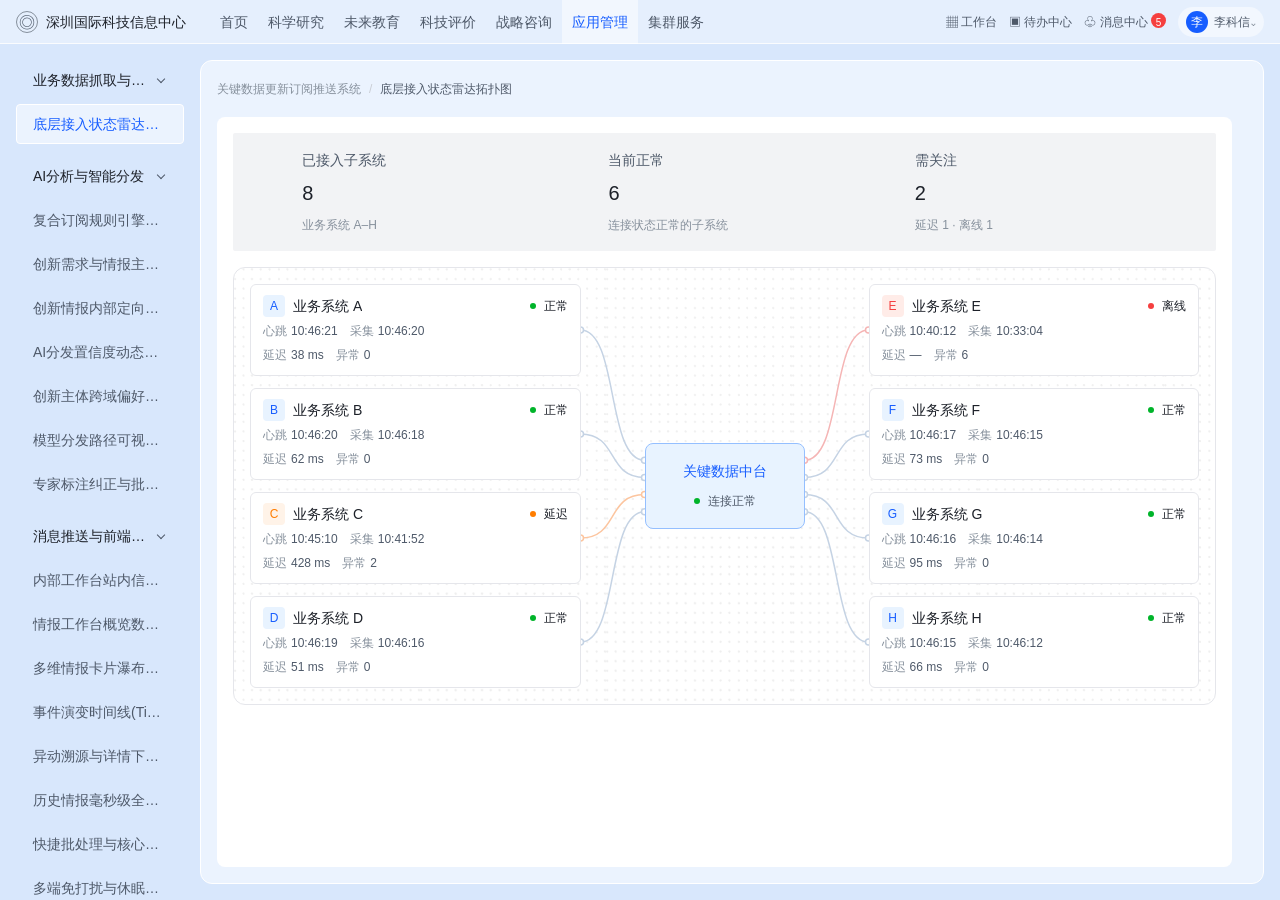
<file: apps/ai-distribution/index.html>
<!doctype html>
<html lang="zh-CN" data-workbench="ai">
<head>
<meta charset="utf-8">
<meta name="viewport" content="width=device-width, initial-scale=1">
<title>关键数据更新订阅推送系统</title>
<style>
:root{font-family:"PingFang SC","PingFang HK","Microsoft YaHei","Helvetica Neue",Arial,sans-serif;color:#1D2129;background:#D8E7FC;font-synthesis:none;--brand:#165DFF;--hover:#4080FF;--active:#0E42D2;--brand-light:#E8F3FF;--surface:#FFF;--module:#F7F8FA;--subtle:#F2F3F5;--border:#E5E6EB;--text2:#4E5969;--text3:#86909C;--disabled:#C9CDD4;--green:#00B42A;--orange:#FF7D00;--red:#F53F3F}
*{box-sizing:border-box}html,body{margin:0;height:100%;font-size:14px;line-height:22px;letter-spacing:0}button,input,select,textarea{font:inherit;color:inherit}button{cursor:pointer}.shell{height:100vh;display:grid;grid-template-columns:232px minmax(0,1fr);grid-template-rows:56px minmax(0,1fr);background:#D8E7FC}.topbar{grid-column:1/3;grid-row:1;background:#fff;border-bottom:1px solid var(--border);display:flex;align-items:center;justify-content:space-between;padding:0 24px}.brand{font-weight:600;color:#1D2129}.crumb{font-size:12px;color:var(--text3);margin-left:16px}.top-left,.top-right{display:flex;align-items:center}.user{font-size:12px;color:var(--text2)}.sidebar{grid-column:1;grid-row:2;background:#fff;border-right:1px solid var(--border);overflow:auto;padding:16px 8px}.side-title{font-size:12px;color:var(--text3);padding:0 12px 8px}.group{margin:16px 0 0}.group-name{font-size:12px;color:var(--text2);padding:0 12px 4px;font-weight:500}.nav-item{display:block;width:100%;height:36px;border:0;background:transparent;text-align:left;padding:0 12px;color:var(--text2);border-radius:4px;font-size:13px;white-space:nowrap;overflow:hidden;text-overflow:ellipsis}.nav-item:hover{background:var(--subtle);color:#1D2129}.nav-item:focus-visible,button:focus-visible,input:focus-visible,select:focus-visible,textarea:focus-visible{outline:2px solid #9BC2FF;outline-offset:1px}.nav-item.active{background:var(--brand-light);color:var(--brand);font-weight:500}.main{grid-column:2;grid-row:2;min-width:0;overflow:auto;padding:24px}.page{max-width:1440px;margin:0 auto;background:#fff;border:1px solid var(--border);border-radius:6px;min-height:100%;padding:24px}.page-head{display:flex;align-items:flex-start;justify-content:space-between;gap:16px;padding-bottom:16px;border-bottom:1px solid var(--border);margin-bottom:16px}.page-head h1{font-size:20px;line-height:28px;font-weight:600;margin:0 0 4px}.page-head p{font-size:12px;line-height:20px;color:var(--text3);margin:0}.section{margin-top:16px}.section-title{font-size:16px;line-height:24px;font-weight:600;margin:0 0 8px}.subtle{color:var(--text3);font-size:12px}.row{display:flex;align-items:center;gap:8px;flex-wrap:wrap}.row.between{justify-content:space-between}.row.end{justify-content:flex-end}.gap16{gap:16px}.btn{height:32px;padding:0 16px;border:1px solid var(--border);border-radius:4px;background:#fff;color:var(--text2);font-size:14px}.btn:hover{border-color:var(--hover);color:var(--brand)}.btn:active{border-color:var(--active);color:var(--active)}.btn.primary{background:var(--brand);border-color:var(--brand);color:#fff}.btn.primary:hover{background:var(--hover);border-color:var(--hover)}.btn.danger{color:var(--red);border-color:var(--border)}.btn:disabled{color:var(--disabled);background:var(--subtle);cursor:not-allowed}.control{height:32px;border:1px solid var(--border);border-radius:4px;background:#fff;padding:0 12px;min-width:140px}.control:focus,textarea.control:focus{border-color:var(--brand);box-shadow:0 0 0 2px var(--brand-light);outline:0}.control.wide{min-width:260px}.control.full{width:100%}textarea.control{height:96px;padding:8px 12px;resize:vertical}.field{display:grid;gap:8px;min-width:0}.field label{font-size:14px;line-height:22px;color:var(--text2)}.field small{font-size:12px;color:var(--text3)}.form-grid{display:grid;grid-template-columns:repeat(2,minmax(0,1fr));gap:16px}.form-grid .full-row{grid-column:1/-1}.divider{height:1px;background:var(--border);margin:16px 0}.table-wrap{width:100%;overflow:auto;border:1px solid var(--border);border-radius:4px}table{width:100%;border-collapse:collapse;text-align:left;white-space:nowrap}th,td{height:40px;padding:0 16px;border-bottom:1px solid var(--border);font-size:14px}th{background:var(--module);font-weight:500;color:var(--text2)}tbody tr:last-child td{border-bottom:0}tbody tr:hover{background:#FAFBFC}.link{border:0;background:none;color:var(--brand);padding:0;font-size:14px}.link:hover{color:var(--hover);text-decoration:underline}.status{display:inline-flex;align-items:center;gap:6px;white-space:nowrap}.status:before{content:"";width:6px;height:6px;border-radius:50%;background:var(--green)}.status.warn:before{background:var(--orange)}.status.error:before{background:var(--red)}.status.info:before{background:var(--brand)}.empty{padding:24px;text-align:center;color:var(--text3);font-size:12px}.notice{padding:12px 16px;background:#F7F8FA;border-left:3px solid var(--brand);color:var(--text2);font-size:12px}.metrics{display:grid;grid-template-columns:repeat(3,minmax(0,1fr));gap:0;margin:8px 0 16px}.metric{padding:8px 16px;border-right:1px solid var(--border)}.metric:first-child{padding-left:0}.metric:last-child{border:0}.metric label{display:block;font-size:12px;color:var(--text3);margin-bottom:4px}.metric strong{font-size:20px;font-weight:600;line-height:28px}.metric small{display:block;font-size:12px;color:var(--text3)}.split{display:grid;grid-template-columns:1fr 1fr;gap:16px}.block{background:var(--module);padding:16px;border-radius:4px}.block h3{font-size:14px;font-weight:600;margin:0 0 12px}.timeline{border-left:1px solid #C9CDD4;margin:8px 0 0 7px;padding-left:20px}.event{position:relative;padding:0 0 16px}.event:before{content:"";position:absolute;width:7px;height:7px;border:1px solid var(--brand);background:#fff;border-radius:50%;left:-24px;top:7px}.event:last-child{padding-bottom:0}.event time{font-size:12px;color:var(--text3);margin-right:10px}.event strong{font-weight:500}.event p{margin:4px 0 0;color:var(--text2)}.heatmap{display:grid;grid-template-columns:150px repeat(3,minmax(100px,1fr));gap:4px;max-width:760px}.heatmap div{min-height:40px;display:grid;place-items:center;padding:4px 8px;border-radius:4px;color:#1D2129;font-size:12px}.heatmap .axis{background:var(--module);color:var(--text2)}.heatmap .h1{background:#E8F3FF}.heatmap .h2{background:#C8DFFF}.heatmap .h3{background:#93BEFF}.heatmap .h4{background:#5A96F5;color:#fff}.rule-group{border:1px solid var(--border);border-radius:4px;padding:16px}.condition{display:grid;grid-template-columns:92px 1fr 130px 1fr;gap:8px;align-items:center;margin-top:8px}.condition select,.condition input{width:100%;min-width:0;height:32px;border:1px solid var(--border);border-radius:4px;background:#fff;padding:0 8px}.feed-item{padding:12px 0;border-bottom:1px solid var(--border)}.feed-item:last-child{border-bottom:0}.feed-title{font-weight:500}.feed-meta{font-size:12px;color:var(--text3);margin-top:4px}.highlight{color:var(--brand);font-weight:500}.bars{height:128px;display:flex;align-items:flex-end;gap:16px;border-bottom:1px solid var(--border);padding:8px 12px 0}.bar{flex:1;max-width:64px;background:#4180FD;border-radius:2px 2px 0 0;position:relative}.bar span{position:absolute;bottom:-24px;left:50%;transform:translateX(-50%);white-space:nowrap;color:var(--text3);font-size:11px}.mini-line{height:112px;width:100%;display:block}.mini-line polyline{fill:none;stroke:#4180FD;stroke-width:2}.bell{position:relative;display:inline-flex;align-items:center;gap:8px;border:1px solid var(--border);border-radius:4px;padding:4px 10px}.bell .red-dot{width:7px;height:7px;border-radius:50%;background:var(--red)}.marquee{overflow:hidden;white-space:nowrap;background:var(--module);border:1px solid var(--border);padding:8px 12px;margin-top:16px;color:var(--text2)}.popup-sample{position:relative;border:1px solid var(--border);border-radius:6px;padding:16px;max-width:360px;margin-top:16px}.popup-sample strong{display:block;margin-bottom:4px}.drawer-mask{position:fixed;inset:0;background:rgba(29,33,41,.28);display:none;z-index:20}.drawer-mask.open{display:block}.drawer{position:fixed;z-index:21;top:0;right:0;bottom:0;width:min(520px,calc(100vw - 48px));background:#fff;border-left:1px solid var(--border);padding:24px;transform:translateX(100%);transition:transform .18s;overflow:auto}.drawer.open{transform:translateX(0)}.drawer-head{display:flex;justify-content:space-between;align-items:center;border-bottom:1px solid var(--border);padding-bottom:16px;margin-bottom:16px}.drawer-head h2{font-size:16px;margin:0}.close{border:0;background:none;color:var(--text3);font-size:22px}.toast{position:fixed;top:16px;left:50%;z-index:30;transform:translate(-50%,-12px);opacity:0;background:#fff;border:1px solid var(--border);padding:8px 16px;border-radius:4px;color:var(--text2);transition:.16s;pointer-events:none}.toast.show{opacity:1;transform:translate(-50%,0)}.screen{display:none}.screen.active{display:block}.filterbar{display:flex;gap:8px;align-items:center;flex-wrap:wrap;margin-bottom:16px}.tag-text{color:var(--text2);font-size:12px}.checkbox{appearance:none;width:14px;height:14px;border:1px solid #C9CDD4;border-radius:2px;background:#fff;vertical-align:middle;cursor:pointer}.checkbox:hover{border-color:var(--hover)}.checkbox:checked{background:var(--brand);border-color:var(--brand)}.checkbox:checked:after{content:"✓";display:block;color:#fff;font-size:11px;line-height:12px;text-align:center}.checkbox:disabled{background:var(--subtle);border-color:var(--border);cursor:not-allowed}.slider{width:100%;accent-color:var(--brand)}
@media(max-width:1024px){.shell{grid-template-columns:64px minmax(0,1fr)}.side-title,.group-name{display:none}.sidebar{padding:12px 6px}.nav-item{font-size:0;text-align:center;padding:0}.nav-item:after{content:attr(data-short);font-size:12px}.page{padding:16px}.main{padding:16px}.topbar{padding:0 16px}}
@media(max-width:767px){.shell{grid-template-columns:1fr;grid-template-rows:52px 48px minmax(0,1fr)}.topbar{grid-column:1;grid-row:1}.sidebar{grid-column:1;grid-row:2;display:block;height:48px;overflow-x:auto;overflow-y:hidden;padding:4px 8px;border-right:0;border-bottom:1px solid var(--border);white-space:nowrap}.side-title{display:none}.group{display:inline-flex;align-items:center;margin:0 8px 0 0}.group-name{display:none}.nav-item{display:inline-block;width:auto;height:36px;padding:0 8px;font-size:12px}.nav-item:after{content:none}.main{grid-column:1;grid-row:3;padding:8px}.page{padding:16px;border-radius:4px}.crumb,.user{display:none}.page-head{display:block}.form-grid,.split{grid-template-columns:1fr}.condition{grid-template-columns:1fr 1fr}.condition .condition-label{grid-column:1/-1}.metrics{grid-template-columns:1fr}.metric{padding:8px 0;border-right:0;border-bottom:1px solid var(--border)}.heatmap{grid-template-columns:100px repeat(3,minmax(80px,1fr));overflow:auto}.table-wrap{max-width:100%}.page-head h1{font-size:20px}}
.topology-grid{position:relative;display:grid;grid-template-columns:minmax(0,1fr) 164px minmax(0,1fr);grid-template-rows:repeat(4,minmax(80px,auto));gap:12px 20px;align-items:stretch;padding:16px 0}.topology-wires{position:absolute;inset:0;width:100%;height:100%;pointer-events:none}.topology-wires line{stroke:#C9CDD4;stroke-width:1.4}.top-node{position:relative;z-index:1;display:block;width:100%;text-align:left;border:1px solid var(--border);border-radius:6px;background:#fff;padding:8px 12px}.top-node:hover{border-color:var(--hover)}.top-node-head{display:flex;justify-content:space-between;gap:8px;align-items:center}.top-node strong{font-weight:500;white-space:nowrap;overflow:hidden;text-overflow:ellipsis}.top-node-meta{display:flex;gap:12px;margin-top:4px;color:var(--text3);font-size:11px;white-space:nowrap}.hub-grid{position:relative;z-index:1;grid-column:2;grid-row:1/5;align-self:center;text-align:center;border:1px solid #C9CDD4;border-radius:6px;background:#fff;padding:16px 8px}.hub-grid strong{display:block;font-weight:600}.hub-grid span{display:block;margin-top:8px}@media(max-width:767px){.topology-grid{grid-template-columns:1fr;grid-template-rows:auto;gap:8px}.topology-wires{display:none}.top-node{grid-column:1!important;grid-row:auto!important}.hub-grid{grid-column:1;grid-row:1;display:flex;align-items:center;justify-content:space-between;padding:8px 12px}.hub-grid span{margin:0}}@media(prefers-reduced-motion:reduce){*,*:before,*:after{scroll-behavior:auto!important;transition:none!important;animation:none!important}}
.shell{height:100vh;display:grid;grid-template-columns:186px minmax(0,1fr);grid-template-rows:44px 40px minmax(0,1fr);background:#EAF2FF}.topbar{grid-column:1/3;grid-row:1;justify-content:flex-start;gap:26px;padding:0 16px;background:#E6F0FF;border-bottom:1px solid #D5E3F8;white-space:nowrap}.brand-area{display:flex;align-items:center;gap:8px;min-width:178px}.seal{width:22px;height:22px;border:1px solid #5477B5;border-radius:50%;display:grid;place-items:center;color:#315CA3;font-size:16px}.brand{font-size:13px;font-weight:600}.global-nav{display:flex;align-items:stretch;align-self:stretch;gap:0;flex:1}.global-item{height:44px;padding:0 12px;border:0;background:transparent;color:#4E5969;font-size:12px}.global-item:hover{background:#EAF3FF;color:var(--brand)}.global-item.selected{background:#D9E8FF;color:var(--brand);font-weight:600}.top-right{gap:12px;margin-left:auto}.top-tool{border:0;background:transparent;font-size:12px;color:#4E5969;white-space:nowrap;padding:0}.notify{display:inline-grid;place-items:center;background:#F53F3F;color:white;border-radius:9px;font-style:normal;font-size:10px;width:15px;height:15px}.user{display:flex;align-items:center;gap:6px;font-size:12px;padding:4px 9px;background:#F4F8FF;border-radius:18px}.avatar{display:inline-grid;place-items:center;width:22px;height:22px;border-radius:50%;background:var(--brand);color:white;font-style:normal}.app-strip{grid-column:1/3;grid-row:2;background:#fff;border-bottom:1px solid var(--border);display:flex;align-items:center;justify-content:space-between;padding:0 16px;font-size:12px}.app-strip strong{font-weight:600}.sidebar{grid-column:1;grid-row:3;background:linear-gradient(180deg,#DCE9FB,#D2E2FA);border-right:1px solid #CFDDF0;overflow:auto;padding:12px 8px}.group{margin:0 0 10px}.group-name{display:flex;align-items:center;width:100%;height:36px;border:0;background:none;text-align:left;padding:0 10px;color:#34445E;font-size:13px;font-weight:600}.group-icon{width:20px;font-size:15px;color:#516B94;margin-right:4px}.group-arrow{margin-left:auto;font-size:12px;color:#86909C}.group-items{display:grid;gap:2px;padding-left:4px}.nav-item{height:auto;min-height:34px;padding:6px 12px 6px 26px;border-radius:0 4px 4px 0;border-left:2px solid transparent;font-size:12px;line-height:18px;color:#3F506B;white-space:normal;text-align:left}.nav-item:hover{background:rgba(255,255,255,.48);color:var(--brand)}.nav-item.active{background:#F5F9FF;color:var(--brand);font-weight:600;border-left-color:var(--brand)}.main{grid-column:2;grid-row:3;padding:16px;min-width:0}.page{max-width:none;padding:20px;border-color:#DDE6F2}.page-head{padding-bottom:12px;margin-bottom:12px}.page-head h1{font-size:18px}.source-grid{display:grid;grid-template-columns:1fr 1fr;gap:16px;margin-bottom:16px}.condition[draggable="true"]{cursor:grab}.condition.dragging{opacity:.5}.marquee{position:relative}.marquee-text{display:inline-block;min-width:100%;animation:marquee-scroll 14s linear infinite}@keyframes marquee-scroll{0%{transform:translateX(100%)}100%{transform:translateX(-100%)}}.popup-sample{position:fixed;z-index:10;right:24px;bottom:24px;background:#fff}@media(max-width:767px){.popup-sample{right:12px;bottom:56px}}.feed-item{border:1px solid var(--border);border-radius:6px;padding:12px 16px;margin-bottom:8px;background:#fff}.feed-item:last-child{border-bottom:1px solid var(--border)}.feed-item[hidden]{display:none!important}
@media(max-width:1120px){.topbar{gap:10px}.brand-area{min-width:auto}.brand{display:none}.global-item{padding:0 7px}.source-grid{grid-template-columns:1fr}}
@media(max-width:767px){.shell{grid-template-columns:1fr;grid-template-rows:auto auto 44px minmax(0,1fr)}.topbar{grid-column:1;grid-row:1;height:auto;min-height:44px;overflow-x:auto}.global-nav{flex:none}.top-right{display:none}.app-strip{grid-column:1;grid-row:2;height:36px}.sidebar{grid-column:1;grid-row:3;display:block;height:44px;overflow-x:auto;overflow-y:hidden;padding:3px 6px;white-space:nowrap}.group{display:inline-block;vertical-align:top;margin:0 4px}.group-name{width:auto;height:36px}.group-items{display:none;position:absolute;z-index:5;background:#fff;border:1px solid var(--border);padding:4px;max-height:60vh;overflow:auto}.group:focus-within .group-items:not([hidden]){display:grid}.nav-item{padding:6px 10px}.main{grid-column:1;grid-row:4;padding:8px}.page{padding:16px}.source-grid{grid-template-columns:1fr}}
</style>
<style id="portal-embed-adapter">
html.portal-embedded .topbar { display: none; }
html.portal-embedded .shell { grid-template-rows: 0px 40px minmax(0, 1fr); }
html.portal-embedded .app-strip { gap: 8px; }
@media (max-width: 767px) {
  html.portal-embedded .shell { grid-template-rows: 0px 36px 44px minmax(0, 1fr); }
}
</style>
<link rel="stylesheet" href="design-adapter.css?v=20261103-global-control-review">
<link rel="stylesheet" href="../workbench-controls/controls.css?v=20261030-intel">
<link rel="stylesheet" href="../workbench-controls/surfaces.css?v=20261103-global-control-review">
<link rel="stylesheet" href="../workbench-controls/tables.css?v=20261102-layout-density">
<link rel="stylesheet" href="../workbench-controls/layout.css?v=20261102-scenario-layout">
<link rel="stylesheet" href="inbox.css?v=20261102-scenario-layout">
<link rel="stylesheet" href="../workbench-controls/hierarchy.css?v=20261103-heading-hierarchy">
<script src="inbox.js?v=20261103-heading-hierarchy"></script>
<script defer src="../workbench-controls/tables.js?v=20261102-layout-density"></script>
</head>
<body>
<div class="shell">
  <header class="topbar"><div class="brand-area"><span class="seal">◎</span><span class="brand">深圳国际科技信息中心</span></div><nav class="global-nav" aria-label="全局导航"><span class="global-item">首页</span><span class="global-item">科学研究</span><span class="global-item">未来教育</span><span class="global-item">科技评价</span><span class="global-item">战略咨询</span><span class="global-item selected" aria-current="page">应用管理</span><span class="global-item">集群服务</span></nav><div class="top-right"><button class="top-tool">▦ 工作台</button><button class="top-tool">▣ 待办中心</button><button class="top-tool">♧ 消息中心 <i class="notify">5</i></button><span class="user"><i class="avatar">李</i> 李科信⌄</span></div></header>
  <div class="app-strip"><strong>关键数据更新订阅推送系统</strong></div>
  <aside class="sidebar" id="sidebar"><nav id="navigation" aria-label="系统功能菜单"></nav></aside>
  <main class="main"><div class="page" id="page"></div></main>
</div>
<div class="drawer-mask" id="drawerMask"></div><aside class="drawer" id="drawer" aria-label="详情面板"></aside><div class="toast" id="toast" role="status" aria-live="polite"></div>
<script>
const topologyNodes=Object.freeze([
 ['业务系统 A','正常','10:46:21','10:46:20','38 ms','0'],
 ['业务系统 B','正常','10:46:20','10:46:18','62 ms','0'],
 ['业务系统 C','延迟','10:45:10','10:41:52','428 ms','2'],
 ['业务系统 D','正常','10:46:19','10:46:16','51 ms','0'],
 ['业务系统 E','离线','10:40:12','10:33:04','—','6'],
 ['业务系统 F','正常','10:46:17','10:46:15','73 ms','0'],
 ['业务系统 G','正常','10:46:16','10:46:14','95 ms','0'],
 ['业务系统 H','正常','10:46:15','10:46:12','66 ms','0']
].map(row=>Object.freeze(row)));
const topologyTone=row=>row[1]==='离线'?'error':row[1]==='延迟'?'warn':'normal';
function renderTopology(){
 const node=(row,index,column)=>`<button type="button" class="top-node" data-node="${index}" data-tone="${topologyTone(row)}" aria-haspopup="dialog" aria-controls="drawer" aria-expanded="false" style="grid-column:${column};grid-row:${index%4+1}"><span class="top-node-head"><span class="top-node-title"><span class="top-node-tile" aria-hidden="true">${String.fromCharCode(65+index)}</span><strong>${row[0]}</strong></span><span class="status ${topologyTone(row)==='normal'?'':topologyTone(row)}">${row[1]}</span></span><span class="top-node-meta"><span>心跳 <span class="top-node-value">${row[2]}</span></span><span>采集 <span class="top-node-value">${row[3]}</span></span></span><span class="top-node-meta"><span>延迟 <span class="top-node-value">${row[4]}</span></span><span>异常 <span class="top-node-value">${row[5]}</span></span></span></button>`;
 const links=topologyNodes.map((row,index)=>`<g class="topology-link" data-link-node="${index}" data-tone="${topologyTone(row)}"><path class="topology-path"/><circle class="topology-port topology-port-node" r="3"/><circle class="topology-port topology-port-hub" r="3"/></g>`).join('');
 return `<div class="section"><div class="metrics topology-metrics" role="group" aria-label="接入状态统计"><div class="metric"><label>已接入子系统</label><strong>8</strong><small>业务系统 A–H</small></div><div class="metric"><label>当前正常</label><strong>6</strong><small>连接状态正常的子系统</small></div><div class="metric"><label>需关注</label><strong>2</strong><small>延迟 1 · 离线 1</small></div></div><div class="topology-grid topology-canvas" role="group" aria-label="八个业务系统与关键数据中台的接入关系"><svg class="topology-wires" aria-hidden="true" focusable="false">${links}</svg>${topologyNodes.slice(0,4).map((row,index)=>node(row,index,1)).join('')}<div class="hub-grid"><strong>关键数据中台</strong><span class="status">连接正常</span></div>${topologyNodes.slice(4).map((row,index)=>node(row,index+4,3)).join('')}</div></div>`;
}
const pages=[
 {id:'topology',group:'业务数据抓取与接入',name:'底层接入状态雷达拓扑图',desc:'实时查看八个业务系统与中台的连接健康度和心跳状态。',body:renderTopology},
 {id:'rules',group:'AI分析与智能分发',name:'复合订阅规则引擎搭建',desc:'选择子系统消息来源和消息类型，并组合条件配置门户订阅。',body:()=>`<div class="section"><div class="rule-group gkx-primary-section"><h2 class="section-title gkx-module-title">订阅来源</h2><div class="source-grid"><div class="field"><label for="sourceSubsystem">来源子系统</label><select class="control full" id="sourceSubsystem"><option value="">请选择子系统</option>${'ABCDEFGH'.split('').map(x=>`<option>业务系统 ${x}</option>`).join('')}</select></div><div class="field"><label for="sourceEvent">消息类型</label><select class="control full" id="sourceEvent" disabled><option value="">请先选择子系统</option><option>数据更新</option><option>预警通知</option></select></div></div><div class="divider"></div><h2 class="section-title gkx-module-title">消息筛选条件</h2><div class="row"><span class="gkx-field-label">条件组关系</span><select class="control" aria-label="组内关系"><option>且</option><option>或</option></select><span class="gkx-field-label">组间关系</span><select class="control" aria-label="组间关系"><option>或</option><option>且</option></select><span class="subtle">拖动条件行可调整顺序</span></div><div class="condition"><span class="condition-label">条件 A</span><div class="condition-field condition-key"><select aria-label="条件A字段"><option>选择字段</option><option>情报标题</option><option>业务分类</option></select></div><div class="condition-field condition-operator"><select aria-label="条件A关系"><option>包含</option><option>等于</option></select></div><div class="condition-field condition-value"><input aria-label="条件A内容" placeholder="输入条件值"></div></div><div class="condition"><span class="condition-label">条件 B</span><div class="condition-field condition-key"><select aria-label="条件B字段"><option>选择字段</option><option>情报标题</option><option>业务分类</option></select></div><div class="condition-field condition-operator"><select aria-label="条件B关系"><option>包含</option><option>等于</option></select></div><div class="condition-field condition-value"><input aria-label="条件B内容" placeholder="输入条件值"></div></div><div class="condition"><span class="condition-label">条件 C</span><div class="condition-field condition-key"><select aria-label="条件C字段"><option>选择字段</option><option>情报标题</option><option>业务分类</option></select></div><div class="condition-field condition-operator"><select aria-label="条件C关系"><option>包含</option><option>等于</option></select></div><div class="condition-field condition-value"><input aria-label="条件C内容" placeholder="输入条件值"></div></div><div class="row end gkx-condition-actions"><button class="btn" data-action="condition">添加条件</button></div><div class="divider"></div><div class="row between"><div><strong>命中后的接收位置</strong><p class="subtle" style="margin:4px 0 0">门户消息中心 · 当前登录用户订阅流</p></div><div class="row"><button class="btn primary" data-action="save">保存订阅规则</button></div></div><div id="ruleResult" class="notice" hidden style="margin-top:16px"></div></div></div>`},
 {id:'collect',group:'AI分析与智能分发',name:'创新需求与情报主动征集窗口',desc:'提交技术动态线索或监控盲区。',body:()=>`<section class="section gkx-collect-layout"><div class="form-grid gkx-collect-form"><div class="field gkx-collect-kind"><label for="kind">提报内容</label><select class="control full" id="kind"><option>技术动态线索</option><option>监控盲区</option></select></div><div class="field gkx-collect-description"><label for="clue">线索描述</label><textarea class="control full" id="clue" placeholder="填写需要关注的技术动态或当前监控盲区"></textarea></div><div class="row end gkx-collect-actions"><button class="btn primary" data-action="submit">提交线索</button></div></div></section>`},
 {id:'workflow',group:'AI分析与智能分发',name:'创新情报内部定向批示流转',desc:'将重要情报在工作台内流转批示。',body:renderWorkflow},
 {id:'threshold',group:'AI分析与智能分发',name:'AI分发置信度动态阈值管控',desc:'调整模型触发分发的置信度阈值。',body:()=>`<div class="section" style="max-width:680px"><div class="field"><label for="thresholdRange">分发置信度阈值</label><div class="row"><input class="slider" id="thresholdRange" type="range" min="0" max="100" value="85" aria-label="分发置信度阈值"><strong id="thresholdValue">85%</strong></div><small>低于该阈值的识别结果不触发自动分发。</small></div><div id="thresholdExamples" class="section"><h2 class="section-title gkx-subsection-title">分发判断</h2><div class="row"><span class="status sample-score" data-score="92">识别分数 92% · 自动分发</span><span class="status warn sample-score" data-score="71">识别分数 71% · 不触发自动分发</span></div></div><div class="row end" style="margin-top:24px"><button class="btn primary" data-action="save">保存阈值</button></div></div>`},
 {id:'heatmap',group:'AI分析与智能分发',name:'创新主体跨域偏好关联挖掘',desc:'查看不同用户群关注点重合度形成的产业热力图。',body:()=>`<div class="section"><h2 class="section-title gkx-module-title">用户群关注重合度</h2><div class="heatmap" role="img" aria-label="用户群与产业方向关注重合度热力图"><div class="axis"></div><div class="axis">方向一</div><div class="axis">方向二</div><div class="axis">方向三</div><div class="axis">用户群 A</div><div class="h3">高</div><div class="h1">低</div><div class="h2">中</div><div class="axis">用户群 B</div><div class="h2">中</div><div class="h4">高</div><div class="h1">低</div><div class="axis">用户群 C</div><div class="h1">低</div><div class="h3">高</div><div class="h2">中</div></div></div>`},
 {id:'trace',group:'AI分析与智能分发',name:'模型分发路径可视化追踪地图',desc:'查看分发结果命中的规则与算法解释。',body:()=>`<div class="section"><div class="field" style="max-width:460px"><label for="traceRecord">分发记录</label><select id="traceRecord" class="control full"><option>分发记录 A</option><option>分发记录 B</option></select></div><div class="divider"></div><div class="gkx-detail-flow gkx-section-stack"><section class="gkx-primary-section"><h2 class="section-title gkx-module-title">处理路径</h2><div class="timeline"><div class="event"><strong>情报进入</strong><p>分发记录 A</p></div><div class="event"><strong>规则命中</strong><p>订阅规则 A</p></div><div class="event"><strong>算法识别</strong><p>识别依据 A</p></div><div class="event"><strong>分发结果</strong><p>触达结果 A</p></div></div></section><section class="gkx-primary-section"><h2 class="section-title gkx-module-title">命中说明</h2><div class="block">订阅条件匹配，识别结果达到当前分发阈值。</div></section></div></div>`},
 {id:'annotation',group:'AI分析与智能分发',name:'专家标注纠正与批量审核',desc:'纠正打标错误并批量审核标注结果。',body:renderAnnotations},
 {id:'inbox',group:'消息推送与前端展示',name:'内部工作台站内信与弹窗',desc:'展示站内信红点、弹窗提醒和跑马灯强提醒。',body:renderInbox},
 {id:'overview',group:'消息推送与前端展示',name:'情报工作台概览数字大盘',desc:'汇总当日订阅命中、高危预警和个人效能统计。',body:()=>`<div class="section"><div class="metrics"><div class="metric"><label>当日订阅命中数</label><strong>128</strong></div><div class="metric"><label>高危预警</label><strong>6</strong></div><div class="metric"><label>个人效能统计</label><strong>—</strong><small>暂无统计结果</small></div></div></div>`},
 {id:'feed',group:'消息推送与前端展示',name:'多维情报卡片瀑布流列表',desc:'按时间或紧急度排序，并按维度筛查情报。',body:()=>`<div class="section"><div class="filterbar"><select class="control" id="feedSort" aria-label="排序方式"><option value="time">按时间排序</option><option value="priority">按紧急度排序</option></select><select class="control" id="feedCategory" aria-label="分类筛查"><option value="all">全部分类</option><option value="政策资讯">政策资讯</option><option value="产业动态">产业动态</option></select></div><div id="feedList" class="gkx-result-grid">${[['重要情报 A','重要','10:42','政策资讯'],['情报 B','一般','10:18','产业动态'],['情报 C','一般','09:56','政策资讯']].map(r=>`<article class="feed-item" data-priority="${r[1]==='重要'?1:2}" data-time="${r[2]}" data-category="${r[3]}"><div class="row between"><h2 class="feed-title gkx-record-title">${r[0]}</h2><span class="status ${r[1]==='重要'?'warn':''}">${r[1]}</span></div><div class="feed-meta">${r[2]} · ${r[3]}</div></article>`).join('')}</div></div>`},
 {id:'timeline',group:'消息推送与前端展示',name:'事件演变时间线(Timeline)',desc:'按时间串联重点企业或技术的历史动态。',body:()=>`<div class="section"><div class="field" style="max-width:440px"><label for="timelineTarget">重点对象</label><select class="control full" id="timelineTarget"><option>技术方向 A</option><option>企业 B</option></select></div><div class="divider"></div><div class="timeline"><div class="event"><time>10:30</time><strong>技术进展更新</strong></div><div class="event"><time>09:10</time><strong>成果应用验证</strong></div><div class="event"><time>昨天 16:20</time><strong>技术布局形成</strong></div></div></div>`},
 {id:'drill',group:'消息推送与前端展示',name:'异动溯源与详情下钻面板',desc:'查看原始指标、变更前后差值和相关趋势。',body:renderDrillDashboard},
 {id:'search',group:'消息推送与前端展示',name:'历史情报毫秒级全文检索',desc:'搜索历史已推送情报并高亮命中关键词。',body:renderSearch},
 {id:'batch',group:'消息推送与前端展示',name:'快捷批处理与核心收藏夹',desc:'批量标为已读、跨应用分享并收藏高优情报。',body:renderBatch},
 {id:'quiet',group:'消息推送与前端展示',name:'多端免打扰与休眠期设置',desc:'设置静默时段；静默期间仅放行 S 级严重异动预警。',body:()=>`<div class="section" style="max-width:520px"><div class="field"><label for="quietToggle">免打扰</label><label class="gkx-switch-label" for="quietToggle"><input class="gkx-switch" role="switch" aria-label="启用静默时段" aria-controls="quietStart quietEnd" id="quietToggle" type="checkbox" checked><span>启用静默时段</span></label></div><div class="form-grid" style="margin-top:16px"><div class="field"><label for="quietStart">开始时间</label><input class="control" id="quietStart" type="time"></div><div class="field"><label for="quietEnd">结束时间</label><input class="control" id="quietEnd" type="time"></div></div><div class="notice" style="margin-top:16px">静默期间仅放行 S 级严重异动预警。</div><div class="row end" style="margin-top:24px"><button class="btn primary" data-action="save">保存设置</button></div></div>`},
 {id:'monitor',group:'消息推送与前端展示',name:'运维级全局效能与监控大屏',desc:'查看消息触达率、延迟和各推送通道健康度。',body:()=>`<div class="section"><div class="metrics"><div class="metric"><label>消息触达率</label><strong>96.8%</strong></div><div class="metric"><label>消息延迟</label><strong>286 ms</strong></div><div class="metric"><label>通道健康度</label><strong>3 / 4</strong></div></div><div class="table-wrap"><table id="aiChannelHealthTable"><thead><tr><th>推送通道</th><th>健康状态</th></tr></thead><tbody>${channelHealthState.map(r=>`<tr data-channel-id="${r.id}"><td>${r.name}</td><td><span class="status ${r.status==='异常'?'error':''}">${r.status}</span></td></tr>`).join('')}</tbody></table></div></div>`},
 {id:'broadcast',group:'消息推送与前端展示',name:'运维级全量广播与干预后台',desc:'发布全局紧急公告或撤回错误发送的情报。',body:renderBroadcast},
];
const nav=document.getElementById('navigation'),page=document.getElementById('page'),toast=document.getElementById('toast'),drawer=document.getElementById('drawer'),drawerMask=document.getElementById('drawerMask');let current='topology';
const groups=[...new Set(pages.map(p=>p.group))];
nav.innerHTML=groups.map((g,i)=>`<section class="group"><button class="group-name" aria-expanded="true" title="${g}" aria-label="${g}"><span class="group-icon">${['⌂','◈','◇'][i]}</span><span class="group-label">${g}</span><span class="group-arrow">⌄</span></button><div class="group-items">${pages.filter(p=>p.group===g).map(p=>`<button class="nav-item" data-page="${p.id}" data-short="${p.name.slice(0,2)}" title="${p.name}" aria-label="${p.name}">${p.name}</button>`).join('')}</div></section>`).join('');
function openPage(id){window.GKXInbox?.unbind();current=id;const p=pages.find(x=>x.id===id);document.querySelectorAll('.nav-item').forEach(n=>{const active=n.dataset.page===id;n.classList.toggle('active',active);if(active)n.setAttribute('aria-current','page');else n.removeAttribute('aria-current')});page.innerHTML=`<header class="page-head"><div><h1>${p.name}</h1><p>${p.desc}</p></div></header>${p.body()}`;bindPage();document.querySelector('.main').scrollTop=0;}
let toastTimer;
function showToast(message,tone='info'){if(window.GKXSurface?.notify){window.GKXSurface.notify(message,{tone});return}clearTimeout(toastTimer);toast.textContent=message;toast.classList.add('show');toastTimer=setTimeout(()=>toast.classList.remove('show'),3000)}
function markFieldError(field,message){window.GKXControls?.setInvalid(field,message);if(!window.GKXControls)showToast(message);field.focus();}
function closeDrawer(){drawer.classList.remove('open');drawerMask.classList.remove('open')}

const flowState=[
 {id:'flow-a',title:'重点情报 A',importance:'重要',status:'待批示',recipient:'',instruction:'',events:[]},
 {id:'flow-b',title:'重点情报 B',importance:'重要',status:'流转中',recipient:'业务负责人',instruction:'',events:[{time:'10:30',label:'发起批示',detail:'流转对象：业务负责人'},{time:'10:42',label:'流转中',detail:''}]}
];
const annotationState=[['情报 A','技术动态'],['情报 B','政策资讯'],['情报 C','产业发展']].map((r,i)=>({id:'annotation-'+(i+1),title:r[0],label:r[1],correction:r[1],reviewed:false}));
const batchState=[['情报 A','高','未读',false],['情报 B','一般','未读',false],['情报 C','高','已读',true]].map((r,i)=>({id:'batch-'+(i+1),title:r[0],priority:r[1],status:r[2],favorite:r[3]}));
const broadcastState=[{id:'sent-a',title:'已发送情报 A',retracted:false},{id:'sent-b',title:'已发送情报 B',retracted:false}];
const channelHealthState=[
 {id:'channel-inbox',name:'站内信',status:'正常'},
 {id:'channel-sms',name:'短信',status:'正常'},
 {id:'channel-email',name:'邮件',status:'异常'},
 {id:'channel-office',name:'协同办公软件',status:'正常'}
];
const searchRecords=[['技术进展跟踪','政策服务系统','10:42'],['产业政策动态','科技企业系统','昨天 16:20']].map(r=>({title:r[0],source:r[1],time:r[2],body:'近期技术进展及相关政策信息。'}));
let searchQuery='技术',broadcastSerial=0;
const escapeHTML=value=>String(value).replace(/[&<>"']/g,c=>({'&':'&amp;','<':'&lt;','>':'&gt;','"':'&quot;',"'":'&#39;'}[c]));
const shortText=value=>`<span class="gkx-truncate" title="${escapeHTML(value)}">${escapeHTML(value)}</span>`;
const aiTableControllers=new WeakMap();
const aiTableDefinitions=[
 {id:'aiWorkflowTable',label:'情报流转列表',searchLabel:'情报关键词',placeholder:'搜索情报标题、流转对象或批示内容',emptyText:'暂无匹配的流转记录',filters:[
  {key:'importance',label:'重要程度',options:[{value:'',label:'全部重要程度'},'重要']},
  {key:'status',label:'流转状态',options:[{value:'',label:'全部流转状态'},'待批示','流转中']}
 ],read(row){const record=flowState.find(item=>item.id===row.dataset.flowId);return {text:record?[record.title,record.importance,record.status,record.recipient,record.instruction].join(' '):row.textContent,values:{importance:record?.importance??'',status:record?.status??''}}}},
 {id:'aiAnnotationTable',label:'情报标注列表',searchLabel:'情报关键词',placeholder:'搜索情报内容、当前标签或纠正标签',emptyText:'暂无匹配的标注记录',selectable:true,filters:[
  {key:'reviewed',label:'审核状态',options:[{value:'',label:'全部审核状态'},{value:'pending',label:'待审核'},{value:'reviewed',label:'已审核'}]}
 ],read(row){const record=annotationState.find(item=>item.id===row.dataset.annotationId);return {text:record?[record.title,record.label,record.correction,record.reviewed?'已审核':'待审核'].join(' '):row.textContent,values:{reviewed:record?.reviewed?'reviewed':'pending'}}}},
 {id:'aiBatchTable',label:'情报批处理列表',searchLabel:'情报关键词',placeholder:'搜索情报标题',emptyText:'暂无匹配的情报',selectable:true,filters:[
  {key:'priority',label:'紧急度',options:[{value:'',label:'全部紧急度'},'高','一般']},
  {key:'status',label:'阅读状态',options:[{value:'',label:'全部阅读状态'},'未读','已读']},
  {key:'favorite',label:'收藏状态',options:[{value:'',label:'全部收藏状态'},{value:'true',label:'已收藏'},{value:'false',label:'未收藏'}]}
 ],read(row){const record=batchState.find(item=>item.id===row.dataset.batchId);return {text:record?[record.title,record.priority,record.status,record.favorite?'已收藏':'未收藏'].join(' '):row.textContent,values:{priority:record?.priority??'',status:record?.status??'',favorite:String(Boolean(record?.favorite))}}}},
 {id:'aiChannelHealthTable',label:'推送通道健康列表',searchLabel:'通道关键词',placeholder:'搜索推送通道',emptyText:'暂无匹配的推送通道',filters:[
  {key:'status',label:'健康状态',options:[{value:'',label:'全部健康状态'},'正常','异常']}
 ],read(row){const record=channelHealthState.find(item=>item.id===row.dataset.channelId);return {text:record?[record.name,record.status].join(' '):row.textContent,values:{status:record?.status??''}}}},
 {id:'aiBroadcastTable',label:'已发送情报列表',searchLabel:'情报关键词',placeholder:'搜索已发送情报内容',emptyText:'暂无匹配的已发送情报',filters:[
  {key:'status',label:'发送状态',options:[{value:'',label:'全部发送状态'},{value:'sent',label:'已发送'},{value:'retracted',label:'已撤回'}]}
 ],read(row){const record=broadcastState.find(item=>item.id===row.dataset.broadcastId);return {text:record?[record.title,record.retracted?'已撤回':'已发送'].join(' '):row.textContent,values:{status:record?.retracted?'retracted':'sent'}}}}
];
function visibleTableRows(table){return table?(aiTableControllers.get(table)?.visibleRows()??[...table.querySelectorAll('tbody > tr')].filter(row=>!row.hidden)):[]}
function visibleTableChecks(){return visibleTableRows(page.querySelector('table[data-ai-selectable]')).flatMap(row=>[...row.querySelectorAll('.row-check')])}
function updateTableSelection(){
 const table=page.querySelector('table[data-ai-selectable]'),visibleRows=new Set(visibleTableRows(table)),checks=visibleTableChecks();
 table?.querySelectorAll('.row-check').forEach(check=>{if(!visibleRows.has(check.closest('tr')))check.checked=false});
 const selected=checks.filter(check=>check.checked).length;
 for(const id of ['selectedCount','annotationCount']){const count=document.getElementById(id);if(count)count.textContent=`已选择 ${selected} 条`}
 const master=table?.querySelector('.select-all');if(master){master.checked=checks.length>0&&selected===checks.length;master.indeterminate=selected>0&&selected<checks.length;master.disabled=checks.length===0}
 page.querySelectorAll('[data-requires-selection],[data-action="clearSelection"]').forEach(button=>button.disabled=selected===0);
}
function bindTableLists(){
 if(!window.GKXTables)return;
 for(const options of aiTableDefinitions){const table=document.getElementById(options.id);if(!table)continue;const controller=window.GKXTables.mount(table,{...options,actions:()=>page.querySelector(`[data-table-actions="${options.id}"]`),onViewChange:updateTableSelection});aiTableControllers.set(table,controller)}
 updateTableSelection();
}
function refreshTableList(id,preferred){
 const table=document.getElementById(id);if(!table)return;
 window.GKXTables?.refresh(table,{reason:'data'});updateTableSelection();
 if(preferred)queueMicrotask(()=>{if(table.isConnected)window.GKXTables?.ensureFocus(table,preferred)});
}
function selectionBar(id,actions=''){return `<div class="gkx-selection-bar"><div class="row"><span id="${id}" class="data-count" role="status" aria-live="polite">已选择 0 条</span>${actions}<button class="link" data-action="clearSelection" disabled>取消选择</button></div></div>`}
function renderWorkflow(){return `<div class="section"><div class="table-wrap"><table id="aiWorkflowTable"><thead><tr><th>情报标题</th><th>重要程度</th><th>流转状态</th><th data-operation-column>操作</th></tr></thead><tbody>${flowState.map(r=>`<tr data-flow-id="${r.id}"><td class="intel-title-cell">${shortText(r.title)}</td><td>${r.importance}</td><td><span class="status ${r.status==='待批示'?'warn':'info'}">${r.status}</span></td><td><button class="link" data-action="${r.status==='待批示'?'circulate':'viewFlow'}">${r.status==='待批示'?'发起批示':'查看流转'}</button></td></tr>`).join('')}</tbody></table></div></div>`}
function renderAnnotations(){return `<div class="section"><div data-table-actions="aiAnnotationTable"><button class="btn primary" data-action="review" data-requires-selection disabled>提交审核</button></div><div class="table-wrap"><table id="aiAnnotationTable" data-ai-selectable><thead><tr><th style="width:52px"><input class="checkbox select-all" type="checkbox" aria-label="全选本页标注"></th><th>情报内容</th><th>当前标签</th><th>纠正标签</th><th>审核状态</th></tr></thead><tbody>${annotationState.map((r,i)=>`<tr data-annotation-id="${r.id}"><td><span class="annotation-peer"><input class="checkbox row-check" type="checkbox" aria-label="选择第${i+1}条"></span></td><td class="intel-title-cell"><span class="annotation-peer">${shortText(r.title)}</span></td><td><span class="annotation-peer"><span class="gkx-tag">${escapeHTML(r.label)}</span></span></td><td><input class="control" id="annotationCorrection${i+1}" data-correction-id="${r.id}" value="${escapeHTML(r.correction)}" aria-label="纠正${r.title}标签"></td><td><span class="annotation-peer"><span class="status ${r.reviewed?'':'warn'}">${r.reviewed?'已审核':'待审核'}</span></span></td></tr>`).join('')}</tbody></table></div>${selectionBar('annotationCount')}<div id="annotationResult" class="notice" hidden style="margin-top:16px" aria-live="polite"></div></div>`}
function renderBatch(){return `<div class="section"><div class="table-wrap"><table id="aiBatchTable" data-ai-selectable><thead><tr><th style="width:52px"><input class="checkbox select-all" type="checkbox" aria-label="全选本页情报"></th><th>情报</th><th>紧急度</th><th>状态</th><th data-operation-column>收藏</th></tr></thead><tbody>${batchState.map(r=>`<tr data-batch-id="${r.id}"><td><input class="checkbox batch-check row-check" type="checkbox" aria-label="选择${r.title}"></td><td class="intel-title-cell">${shortText(r.title)}</td><td>${r.priority}</td><td>${r.status}</td><td><button class="link" data-action="toggleFavorite" aria-pressed="${r.favorite}">${r.favorite?'取消收藏':'收藏'}</button></td></tr>`).join('')}</tbody></table></div>${selectionBar('selectedCount','<button class="link" data-action="read" data-requires-selection disabled>标为已读</button><button class="link" data-action="share" data-requires-selection disabled>跨应用分享</button><button class="link" data-action="favorite" data-requires-selection disabled>收藏</button>')}<div id="batchResult" class="notice" hidden style="margin-top:16px" aria-live="polite"></div></div>`}
function renderSearch(){return `<div class="section"><form id="searchForm" class="gkx-filter-form" role="search"><label class="field" for="searchText"><span>情报关键词</span><input class="control wide" id="searchText" value="${escapeHTML(searchQuery)}" aria-label="搜索历史情报" autocomplete="off"></label><div class="row"><button class="btn primary" type="submit" data-action="search">查询</button><button class="btn" type="reset" id="resetSearch">重置</button></div><span id="searchCount" class="data-count gkx-query-count" role="status" aria-live="polite">共 ${searchRecords.length} 条</span></form><div id="searchResults" class="gkx-result-grid"></div></div>`}
function renderInbox(){return window.GKXInbox.render()}
function browseInboxIntelligence(id){
 openPage(id);
 const returnBar=document.createElement('div');returnBar.className='gkx-inbox-return';
 const back=document.createElement('button');back.type='button';back.className='link';back.textContent='返回工作台消息';
 back.addEventListener('click',()=>{openPage('inbox');window.GKXInbox.focusMessage()});
 returnBar.append(back);page.querySelector('.page-head').after(returnBar);back.focus({preventScroll:true});
}
function broadcastRow(r){return `<tr data-broadcast-id="${r.id}"><td class="intel-title-cell">${shortText(r.title)}</td><td><span class="status ${r.retracted?'warn':''}">${r.retracted?'已撤回':'已发送'}</span></td><td><button class="link" data-action="retract" ${r.retracted?'disabled':''}>${r.retracted?'已撤回':'撤回'}</button></td></tr>`}
function renderBroadcast(){return `<div class="section gkx-broadcast-workspace"><div class="gkx-broadcast-grid gkx-section-stack"><section class="gkx-flow-section gkx-primary-section gkx-broadcast-compose"><div class="row between gkx-broadcast-heading gkx-module-header" style="margin-bottom:16px"><h2 class="section-title gkx-module-title">全量广播</h2><button class="btn primary" data-action="broadcast">发布全量广播</button></div><div class="field"><label for="announcement">紧急公告内容</label><textarea class="control full" id="announcement" placeholder="填写需要向全体用户发布的公告"></textarea></div></section><section class="gkx-flow-section gkx-primary-section gkx-broadcast-records"><h2 class="section-title gkx-module-title">已发送情报</h2><div class="table-wrap"><table id="aiBroadcastTable"><thead><tr><th>情报</th><th>发送状态</th><th data-operation-column>操作</th></tr></thead><tbody>${broadcastState.map(broadcastRow).join('')}</tbody></table></div></section></div></div>`}
function highlightText(value,query){const fragment=document.createDocumentFragment(),lower=value.toLocaleLowerCase(),needle=query.toLocaleLowerCase();let start=0,index=needle?lower.indexOf(needle):-1;while(index>=0){fragment.append(document.createTextNode(value.slice(start,index)));const mark=document.createElement('span');mark.className='highlight';mark.textContent=value.slice(index,index+query.length);fragment.append(mark);start=index+query.length;index=lower.indexOf(needle,start)}fragment.append(document.createTextNode(value.slice(start)));return fragment}
function updateSearch(query){searchQuery=query.trim();const results=document.getElementById('searchResults');if(!results)return;const needle=searchQuery.toLocaleLowerCase(),matches=searchRecords.filter(r=>[r.title,r.source,r.time,r.body].join(' ').toLocaleLowerCase().includes(needle));results.replaceChildren();for(const r of matches){const article=document.createElement('article');article.className='feed-item';const title=document.createElement('h2');title.className='feed-title gkx-record-title';title.append(highlightText(r.title,searchQuery));const meta=document.createElement('div');meta.className='feed-meta';meta.append(highlightText(`来源：${r.source} · ${r.time}`,searchQuery));const body=document.createElement('p');body.append(highlightText(r.body,searchQuery));article.append(title,meta,body);results.append(article)}if(!matches.length){const empty=document.createElement('div');empty.className='empty';empty.textContent=searchQuery?`没有匹配“${searchQuery}”的历史情报，请修改关键词后重试。`:'暂无历史情报。';results.append(empty)}document.getElementById('searchCount').textContent=`共 ${matches.length} 条`}
async function retractIntel(button){const row=button.closest('tr'),record=broadcastState.find(r=>r.id===row?.dataset.broadcastId);if(!record||record.retracted||record.pending)return;record.pending=true;try{if(!await confirmAction('确认撤回这条已发送情报？'))return;record.retracted=true;row.cells[1].innerHTML='<span class="status warn">已撤回</span>';button.textContent='已撤回';row.cells[1].tabIndex=-1;row.cells[1].focus({preventScroll:true});refreshTableList('aiBroadcastTable',row.cells[1]);showToast('情报已撤回','success')}finally{record.pending=false;button.disabled=record.retracted}}


const drillComparison={before:120,after:156};
let drillResizeObserver=null;
function renderDrillDashboard(){
 const {before,after}=drillComparison,delta=after-before,rate=delta/before*100;
 return `<section class="drill-dashboard" aria-labelledby="drillContextTitle">
  <header class="drill-context"><h2 id="drillContextTitle" class="gkx-module-title gkx-module-title-plain">监测指标</h2><span>指标变动详情</span></header>
  <div class="metrics drill-metrics" role="group" aria-label="监测指标变化统计">
   <div class="metric drill-metric-card"><label>变化前</label><strong id="drillBeforeValue">${before}</strong><small>对比基准</small></div>
   <div class="metric drill-metric-card"><label>变化后</label><strong id="drillAfterValue">${after}</strong><small>较变化前增加 ${delta}</small></div>
   <div class="metric drill-metric-card"><label>变化量</label><strong id="drillDeltaValue">+${delta}</strong><small>变化幅度 <span>+${rate}%</span></small></div>
  </div>
  <div class="drill-panel-grid">
   <section class="drill-chart-card" aria-labelledby="drillChartHeading">
    <header class="drill-card-head"><div class="drill-title-group"><h3 id="drillChartHeading" class="gkx-subsection-title">前后数值对比</h3><span class="drill-chart-legend"><i aria-hidden="true"></i>监测指标</span></div><div class="drill-chart-switch" role="group" aria-label="图表类型"><button type="button" class="drill-view-button" data-drill-view="line" aria-pressed="true">变化连线</button><button type="button" class="drill-view-button" data-drill-view="bar" aria-pressed="false">前后对比</button></div></header>
    <div class="drill-chart-stage" id="drillChartStage"><svg class="drill-chart-svg" id="drillComparisonChart" role="group" aria-labelledby="drillChartTitle drillChartDescription"><title id="drillChartTitle">监测指标前后数值对比</title><desc id="drillChartDescription">变化前${before}，变化后${after}，变化量增加${delta}，变化幅度增加${rate}%。</desc></svg><div class="drill-chart-tooltip" id="drillChartTooltip" role="tooltip" hidden></div></div>
   </section>
   <section class="drill-detail-card" aria-labelledby="drillDetailHeading"><header class="drill-card-head"><h3 id="drillDetailHeading" class="gkx-subsection-title">对比明细</h3></header><table class="drill-data-table" id="drillComparisonData"><caption>监测指标前后数值及变化量</caption><thead><tr><th scope="col">对比项</th><th scope="col">数值</th></tr></thead><tbody><tr><th scope="row">变化前</th><td>${before}</td></tr><tr><th scope="row">变化后</th><td>${after}</td></tr><tr><th scope="row">变化量</th><td class="drill-change-value">+${delta}</td></tr><tr><th scope="row">变化幅度</th><td class="drill-change-value">+${rate}%</td></tr></tbody></table></section>
  </div>
 </section>`;
}
function bindDrillDashboard(){
 drillResizeObserver?.disconnect();drillResizeObserver=null;
 const root=page.querySelector('.drill-dashboard');if(!root)return;
 const svg=root.querySelector('#drillComparisonChart'),stage=root.querySelector('#drillChartStage'),tooltip=root.querySelector('#drillChartTooltip');
 const values=[{label:'变化前',value:drillComparison.before},{label:'变化后',value:drillComparison.after}],delta=drillComparison.after-drillComparison.before,rate=delta/drillComparison.before*100;
 let mode='line',activePoint=null,coordinates=[];
 function hideTooltip(){tooltip.hidden=true;svg.querySelectorAll('[data-drill-point]').forEach(point=>point.removeAttribute('aria-describedby'));}
 function showTooltip(index){
  const entry=values[index],position=coordinates[index];if(!position)return;
  tooltip.replaceChildren();const label=document.createElement('span');label.textContent=entry.label;const value=document.createElement('strong');value.textContent=String(entry.value);tooltip.append(label,value);
  if(index===1){const detail=document.createElement('small');detail.textContent=`较变化前 +${delta}（+${rate}%）`;tooltip.append(detail)}
  tooltip.hidden=false;activePoint=index;
  const left=Math.min(Math.max(8,position.x+12),Math.max(8,stage.clientWidth-tooltip.offsetWidth-8));
  const top=position.y-tooltip.offsetHeight-12;
  tooltip.style.left=`${left}px`;tooltip.style.top=`${Math.min(stage.clientHeight-tooltip.offsetHeight-8,Math.max(8,top<8?position.y+12:top))}px`;
  svg.querySelector(`[data-drill-point="${index}"]`)?.setAttribute('aria-describedby',tooltip.id);
 }
 function draw(){
  const focused=svg.contains(document.activeElement)?document.activeElement.closest('[data-drill-point]')?.dataset.drillPoint:null;
  const width=Math.max(240,Math.round(stage.clientWidth||520)),height=206,left=42,right=24,top=18,bottom=38,plotWidth=width-left-right,baseline=height-bottom,plotHeight=baseline-top;
  coordinates=values.map((entry,index)=>({x:left+plotWidth*(index===0 ? .2 : .8),y:baseline-entry.value/200*plotHeight}));
  const ticks=[0,50,100,150,200];
  let content=`<title id="drillChartTitle">监测指标前后数值对比</title><desc id="drillChartDescription">变化前${values[0].value}，变化后${values[1].value}，变化量增加${delta}，变化幅度增加${rate}%。可使用Tab聚焦数值，左右方向键切换前后项。</desc>`;
  content+=`<defs><linearGradient id="drillAreaFill" x1="0" y1="0" x2="0" y2="1"><stop offset="0%" stop-color="#165dff" stop-opacity=".18"/><stop offset="100%" stop-color="#165dff" stop-opacity=".03"/></linearGradient></defs><g class="drill-grid-lines" aria-hidden="true">${ticks.map(tick=>{const y=baseline-tick/200*plotHeight;return `<line x1="${left}" y1="${y}" x2="${width-right}" y2="${y}"/><text x="${left-10}" y="${y+4}" text-anchor="end">${tick}</text>`}).join('')}<text x="${left-10}" y="12" text-anchor="end">数值</text></g>`;
  content+=`<line class="drill-chart-baseline" x1="${left}" y1="${baseline}" x2="${width-right}" y2="${baseline}" aria-hidden="true"/>`;
  if(mode==='line')content+=`<path class="drill-chart-area" d="M ${coordinates[0].x} ${baseline} L ${coordinates[0].x} ${coordinates[0].y} L ${coordinates[1].x} ${coordinates[1].y} L ${coordinates[1].x} ${baseline} Z" fill="url(#drillAreaFill)" aria-hidden="true"/><path class="drill-chart-line" d="M ${coordinates[0].x} ${coordinates[0].y} L ${coordinates[1].x} ${coordinates[1].y}" aria-hidden="true"/>`;
  content+=values.map((entry,index)=>{const {x,y}=coordinates[index],barWidth=Math.min(56,plotWidth*.18);return `<g class="drill-chart-point" data-drill-point="${index}" tabindex="0" role="img" aria-label="${entry.label}，数值${entry.value}">${mode==='bar'?`<rect class="drill-chart-bar" x="${x-barWidth/2}" y="${y}" width="${barWidth}" height="${baseline-y}" rx="2" fill="${index===0?'#94bfff':'#165dff'}"/><rect class="drill-point-ring" x="${x-barWidth/2-3}" y="${y-3}" width="${barWidth+6}" height="${baseline-y+6}" rx="4"/>`:`<circle class="drill-point-hit" cx="${x}" cy="${y}" r="16"/><circle class="drill-point-ring" cx="${x}" cy="${y}" r="10"/><circle class="drill-point-dot" cx="${x}" cy="${y}" r="4"/>`}<text class="drill-point-value" x="${x}" y="${y-13}" text-anchor="middle">${entry.value}</text></g><g class="drill-chart-x-label" aria-hidden="true"><line x1="${x}" y1="${baseline}" x2="${x}" y2="${baseline+4}"/><text x="${x}" y="${baseline+25}" text-anchor="middle">${entry.label}</text></g>`}).join('');
  svg.setAttribute('viewBox',`0 0 ${width} ${height}`);svg.innerHTML=content;
  svg.querySelectorAll('[data-drill-point]').forEach(point=>{
   const index=Number(point.dataset.drillPoint);
   point.addEventListener('pointerenter',()=>showTooltip(index));point.addEventListener('focus',()=>showTooltip(index));
   point.addEventListener('pointerleave',()=>{if(document.activeElement!==point){activePoint=null;hideTooltip()}});point.addEventListener('blur',()=>{activePoint=null;hideTooltip()});
   point.addEventListener('click',()=>point.focus({preventScroll:true}));
   point.addEventListener('keydown',event=>{const keys=['ArrowLeft','ArrowRight','Home','End'];if(keys.includes(event.key)){event.preventDefault();const next=event.key==='Home'?0:event.key==='End'?1:event.key==='ArrowLeft'?Math.max(0,index-1):Math.min(1,index+1);svg.querySelector(`[data-drill-point="${next}"]`)?.focus({preventScroll:true})}else if(event.key==='Escape'){event.preventDefault();event.stopPropagation();activePoint=null;hideTooltip()}});
  });
  if(focused!==null&&focused!==undefined)svg.querySelector(`[data-drill-point="${focused}"]`)?.focus({preventScroll:true});else if(activePoint!==null)showTooltip(activePoint);
 }
 root.querySelectorAll('[data-drill-view]').forEach(button=>button.addEventListener('click',()=>{if(mode===button.dataset.drillView)return;mode=button.dataset.drillView;root.querySelectorAll('[data-drill-view]').forEach(option=>option.setAttribute('aria-pressed',String(option===button)));activePoint=null;hideTooltip();draw()}));
 draw();
 if(typeof ResizeObserver==='function'){drillResizeObserver=new ResizeObserver(()=>draw());drillResizeObserver.observe(stage)}
}

let cleanupTopologyCanvas=null;
function bindTopologyCanvas(){
 cleanupTopologyCanvas?.();cleanupTopologyCanvas=null;
 const canvas=page.querySelector('.topology-canvas');
 if(!canvas)return;
 const svg=canvas.querySelector('.topology-wires'),hub=canvas.querySelector('.hub-grid');
 const nodes=[...canvas.querySelectorAll('[data-node]')];
 const links=new Map([...svg.querySelectorAll('[data-link-node]')].map(link=>[link.dataset.linkNode,link]));
 const events=new AbortController();
 let disposed=false,frame=0,hovered=null,focused=null,selected=null;
 const highlight=()=>nodes.forEach(node=>{
  const id=node.dataset.node,active=id===hovered||id===focused||id===selected;
  node.classList.toggle('is-highlighted',active);
  node.classList.toggle('is-selected',id===selected);
  node.setAttribute('aria-expanded',String(id===selected));
  links.get(id)?.classList.toggle('is-active',active);
 });
 const targetNode=target=>target instanceof Element?target.closest('.top-node[data-node]'):null;
 canvas.addEventListener('pointerover',event=>{const node=targetNode(event.target);if(node){hovered=node.dataset.node;highlight()}},{signal:events.signal});
 canvas.addEventListener('pointerout',event=>{const node=targetNode(event.target),next=targetNode(event.relatedTarget);if(node&&node!==next){hovered=next?.dataset.node??null;highlight()}},{signal:events.signal});
 canvas.addEventListener('pointerleave',()=>{hovered=null;highlight()},{signal:events.signal});
 canvas.addEventListener('focusin',event=>{focused=targetNode(event.target)?.dataset.node??null;highlight()},{signal:events.signal});
 canvas.addEventListener('focusout',event=>{focused=targetNode(event.relatedTarget)?.dataset.node??null;highlight()},{signal:events.signal});
 canvas.addEventListener('click',event=>{const node=targetNode(event.target);if(node){selected=node.dataset.node;hovered=null;highlight()}},{signal:events.signal});
 const drawerState=new MutationObserver(()=>{if(!drawer.classList.contains('open')){selected=null;highlight()}});
 drawerState.observe(drawer,{attributes:true,attributeFilter:['class']});
 const draw=()=>{
  frame=0;
  if(disposed||!canvas.isConnected)return;
  const compact=canvas.clientWidth<600;
  if(canvas.classList.contains('is-compact')!==compact)canvas.classList.toggle('is-compact',compact);
  if(compact||matchMedia('(max-width: 767px)').matches)return;
  const viewport=svg.getBoundingClientRect(),center=hub.getBoundingClientRect();
  if(!viewport.width||!viewport.height)return;
  svg.setAttribute('viewBox',`0 0 ${viewport.width} ${viewport.height}`);
  nodes.forEach((node,index)=>{
   const rect=node.getBoundingClientRect(),left=index<4,direction=left?1:-1;
   const x=(left?rect.right:rect.left)-viewport.left,y=(rect.top+rect.bottom)/2-viewport.top;
   const hubX=(left?center.left:center.right)-viewport.left,hubY=center.top+center.height*(.2+(index%4)*.2)-viewport.top;
   const bend=Math.max(8,Math.min(80,Math.abs(hubX-x)*.6));
   const link=links.get(node.dataset.node),path=link.querySelector('path');
   path.setAttribute('d',`M ${x} ${y} C ${x+direction*bend} ${y}, ${hubX-direction*bend} ${hubY}, ${hubX} ${hubY}`);
   for(const [port,px,py] of [[link.querySelector('.topology-port-node'),x,y],[link.querySelector('.topology-port-hub'),hubX,hubY]]){port.setAttribute('cx',px);port.setAttribute('cy',py)}
  });
  canvas.classList.add('has-wires');
 };
 const schedule=()=>{if(!disposed&&!frame)frame=requestAnimationFrame(draw)};
 const resize=typeof ResizeObserver==='function'?new ResizeObserver(schedule):null;
 [canvas,hub,...nodes].forEach(node=>resize?.observe(node));
 window.addEventListener('resize',schedule,{signal:events.signal});
 document.fonts?.ready.then(schedule);
 schedule();
 cleanupTopologyCanvas=()=>{
  disposed=true;events.abort();resize?.disconnect();drawerState.disconnect();cancelAnimationFrame(frame);
  if(selected!==null&&drawer.classList.contains('open'))closeDrawer();
 };
}

function bindPage(){
 bindTopologyCanvas();
 bindDrillDashboard();
 document.querySelectorAll('[data-node]').forEach(b=>b.onclick=()=>{const data=topologyNodes[Number(b.dataset.node)];drawer.innerHTML=`<div class=\"drawer-head\"><h2>${data[0]} · 接入详情</h2><button class=\"close\" aria-label=\"关闭\">×</button></div><div class=\"section\"><span class=\"status ${data[1]==='离线'?'error':data[1]==='延迟'?'warn':''}\">连接${data[1]}</span></div><div class=\"section\"><dl class=\"gkx-detail-grid\">${['连接状态','心跳','最近成功采集','延迟','异常数'].map((label,i)=>`<div><dt>${label}</dt><dd>${data[i+1]}</dd></div>`).join('')}</dl></div><div class=\"section\"><h3 class=\"section-title gkx-subsection-title\">异常记录</h3>${Number(data[5])>0?`<div class=\"notice\">存在 ${data[5]} 条接入异常，采集任务可重新执行。</div><div class=\"row end drawer-actions\" style=\"margin-top:16px\"><button class=\"btn primary\" data-action=\"retry\">重试采集</button></div>`:'<div class=\"empty\">暂无异常记录</div>'}</div>`;drawer.classList.add('open');drawerMask.classList.add('open');drawer.querySelector('.close').onclick=closeDrawer;drawer.querySelector('[data-action=\"retry\"]')?.addEventListener('click',()=>{closeDrawer();showToast('已提交采集重试')})});
 const slider=document.getElementById('thresholdRange');slider?.addEventListener('input',()=>{document.getElementById('thresholdValue').textContent=slider.value+'%';document.querySelectorAll('.sample-score').forEach(el=>{const send=Number(el.dataset.score)>=Number(slider.value);el.classList.toggle('warn',!send);el.textContent=`识别分数 ${el.dataset.score}% · ${send?'自动分发':'不触发自动分发'}`})});
 const searchForm=document.getElementById('searchForm');if(searchForm){const input=document.getElementById('searchText');searchForm.addEventListener('submit',event=>{event.preventDefault();updateSearch(input.value)});searchForm.addEventListener('reset',event=>{event.preventDefault();input.value='';updateSearch('');input.focus()});input.addEventListener('input',()=>{if(!input.value)updateSearch('')});updateSearch(input.value)}
 page.querySelectorAll('[data-correction-id]').forEach(input=>{
  const syncCorrection=()=>{const record=annotationState.find(r=>r.id===input.dataset.correctionId);record.correction=input.value;if(record.reviewed&&record.label!==input.value.trim()){record.reviewed=false;input.closest('tr').cells[4].innerHTML='<span class="annotation-peer"><span class="status warn">待审核</span></span>'}};
  input.addEventListener('input',syncCorrection);
  input.addEventListener('change',()=>{syncCorrection();refreshTableList('aiAnnotationTable');queueMicrotask(()=>{if(input.closest('tr')?.hidden&&[input,document.body].includes(document.activeElement))window.GKXTables?.ensureFocus(document.getElementById('aiAnnotationTable'))})});
 });
 const sourceSubsystem=document.getElementById('sourceSubsystem'),sourceEvent=document.getElementById('sourceEvent');sourceSubsystem?.addEventListener('change',()=>{sourceEvent.disabled=!sourceSubsystem.value;sourceEvent.innerHTML=sourceSubsystem.value?'<option value="">请选择消息类型</option><option>数据更新</option><option>预警通知</option>':'<option value="">请先选择子系统</option>'});
 const feedList=document.getElementById('feedList'),feedSort=document.getElementById('feedSort'),feedCategory=document.getElementById('feedCategory');
 const refreshFeed=()=>{if(!feedList)return;const items=[...feedList.querySelectorAll('.feed-item')];items.sort((a,b)=>feedSort.value==='priority'?Number(a.dataset.priority)-Number(b.dataset.priority):b.dataset.time.localeCompare(a.dataset.time));items.forEach(item=>{item.hidden=feedCategory.value!=='all'&&item.dataset.category!==feedCategory.value;feedList.append(item)})};
 feedSort?.addEventListener('change',refreshFeed);feedCategory?.addEventListener('change',refreshFeed);
 const target=document.getElementById('timelineTarget');target?.addEventListener('change',()=>{const isTech=target.selectedIndex===0;const labels=isTech?['技术方向 A 发布新进展','相关技术成果进入应用验证','形成早期技术布局']:['企业 B 发布经营动态','企业 B 完成业务调整','企业 B 首次进入重点监测'];page.querySelectorAll('.timeline .event strong').forEach((el,i)=>el.textContent=labels[i])});
 const traceRecord=document.getElementById('traceRecord');traceRecord?.addEventListener('change',()=>{const idx=traceRecord.selectedIndex+1;const texts=[`分发记录 ${idx}`,`命中规则 ${idx}`,`算法识别依据 ${idx}`,`触达结果 ${idx}`];document.querySelectorAll('.timeline .event p').forEach((el,i)=>el.textContent=texts[i])});
 const quietToggle=document.getElementById('quietToggle');quietToggle?.addEventListener('change',()=>{['quietStart','quietEnd'].forEach(id=>document.getElementById(id).disabled=!quietToggle.checked)});
 const updateSelection=updateTableSelection;
 document.querySelectorAll('.condition').forEach(el=>{el.draggable=true;el.addEventListener('dragstart',()=>el.classList.add('dragging'));el.addEventListener('dragend',()=>el.classList.remove('dragging'));el.addEventListener('dragover',e=>{e.preventDefault();const moving=document.querySelector('.condition.dragging');if(moving&&moving!==el){const box=el.getBoundingClientRect();groupInsert(el,moving,e.clientY>box.top+box.height/2)}})});
 const groupInsert=(target,moving,after)=>target.parentNode.insertBefore(moving,after?target.nextSibling:target);
 document.querySelectorAll('.row-check').forEach(c=>c.addEventListener('change',updateSelection));
 page.querySelector('.select-all')?.addEventListener('change',e=>{visibleTableChecks().forEach(c=>c.checked=e.target.checked);updateSelection()});
 const selectedRows=()=>visibleTableChecks().filter(check=>check.checked).map(check=>check.closest('tr'));
 updateSelection();
 document.querySelectorAll('[data-action]').forEach(b=>b.addEventListener('click',async()=>{
  const a=b.dataset.action;
  if(a==='viewFlow'){const record=flowState.find(r=>r.id===b.closest('tr').dataset.flowId);drawer.innerHTML=`<div class="drawer-head"><h2>流转记录</h2><button class="close" aria-label="关闭">×</button></div><dl class="gkx-detail-grid"><div><dt>情报</dt><dd>${escapeHTML(record.title)}</dd></div><div><dt>流转状态</dt><dd><span class="status info">${record.status}</span></dd></div><div><dt>流转对象</dt><dd>${escapeHTML(record.recipient)}</dd></div>${record.instruction?`<div><dt>批示内容</dt><dd>${escapeHTML(record.instruction)}</dd></div>`:''}</dl><div class="timeline">${record.events.map(e=>`<div class="event"><time>${escapeHTML(e.time)}</time><strong>${e.label}</strong>${e.detail?`<p>${escapeHTML(e.detail)}</p>`:''}</div>`).join('')}</div>`;drawer.classList.add('open');drawerMask.classList.add('open');drawer.querySelector('.close').onclick=closeDrawer;return}
  if(a==='circulate'){const row=b.closest('tr'),record=flowState.find(r=>r.id===row.dataset.flowId);if(record.status!=='待批示')return;drawer.innerHTML=`<div class="drawer-head"><h2>情报定向批示</h2><button class="close" aria-label="关闭">×</button></div><div class="field"><label for="recipient">流转对象</label><input class="control full" id="recipient" placeholder="输入流转对象"></div><div class="field" style="margin-top:16px"><label for="instruction">批示内容</label><textarea class="control full" id="instruction" placeholder="填写批示内容"></textarea></div><div class="row end drawer-actions" style="margin-top:24px"><button class="btn primary" data-action="sendFlow">提交流转</button></div>`;drawer.classList.add('open');drawerMask.classList.add('open');drawer.querySelector('.close').onclick=closeDrawer;drawer.querySelector('[data-action="sendFlow"]').onclick=()=>{if(record.status!=='待批示')return;const recipient=drawer.querySelector('#recipient'),instruction=drawer.querySelector('#instruction');if(!recipient.value.trim()||!instruction.value.trim()){markFieldError(!recipient.value.trim()?recipient:instruction,!recipient.value.trim()?'请填写流转对象':'请填写批示内容');return}record.recipient=recipient.value.trim();record.instruction=instruction.value.trim();record.status='流转中';const time=new Date().toLocaleTimeString('zh-CN',{hour12:false});record.events=[{time,label:'发起批示',detail:`流转对象：${record.recipient}`},{time,label:'流转中',detail:''}];row.cells[2].innerHTML='<span class="status info">流转中</span>';b.dataset.action='viewFlow';b.textContent='查看流转';closeDrawer();refreshTableList('aiWorkflowTable',b);showToast('已提交流转','success')};return}
  if(a==='retract'){await retractIntel(b);return}
  if(a==='condition'){const group=document.querySelector('.rule-group'),n=group.querySelectorAll('.condition').length+1,el=document.createElement('div');el.className='condition';el.innerHTML=`<span class="condition-label">条件 ${String.fromCharCode(64+n)}</span><div class="condition-field condition-key"><select aria-label="新条件字段"><option>选择字段</option><option>情报标题</option><option>业务分类</option></select></div><div class="condition-field condition-operator"><select aria-label="新条件关系"><option>包含</option><option>等于</option></select></div><div class="condition-field condition-value"><input aria-label="新条件内容" placeholder="输入条件值"></div>`;const lastCondition=[...group.querySelectorAll('.condition')].at(-1);lastCondition.after(el);el.draggable=true;el.addEventListener('dragstart',()=>el.classList.add('dragging'));el.addEventListener('dragend',()=>el.classList.remove('dragging'));el.addEventListener('dragover',e=>{e.preventDefault();const moving=document.querySelector('.condition.dragging');if(moving&&moving!==el){const box=el.getBoundingClientRect();group.insertBefore(moving,e.clientY>box.top+box.height/2?el.nextSibling:el)}});return}
  if(a==='toggleFavorite'){const record=batchState.find(r=>r.id===b.closest('tr').dataset.batchId);record.favorite=!record.favorite;b.setAttribute('aria-pressed',String(record.favorite));b.textContent=record.favorite?'取消收藏':'收藏';refreshTableList('aiBatchTable',b);return}
  if(a==='clearSelection'){page.querySelectorAll('.row-check').forEach(check=>check.checked=false);updateSelection();return}
  if(a==='read'||a==='favorite'){const rows=selectedRows();if(!rows.length)return;rows.forEach(row=>{const record=batchState.find(r=>r.id===row.dataset.batchId);if(a==='read'){record.status='已读';row.cells[3].textContent='已读'}else{record.favorite=true;const favorite=row.cells[4].querySelector('[data-action="toggleFavorite"]');favorite.setAttribute('aria-pressed','true');favorite.textContent='取消收藏'}});refreshTableList('aiBatchTable',b);const result=document.getElementById('batchResult');result.hidden=false;result.textContent=`已${a==='read'?'标记已读':'收藏'} ${rows.length} 条情报。`;return}
  if(a==='share'){const rows=selectedRows();if(!rows.length){showToast('请先选择情报');return}drawer.innerHTML=`<div class="drawer-head"><h2>跨应用分享</h2><button class="close" aria-label="关闭">×</button></div><p>待分享情报</p><ul>${rows.map(r=>`<li>${r.cells[1].textContent}</li>`).join('')}</ul><div class="notice">仅分享本次选中的 ${rows.length} 条情报。</div><div class="row end drawer-actions" style="margin-top:24px"><button class="btn primary" data-action="confirmShare">确认分享</button></div>`;drawer.classList.add('open');drawerMask.classList.add('open');drawer.querySelector('.close').onclick=closeDrawer;drawer.querySelector('[data-action="confirmShare"]').onclick=()=>{closeDrawer();showToast('分享已完成')};return}
  if(a==='review'){const rows=selectedRows();if(!rows.length)return;const missing=rows.map(row=>row.querySelector('[data-correction-id]')).find(input=>!input.value.trim());if(missing){markFieldError(missing,'请填写纠正标签');return}rows.forEach(row=>{const input=row.querySelector('[data-correction-id]'),record=annotationState.find(r=>r.id===row.dataset.annotationId);record.label=record.correction=input.value.trim();record.reviewed=true;input.value=record.correction;row.cells[2].querySelector('.gkx-tag').textContent=record.label;row.cells[4].innerHTML='<span class="annotation-peer"><span class="status">已审核</span></span>'});refreshTableList('aiAnnotationTable',b);const result=document.getElementById('annotationResult');result.hidden=false;result.textContent=`已审核 ${rows.length} 条标注。`;return}
  if(a==='broadcast'){const field=document.getElementById('announcement'),value=field.value.trim();if(!value){markFieldError(field,'请填写公告内容');return}const record={id:'broadcast-'+(++broadcastSerial),title:value,retracted:false};broadcastState.unshift(record);const template=document.createElement('template');template.innerHTML=broadcastRow(record);const row=template.content.firstElementChild;document.getElementById('aiBroadcastTable').querySelector('tbody').prepend(row);field.value='';const retract=row.querySelector('[data-action="retract"]');retract.onclick=()=>retractIntel(retract);refreshTableList('aiBroadcastTable');showToast('全量广播已提交');return}
  if(a==='search')return;
  if(a==='submit'){const clue=document.getElementById('clue');if(!clue.value.trim()){markFieldError(clue,'请填写线索描述');return}let result=document.getElementById('clueResult');if(!result){result=document.createElement('div');result.id='clueResult';result.className='notice';clue.closest('.form-grid').append(result)}result.textContent=`已收到“${document.getElementById('kind').value}”，内容：${clue.value.trim()}`;return}
  if(a==='save'){if(current==='quiet'){const start=document.getElementById('quietStart').value,end=document.getElementById('quietEnd').value;if(quietToggle.checked&&(!start||!end)){markFieldError(document.getElementById(!start?'quietStart':'quietEnd'),!start?'请设置静默开始时间':'请设置静默结束时间');return}showToast(quietToggle.checked?`免打扰已保存：${start}–${end}，S级预警仍会放行`:'免打扰已关闭');return}if(current==='rules'){const source=document.getElementById('sourceSubsystem'),eventType=document.getElementById('sourceEvent'),conditions=[...document.querySelectorAll('.condition')];if(!source.value||!eventType.value){markFieldError(!source.value?source:eventType,!source.value?'请选择来源子系统':'请选择消息类型');return}const missingField=conditions.find(c=>c.querySelector('select').selectedIndex===0);if(missingField){markFieldError(missingField.querySelector('select'),'请选择条件字段');return}const missingValue=conditions.find(c=>!c.querySelector('input').value.trim());if(missingValue){markFieldError(missingValue.querySelector('input'),'请输入条件值');return}const result=document.getElementById('ruleResult');result.hidden=false;result.textContent=`订阅规则已保存：${source.value} · ${eventType.value}；${conditions.length} 个筛选条件满足组内${document.querySelector('select[aria-label="组内关系"]').value}、组间${document.querySelector('select[aria-label="组间关系"]').value}后，命中消息进入门户消息中心。`;return}showToast('已保存');return}
  showToast('操作已完成');
 }));
 bindTableLists();
 if(current==='inbox')window.GKXInbox.bind(page,{navigate:browseInboxIntelligence,notify:showToast});
}
document.addEventListener('gkx:tables-ready',bindTableLists);
nav.addEventListener('click',e=>{const b=e.target.closest('[data-page]');if(b)openPage(b.dataset.page);const g=e.target.closest('.group-name');if(g){const box=g.nextElementSibling;box.hidden=!box.hidden;g.setAttribute('aria-expanded',String(!box.hidden))}});drawerMask.addEventListener('click',closeDrawer);document.addEventListener('keydown',e=>{if(e.key==='Escape')closeDrawer()});openPage(current);
</script>
<script id="portal-embed-setup">
// Use the host portal navigation when embedded.
if (window.self !== window.top) {
  document.documentElement.classList.add('portal-embedded');
}
</script>
<script src="design-adapter.js?v=20261103-global-control-review"></script>
<script src="../workbench-controls/controls.js?v=20261030-intel"></script>
<script src="../workbench-controls/surfaces.js?v=20261030-intel"></script>
</body>
</html>
</file>
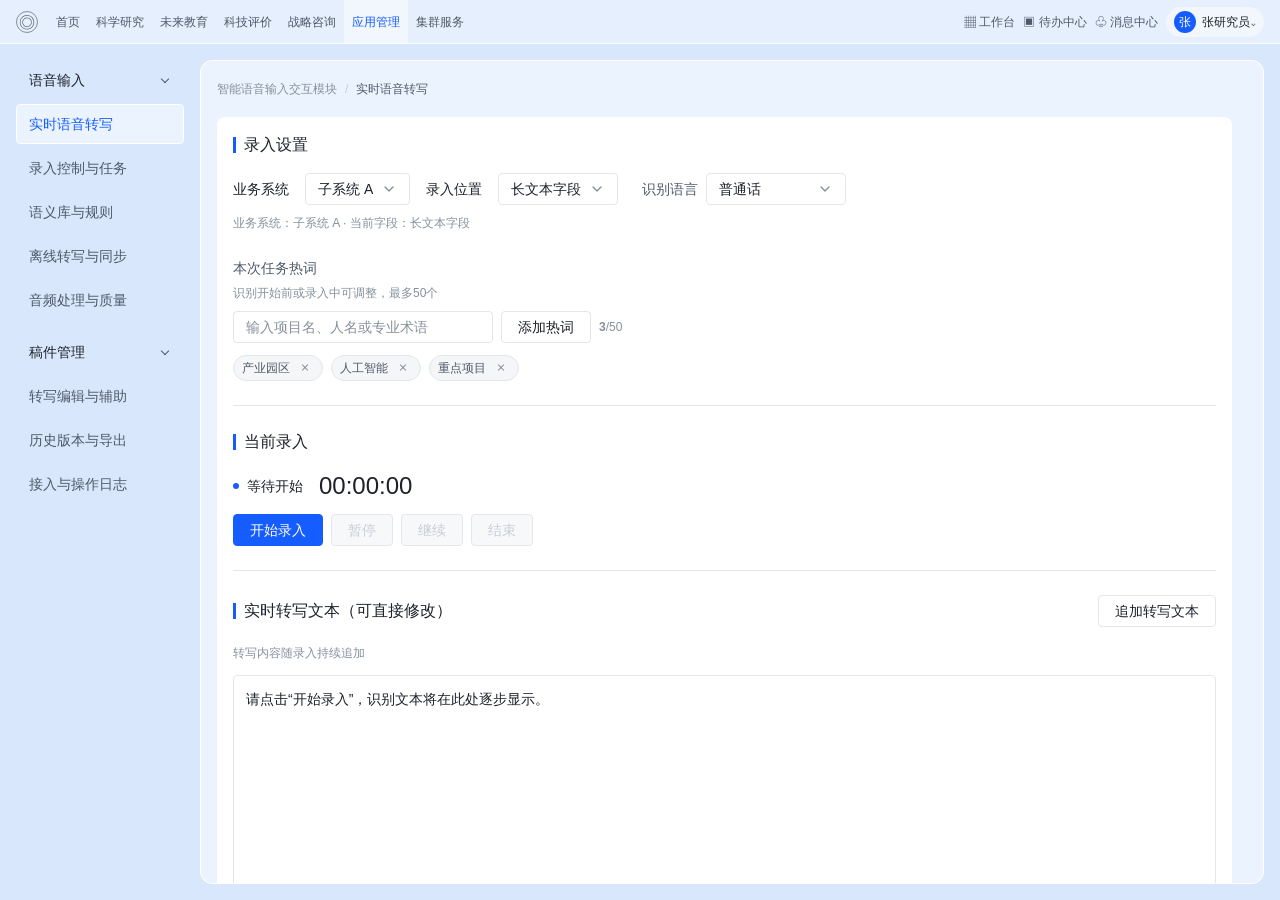
<file: apps/voice-enhancement/index.html>
<!doctype html>
<html lang="zh-CN" data-workbench="voice">
<head>
<meta charset="utf-8"><meta name="viewport" content="width=device-width,initial-scale=1">
<title>智能语音输入交互模块｜语音工作台</title>
<style>
:root{font-family:"PingFang SC","PingFang HK","Microsoft YaHei","Helvetica Neue",Arial,sans-serif;color:#1D2129;background:#D8E7FC;font-synthesis:none;--brand:#165DFF;--hover:#4080FF;--active:#0E42D2;--brand-light:#E8F3FF;--surface:#FFF;--module:#F7F8FA;--subtle:#F2F3F5;--border:#E5E6EB;--text2:#4E5969;--text3:#86909C;--disabled:#C9CDD4;--green:#00B42A;--orange:#FF7D00;--red:#F53F3F}
*{box-sizing:border-box}html,body{margin:0;height:100%;font-size:14px;line-height:22px;letter-spacing:0}body{overflow:hidden}button,input,select,textarea{font:inherit;color:inherit}button{cursor:pointer}.shell{height:100vh;display:grid;grid-template-columns:186px minmax(0,1fr);grid-template-rows:44px 40px minmax(0,1fr);background:#EAF2FF}.topbar{grid-column:1/3;grid-row:1;background:#E6F0FF;border-bottom:1px solid #D5E3F8;display:flex;align-items:center;gap:26px;padding:0 16px;white-space:nowrap}.brand-area{display:flex;align-items:center;gap:8px;min-width:178px}.seal{width:22px;height:22px;border:1px solid #5477B5;border-radius:50%;display:grid;place-items:center;color:#315CA3;font-size:16px}.brand{font-size:13px;font-weight:600}.global-nav{display:flex;align-items:stretch;align-self:stretch;gap:0;flex:1}.global-item{height:44px;padding:0 12px;display:flex;align-items:center;color:#4E5969;font-size:12px}.global-item.selected{background:#D9E8FF;color:var(--brand);font-weight:600}.top-right{display:flex;align-items:center;gap:12px;margin-left:auto}.top-tool{border:0;background:transparent;font-size:12px;color:#4E5969;white-space:nowrap;padding:0}.user{display:flex;align-items:center;gap:6px;font-size:12px;padding:4px 9px;background:#F4F8FF;border-radius:18px}.avatar{display:grid;place-items:center;width:22px;height:22px;border-radius:50%;background:var(--brand);color:white}.app-strip{grid-column:1/3;grid-row:2;background:#fff;border-bottom:1px solid var(--border);display:flex;align-items:center;justify-content:space-between;padding:0 16px;font-size:12px}.app-strip strong{font-weight:600}.integration-context{display:flex;align-items:center;gap:8px;color:var(--text2)}.integration-context label{font-size:12px}.context-select{height:28px;border:1px solid var(--border);border-radius:4px;background:white;padding:0 8px;font-size:12px}.context-note{color:var(--text3);font-size:11px;margin-left:4px}.sidebar{grid-column:1;grid-row:3;background:linear-gradient(180deg,#DCE9FB,#D2E2FA);border-right:1px solid #CFDDF0;overflow:auto;padding:12px 8px}.side-caption{font-size:11px;color:#6E7F99;padding:4px 10px 8px}.group{margin:0 0 8px}.group-name{display:flex;align-items:center;width:100%;height:36px;border:0;background:none;text-align:left;padding:0 10px;color:#34445E;font-size:13px;font-weight:600}.group-icon{width:20px;font-size:15px;color:#516B94;margin-right:4px}.group-arrow{margin-left:auto;font-size:12px;color:#86909C}.group-items{display:grid;gap:2px;padding-left:4px}.nav-item{height:auto;min-height:34px;padding:6px 12px 6px 26px;border-radius:0 4px 4px 0;border-left:2px solid transparent;background:transparent;font-size:12px;line-height:18px;color:#3F506B;text-align:left}.nav-item:hover{background:rgba(255,255,255,.48);color:var(--brand)}.nav-item.active{background:#F5F9FF;color:var(--brand);font-weight:600;border-left-color:var(--brand)}.main{grid-column:2;grid-row:3;min-width:0;overflow:auto;padding:16px}.page{max-width:1560px;margin:0 auto;background:#fff;border:1px solid #DDE6F2;border-radius:6px;min-height:100%;padding:20px}.page-head{display:flex;align-items:flex-start;justify-content:space-between;gap:16px;padding-bottom:12px;border-bottom:1px solid var(--border);margin-bottom:16px}.page-head h1{font-size:20px;line-height:28px;font-weight:600;margin:0 0 4px}.page-head p{font-size:12px;line-height:20px;color:var(--text3);margin:0}.section{margin-top:16px}.section-title{font-size:16px;line-height:24px;font-weight:600;margin:0 0 8px}.subtle{color:var(--text3);font-size:12px}.row{display:flex;align-items:center;gap:8px;flex-wrap:wrap}.row.between{justify-content:space-between}.row.end{justify-content:flex-end}.btn{height:32px;padding:0 16px;border:1px solid var(--border);border-radius:4px;background:#fff;color:var(--text2);font-size:14px}.btn:hover{border-color:var(--hover);color:var(--brand)}.btn:active{border-color:var(--active);color:var(--active)}.btn.primary{background:var(--brand);border-color:var(--brand);color:#fff}.btn.primary:hover{background:var(--hover);border-color:var(--hover)}.btn.danger{color:var(--red)}.btn:disabled{color:var(--disabled);background:var(--subtle);cursor:not-allowed}.control{height:32px;border:1px solid var(--border);border-radius:4px;background:#fff;padding:0 12px;min-width:120px}.control:focus,textarea.control:focus{border-color:var(--brand);box-shadow:0 0 0 2px var(--brand-light);outline:0}.control.wide{min-width:260px}.control.full{width:100%}textarea.control{min-height:96px;padding:8px 12px;resize:vertical}.field{display:grid;gap:8px;min-width:0}.field label{font-size:14px;line-height:22px;color:var(--text2)}.field small{font-size:12px;color:var(--text3)}.grid2{display:grid;grid-template-columns:repeat(2,minmax(0,1fr));gap:16px}.grid3{display:grid;grid-template-columns:repeat(3,minmax(0,1fr));gap:16px}.layout-main-side{display:grid;grid-template-columns:minmax(0,1.7fr) minmax(280px,1fr);gap:16px;align-items:start}.block{background:var(--module);padding:16px;border-radius:4px}.block h3{font-size:14px;font-weight:600;margin:0 0 12px}.notice{padding:12px 16px;background:#F7F8FA;border-left:3px solid var(--brand);color:var(--text2);font-size:12px}.table-wrap{width:100%;overflow:auto;border:1px solid var(--border);border-radius:4px}table{width:100%;border-collapse:collapse;text-align:left;white-space:nowrap}th,td{height:40px;padding:0 16px;border-bottom:1px solid var(--border);font-size:14px}th{background:var(--module);font-weight:500;color:var(--text2)}tbody tr:last-child td{border-bottom:0}tbody tr:hover{background:#FAFBFC}.link{border:0;background:none;color:var(--brand);padding:0;font-size:14px}.link:hover{text-decoration:underline}.status{display:inline-flex;align-items:center;gap:6px;white-space:nowrap}.status:before{content:"";width:6px;height:6px;border-radius:50%;background:var(--green)}.status.warn:before{background:var(--orange)}.status.error:before{background:var(--red)}.status.info:before{background:var(--brand)}.empty{padding:24px;text-align:center;color:var(--text3);font-size:12px}.metric-row{display:grid;grid-template-columns:repeat(3,minmax(0,1fr));margin:8px 0 16px}.metric{padding:8px 16px;border-right:1px solid var(--border)}.metric:first-child{padding-left:0}.metric:last-child{border:0}.metric label{display:block;font-size:12px;color:var(--text3)}.metric strong{font-size:20px;font-weight:600;line-height:28px}.metric small{display:block;font-size:12px;color:var(--text3)}.recorder{background:#F7F9FC;border:1px solid var(--border);border-radius:6px;padding:16px}.rec-head{display:flex;justify-content:space-between;align-items:flex-start;gap:8px}.wave{height:60px;display:flex;align-items:center;justify-content:center;gap:4px;margin:12px 0;background:#F1F6FF;border-radius:4px}.wave i{width:4px;height:var(--h);max-height:40px;background:#5A96F5;border-radius:3px}.timer{font-size:24px;font-weight:600;font-variant-numeric:tabular-nums}.progress{height:6px;background:#E5E6EB;border-radius:3px;overflow:hidden}.progress i{display:block;height:100%;width:0;background:var(--brand);transition:width .2s}.editor{width:100%;min-height:300px;border:1px solid var(--border);border-radius:4px;padding:16px;line-height:1.9;white-space:pre-wrap;overflow:auto}.editor:focus{border-color:var(--brand);outline:0;box-shadow:0 0 0 2px var(--brand-light)}.transcript-line{padding:8px 0;border-bottom:1px dashed var(--border)}.transcript-line:last-child{border-bottom:0}.transcript-line time{display:inline-block;width:72px;color:var(--text3);font-size:11px}.hotword-list{display:flex;gap:6px;flex-wrap:wrap}.hotword{height:26px;padding:2px 8px;border:1px solid #D6E5FF;border-radius:4px;background:#F4F8FF;color:#285BB5;font-size:12px}.hotword button{border:0;background:none;color:var(--text3);padding:0 0 0 5px}.pill-tabs{display:flex;border-bottom:1px solid var(--border);gap:0}.pill-tabs button{height:36px;padding:0 16px;border:0;border-bottom:2px solid transparent;background:none;color:var(--text2)}.pill-tabs button.active{color:var(--brand);border-bottom-color:var(--brand);font-weight:500}.para-list{display:grid;gap:8px}.para{position:relative;border:1px solid var(--border);border-radius:4px;padding:12px 16px;background:#fff}.para:focus{outline:2px solid #9BC2FF}.para.dragging{opacity:.5}.para-tools{display:flex;justify-content:flex-end;gap:8px;margin-top:8px}.review-label{display:block;color:var(--text3);font-size:12px;margin-bottom:4px}.api-label{display:inline-block;margin-right:5px;padding:1px 5px;border-radius:3px;background:#E8F3FF;color:#165DFF;font-size:11px}.toast{position:fixed;top:54px;left:50%;z-index:30;transform:translate(-50%,-12px);opacity:0;background:#fff;border:1px solid var(--border);padding:8px 16px;border-radius:4px;color:var(--text2);transition:.16s;pointer-events:none}.toast.show{opacity:1;transform:translate(-50%,0)}.modal-mask{position:fixed;inset:0;background:rgba(29,33,41,.28);display:none;z-index:40;align-items:center;justify-content:center;padding:24px}.modal-mask.open{display:flex}.modal{width:min(640px,calc(100vw - 48px));max-height:calc(100vh - 48px);background:#fff;border:1px solid var(--border);border-radius:8px;overflow:auto}.modal-head{height:56px;padding:0 24px;display:flex;align-items:center;justify-content:space-between;border-bottom:1px solid var(--border)}.modal-head h2{font-size:16px;margin:0}.modal-body{padding:24px}.modal-foot{height:64px;padding:0 24px;display:flex;align-items:center;justify-content:flex-end;gap:16px;border-top:1px solid var(--border)}.modal-close{border:0;background:none;font-size:22px;color:var(--text3)}.quality-bars{display:grid;gap:10px}.quality-row{display:grid;grid-template-columns:92px 1fr 42px;gap:10px;align-items:center;font-size:12px}.quality-track{height:6px;background:#E5E6EB;border-radius:3px}.quality-track i{display:block;height:100%;background:#4180FD;border-radius:3px}.search-result{padding:10px 0;border-bottom:1px solid var(--border)}.version-list{display:grid;gap:4px}.version-item{padding:10px 12px;border-radius:4px;border:1px solid transparent;cursor:pointer}.version-item.active{background:#E8F3FF;border-color:#D6E5FF;color:var(--brand)}.version-item small{display:block;color:var(--text3)}.format-choice{display:flex;align-items:center;gap:8px;border:1px solid var(--border);padding:8px 12px;border-radius:4px;cursor:pointer}.format-choice:has(input:checked){border-color:var(--brand);background:#F4F8FF}.check{appearance:none;width:14px;height:14px;border:1px solid #C9CDD4;border-radius:2px;background:#fff;vertical-align:middle;cursor:pointer}.check:checked{background:var(--brand);border-color:var(--brand)}.check:checked:after{content:"✓";display:block;color:#fff;font-size:11px;line-height:12px;text-align:center}.check:focus-visible{outline:2px solid #9BC2FF;outline-offset:1px}.code{padding:12px;background:#F7F8FA;border:1px solid var(--border);border-radius:4px;overflow:auto;font:12px/1.7 ui-monospace,SFMono-Regular,Menlo,monospace;color:#34445E}.error-text{font-size:12px;color:var(--red)}[hidden]{display:none!important}
@media(max-width:1120px){.topbar{gap:10px}.brand-area{min-width:auto}.brand{display:none}.global-item{padding:0 7px}.layout-main-side{grid-template-columns:1fr}.integration-context .context-note{display:none}}
@media(max-width:767px){.shell{grid-template-columns:1fr;grid-template-rows:44px 54px 44px minmax(0,1fr)}.topbar{grid-column:1;grid-row:1;overflow-x:auto}.global-nav{flex:none}.top-right{display:none}.app-strip{grid-column:1;grid-row:2;display:block;height:54px;padding:4px 10px}.integration-context{gap:4px;flex-wrap:wrap}.integration-context label{display:none}.context-select{height:24px}.sidebar{grid-column:1;grid-row:3;display:block;height:44px;overflow-x:auto;overflow-y:hidden;padding:3px 6px;white-space:nowrap}.side-caption{display:none}.group{display:inline-block;vertical-align:top;margin:0 3px}.group-name{width:auto;height:36px}.group-items{display:none;position:absolute;z-index:5;background:#fff;border:1px solid var(--border);padding:4px;max-height:60vh;overflow:auto}.group:focus-within .group-items:not([hidden]){display:grid}.nav-item{padding:6px 10px}.main{grid-column:1;grid-row:4;padding:8px}.page{padding:16px}.page-head{display:block}.grid2,.grid3{grid-template-columns:1fr}.metric-row{grid-template-columns:1fr}.metric{padding:8px 0;border-right:0;border-bottom:1px solid var(--border)}}
@media(prefers-reduced-motion:reduce){*,*:before,*:after{scroll-behavior:auto!important;transition:none!important;animation:none!important}}
</style>
<style id="portal-embed-adapter">
html.portal-embedded .topbar { display: none; }
html.portal-embedded .shell { grid-template-rows: 0px 40px minmax(0, 1fr); }
html.portal-embedded .app-strip { gap: 12px; }
@media (max-width: 767px) {
  html.portal-embedded .shell { grid-template-rows: 0px auto 44px minmax(0, 1fr); }
  html.portal-embedded .app-strip { height: auto; min-height: 54px; }
}
</style>
<link rel="stylesheet" href="design-adapter.css?v=20261103-context-heading-consistency">
<link rel="stylesheet" href="../workbench-controls/controls.css?v=20261030-intel">
<link rel="stylesheet" href="../workbench-controls/surfaces.css?v=20261103-global-control-review">
<link rel="stylesheet" href="../workbench-controls/tables.css?v=20261102-layout-density">
<link rel="stylesheet" href="../workbench-controls/layout.css?v=20261102-scenario-layout">
<link rel="stylesheet" href="../workbench-controls/hierarchy.css?v=20261103-heading-hierarchy">
</head>
<body>
<div class="shell">
<header class="topbar"><div class="brand-area"><span class="seal">◎</span><span class="brand">深圳国际科技信息中心</span></div><nav class="global-nav" aria-label="全局导航"><span class="global-item">首页</span><span class="global-item">科学研究</span><span class="global-item">未来教育</span><span class="global-item">科技评价</span><span class="global-item">战略咨询</span><span class="global-item selected" aria-current="page">应用管理</span><span class="global-item">集群服务</span></nav><div class="top-right"><button class="top-tool">▦ 工作台</button><button class="top-tool">▣ 待办中心</button><button class="top-tool">♧ 消息中心</button><span class="user"><i class="avatar">张</i> 张研究员⌄</span></div></header>
<div class="app-strip"><strong>智能语音输入交互模块</strong><div class="integration-context"><label for="hostSystem">业务系统</label><select class="context-select" id="hostSystem" aria-label="业务系统"><option>子系统 A</option><option>子系统 B</option><option>子系统 C</option></select><label for="hostScene">录入位置</label><select class="context-select" id="hostScene" aria-label="录入位置"><option>长文本字段</option><option>会议纪要正文</option><option>业务备注字段</option></select></div></div>
<aside class="sidebar"><nav id="navigation" aria-label="功能菜单"></nav></aside>
<main class="main"><div class="page" id="page"></div></main>
</div>
<div class="modal-mask" id="modalMask" role="presentation"><section class="modal" id="modal" role="dialog" aria-modal="true" aria-labelledby="modalTitle"></section></div><div class="toast" id="toast" role="status" aria-live="polite"></div>
<script>
const groups=[
 {name:'语音输入',icon:'◈',ids:['realtime','session','vocab','offline','audio']},
 {name:'稿件管理',icon:'▤',ids:['editor','history','integration']}
];
const views=[
 {id:'realtime',name:'实时语音转写',group:'语音输入',desc:'选择录入位置，实时转写并编辑语音内容。',render:renderRealtime},
 {id:'session',name:'录入控制与任务',group:'语音输入',desc:'管理连续录入、暂停恢复、识别设置和长音频任务进度。',render:renderSession},
 {id:'vocab',name:'语义库与规则',group:'语音输入',desc:'维护跨任务复用的行业词条，以及本空间的转写规则。',render:renderVocab},
 {id:'offline',name:'离线转写与同步',group:'语音输入',desc:'查看离线包约束、本地稿件和云端同步状态。',render:renderOffline},
 {id:'audio',name:'音频处理与质量',group:'语音输入',desc:'设置音频前处理，并查看录入音频质量检测结果。',render:renderAudio},
 {id:'editor',name:'转写编辑与辅助',group:'稿件管理',desc:'在同一稿件中编辑识别文本、校对音频并使用辅助处理。',render:renderEditor},
 {id:'history',name:'历史版本与导出',group:'稿件管理',desc:'恢复最近版本并按所选格式导出稿件。',render:renderHistory},
 {id:'integration',name:'接入与操作日志',group:'稿件管理',desc:'查看第三方批量转写API契约，并筛选导出转写操作日志。',render:renderIntegration}
];
const page=document.getElementById('page'),nav=document.getElementById('navigation'),toast=document.getElementById('toast'),modalMask=document.getElementById('modalMask'),modal=document.getElementById('modal');
let liveTranscriptText='请点击“开始录入”，识别文本将在此处逐步显示。';
let tasks=[],logRecords=[];
let currentView='realtime',timerHandle=null,elapsedSeconds=0,recordState='idle',sessionStarted=false;
let hotwords=['产业园区','人工智能','重点项目'];
let lexicon=[['专有词','人形机器人','启用'],['固定表述','请按程序报送','启用'],['行业词','低空经济','启用']];
let currentLexiconScope='当前用户';
const lexiconLibraries=new Map([['当前用户',lexicon],['子系统 A',[]],['子系统 B',[]]]);
let lexiconAddedRecord=null;
let customRules=[['固定词汇替换','术语甲 → 标准词项甲',true],['句式格式化','“请……一下” → “请……”',true],['敏感词过滤','按当前用户配置规则过滤',false]];
let transcriptionParts=[
 {time:'00:00:04',speaker:'说话人 1',text:'本次调研重点是梳理低空经济领域的核心技术路线，包括飞行器整机、动力系统以及空域管理平台。'},
 {time:'00:00:14',speaker:'说话人 1',text:'请关注项目申报窗口变化，并按技术研判模板整理后续工作建议。'},
 {time:'00:00:24',speaker:'说话人 1',text:'其中 AI 技术和 GDP 数据需要保留英文缩写及标准计量单位。'}
];
let selectedPara=0,selectedVersion=10,downloadTimers={};
let historyVersions=Array.from({length:10},(_,i)=>({id:10-i,editor:i===0?'当前用户':(i%2?'张研究员':'自动保存'),time:`2026-10-24 10:${String(48-i*3).padStart(2,'0')}`,text:i===0?transcriptionParts.map(p=>p.text).join('\n'):(i===1?'本次调研重点是梳理低空经济领域的核心技术路线。\n请关注项目申报窗口变化。':'各部门需要加强数据收集并及时更新相关记录。')}));
let autosaveTimer=null;
let polishChoice='口语转书面',offlineSyncStatus='有 2 处本地编辑待同步';
const esc=s=>String(s).replace(/[&<>"']/g,c=>({'&':'&amp;','<':'&lt;','>':'&gt;','"':'&quot;',"'":'&#39;'}[c]));
const voiceMountedTables=new WeakSet();
function refreshVoiceTable(id){const table=document.getElementById(id);if(table&&voiceMountedTables.has(table))window.GKXTables?.refresh(table,{reason:'data'})}
function voiceTableCells(row,indices){return indices.map(index=>row.cells[index]?.textContent.trim()||'')}
function bindVoiceTableLists(){
 if(!window.GKXTables)return;
 const configs=[
  {id:'voiceLongAudioTable',label:'长音频任务',searchLabel:'搜索长音频任务',placeholder:'文件名或状态',emptyText:'没有匹配的长音频任务',filters:[{key:'status',label:'状态',options:['处理中']}],read:row=>{const cells=voiceTableCells(row,[0,1,2]);return {text:cells.join(' '),values:{status:cells[2]}}}},
  {id:'voiceLexiconTable',label:'语义词条',searchLabel:'搜索语义词条',placeholder:'词条内容或类型',emptyText:'暂无词条',filters:[{key:'type',label:'类型',options:['专有词','行业词','常用句式','固定表述']},{key:'status',label:'状态',options:['启用']}],read:row=>{const input=row.querySelector('[data-lexicon-edit]'),source=lexicon[Number(input?.dataset.lexiconEdit)];return {text:[source?.[0]||'',source?.[1]??input?.value??'',source?.[2]||''].join(' '),values:{type:source?.[0]||'',status:source?.[2]||''}}}},
  {id:'voiceRulesTable',label:'转写规则',searchLabel:'搜索转写规则',placeholder:'规则内容或类型',emptyText:'没有匹配的转写规则',filters:[{key:'type',label:'规则类型',options:['固定词汇替换','句式格式化','敏感词过滤']},{key:'enabled',label:'启用状态',options:[{value:'true',label:'已启用'},{value:'false',label:'未启用'}]}],read:row=>{const checkbox=row.querySelector('[data-rule-toggle]'),source=customRules[Number(checkbox?.dataset.ruleToggle)],enabled=String(!!source?.[2]);return {text:[source?.[0]||'',source?.[1]||'',source?.[2]?'已启用':'未启用'].join(' '),values:{type:source?.[0]||'',enabled}}}},
  {id:'voiceOfflineModelsTable',label:'平台离线包',searchLabel:'搜索平台离线包',placeholder:'平台或模型版本',emptyText:'没有匹配的平台离线包',filters:[{key:'platform',label:'平台',options:['Windows','Mac','iOS','Android']}],read:row=>{const cells=voiceTableCells(row,[0,1,2,3]);return {text:cells.join(' '),values:{platform:row.querySelector('[data-platform]')?.dataset.platform||cells[0]}}}},
  {id:'voiceSyncTable',label:'离线稿件同步',searchLabel:'搜索同步稿件',placeholder:'稿件名称、版本或差异',emptyText:'没有匹配的同步稿件',filters:[],read:row=>({text:voiceTableCells(row,[0,1,2,3]).join(' '),values:{}})},
  {id:'voiceTasksTable',label:'转写任务',searchLabel:'搜索转写任务',placeholder:'任务 ID 或音频文件',emptyText:'没有匹配的转写任务',filters:[{key:'status',label:'状态',options:['处理中','已完成']}],read:row=>{const source=tasks.find(task=>task.id===row.querySelector('[data-task]')?.dataset.task);return {text:[source?.id||'',source?.file||'',source?.status||''].join(' '),values:{status:source?.status||''}}}},
  {id:'voiceLogsTable',label:'转写操作日志',searchLabel:'搜索转写日志',placeholder:'文件名称、转写时间或状态',emptyText:'没有匹配的操作日志',filters:[{key:'status',label:'状态',options:['处理中']},{key:'export',label:'导出记录',options:['未导出']}],read:row=>{const source=logRecords[Number(row.dataset.logIndex)];return {text:source?.join(' ')||'',values:{status:source?.[3]||'',export:source?.[4]||''}}}},
 ];
 for(const config of configs){const table=document.getElementById(config.id);if(table){window.GKXTables.mount(table,{...config,actions:()=>page.querySelector(`[data-table-actions="${config.id}"]`)});voiceMountedTables.add(table)}}
}
document.addEventListener('gkx:tables-ready',bindVoiceTableLists,{once:true});
function renderNav(){nav.innerHTML=groups.map((g,i)=>`<section class="group"><button class="group-name" aria-expanded="true"><span class="group-icon">${g.icon}</span>${g.name}<span class="group-arrow">⌄</span></button><div class="group-items">${g.ids.map(id=>{const v=views.find(x=>x.id===id);return `<button class="nav-item ${id===currentView?'active':''}" data-page="${id}" ${id===currentView?'aria-current="page"':''}>${v.name}</button>`}).join('')}</div></section>`).join('')}
function renderPage(){const liveDraft=document.getElementById('liveTranscript');if(liveDraft)liveTranscriptText=liveDraft.innerText;const v=views.find(x=>x.id===currentView);page.innerHTML=`<header class="page-head"><div><h1>${v.name}</h1><p>${v.desc}</p></div></header>${v.render()}`;renderNav();if(currentView==='realtime'){const sys=document.getElementById('hostSystem').value,scene=document.getElementById('hostScene').value;const l=document.getElementById('hostLabel'),sl=document.getElementById('sceneLabel'),f=document.getElementById('hostFieldName');if(l)l.textContent=sys;if(sl)sl.textContent=scene;if(f)f.textContent=scene;renderHotwords();updateLiveStats();updateRecordUI()}if(currentView==='session'){updateRecordUI();const wc=document.getElementById('sessionWordCount');if(wc)wc.textContent=transcriptionParts.map(p=>p.text.replace(/\s/g,'').length).reduce((a,b)=>a+b,0)}if(currentView==='vocab'){renderLexiconPageData();renderCustomRules()}if(currentView==='editor')renderEditorData();if(currentView==='integration'){renderTaskRows();renderLogRows()}document.querySelector('.main').scrollTop=0;bindVoiceTableLists()}
function openView(id){currentView=id;renderPage()}
let toastTimer;
function showToast(msg,tone='info'){clearTimeout(toastTimer);if(window.GKXSurface?.notify){toast.classList.remove('show');window.GKXSurface.notify(msg,{tone});return}toast.textContent=msg;toast.classList.add('show');toastTimer=setTimeout(()=>toast.classList.remove('show'),3000)}
function renderRealtime(){return `<section class="recorder gkx-primary-section voice-realtime-recorder"><section class="voice-realtime-stage voice-record-settings gkx-primary-section" aria-label="录入设置"><h2 class="gkx-module-title">录入设置</h2><div class="voice-settings-fields"><div class="voice-host-context-slot" data-voice-host-context></div><div class="row voice-language-field"><label for="dialect">识别语言</label><select class="control" id="dialect" aria-label="识别语言"><option>普通话</option><option>粤语</option><option>四川话</option><option>上海话</option></select></div></div><p class="subtle voice-record-context">业务系统：<b id="hostLabel"></b> · 当前字段：<b id="hostFieldName"></b></p><div class="voice-hotword-field"><label class="field"><span class="voice-hotword-heading">本次任务热词 <small>识别开始前或录入中可调整，最多50个</small></span><div class="row voice-hotword-entry-row"><div class="voice-inline-input-field"><input class="control wide" id="sessionHotwordInput" placeholder="输入项目名、人名或专业术语" aria-label="本次任务热词"></div><button class="btn" data-action="addHotword">添加热词</button><span class="subtle voice-hotword-count"><b id="hotwordCount">${hotwords.length}</b>/50</span></div></label><div class="hotword-list" id="sessionHotwordList"></div></div></section><section class="voice-realtime-stage voice-record-controls gkx-primary-section" aria-label="当前录入"><h2 class="gkx-module-title">当前录入</h2><div class="row voice-record-feedback"><span class="status info" id="recordStatus">等待开始</span><div class="timer" id="recordTimer" role="timer" aria-label="本次录入时长" aria-live="off">00:00:00</div></div><div class="row voice-record-actions"><button class="btn primary" data-action="recordStart">开始录入</button><button class="btn" data-action="recordPause" disabled>暂停</button><button class="btn" data-action="recordResume" disabled>继续</button><button class="btn" data-action="recordEnd" disabled>结束</button></div></section><section class="voice-realtime-stage voice-transcript-section gkx-primary-section" aria-label="实时转写文本"><div class="row voice-transcript-toolbar gkx-module-header"><h2 class="gkx-module-title" id="voiceRealtimeTranscriptTitle"><label class="voice-transcript-label" for="liveTranscript">实时转写文本（可直接修改）</label></h2><button class="btn" data-action="simulateTranscript">追加转写文本</button></div><p class="subtle voice-transcript-hint">转写内容随录入持续追加</p><div class="editor" id="liveTranscript" contenteditable="true" role="textbox" aria-label="实时转写文本" aria-labelledby="voiceRealtimeTranscriptTitle" aria-multiline="true">${esc(liveTranscriptText)}</div></section></section>`}
function renderSession(){return `<input type="file" id="audioFile" hidden accept="audio/*" aria-label="选择音频文件"><div class="notice">单次连续录入最长180分钟。普通语句停顿保留当前会话；用户结束或达到上限时才结束任务。后台录音需获得宿主环境麦克风权限。</div><section class="section gkx-primary-section" id="continuousRecording"><div class="row between gkx-module-header"><h2 class="gkx-module-title">当前录入</h2><span class="status info" id="recordStatus">等待开始</span></div><div class="metric-row"><div class="metric"><label>已录入</label><strong id="recordDuration">00:00:00</strong></div><div class="metric"><label>转写字数</label><strong id="sessionWordCount">0</strong></div><div class="metric"><label>剩余时长</label><strong id="remainingDuration">03:00:00</strong></div></div><div class="progress"><i id="recordProgressBar"></i></div><div class="row section" id="sessionControls"><button class="btn primary" data-action="recordStart">开始录入</button><button class="btn" data-action="recordPause" disabled>暂停</button><button class="btn" data-action="recordResume" disabled>继续</button><button class="btn" data-action="recordEnd" disabled>结束</button><label class="row subtle"><input type="checkbox" checked aria-label="暂停和继续语音指令"> 暂停/继续语音指令</label><button class="btn text" data-action="hideProgress">隐藏进度</button></div><p class="subtle">说“暂停”或“继续”可控制当前会话；恢复后接续原任务，已转写内容保留。切换至其他应用时，录入状态持续显示。</p></section><section class="section gkx-primary-section"><h2 class="gkx-module-title">识别适配</h2><div class="grid3"><label class="field">语速偏好<select class="control" id="speechRate" aria-label="语速偏好"><option>慢</option><option selected>中</option><option>快</option></select></label><label class="field">噪声场景<select class="control" aria-label="噪声场景"><option>办公室</option><option>户外</option><option>会议室</option></select></label><label class="field">快速语音提示<select class="control" aria-label="快速语音提示"><option>开启</option><option>关闭</option></select></label></div><div class="row section"><label class="row"><input type="checkbox" checked id="noiseEnhancementToggle" aria-label="语音增强"> 开启语音增强</label><label class="row">自定义唤醒词<input class="control" id="wakePhrase" value="开始录入" aria-label="自定义唤醒词"></label><button class="btn" data-action="testWakeWord">测试唤醒词</button></div><p class="subtle">达到语速提醒阈值时仅提示，不中断录音。唤醒词只在用户授权并主动开启后生效。</p></section><section class="section gkx-primary-section" id="longAudioTasks"><div><h2 class="gkx-module-title">长音频任务</h2><p class="subtle">超过180分钟的文件自动分片；按时间顺序合并转写结果。</p></div><div data-table-actions="voiceLongAudioTable"><button class="btn primary" data-action="uploadAudio">上传音频</button></div><div class="gkx-file-feedback" data-file-feedback="audioFile" hidden></div><div class="table-wrap"><table id="voiceLongAudioTable"><thead><tr><th>任务/文件</th><th>分片进度</th><th>状态</th><th data-operation-column>操作</th></tr></thead><tbody><tr><td>访谈记录.wav · 185分钟</td><td>3/4</td><td><span class="status info">处理中</span></td><td><button class="link" data-action="retryChunk">查看分片</button></td></tr></tbody></table></div></section>`}
function renderVocab(){return `<div class="notice">词条和转写规则按用户或业务空间维护；词库每库最多5000条，词条保存后供后续任务使用。</div><section class="section gkx-primary-section" id="semanticLibrary"><div class="row between gkx-module-header"><h2 class="gkx-module-title">当前语义库</h2><span class="subtle"><b id="lexiconCount">${lexicon.length}</b>/5000 条</span></div><form class="section voice-lexicon-entry" id="lexiconEntryForm" aria-label="添加词条" novalidate><div class="voice-lexicon-field"><label for="lexiconScope">归属空间</label><select class="control" id="lexiconScope" aria-label="词条归属空间">${[...lexiconLibraries.keys()].map(scope=>`<option${scope===currentLexiconScope?' selected':''}>${esc(scope)}</option>`).join('')}</select></div><div class="voice-lexicon-field"><label for="lexiconKind">词条类型</label><select class="control" id="lexiconKind" aria-label="词条类型"><option>行业词</option><option>常用句式</option><option>固定表述</option></select></div><div class="voice-lexicon-compose"><div class="voice-lexicon-field voice-lexicon-content"><label for="lexiconInput">词条内容</label><input class="control wide" id="lexiconInput" placeholder="输入行业词汇、常用句式或固定表述" aria-label="词条内容"></div><button class="btn primary" type="submit" data-action="addLexicon">添加词条</button></div></form><div class="voice-lexicon-feedback" id="lexiconEntryFeedback" role="status" aria-live="polite" hidden></div><p class="subtle">表格中的词条可直接修改；离开输入框后保存。</p><div class="table-wrap"><table id="voiceLexiconTable"><thead><tr><th>类型</th><th>词条内容（可直接修改）</th><th>状态</th><th data-operation-column>操作</th></tr></thead><tbody id="lexiconRows"></tbody></table></div></section><section class="section gkx-primary-section" id="customRules"><div><h2 class="gkx-module-title">自定义转写规则</h2><p class="subtle">固定词汇替换、句式格式化、敏感词过滤；按顺序作用于本次转写。</p></div><div class="row gkx-list-actions" data-table-actions="voiceRulesTable"><input type="file" id="ruleFile" hidden aria-label="选择转写规则文件"><button class="btn" data-action="importRules">批量导入</button><button class="btn primary" data-action="newRule">新增规则</button></div><div class="gkx-file-feedback" data-file-feedback="ruleFile" hidden></div><div class="table-wrap"><table id="voiceRulesTable"><thead><tr><th>规则类型</th><th>规则内容</th><th>启用</th></tr></thead><tbody id="customRuleRows"></tbody></table></div></section>`}
function renderCustomRules(){const el=document.getElementById('customRuleRows');if(el)el.innerHTML=customRules.map((r,i)=>`<tr><td>${esc(r[0])}</td><td>${esc(r[1])}</td><td><input class="check" type="checkbox" data-rule-toggle="${i}" ${r[2]?'checked':''} aria-label="启用${esc(r[0])}"></td></tr>`).join('');refreshVoiceTable('voiceRulesTable')}
function renderLexicon(){const el=document.getElementById('lexiconRows');if(el)el.innerHTML=lexicon.map((r,i)=>`<tr><td><span class="voice-lexicon-peer">${esc(r[0])}</span></td><td><input class="control" value="${esc(r[1])}" data-lexicon-edit="${i}" aria-label="编辑词条"></td><td><span class="voice-lexicon-peer"><span class="status">${esc(r[2])}</span></span></td><td><span class="voice-lexicon-peer"><button class="link danger-link" data-action="deleteLexicon" data-index="${i}">删除</button></span></td></tr>`).join('')||'<tr><td colspan="4" class="empty">暂无词条</td></tr>';const c=document.getElementById('lexiconCount');if(c)c.textContent=lexicon.length;refreshVoiceTable('voiceLexiconTable');updateLexiconEntryFeedback()}
function renderHotwords(){for(const id of ['sessionHotwordList','vocabHotwordList']){const el=document.getElementById(id);if(el)el.innerHTML=hotwords.map((w,i)=>`<span class="hotword">${esc(w)}<button data-action="removeHotword" data-index="${i}" aria-label="删除${esc(w)}">×</button></span>`).join('')||'<span class="subtle">尚未添加热词</span>'}for(const id of ['hotwordCount','vocabHotwordCount']){const c=document.getElementById(id);if(c)c.textContent=hotwords.length}}
function lexiconEntryRow(entry){const index=lexicon.indexOf(entry);return index<0?null:document.querySelector(`#lexiconRows [data-lexicon-edit="${index}"]`)?.closest('tr')}
function updateLexiconEntryFeedback(){const box=document.getElementById('lexiconEntryFeedback');if(!box)return;const entry=lexiconAddedRecord?.scope===currentLexiconScope?lexiconAddedRecord.entry:null,row=entry?lexiconEntryRow(entry):null;if(!row){box.hidden=true;box.replaceChildren();return}const hidden=row.hidden||!!row.closest('[hidden]');const markup=`<span>词条已加入语义库：${esc(entry[1])}</span>${hidden?'<span class="subtle">当前筛选或页码未显示该词条</span><button class="link" type="button" data-action="viewLexiconEntry" title="定位词条；筛选不匹配时将重置筛选">查看新增</button>':''}`;if(box.innerHTML!==markup)box.innerHTML=markup;box.hidden=false}
function changeLexiconScope(scope){if(!lexiconLibraries.has(scope))return;currentLexiconScope=scope;lexicon=lexiconLibraries.get(scope);window.GKXControls?.clearInvalid(document.getElementById('lexiconInput'));renderLexicon();updateLexiconEntryFeedback()}
function commitLexiconEdit(input){const entry=lexicon[Number(input.dataset.lexiconEdit)];if(!entry)return;const value=input.value.trim();if(!value){markFieldError(input,'请输入词条内容',false);return}window.GKXControls?.clearInvalid(input);input.value=value;entry[1]=value;refreshVoiceTable('voiceLexiconTable');updateLexiconEntryFeedback();showToast('词条已更新')}
function markFieldError(input,message,notify=true){if(!input)return;window.GKXControls?.setInvalid(input,message);if(notify)showToast(message,'error');input.focus()}
function addHotwordFrom(id){const input=document.getElementById(id),value=input?.value.trim();if(!input)return;if(!value){markFieldError(input,'请先输入热词');return}if(hotwords.length>=50){markFieldError(input,'当前任务最多添加50个热词');return}if(hotwords.includes(value)){markFieldError(input,'该热词已在本次任务中');return}window.GKXControls?.clearInvalid(input);hotwords.push(value);input.value='';renderHotwords()}
function renderOffline(){const platforms=['Windows','Mac','iOS','Android'];return `<div class="notice">离线包暂不可用。支持的平台包括 Windows、Mac、iOS 和 Android，单包大小上限为200MB。</div><section class="section gkx-primary-section" id="offlineModels"><h2 class="gkx-module-title">平台离线包</h2><div class="table-wrap"><table id="voiceOfflineModelsTable"><thead><tr><th>平台</th><th>模型版本</th><th>包体</th><th>校验状态</th><th>下载状态</th></tr></thead><tbody>${platforms.map(p=>`<tr><td>${p}</td><td>暂不可用</td><td>≤200MB</td><td><span class="status warn">暂无可用包</span></td><td><button class="btn" data-action="downloadCandidate" data-platform="${p}">下载</button></td></tr>`).join('')}</tbody></table></div><p class="subtle">安装前请核对版本号和校验值。</p></section><section class="section gkx-primary-section"><div><h2 class="gkx-module-title">离线稿件同步</h2><p class="subtle" id="syncStatus">${offlineSyncStatus} · 本地 v7 / 云端 v6</p></div><div data-table-actions="voiceSyncTable"><button class="btn primary" data-action="syncOffline">立即同步</button></div><div class="table-wrap"><table id="voiceSyncTable"><thead><tr><th>本地稿件</th><th>本地版本</th><th>云端版本</th><th>差异</th><th data-operation-column>冲突处理</th></tr></thead><tbody><tr><td>访谈记录</td><td>v7 · 10:42</td><td>v6 · 10:20</td><td>2处编辑</td><td><button class="btn" data-action="resolveSync">查看差异并保留最新编辑</button></td></tr></tbody></table></div></section>`}
function renderAudio(){return `<div class="notice">配置回声消除、静音过滤和降噪参数，并查看音频质量指标与优化建议。</div><section class="section gkx-primary-section" id="audioEnhancement"><h2 class="gkx-module-title">音频增强设置</h2><div class="grid3"><label class="field">回声消除<select class="control" id="echoCancellation" aria-label="回声消除等级"><option>关闭</option><option>弱</option><option selected>中</option><option>强</option></select></label><label class="field">静音过滤阈值<select class="control" id="silenceThreshold" aria-label="静音过滤阈值"><option>关闭</option><option>≥1秒</option><option selected>≥2秒</option><option>≥3秒</option><option>自定义</option></select></label><label class="field">降噪等级<select class="control" id="noiseLevel" aria-label="降噪等级"><option>轻度</option><option selected>中度</option><option>深度</option></select></label></div><div class="row section"><button class="btn" data-action="previewAudio">试听处理前后</button><span class="subtle">静音区间在时间轴标记；保留原音频供回放</span></div></section><section class="section gkx-primary-section" id="audioQuality"><div class="row between gkx-module-header"><h2 class="gkx-module-title">音频质量检测</h2><button class="btn" data-action="checkAudioQuality">重新检测</button></div><div class="quality-bars"><div class="quality-row"><span>信噪比</span><div class="quality-track"><i style="width:82%"></i></div><b>良好</b></div><div class="quality-row"><span>清晰度</span><div class="quality-track"><i style="width:74%"></i></div><b>良好</b></div><div class="quality-row"><span>无失真时长</span><div class="quality-track"><i style="width:96%"></i></div><b>98%</b></div></div><p class="notice section">当前音频质量达标。若信噪比偏低，建议靠近麦克风并降低环境噪声。</p></section>`}
function renderParas(){const list=document.getElementById('paragraphList');if(!list)return;list.innerHTML=transcriptionParts.map((p,i)=>`<article class="para ${i===selectedPara?'selected':''}" data-para="${i}"><div class="row between"><span class="subtle">音频位置 ${esc(p.time)} · <button class="link" id="speakerControl${i}" data-action="renameSpeaker" data-index="${i}">${esc(p.speaker)}</button> · 情感：<span class="api-label">${i===1?'严肃':'中性'}</span></span><span class="review-label">${i===selectedPara?'当前编辑段':'已识别'}</span></div><div class="para-text" contenteditable="true" role="textbox" aria-label="转写段落 ${i+1}" aria-multiline="true" data-text-index="${i}">${esc(p.text)}</div><div class="para-tools"><button class="link para-drag-handle" type="button" draggable="true" aria-label="拖动调整第 ${i+1} 段顺序" aria-keyshortcuts="Alt+ArrowUp Alt+ArrowDown" title="拖动排序，或按Alt+↑/↓调整">拖动排序</button><button class="link" data-action="locateAudio" data-index="${i}">定位音频</button></div></article>`).join('')}
function renderEditor(){return `<input type="file" id="customTemplate" hidden accept=".docx,.dotx,.html" aria-label="选择稿件模板文件"><div class="notice">实时转写时可直接修订已识别段落；新增识别只追加到后续段落，不覆盖人工修改。段落与音频位置保持关联。</div><section class="section gkx-primary-section voice-document-section"><div class="row between gkx-module-header"><h2 class="gkx-module-title">转写稿</h2><span id="editorSaveState" class="status">自动保存已开启</span></div><div class="voice-editor-toolbar" id="liveEditControls" role="toolbar" aria-label="转写稿编辑操作"><div class="voice-editor-context" id="editorSelectionContext" role="status"></div><div class="voice-editor-action-group" role="group" aria-label="识别追加"><button class="btn primary" data-action="simulateChunk">追加识别句段</button></div><div class="voice-editor-action-group" role="group" aria-label="当前段落操作"><button class="btn" data-action="splitPara" ${transcriptionParts[selectedPara]?'':'disabled'}>拆分段落</button><button class="btn" data-action="mergePara" ${selectedPara>0&&transcriptionParts[selectedPara]?'':'disabled'}>与上一段合并</button></div><div class="voice-editor-action-group" role="group" aria-label="全文整理"><button class="btn" data-action="cleanFillers" ${transcriptionParts.length?'':'disabled'}>清理语气词</button></div><span class="subtle">编辑稿自动保存</span></div><div id="paragraphList" class="para-list section"></div></section><section class="section gkx-primary-section"><h2 class="gkx-module-title">校对与排版</h2><div class="voice-editor-groups"><div class="voice-editor-action-group" role="group" aria-label="错词校对"><button class="btn" id="typoSuggestion" data-action="replaceTypo" data-value="低空经济">替换疑似错词</button></div><div class="voice-editor-action-group" role="group" aria-label="段落排版"><select class="control" id="formatLevel" aria-label="段落格式"><option>正文</option><option>H1</option><option>H2</option><option>H3</option><option>项目符号</option><option>编号</option></select><button class="btn" data-action="applyFormat">应用格式</button></div><div class="voice-editor-action-group" role="group" aria-label="稿件模板"><select class="control" id="templateSelect" aria-label="稿件模板"><option value="">套用模板</option><option>报告编制</option><option>技术研判</option><option>情报分析</option></select><button class="btn" data-action="uploadTemplate">上传自定义模板</button></div></div><div class="gkx-file-feedback" data-file-feedback="customTemplate" hidden></div><div class="voice-editor-groups section" id="paragraphStructure"><div class="voice-editor-action-group" role="group" aria-label="段落间距"><label>段落间距 <select class="control" id="paraSpacing" aria-label="段落间距"><option>8</option><option>16</option><option>24</option></select></label></div><div class="voice-editor-action-group voice-find-replace" role="group" aria-label="查找替换"><div class="voice-inline-input-field voice-find-input-field"><input class="control" id="findText" placeholder="查找" aria-label="查找内容"></div><div class="voice-inline-input-field voice-find-input-field"><input class="control" id="replaceText" placeholder="替换为" aria-label="替换内容"></div><label class="row"><input type="checkbox" id="regexToggle" aria-label="使用正则表达式查找"> 正则</label><button class="btn" data-action="findReplace">查找替换</button><span id="replaceResult" class="subtle" role="status"></span></div></div></section><section class="section gkx-primary-section" id="grammarAndPolish"><h2 class="gkx-module-title">语法与润色</h2><div class="row"><button class="btn" data-action="grammarCheck">检查语法语义</button><select class="control" id="polishMode" aria-label="润色方式"><option>口语转书面</option><option>精简50%</option><option>精简70%</option><option>扩写丰富</option><option>语气正式化</option><option>语气亲和化</option></select><button class="btn" data-action="polish">生成对照建议</button></div><div id="grammarPreview" class="section" hidden></div><div id="polishPreview" class="section" hidden></div></section><section class="section gkx-primary-section"><div class="row between gkx-module-header"><h2 class="gkx-module-title">音频校对与辅助结果</h2><div class="row"><button class="btn" data-action="playAudio">播放</button><select class="control" id="playbackSpeed" aria-label="音频播放倍速"><option>0.5倍</option><option>1倍</option><option>1.5倍</option><option>2倍</option></select><label class="row"><input type="checkbox" checked id="emotionToggle" aria-label="显示情感标签"> 情感标签</label><label class="row"><input type="checkbox" checked id="punctuationRule" aria-label="自动添加标点"> 自动标点</label></div></div><div class="row section"><label class="subtle">音频进度 <input class="slider" id="audioPosition" type="range" min="0" max="100" value="0" aria-label="音频播放位置"></label><span class="subtle" id="playTime">00:00:04</span><span class="subtle">播放时高亮对应段落</span></div><div class="row section"><select class="control" id="translateLanguage" aria-label="翻译目标语言"><option>英文</option><option>日文</option><option>韩文</option><option>法文</option><option>德文</option></select><button class="btn" data-action="translate">翻译</button><button class="btn" id="keywordExtract" data-action="keywords">提取关键词（最多50个）</button><label>摘要长度 <input type="range" id="summaryLength" min="100" max="500" step="50" value="200" aria-label="摘要长度"><span id="summaryLengthValue">200</span>字</label><button class="btn" data-action="summary">生成摘要</button></div><div id="assistResult" class="notice section">翻译、关键词和摘要结果将在此处展示，可继续编辑或导出。</div></section><div class="row between section"><span class="subtle">共 <b id="editorWordCount"></b> 字 · 拖动音频进度定位段落</span><span class="subtle">自动保存状态：已同步</span></div>`}
function saveVersionSnapshot(force=false){const text=transcriptionParts.map(p=>p.text).join('\n');if(!force&&historyVersions[0]?.text===text)return;const id=(historyVersions[0]?.id||0)+1;historyVersions.unshift({id,editor:'当前用户',time:new Date().toLocaleString('zh-CN',{hour12:false}),text});historyVersions=historyVersions.slice(0,10);selectedVersion=id}
function scheduleAutoSave(force=false){clearTimeout(autosaveTimer);autosaveTimer=setTimeout(()=>{saveVersionSnapshot(force);if(currentView==='history')renderPage()},600)}
function renderHistory(){const current=transcriptionParts.map(p=>p.text).join('\n'),selected=historyVersions.find(v=>v.id===selectedVersion)||historyVersions[0];return `<div class="notice">系统自动保存编辑版本，最多保留最近10个。恢复所选版本前保留当前快照。</div><div class="voice-history-workspace section gkx-primary-section"><div class="grid2 voice-history-layout"><section class="voice-history-navigation"><div class="row between gkx-module-header"><h2 class="gkx-module-title">历史版本</h2><span class="subtle">最近 ${historyVersions.length}/10 个</span></div><div class="version-list" id="versionList">${historyVersions.map(v=>`<div class="version-item ${selectedVersion===v.id?'active':''}" data-version="${v.id}" tabindex="0"><strong>v${v.id}${v.id===historyVersions[0]?.id?' · 最新':''}</strong><small>${esc(v.time)} · ${esc(v.editor)}</small></div>`).join('')}</div></section><section class="voice-history-comparison"><div class="row between voice-history-heading gkx-module-header"><h2 class="gkx-module-title">版本差异</h2><button class="btn primary" data-action="restoreVersion">恢复所选版本</button></div><div class="block voice-history-draft"><h3 class="gkx-subsection-title">v${selected.id} · ${esc(selected.editor)}</h3><p>${esc(selected.text)}</p></div><div class="block section voice-history-draft"><h3 class="gkx-subsection-title">当前稿</h3><p>${esc(current)}</p></div><p class="subtle">恢复前会再次确认。</p></section></div></div><section class="section gkx-primary-section" id="exportFormats"><h2 class="gkx-module-title">导出转写稿</h2><div class="row"><label class="format-choice"><input type="checkbox" checked aria-label="导出 DOCX 格式"> DOCX</label><label class="format-choice"><input type="checkbox" aria-label="导出 PDF 格式"> PDF</label><label class="format-choice"><input type="checkbox" aria-label="导出 TXT 格式"> TXT</label><label class="format-choice"><input type="checkbox" aria-label="导出 Markdown 格式"> Markdown</label><label class="format-choice"><input type="checkbox" aria-label="导出 Excel 格式"> Excel</label><label class="row"><input type="checkbox" checked aria-label="导出时保留段落格式"> 保留段落格式</label><label class="row"><input type="checkbox" aria-label="导出时保留编辑痕迹"> 保留编辑痕迹</label><label class="row"><input type="checkbox" aria-label="导出时保留图片"> 保留图片</label></div><div class="row section"><input class="control wide" id="filenameRule" value="语音转写_{YYYYMMDD}_{主题}" aria-label="导出文件名规则"><span id="exportPreview" class="subtle">预览：语音转写_20261025_访谈记录</span><button class="btn primary" data-action="exportDoc">导出</button></div></section>`}
function renderIntegration(){return `<div class="notice">按任务 ID 管理批量转写任务，查看任务进度、结果及操作日志。</div><div class="voice-integration-flow section gkx-section-stack"><section class="gkx-primary-section"><h2 class="gkx-module-title">接口调用流程</h2><div class="table-wrap"><table id="voiceApiReferenceTable" data-gkx-table-exclude="true"><thead><tr><th>方法</th><th>路径</th><th>用途</th></tr></thead><tbody><tr><td>POST</td><td><code>/api/voice/v1/transcriptions:batch</code></td><td>批量提交音频任务</td></tr><tr><td>GET</td><td><code>/api/voice/v1/tasks/{taskId}</code></td><td>查询转写进度</td></tr><tr><td>GET</td><td><code>/api/voice/v1/tasks/{taskId}/result</code></td><td>获取转写结果</td></tr></tbody></table></div><section class="section voice-request-example"><h3 class="gkx-subsection-title">请求示例</h3><pre class="code">POST /api/voice/v1/transcriptions:batch
Content-Type: application/json

{
  "systemId": "${esc(document.getElementById('hostSystem').value)}",
  "scene": "${esc(document.getElementById('hostScene').value)}",
  "files": ["meeting-a.wav"],
  "language": "zh-CN",
  "hotwords": ["项目名称"]
}</pre><div class="row end section"><button class="btn" data-action="copyApi">复制接口示例</button><button class="btn primary" data-action="submitTask">提交转写任务</button></div></section></section><section class="gkx-primary-section"><h2 class="gkx-module-title">任务状态</h2><div data-table-actions="voiceTasksTable"><button class="btn" data-action="queryTasks">查询进度</button></div><div class="table-wrap"><table id="voiceTasksTable"><thead><tr><th>任务 ID</th><th>音频文件</th><th>状态/进度</th><th data-operation-column>结果</th></tr></thead><tbody id="taskRows"></tbody></table></div><p class="subtle">转写结果包含文本段落、时间戳和说话人标记。</p></section><section class="gkx-primary-section" id="operationLogs"><div><h2 class="gkx-module-title">转写操作日志</h2><p class="subtle">记录文件名称、转写时间、时长、状态和导出记录。</p></div><div data-table-actions="voiceLogsTable"><button class="btn" data-action="exportLogs">导出 Excel</button></div><div class="table-wrap"><table id="voiceLogsTable"><thead><tr><th>文件名称</th><th>转写时间</th><th>时长</th><th>状态</th><th>导出记录</th></tr></thead><tbody id="logRows"></tbody></table></div></section></div>`}
function renderTaskRows(){const el=document.getElementById('taskRows');if(!el)return;el.innerHTML=tasks.map(t=>`<tr><td>${esc(t.id)}</td><td>${esc(t.file)}</td><td><span class="status ${t.status==='处理中'?'info':''}">${esc(t.status)} · ${t.progress}%</span></td><td><button class="link" data-action="viewResult" data-task="${esc(t.id)}">查看结果</button></td></tr>`).join('')||'<tr><td colspan="4" class="empty">暂无转写任务。</td></tr>';refreshVoiceTable('voiceTasksTable')}
function renderLogRows(){const el=document.getElementById('logRows');if(!el)return;el.innerHTML=logRecords.map((r,i)=>`<tr data-log-index="${i}">${r.map(x=>`<td>${esc(x)}</td>`).join('')}</tr>`).join('')||'<tr><td colspan="5" class="empty">暂无操作日志。</td></tr>';refreshVoiceTable('voiceLogsTable')}
function renderPageView(){renderPage()}
function updateLiveStats(){const text=document.getElementById('liveTranscript')?.innerText||'';const words=text.replace(/\s/g,'').length;const count=document.getElementById('wordCount');if(count)count.textContent=words}
function formatTime(seconds){const h=String(Math.floor(seconds/3600)).padStart(2,'0'),m=String(Math.floor(seconds%3600/60)).padStart(2,'0'),s=String(seconds%60).padStart(2,'0');return `${h}:${m}:${s}`}
function updateRecordUI(){const timer=document.getElementById('recordTimer'),status=document.getElementById('recordStatus');if(timer)timer.textContent=formatTime(elapsedSeconds);if(status){status.className=`status ${recordState==='recording'?'error':recordState==='paused'?'warn':'info'}`;status.textContent=recordState==='recording'?'正在录入':recordState==='paused'?'已暂停 · 内容已保留':recordState==='ended'?'录入已结束':'等待开始'}const progress=document.getElementById('recordProgressBar');if(progress)progress.style.width=`${Math.min(elapsedSeconds/10800*100,100)}%`;const dur=document.getElementById('recordDuration'),remaining=document.getElementById('remainingDuration');if(dur)dur.textContent=formatTime(elapsedSeconds);if(remaining)remaining.textContent=formatTime(Math.max(0,10800-elapsedSeconds));const start=document.querySelector('[data-action="recordStart"]'),pause=document.querySelector('[data-action="recordPause"]'),resume=document.querySelector('[data-action="recordResume"]'),end=document.querySelector('[data-action="recordEnd"]');if(start)start.disabled=recordState==='recording'||recordState==='paused';if(pause)pause.disabled=recordState!=='recording';if(resume)resume.disabled=recordState!=='paused';if(end)end.disabled=recordState==='idle'||recordState==='ended';if(start)start.classList.toggle('primary',recordState==='idle'||recordState==='ended');if(pause)pause.classList.toggle('primary',recordState==='recording');if(resume)resume.classList.toggle('primary',recordState==='paused')}
function startRecording(){if(recordState==='ended'){elapsedSeconds=0;sessionStarted=false}if(elapsedSeconds>=10800){showToast('单次连续录入已达180分钟上限');return}recordState='recording';sessionStarted=true;updateRecordUI();if(!timerHandle)timerHandle=setInterval(()=>{if(recordState==='recording'){elapsedSeconds++;updateRecordUI();if(elapsedSeconds>=10800){recordState='ended';clearInterval(timerHandle);timerHandle=null;updateRecordUI();showToast('已达到单次录入时长上限')}}},1000);}
function showModal(title,body,buttons,opts={}){modal.dataset.size=opts.size==='compact'?'compact':'regular';modal.innerHTML=`<header class="modal-head"><h2 id="modalTitle">${esc(title)}</h2><button class="modal-close" data-action="closeModal" aria-label="关闭">×</button></header><div class="modal-body">${body}</div><footer class="modal-foot">${buttons||'<button class="btn" data-action="closeModal">关闭</button>'}</footer>`;modalMask.classList.add('open');window.GKXControls?.refresh(modal);modal.querySelector('.modal-close').focus()}
function closeModal(){modalMask.classList.remove('open')}
function renderLexiconPageData(){renderLexicon();renderHotwords()}
function renderEditorData(){renderParas();const cnt=document.getElementById('editorWordCount');if(cnt)cnt.textContent=transcriptionParts.map(x=>x.text.replace(/\s/g,'').length).reduce((a,b)=>a+b,0)}
function selectedText(){const i=Math.min(selectedPara,transcriptionParts.length-1);return transcriptionParts[i]?.text||''}
function setSelectedText(text){if(transcriptionParts[selectedPara]){transcriptionParts[selectedPara].text=text;renderEditorData()}}
function reorderParas(from,to){if(!Number.isInteger(from)||!Number.isInteger(to)||from===to||from<0||to<0||from>=transcriptionParts.length||to>=transcriptionParts.length)return;const [item]=transcriptionParts.splice(from,1);transcriptionParts.splice(to,0,item);selectedPara=to;renderEditorData();scheduleAutoSave()}
async function handleAction(btn){const a=btn.dataset.action;
 if(a==='recordStart'){startRecording();showToast('录入已启动');return}
 if(a==='simulateTranscript'){const box=document.getElementById('liveTranscript');if(box){const addition='本次会议重点讨论项目进展和下一阶段安排。';box.textContent=(box.textContent||'').includes('请点击“开始录入”')?addition:(box.textContent+' '+addition);liveTranscriptText=box.innerText;updateLiveStats();showToast('已追加一段转写文本')}return}
 if(a==='simulateChunk'){transcriptionParts.push({time:formatTime(elapsedSeconds||30),speaker:'说话人 1',text:'补充识别内容已追加为新的句段，前文修改保持不变。'});selectedPara=transcriptionParts.length-1;renderEditorData();scheduleAutoSave();showToast('识别文本已作为新句段追加');return}
 if(a==='recordPause'){recordState='paused';updateRecordUI();return}
 if(a==='recordResume'){recordState='recording';updateRecordUI();return}
 if(a==='recordEnd'){recordState='ended';if(timerHandle){clearInterval(timerHandle);timerHandle=null}updateRecordUI();showToast('本次转写已完成');return}
 if(a==='toggleProgress'||a==='hideProgress'){const box=document.querySelector('.metric-row');if(box){box.hidden=!box.hidden;btn.textContent=box.hidden?'显示进度':'隐藏进度'}return}
 if(a==='addHotword'){addHotwordFrom('sessionHotwordInput');return}
 if(a==='addVocabHotword'){addHotwordFrom('vocabHotword');return}
 if(a==='removeHotword'){hotwords.splice(Number(btn.dataset.index),1);renderHotwords();for(const id of ['sessionHotwordInput','vocabHotword']){const input=document.getElementById(id);if(input)window.GKXControls?.clearInvalid(input)}return}
 if(a==='manageHotwords'){openView('vocab');return}
 if(a==='locateAudio'){const i=Number(btn.dataset.index);selectedPara=i;const range=document.getElementById('audioPosition');if(range)range.value=Math.round((i+1)/transcriptionParts.length*100);document.querySelectorAll('.para').forEach((el,j)=>el.classList.toggle('selected',j===i));showToast('已定位到对应音频位置');return}
 if(a==='toRealtime'){openView('realtime');return}
 if(a==='addLexicon'){const input=document.getElementById('lexiconInput'),value=input.value.trim();if(!value){markFieldError(input,'请输入词条内容',false);return}if(lexicon.length>=5000){markFieldError(input,'单个语义库最多5000条',false);return}window.GKXControls?.clearInvalid(input);const entry=[document.getElementById('lexiconKind').value,value,'启用'];lexicon.push(entry);lexiconAddedRecord={scope:currentLexiconScope,entry};input.value='';renderLexicon();input.focus({preventScroll:true});return}
 if(a==='viewLexiconEntry'){const entry=lexiconAddedRecord?.scope===currentLexiconScope?lexiconAddedRecord.entry:null,row=entry?lexiconEntryRow(entry):null,table=document.getElementById('voiceLexiconTable');if(row&&table)window.GKXTables?.reveal(table,row);updateLexiconEntryFeedback();return}
 if(a==='deleteLexicon'){const entry=lexicon[Number(btn.dataset.index)];if(!entry)return;if(!await confirmAction(`确定删除词条“${entry[1]}”？`,{title:'删除词条',confirmLabel:'删除',tone:'danger',description:'删除后，该词条将不再用于后续转写。'}))return;const index=lexicon.indexOf(entry);if(index<0)return;lexicon.splice(index,1);renderLexicon();const input=document.getElementById('lexiconInput');if(input)window.GKXControls?.clearInvalid(input);const adjacent=page.querySelector(`[data-lexicon-edit="${Math.min(index,lexicon.length-1)}"]`);const table=document.getElementById('voiceLexiconTable');if(table&&window.GKXTables)window.GKXTables.ensureFocus(table,adjacent);else(adjacent||page.querySelector('[data-action="addLexicon"]'))?.focus({preventScroll:true});return}
 if(a==='importRules'){document.getElementById('ruleFile')?.click();return}
 if(a==='addRule'||a==='newRule'){showModal('添加转写规则',`<div class="field"><label for="ruleType">规则类型</label><select class="control full" id="ruleType" aria-label="转写规则类型"><option>固定词汇替换</option><option>句式格式化</option><option>敏感词过滤</option></select></div><div class="field section"><label for="ruleContent">规则内容</label><input class="control full" id="ruleContent" placeholder="填写规则内容" aria-label="转写规则内容" aria-required="true"></div>`,`<button class="btn" data-action="closeModal">取消</button><button class="btn primary" data-action="saveRule">保存规则</button>`,{size:'compact'});return}
 if(a==='downloadCandidate'){showToast(`${btn.dataset.platform} 离线包暂不可用，请稍后再试`);return}
 if(a==='downloadModel'){showToast('离线包暂不可用，请稍后再试');return}
 if(a==='checkModel'){showToast('暂无可校验的离线包');return}
 if(a==='syncOffline'){offlineSyncStatus='同步完成';const st=document.getElementById('syncStatus');if(st)st.textContent='同步完成 · 本地 v7 / 云端 v7';showToast('离线稿件状态已更新，保留最新编辑版本');return}
 if(a==='splitPara'){const i=btn.dataset.index===undefined?selectedPara:Number(btn.dataset.index),p=transcriptionParts[i];if(!p)return;const m=p.text.match(/^(.{1,30}[，,。；;])(.+)$/);if(!m){showToast('未找到合适的分段位置');return}p.text=m[1];transcriptionParts.splice(i+1,0,{time:p.time,speaker:p.speaker,text:m[2]});selectedPara=i+1;renderEditorData();return}
 if(a==='mergePara'){const i=btn.dataset.index===undefined?selectedPara:Number(btn.dataset.index);if(i<=0){showToast('第一段没有上一段可合并');return}transcriptionParts[i-1].text+=transcriptionParts[i].text;transcriptionParts.splice(i,1);selectedPara=i-1;renderEditorData();return}
 if(a==='renameSpeaker'){const i=Number(btn.dataset.index),current=transcriptionParts[i].speaker;showModal('修改说话人名称',`<div class="field"><label for="speakerName">说话人名称</label><input id="speakerName" class="control full" value="${esc(current)}" aria-label="说话人名称" aria-required="true"></div>`,`<button class="btn" data-action="closeModal">取消</button><button class="btn primary" data-action="saveSpeaker" data-index="${i}">保存</button>`,{size:'compact'});return}
 if(a==='cleanFillers'){transcriptionParts=transcriptionParts.map(p=>({...p,text:p.text.replace(/\b(嗯|呃|那个|然后然后)\b/g,'').replace(/\s{2,}/g,' ')}));renderEditorData();showToast('已清理语气词');return}
 if(a==='applyFormat'){const value=document.getElementById('formatLevel').value;if(transcriptionParts[selectedPara])transcriptionParts[selectedPara].format=value;document.getElementById('editorSaveState').textContent=`已应用${value}排版`;return}
 if(a==='uploadTemplate'){document.getElementById('customTemplate')?.click();return}
 if(a==='findReplace'){const field=document.getElementById('findText'),find=field.value,replace=document.getElementById('replaceText').value;if(!find){markFieldError(field,'请输入查找内容');return}let count=0;try{const re=document.getElementById('regexToggle').checked?new RegExp(find,'g'):new RegExp(find.replace(/[.*+?^${}()|[\]\\]/g,'\\$&'),'g');window.GKXControls?.clearInvalid(field);transcriptionParts=transcriptionParts.map(p=>({...p,text:p.text.replace(re,()=>{count++;return replace})}));renderEditorData();document.getElementById('replaceResult').textContent=`已替换 ${count} 处`}catch(e){markFieldError(field,'正则表达式格式有误')}return}
 if(a==='replaceTypo'){transcriptionParts=transcriptionParts.map(p=>({...p,text:p.text.replace(/低空经记/g,btn.dataset.value)}));renderEditorData();showToast('已替换疑似错词');return}
 if(a==='grammarCheck'){const box=document.getElementById('grammarPreview');box.hidden=false;box.innerHTML=`<div class="notice"><strong>原句：</strong>各部门需要加强数据的收集并及时更新它。<br><strong>建议：</strong>各部门需要加强数据收集并及时更新相关记录。</div><div class="row end" style="margin-top:8px"><button class="btn" data-action="restoreGrammar">恢复原句</button><button class="btn primary" data-action="acceptGrammar">接受修订</button></div>`;return}
 if(a==='acceptGrammar'){const i=Math.min(selectedPara,transcriptionParts.length-1);transcriptionParts[i].text='各部门需要加强数据收集并及时更新相关记录。';renderEditorData();document.getElementById('grammarPreview').hidden=true;return}
 if(a==='restoreGrammar'){document.getElementById('grammarPreview').hidden=true;return}
 if(a==='polish'){const old=transcriptionParts.map(p=>p.text).join('\n');const next=old.replace(/本次调研重点是/g,'本次调研的重点在于').replace(/请关注/g,'建议重点关注');const box=document.getElementById('polishPreview');box.hidden=false;box.innerHTML=`<span class="review-label">${esc(document.getElementById('polishMode').value)} · 建议对照</span><p><del>${esc(old.slice(0,160))}</del></p><p>${esc(next.slice(0,160))}</p><button class="btn primary" data-action="acceptPolish">应用建议</button>`;return}
 if(a==='acceptPolish'){transcriptionParts=transcriptionParts.map(p=>({...p,text:p.text.replace(/本次调研重点是/g,'本次调研的重点在于').replace(/请关注/g,'建议重点关注')}));renderEditorData();document.getElementById('polishPreview').hidden=true;showToast('已应用润色建议');return}
 if(a==='translate'){const lang=document.getElementById('translateLanguage').value;document.getElementById('assistResult').textContent=`${lang}译文：This discussion focuses on the technical roadmap for the low-altitude economy, project applications, and follow-up research.`;return}
 if(a==='summary'){const len=Number(document.getElementById('summaryLength').value);document.getElementById('assistResult').textContent=`摘要（目标 ${len} 字）：本次讨论聚焦低空经济技术路线、项目申报变化和后续研判工作。可在此处继续修改摘要。`;return}
 if(a==='keywords'){document.getElementById('assistResult').textContent='关键词（按出现频率）：低空经济、项目申报、技术路线、人工智能、数据治理。';return}
 if(a==='saveSnapshot'){saveVersionSnapshot();showToast('当前稿已保存为新版本');if(currentView==='history')renderPage();return}
 if(a==='restoreVersion'){const chosen=historyVersions.find(v=>v.id===selectedVersion);if(!chosen)return;const restoredVersion=chosen.id;if(!await confirmAction(`确认恢复到 v${restoredVersion}？当前内容将被覆盖。`))return;clearTimeout(autosaveTimer);saveVersionSnapshot();transcriptionParts=chosen.text.split('\n').filter(Boolean).map((text,i)=>({time:formatTime(i*10+4),speaker:'说话人 1',text}));selectedPara=0;scheduleAutoSave(true);showToast(`已恢复到 v${restoredVersion}，并保存恢复记录`);renderEditorData();if(currentView==='history')renderPage();return}
 if(a==='exportDoc'){const name=document.getElementById('filenameRule').value||'语音转写_{YYYYMMDD}_{主题}';document.getElementById('exportPreview').textContent=`文件名预览：${name.replace('{YYYYMMDD}','20261025').replace('{主题}','访谈记录').replace('{用户}','张研究员')}`;const fmts=[...document.querySelectorAll('.format-choice input:checked')].map(x=>x.parentElement.textContent.trim()).join('、')||'DOCX';showToast(`${fmts} 导出暂不可用，请稍后重试`);return}
 if(a==='submitTask'){const now=String(tasks.length+1).padStart(3,'0'),id=`VT-20261024-${now}`;tasks.unshift({id,file:`${document.getElementById('hostScene').value}音频.wav`,status:'处理中',progress:28,result:'转写任务已排队'});renderTaskRows();logRecords.unshift([tasks[0].file,'2026-10-24 11:06','00:00:00','处理中','未导出']);renderLogRows();showToast(`批量任务已受理，任务 ID：${id}`);return}
 if(a==='queryTasks'){tasks=tasks.map(t=>({...t,status:'已完成',progress:100,result:'已生成转写结果'}));renderTaskRows();showToast('任务进度已更新');return}
 if(a==='viewResult'){const t=tasks.find(x=>x.id===btn.dataset.task);showModal('转写任务结果',`<p><strong>任务 ID：</strong>${esc(t.id)}</p><p><strong>状态：</strong>${esc(t.status)} · ${t.progress}%</p><p><strong>结果：</strong>${esc(t.result)}</p><div class="block">本次调研重点是梳理低空经济领域的核心技术路线……</div>`);return}
 if(a==='exportLogs'){showToast('日志导出暂不可用，请稍后重试');return}
 if(a==='copyApi'){showToast('请选中接口示例内容后复制');return}
 if(a==='uploadAudio'){document.getElementById('audioFile')?.click();return}
 if(a==='closeModal'){closeModal();return}
 if(a==='saveRule'){const field=document.getElementById('ruleContent'),value=field.value.trim();if(!value){window.GKXControls?.setInvalid(field,'请填写规则内容');showToast('请填写规则内容');field.focus();return}window.GKXControls?.clearInvalid(field);customRules.push([document.getElementById('ruleType').value,value,true]);closeModal();renderCustomRules();showToast('规则已加入当前语义库');return}
 if(a==='saveSpeaker'){const i=Number(btn.dataset.index),field=document.getElementById('speakerName'),name=field.value.trim();if(!name){window.GKXControls?.setInvalid(field,'请填写说话人名称');showToast('请填写说话人名称');field.focus();return}window.GKXControls?.clearInvalid(field);transcriptionParts[i].speaker=name;closeModal();renderEditorData();return}
 if(a==='testWakeWord'){showToast('唤醒词测试暂不可用');return}
 if(a==='retryChunk'){showToast('分片详情暂不可用');return}
 if(a==='previewAudio'){showToast('暂无可试听的处理音频');return}
 if(a==='checkAudioQuality'){showToast('音频质量检测暂不可用');return}
 if(a==='playAudio'){showToast('暂无可播放的音频');return}
 if(a==='resolveSync'){showToast('稿件差异详情暂不可用');return}
 showToast('当前操作暂不可用')
}
nav.addEventListener('click',e=>{const item=e.target.closest('[data-page]');if(item){openView(item.dataset.page);return}const group=e.target.closest('.group-name');if(group){const box=group.nextElementSibling;box.hidden=!box.hidden;group.setAttribute('aria-expanded',String(!box.hidden))}});
page.addEventListener('click',e=>{const btn=e.target.closest('[data-action]');if(btn){if(btn.dataset.action==='addLexicon'&&btn.form?.id==='lexiconEntryForm')return;handleAction(btn);return}const version=e.target.closest('[data-version]');if(version){selectedVersion=Number(version.dataset.version);openView('history');return}const para=e.target.closest('.para');if(para)selectedPara=Number(para.dataset.para)});
page.addEventListener('submit',e=>{if(e.target.id!=='lexiconEntryForm')return;e.preventDefault();const button=e.submitter||e.target.querySelector('[data-action="addLexicon"]');if(button)handleAction(button)});
page.addEventListener('keydown',e=>{if(e.target.id==='lexiconInput'&&e.key==='Enter'&&(e.isComposing||e.keyCode===229||e.repeat)){e.preventDefault();return}if(e.target.dataset.lexiconEdit!==undefined&&e.key==='Escape'&&!e.isComposing&&e.keyCode!==229){const entry=lexicon[Number(e.target.dataset.lexiconEdit)];if(entry){e.preventDefault();e.target.value=entry[1];window.GKXControls?.clearInvalid(e.target)}}});
page.addEventListener('gkx:table-viewchange',e=>{if(e.target.id==='voiceLexiconTable')updateLexiconEntryFeedback()});
page.addEventListener('input',e=>{const ix=e.target.dataset.textIndex;if(ix!==undefined){transcriptionParts[Number(ix)].text=e.target.innerText;selectedPara=Number(ix);const cnt=document.getElementById('editorWordCount');if(cnt)cnt.textContent=transcriptionParts.map(x=>x.text.replace(/\s/g,'').length).reduce((a,b)=>a+b,0);scheduleAutoSave()}if(e.target.id==='liveTranscript'){liveTranscriptText=e.target.innerText;updateLiveStats()}});
page.addEventListener('change',e=>{if(e.target.dataset.ruleToggle!==undefined){customRules[Number(e.target.dataset.ruleToggle)][2]=e.target.checked;refreshVoiceTable('voiceRulesTable');showToast('规则状态已更新')}if(e.target.id==='paraSpacing'){document.querySelectorAll('.para').forEach(el=>el.style.marginBottom=e.target.value+'px')}if(e.target.id==='audioPosition'){const i=Math.min(transcriptionParts.length-1,Math.floor(Number(e.target.value)/100*transcriptionParts.length));selectedPara=i;document.querySelectorAll('.para').forEach((el,j)=>el.classList.toggle('selected',j===i));const t=document.getElementById('playTime');if(t)t.textContent=transcriptionParts[i]?.time||'00:00:00'}if(e.target.id==='summaryLength')document.getElementById('summaryLengthValue').textContent=e.target.value;if(e.target.id==='templateSelect'&&e.target.value){const template=e.target.value;transcriptionParts.unshift({time:'',speaker:'',text:`${template}：标题\n一、背景\n二、主要内容\n三、结论与建议`});renderEditorData();showToast('模板结构已插入，可继续填写')}if(e.target.id==='hostSystem'||e.target.id==='hostScene'){const note=document.querySelector('.context-note');if(note)note.textContent=`当前组件目标：${e.target.id==='hostSystem'?e.target.value:document.getElementById('hostSystem').value} · ${e.target.id==='hostScene'?e.target.value:document.getElementById('hostScene').value}`}});
page.addEventListener('change',e=>{if(e.target.dataset.lexiconEdit!==undefined){commitLexiconEdit(e.target);return}if(e.target.id==='lexiconScope'){changeLexiconScope(e.target.value);return}if(e.target.id==='audioFile'&&e.target.files.length){const f=e.target.files[0];showToast(`已选择音频：${f.name}`)}if((e.target.id==='lexiconFile'||e.target.id==='ruleFile')&&e.target.files.length){showToast(`已选择 ${e.target.files[0].name}，请确认导入内容`)}if(e.target.id==='customTemplate'&&e.target.files.length)showToast(`已选择模板 ${e.target.files[0].name}`)});
page.addEventListener('keydown',e=>{const handle=e.target.closest('.para-drag-handle');if(!handle||!e.altKey||e.ctrlKey||e.metaKey||!['ArrowUp','ArrowDown'].includes(e.key))return;e.preventDefault();const from=Number(handle.closest('.para').dataset.para),to=from+(e.key==='ArrowUp'?-1:1);if(to<0||to>=transcriptionParts.length)return;reorderParas(from,to);page.querySelector(`.para[data-para="${to}"] .para-drag-handle`)?.focus({preventScroll:true})});
page.addEventListener('dragstart',e=>{const handle=e.target.closest('.para-drag-handle');if(!handle)return;const para=handle.closest('.para');e.dataTransfer.effectAllowed='move';e.dataTransfer.setData('application/x-gkx-voice-paragraph',para.dataset.para);para.classList.add('dragging')});
page.addEventListener('dragend',e=>e.target.closest('.para')?.classList.remove('dragging'));
page.addEventListener('dragover',e=>{const target=e.target.closest('.para');if(target&&Array.from(e.dataTransfer.types).includes('application/x-gkx-voice-paragraph')){e.preventDefault();e.dataTransfer.dropEffect='move'}});
page.addEventListener('drop',e=>{const target=e.target.closest('.para');if(!target||!Array.from(e.dataTransfer.types).includes('application/x-gkx-voice-paragraph'))return;e.preventDefault();const from=Number(e.dataTransfer.getData('application/x-gkx-voice-paragraph')),to=Number(target.dataset.para);reorderParas(from,to)});
modal.addEventListener('click',e=>{const btn=e.target.closest('[data-action]');if(btn)handleAction(btn)});
document.getElementById('modalMask').addEventListener('click',e=>{if(e.target===modalMask)closeModal()});document.addEventListener('keydown',e=>{if(e.key==='Escape')closeModal()});
function init(){document.getElementById('hostSystem').addEventListener('change',e=>{const l=document.getElementById('hostLabel');if(l)l.textContent=e.target.value;const f=document.getElementById('hostFieldName');if(f)f.textContent=document.getElementById('hostScene').value});document.getElementById('hostScene').addEventListener('change',e=>{const l=document.getElementById('sceneLabel');if(l)l.textContent=e.target.value;const f=document.getElementById('hostFieldName');if(f)f.textContent=e.target.value});renderPage();document.getElementById('summaryLength')?.dispatchEvent(new Event('change',{bubbles:true}));}
init();

</script>
<script id="portal-embed-setup">
// Use the host portal navigation when embedded.
if (window.self !== window.top) {
  document.documentElement.classList.add('portal-embedded');
}
</script>
<script src="design-adapter.js?v=20261103-context-heading-consistency"></script>
<script src="../workbench-controls/controls.js?v=20261030-intel"></script>
<script src="../workbench-controls/surfaces.js?v=20261030-intel"></script>
<script defer src="../workbench-controls/tables.js?v=20261103-voice-entry-consistency"></script>
</body></html>
</file>
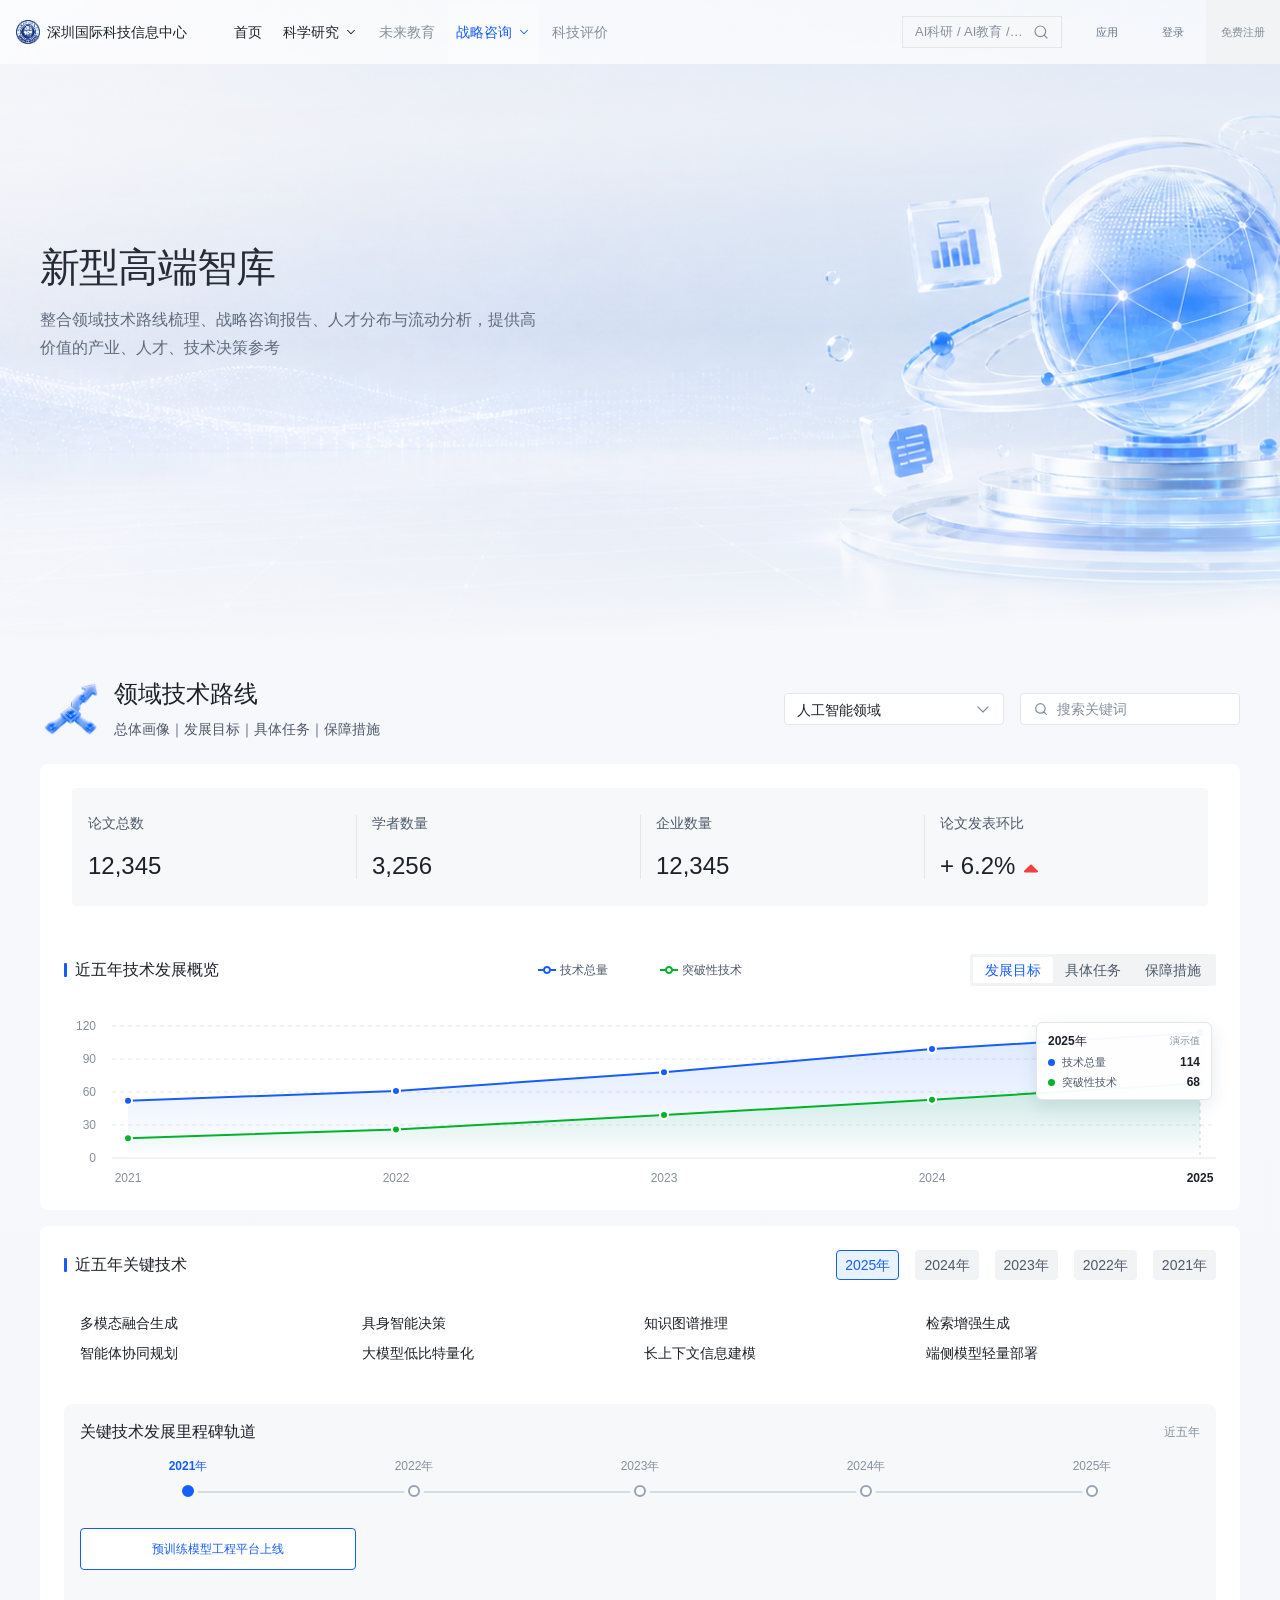
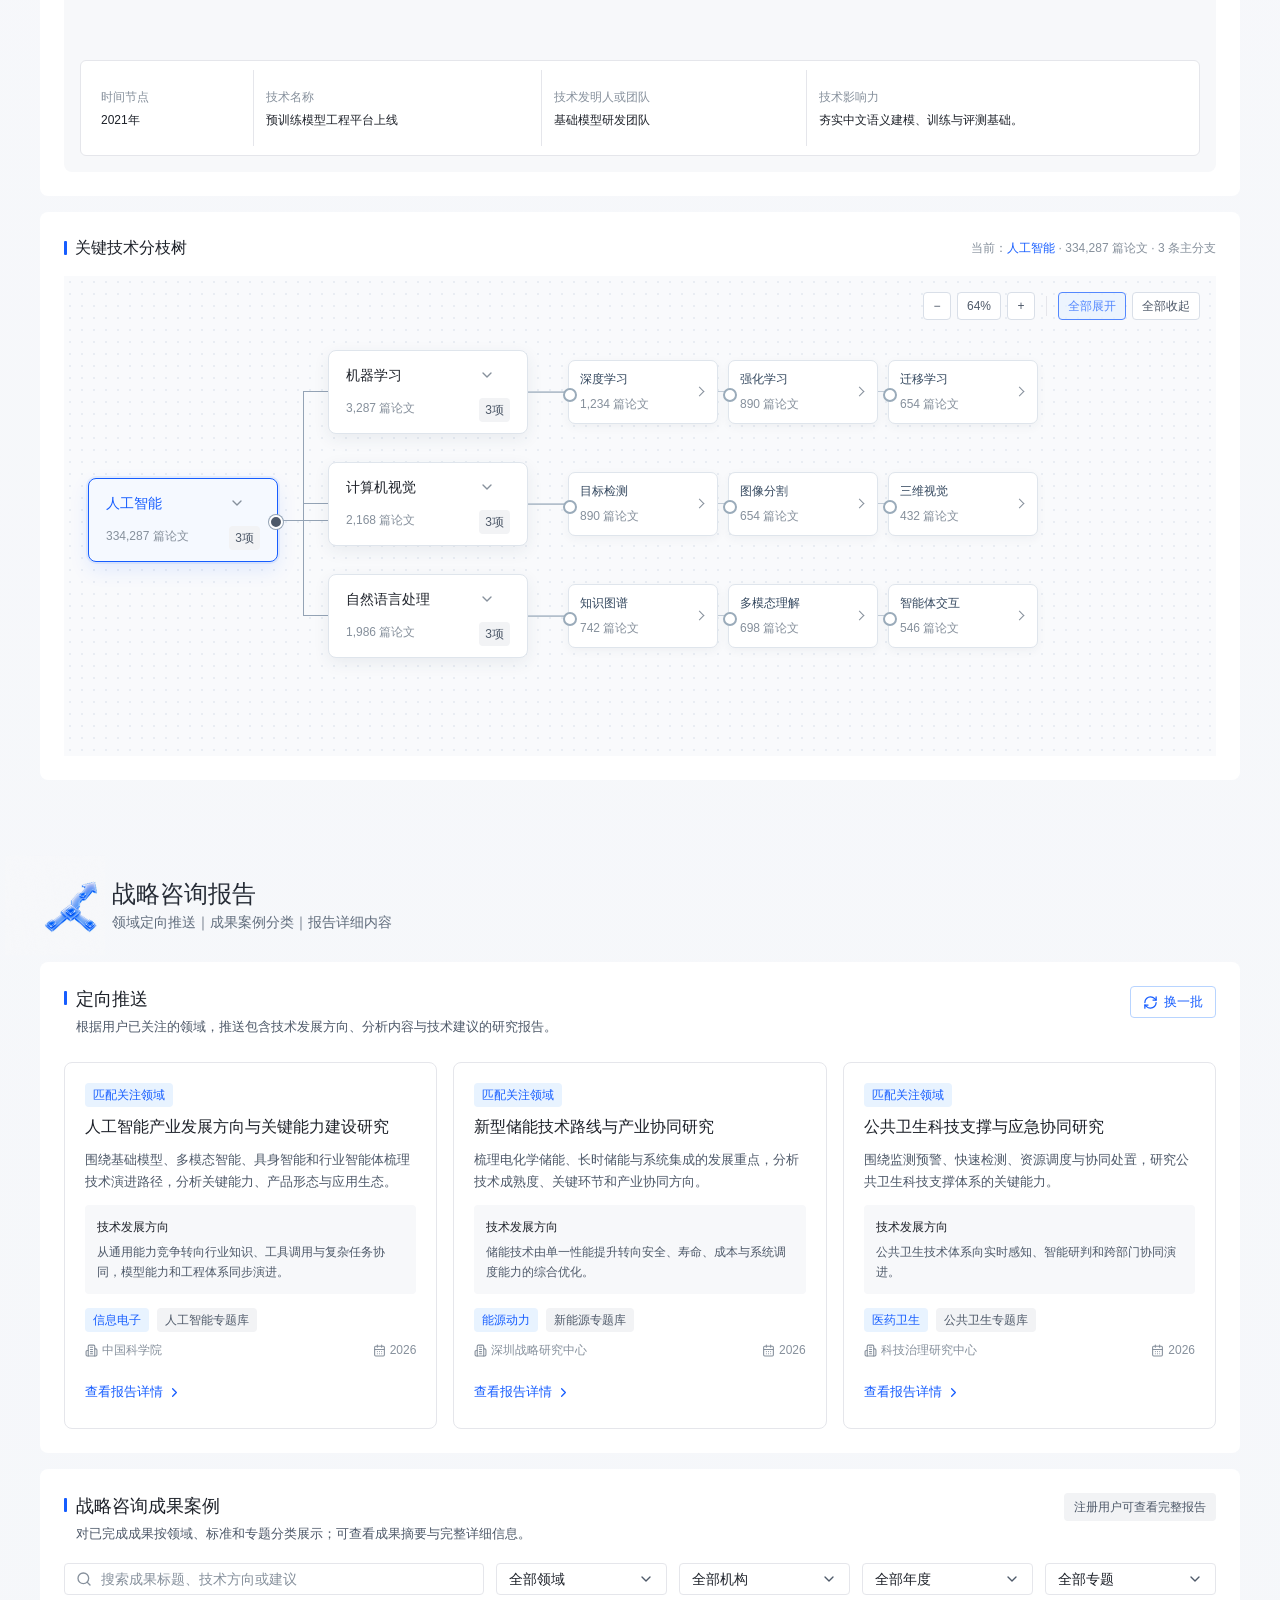
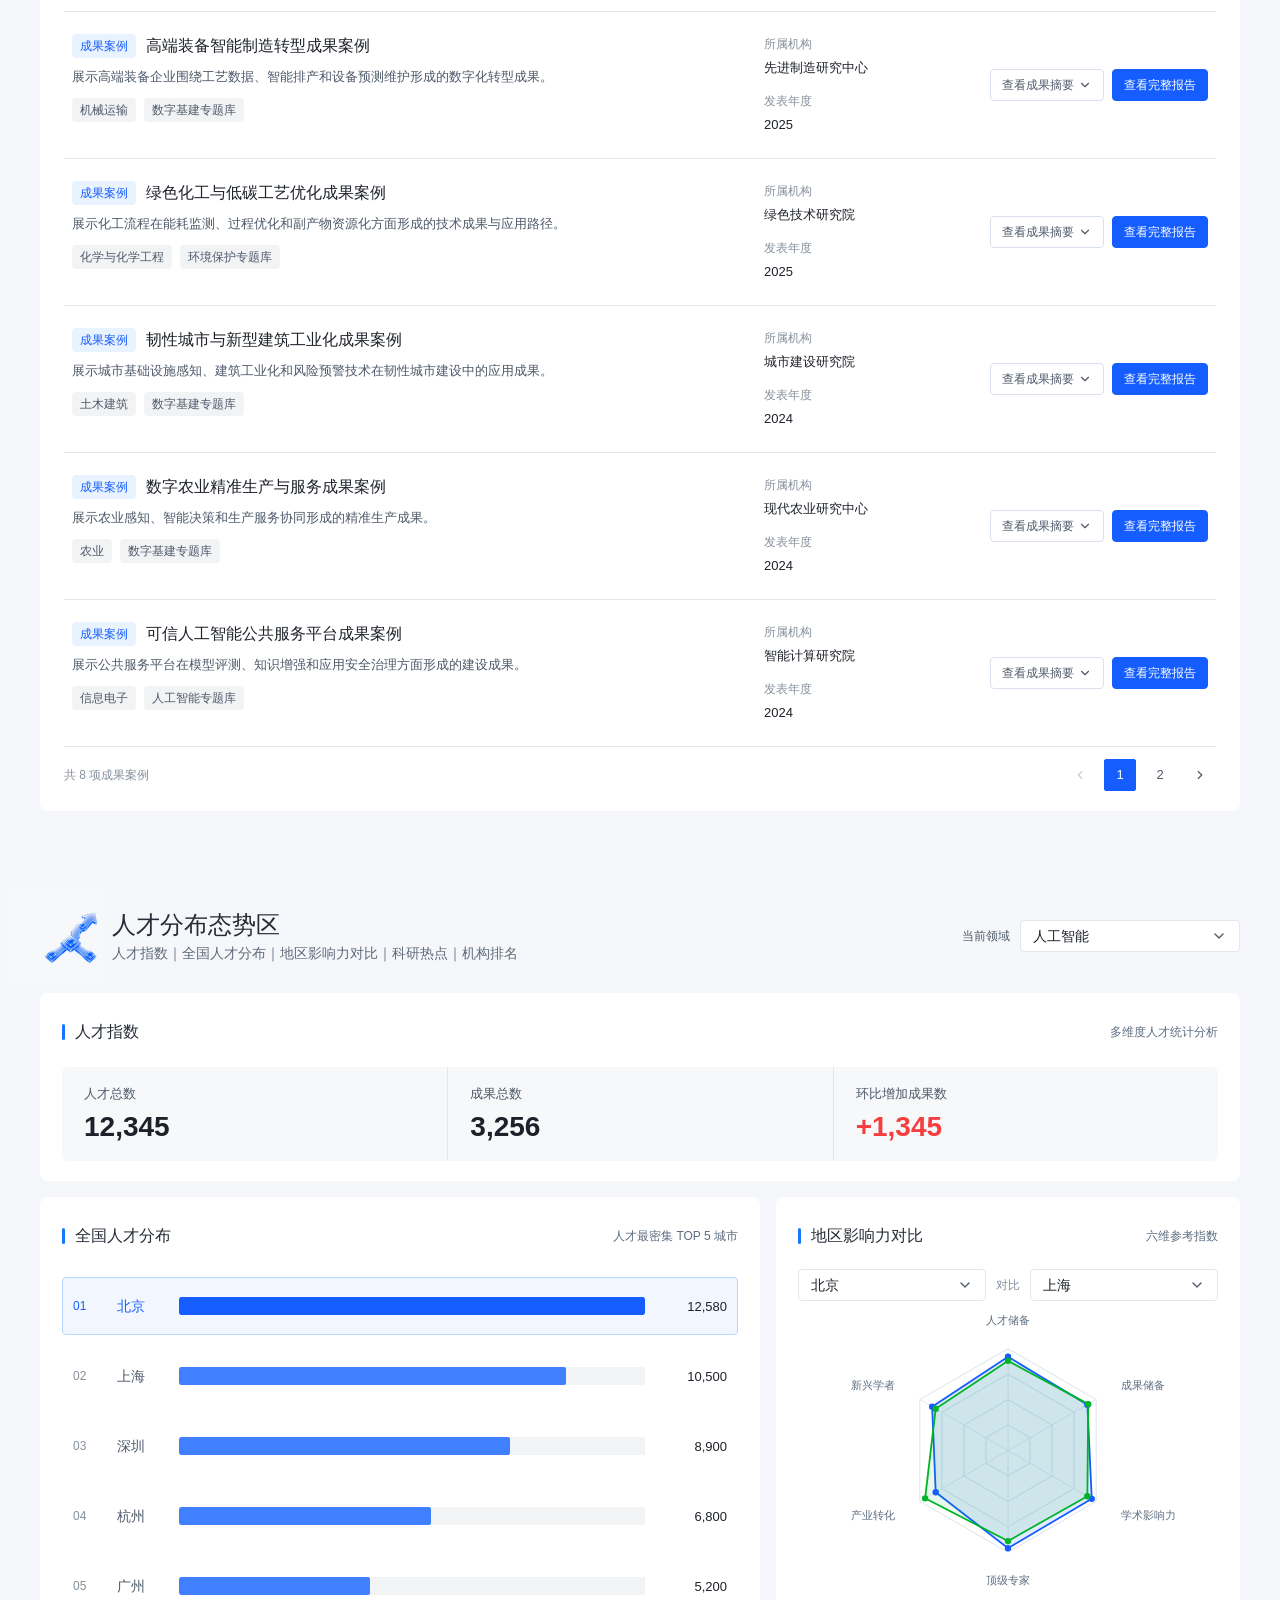
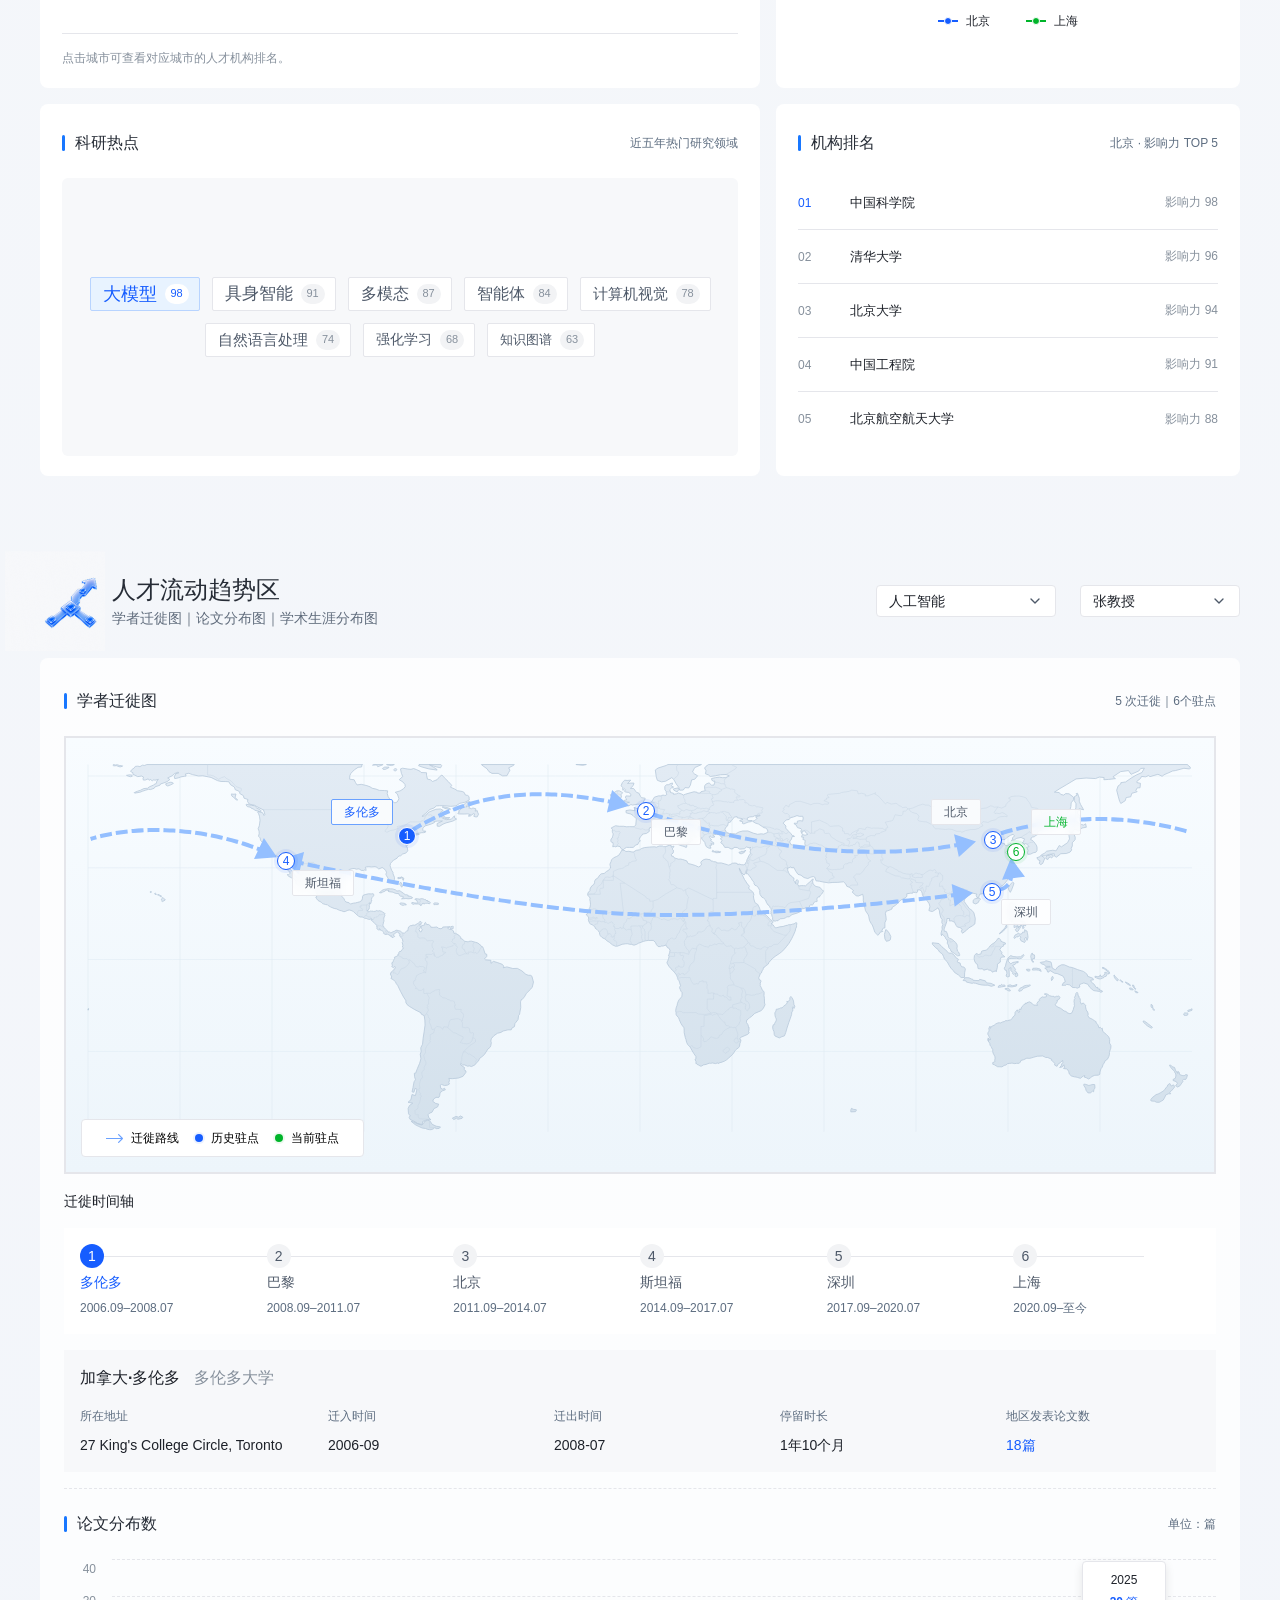
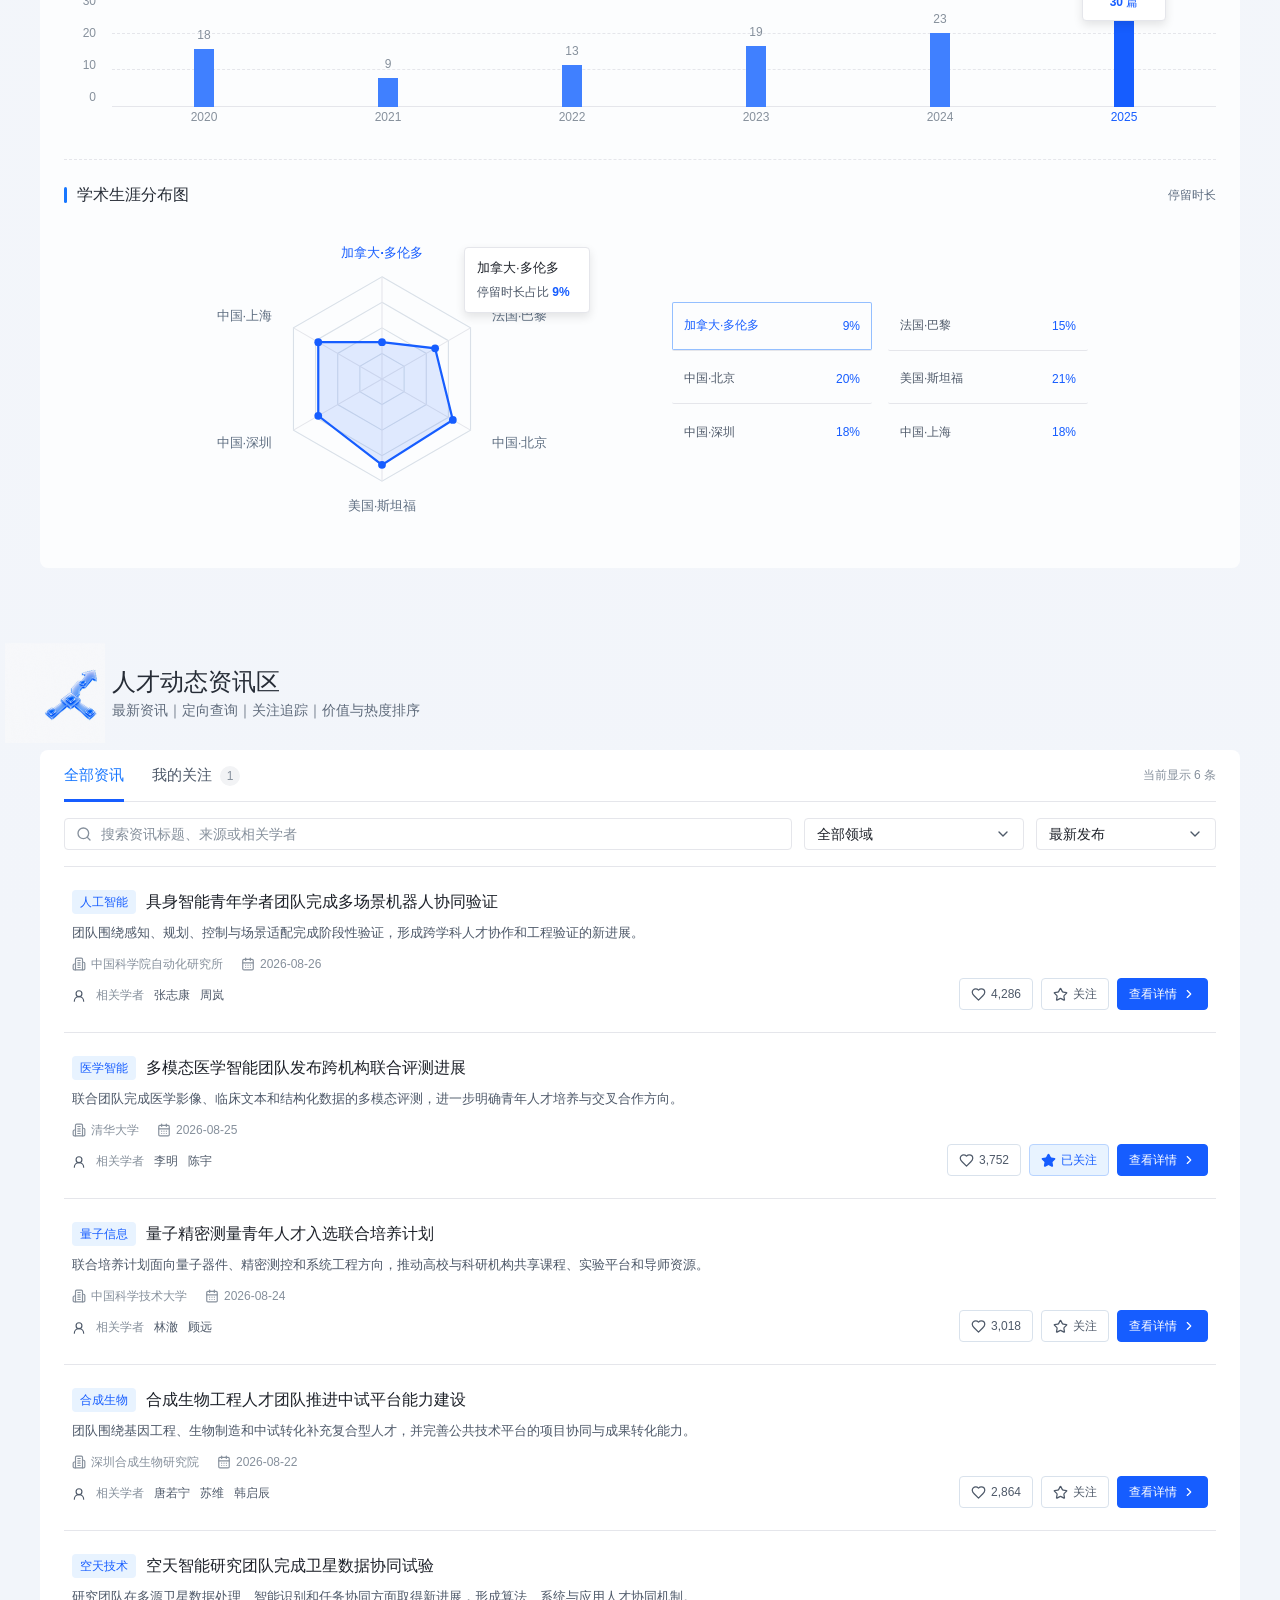
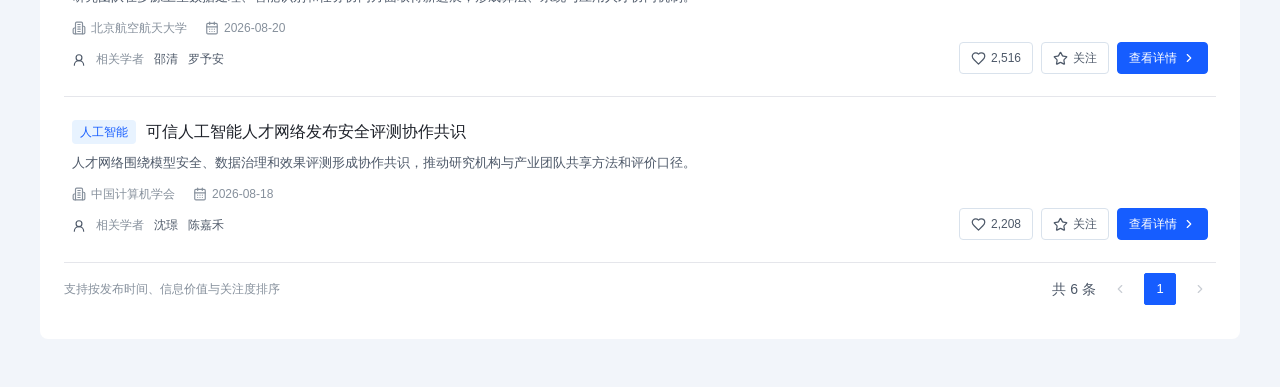
<file: apps/cluster-service/dist/index.html>
<!doctype html>
<html lang="zh-CN">
  <head>
    <meta charset="UTF-8" />
    <meta name="viewport" content="width=device-width, initial-scale=1.0, viewport-fit=cover" />
    <meta http-equiv="Cache-Control" content="no-cache, no-store, must-revalidate" />
    <meta http-equiv="Pragma" content="no-cache" />
    <meta http-equiv="Expires" content="0" />
    <meta name="theme-color" content="#0b2454" />
    <meta name="description" content="深圳国际科技信息中心战略咨询与科技信息服务门户演示" />
    <link rel="icon" href="./assets/gkx-logo.png" />
    <title>深圳国际科技信息中心</title>
    <script type="module" crossorigin src="./assets/index-CAj7oMRN.js"></script>
    <link rel="stylesheet" crossorigin href="./assets/index-DYxFwPp3.css">
  </head>
  <body>
    <!--
      THESIS: 科技专题服务是一张常驻的专题资料工作台，不是宣传首屏、重复入口或十一项挤在一行的工具条。
      OWN-WORLD: 延续国科信浅色政务科技门户，以白色工作面、克制蓝色、细分隔线和真实数据图谱构成统一语言。
      STORY: 用户只在一处选择产业，从左侧一级目录进入模块，再在右侧横向页签切换任务，通过链路、地图、报告和检索获得证据。
      FIRST VIEWPORT: 64px公共页头下是96px专题上下文栏；其下左侧常驻十一项目录，右侧直接显示模块标题、二级页签和实际业务内容。
      FORM: 专题资料工作台，替代结构候选4，seed 718fa632。
      FINISH: unreviewed and undocumented is unfinished; this build ends with the finish review, the verdict, and DESIGN.md
    -->
    <div id="root"></div>
  </body>
</html>
</file>
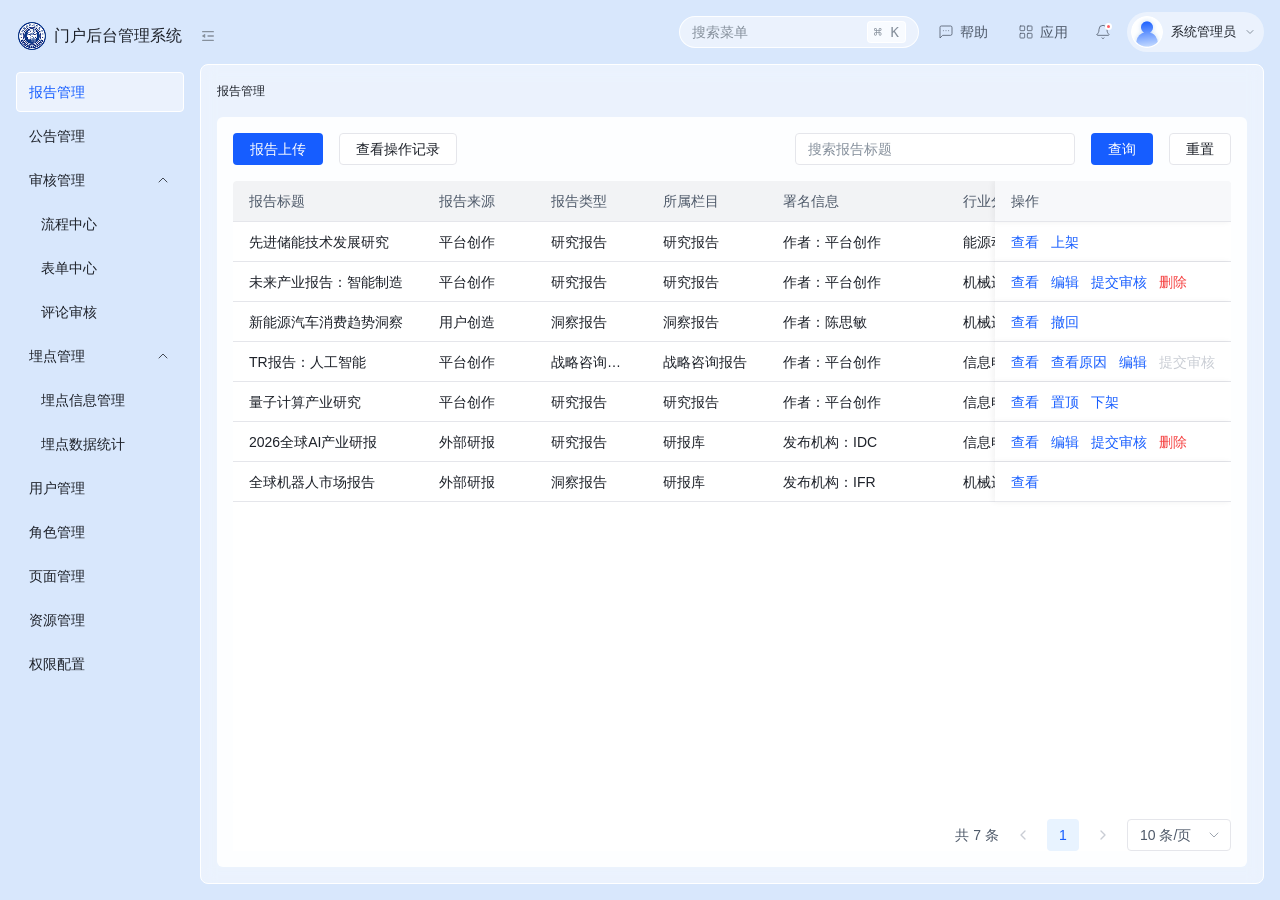
<file: apps/portal-admin/dist/index.html>
<!doctype html>
<html lang="zh-CN">
  <head>
    <meta charset="UTF-8" />
    <meta name="viewport" content="width=device-width, initial-scale=1.0" />
    <meta name="theme-color" content="#0b2454" />
    <meta name="description" content="门户后台管理系统" />
    <title>门户后台管理系统</title>
    <script type="module" crossorigin src="./assets/index-DlVRwtRr.js"></script>
    <link rel="stylesheet" crossorigin href="./assets/index-BwQiouk_.css">
  </head>
  <body>
    <div id="root"></div>
  </body>
</html>
</file>
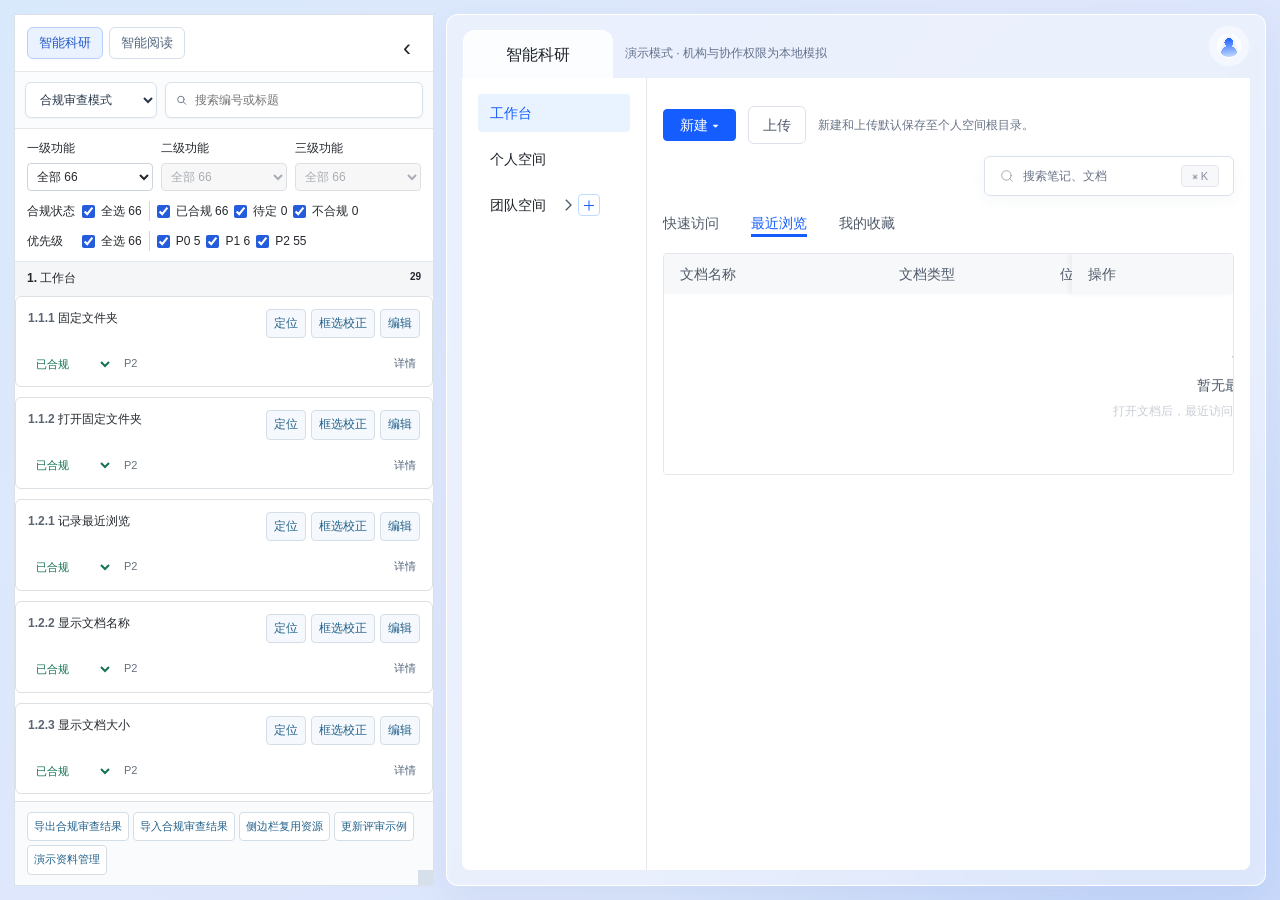
<file: apps/research-reading/dist/index.html>
<!doctype html>
<html lang="zh-CN">
  <head>
  <link rel="icon" href="data:image/svg+xml,%3Csvg xmlns=%22http://www.w3.org/2000/svg%22 viewBox=%220 0 32 32%22%3E%3Crect width=%2232%22 height=%2232%22 rx=%226%22 fill=%22%23006eff%22/%3E%3C/svg%3E">
    <meta charset="UTF-8" />
    <meta name="viewport" content="width=device-width, initial-scale=1.0" />
    <meta name="codex-preview-id" content="portal-draft-intelligent-research" />
    <title>智能科研</title>
    <script type="module" crossorigin src="./assets/index-C1R2Eleb.js"></script>
    <link rel="stylesheet" crossorigin href="./assets/index-likz00wj.css">
  </head>
  <body>
    <div id="root"></div>
  </body>
</html>
</file>
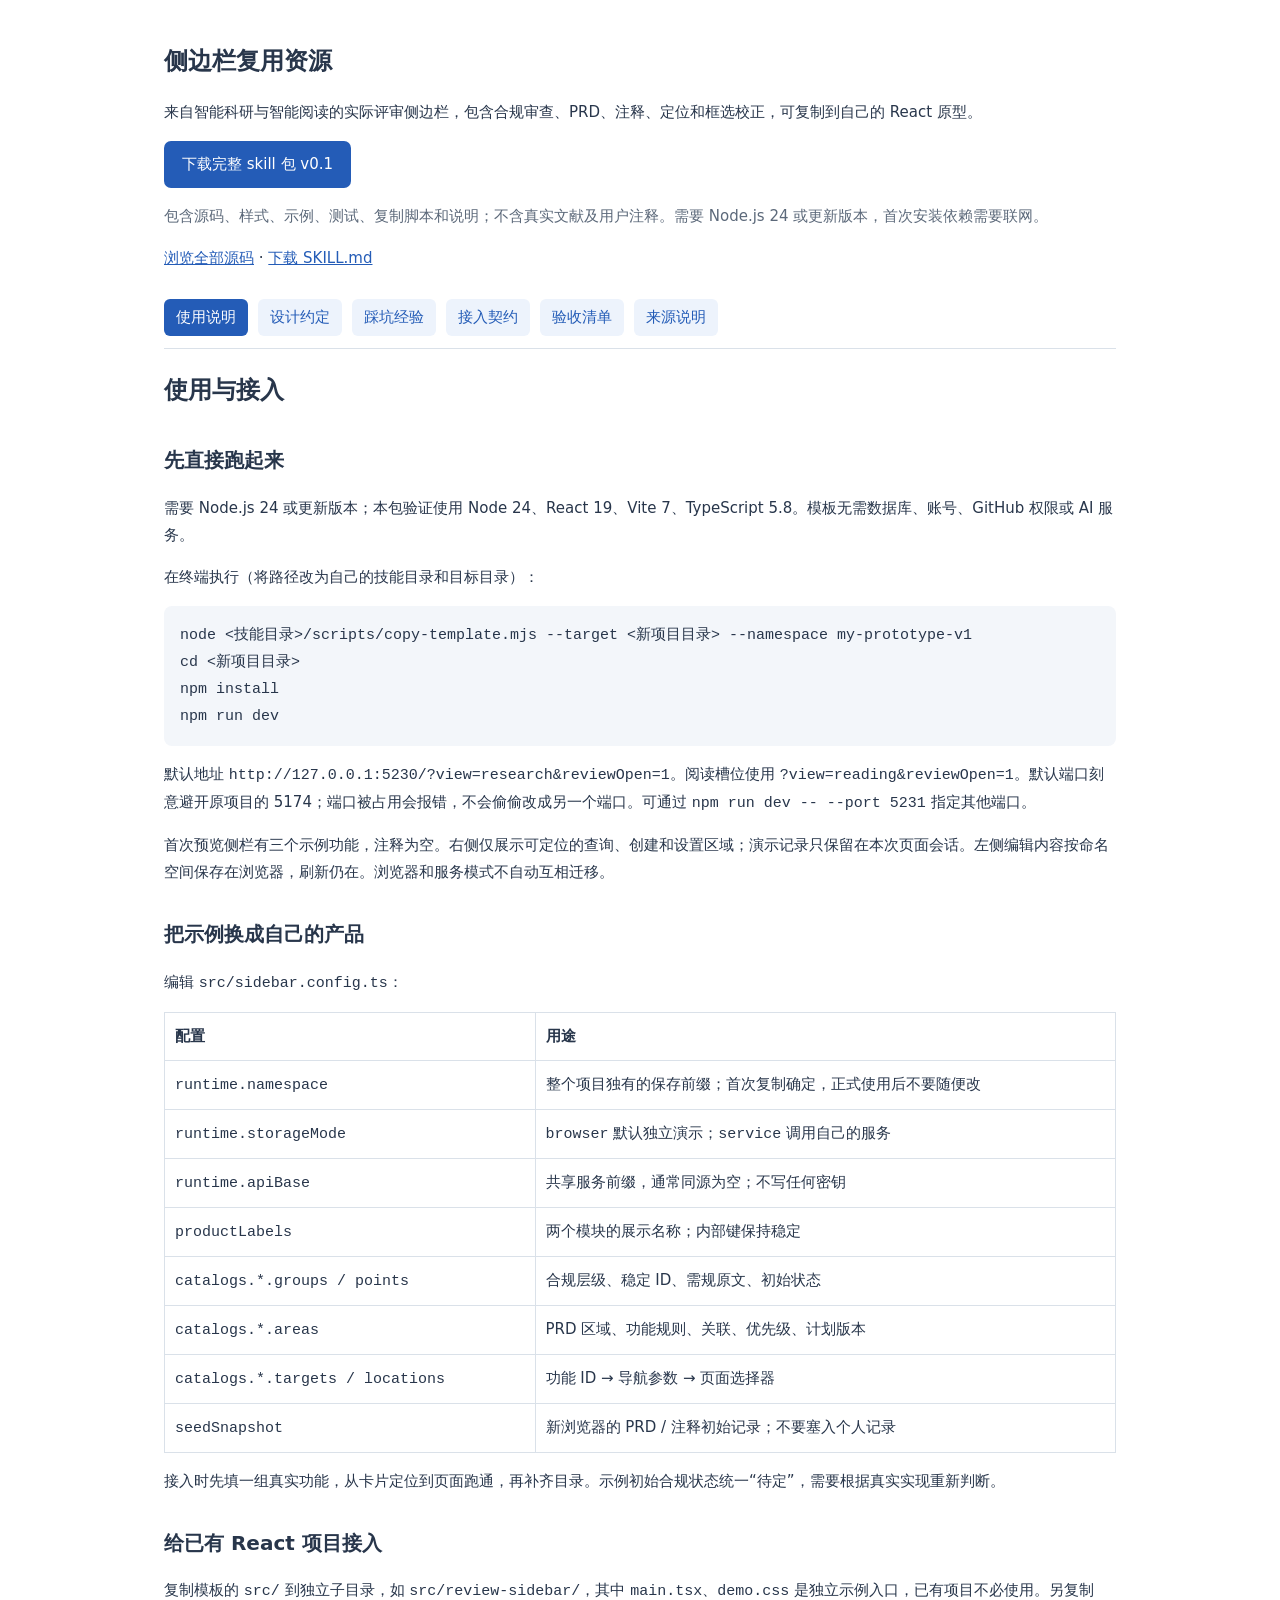
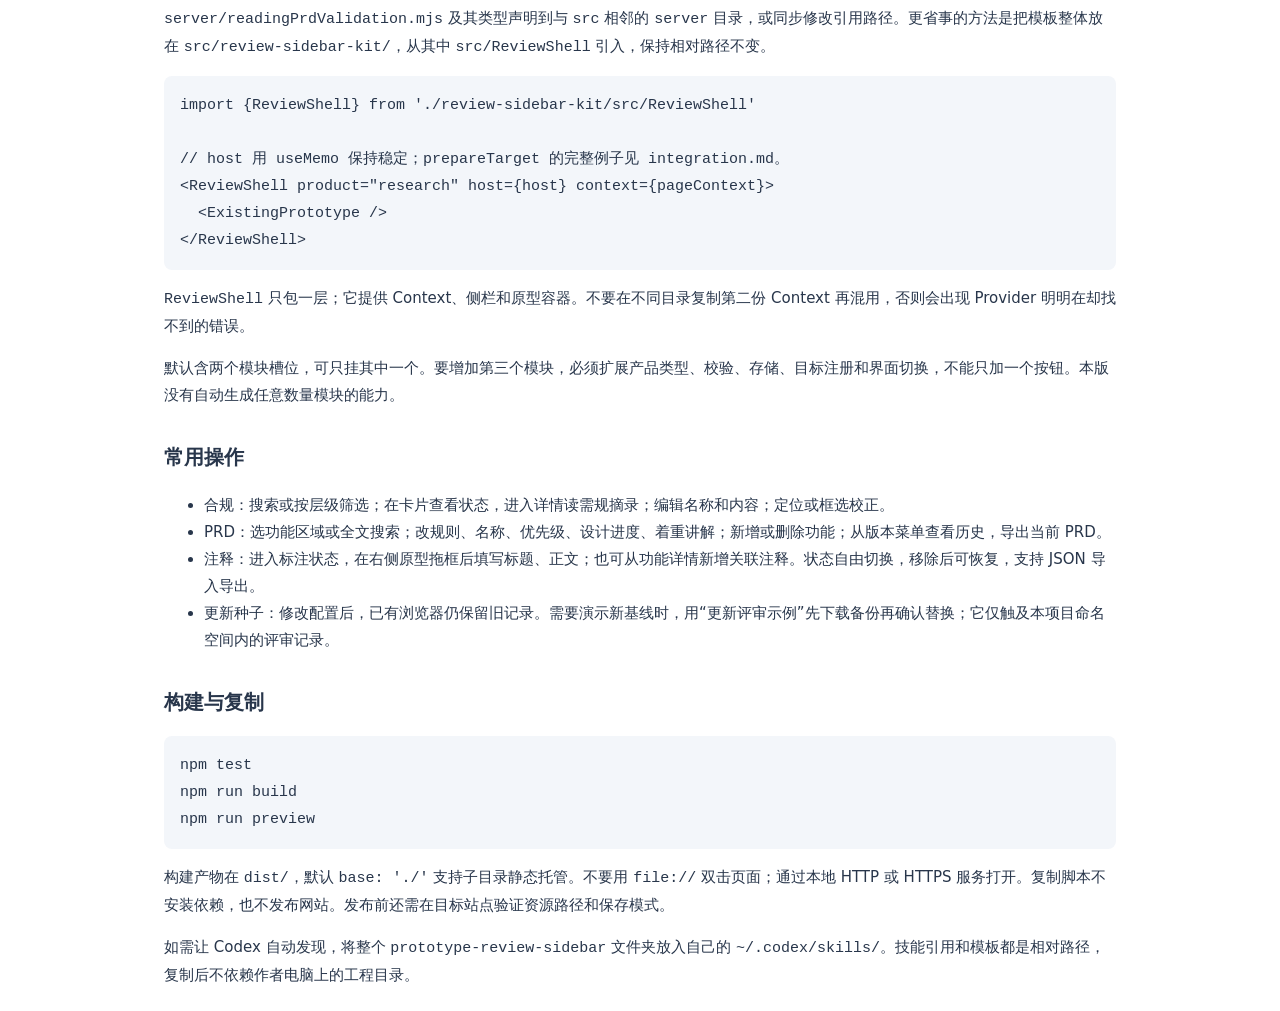
<file: apps/research-reading/dist/skills/index.html>
<!doctype html>
<html lang="zh-CN"><head><meta charset="utf-8"><meta name="viewport" content="width=device-width,initial-scale=1"><title>侧边栏复用资源 · 智能科研与智能阅读</title><style>
*{box-sizing:border-box}body{margin:0;padding:24px;font:15px/1.8 system-ui,sans-serif;color:#28364b;background:#fff;max-width:1000px;margin-inline:auto}h1{font-size:24px}h2{font-size:20px;margin-top:30px}h3{font-size:17px}a{color:#245cb7}nav{display:flex;gap:10px;flex-wrap:wrap;border-bottom:1px solid #dae1e9;padding:12px 0}nav a{padding:5px 12px;border-radius:6px;background:#edf3fc;text-decoration:none}nav a[aria-current=page]{background:#245cb7;color:#fff}.download{display:inline-block;background:#245cb7;color:white;padding:10px 18px;border-radius:7px;text-decoration:none}pre{overflow:auto;padding:16px;background:#f3f6fa;border-radius:8px}code{overflow-wrap:anywhere}table{border-collapse:collapse;width:100%}th,td{border:1px solid #dae1e9;padding:10px;text-align:left;vertical-align:top}.hint{color:#5c697a}article{overflow-wrap:anywhere}button{font:inherit} @media(max-width:500px){body{padding:12px}th,td{padding:6px;font-size:13px}}
</style></head><body>
<h1>侧边栏复用资源</h1><p>来自智能科研与智能阅读的实际评审侧边栏，包含合规审查、PRD、注释、定位和框选校正，可复制到自己的 React 原型。</p>
<a class="download" href="prototype-review-sidebar-v0.1.zip" download>下载完整 skill 包 v0.1</a>
<p class="hint">包含源码、样式、示例、测试、复制脚本和说明；不含真实文献及用户注释。需要 Node.js 24 或更新版本，首次安装依赖需要联网。</p>
<p><a href="https://github.com/icapk/gkx-ai-strategy-portal/tree/main/apps/research-reading/public/skills/prototype-review-sidebar" target="_blank" rel="noopener">浏览全部源码</a> · <a href="prototype-review-sidebar/SKILL.md" download>下载 SKILL.md</a></p>
<nav aria-label="资源说明"><a href="#usage">使用说明</a><a href="#design">设计约定</a><a href="#pitfalls">踩坑经验</a><a href="#integration">接入契约</a><a href="#verification">验收清单</a><a href="#provenance">来源说明</a></nav>
<article id="content" aria-live="polite">正在加载说明…</article>
<script src="marked-18.0.12.min.js"></script><script src="purify-3.4.15.min.js"></script><script>
const names=['usage','design','pitfalls','integration','verification','provenance'];let sequence=0;
async function show(){const id=names.includes(location.hash.slice(1))?location.hash.slice(1):'usage',token=++sequence,article=document.getElementById('content');document.querySelectorAll('nav a').forEach(a=>a.setAttribute('aria-current',a.hash==='#'+id?'page':'false'));article.textContent='正在加载说明…';try{const url=new URL('prototype-review-sidebar/references/'+id+'.md',location.href),r=await fetch(url);if(!r.ok)throw Error('读取失败');const md=await r.text();if(token!==sequence)return;article.innerHTML=DOMPurify.sanitize(marked.parse(md));article.querySelectorAll('a[href]').forEach(a=>{const href=a.getAttribute('href');if(!href.startsWith('#'))a.href=new URL(href,url).href})}catch(e){if(token===sequence)article.textContent='说明加载失败，请刷新重试，或下载完整 skill 包离线阅读。'}}
addEventListener('hashchange',show);show();
</script></body></html>
</file>
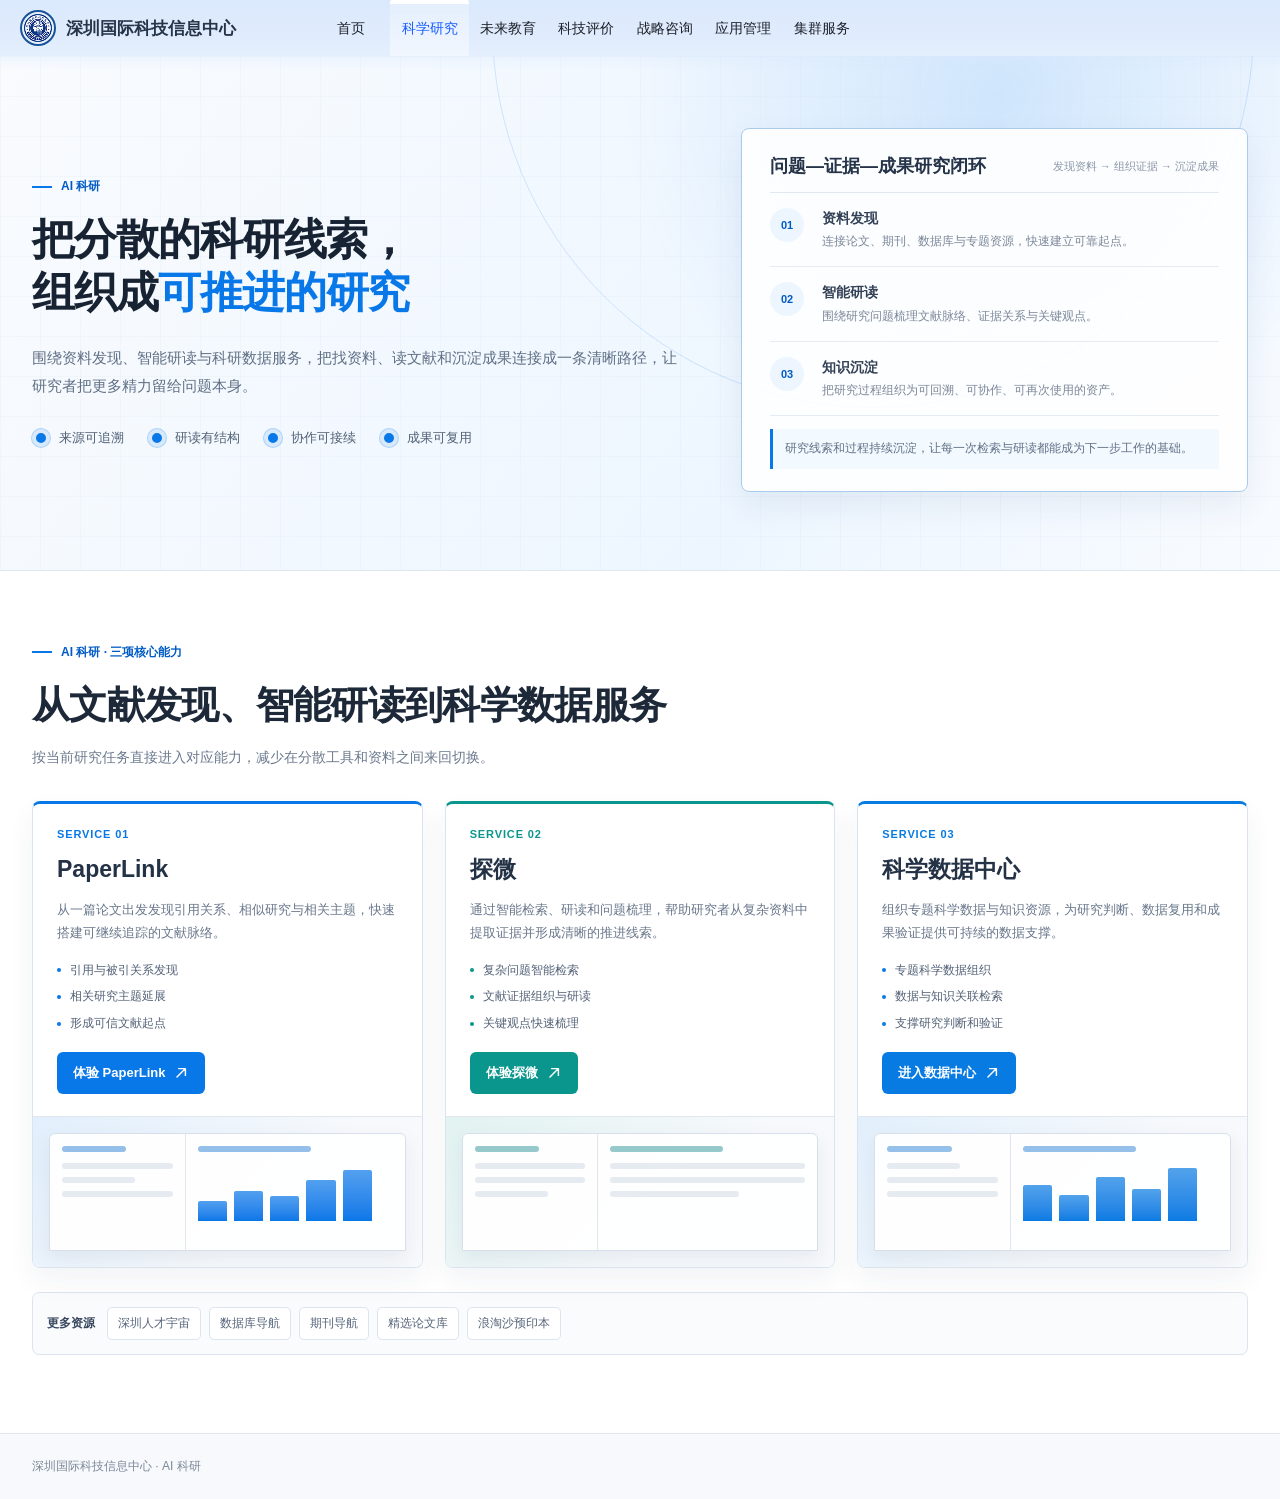
<file: ai-research.html>
<!doctype html>
<html lang="zh-CN">
<head>
  <meta charset="utf-8">
  <meta name="viewport" content="width=device-width, initial-scale=1">
  <meta name="description" content="深圳国际科技信息中心 AI 科研业务，以资料发现、智能研读与数据服务支持科研全过程。">
  <title>AI 科研｜深圳国际科技信息中心</title>
  <link rel="stylesheet" href="landing.css">
  <link rel="stylesheet" href="assets/glass-tabs.css?v=20261011-unified-glass-2">
</head>
<body>
  <header class="lp-header">
    <div class="lp-header-inner">
      <a class="lp-brand" href="index.html"><span class="lp-brand-mark"><img src="apps/cluster-service/dist/assets/gkx-logo.png" alt=""></span><span>深圳国际科技信息中心</span></a>
      <nav class="lp-nav" id="landingNavigation" aria-label="主导航">
        <a class="portal-glass-tab" href="index.html">首页</a><a class="portal-glass-tab" href="ai-research.html" aria-current="page">科学研究</a><a class="portal-glass-tab" href="education.html">未来教育</a><a class="portal-glass-tab" href="evaluation.html">科技评价</a><a class="portal-glass-tab" href="strategy.html">战略咨询</a><a class="portal-glass-tab" href="portal-admin-2.html">应用管理</a><a class="portal-glass-tab" href="index.html?cluster=scientific-data-center">集群服务</a>
      </nav>
      <button class="lp-menu-toggle" id="landingMenuButton" type="button" aria-label="打开导航菜单" aria-expanded="false" aria-controls="landingNavigation">菜单</button>
    </div>
  </header>
  <main>
    <section class="lp-hero">
      <div class="lp-shell lp-hero-grid">
        <div>
          <p class="lp-eyebrow">AI 科研</p>
          <h1 class="lp-hero-title">把分散的科研线索，<br>组织成<em>可推进的研究</em></h1>
          <p class="lp-hero-lead">围绕资料发现、智能研读与科研数据服务，把找资料、读文献和沉淀成果连接成一条清晰路径，让研究者把更多精力留给问题本身。</p>
          <ul class="lp-proof-list" aria-label="AI 科研服务特征"><li>来源可追溯</li><li>研读有结构</li><li>协作可接续</li><li>成果可复用</li></ul>
        </div>
        <aside class="lp-method-panel" aria-label="问题、证据、成果研究闭环">
          <div class="lp-method-header"><h2>问题—证据—成果研究闭环</h2><span>发现资料 → 组织证据 → 沉淀成果</span></div>
          <div class="lp-method-step"><span class="lp-method-index">01</span><div class="lp-method-copy"><strong>资料发现</strong><span>连接论文、期刊、数据库与专题资源，快速建立可靠起点。</span></div></div>
          <div class="lp-method-step"><span class="lp-method-index">02</span><div class="lp-method-copy"><strong>智能研读</strong><span>围绕研究问题梳理文献脉络、证据关系与关键观点。</span></div></div>
          <div class="lp-method-step"><span class="lp-method-index">03</span><div class="lp-method-copy"><strong>知识沉淀</strong><span>把研究过程组织为可回溯、可协作、可再次使用的资产。</span></div></div>
          <div class="lp-method-feedback">研究线索和过程持续沉淀，让每一次检索与研读都能成为下一步工作的基础。</div>
        </aside>
      </div>
    </section>

    <section class="lp-systems" id="services" aria-labelledby="servicesTitle">
      <div class="lp-shell">
        <div class="lp-systems-header"><p class="lp-eyebrow">AI 科研 · 三项核心能力</p><h2 class="lp-systems-title" id="servicesTitle">从文献发现、智能研读到科学数据服务</h2><p class="lp-systems-summary">按当前研究任务直接进入对应能力，减少在分散工具和资料之间来回切换。</p></div>
        <div class="lp-system-grid">
          <article class="lp-system-card"><div class="lp-system-copy"><p class="lp-system-number">SERVICE 01</p><h3 class="lp-system-name">PaperLink</h3><p class="lp-system-description">从一篇论文出发发现引用关系、相似研究与相关主题，快速搭建可继续追踪的文献脉络。</p><ul class="lp-system-features"><li>引用与被引关系发现</li><li>相关研究主题延展</li><li>形成可信文献起点</li></ul><a class="lp-system-entry" href="https://itic-sci.com/paper-link/" target="_blank" rel="noopener noreferrer">体验 PaperLink<svg viewBox="0 0 20 20" aria-hidden="true"><path d="M7 4.5h8.5V13M15.2 4.8 5 15"/></svg></a></div><div class="lp-product-preview" aria-hidden="true"><div class="lp-preview-window"><div class="lp-preview-side"><i class="lp-preview-label"></i><i class="lp-preview-line"></i><i class="lp-preview-line is-short"></i><i class="lp-preview-line"></i></div><div class="lp-preview-main"><i class="lp-preview-label"></i><div class="lp-preview-chart"><i style="height:35%"></i><i style="height:52%"></i><i style="height:44%"></i><i style="height:72%"></i><i style="height:88%"></i></div></div></div></div></article>
          <article class="lp-system-card"><div class="lp-system-copy"><p class="lp-system-number">SERVICE 02</p><h3 class="lp-system-name">探微</h3><p class="lp-system-description">通过智能检索、研读和问题梳理，帮助研究者从复杂资料中提取证据并形成清晰的推进线索。</p><ul class="lp-system-features"><li>复杂问题智能检索</li><li>文献证据组织与研读</li><li>关键观点快速梳理</li></ul><a class="lp-system-entry" href="https://itic-sci.com/ai-agent/" target="_blank" rel="noopener noreferrer">体验探微<svg viewBox="0 0 20 20" aria-hidden="true"><path d="M7 4.5h8.5V13M15.2 4.8 5 15"/></svg></a></div><div class="lp-product-preview" aria-hidden="true"><div class="lp-preview-window"><div class="lp-preview-side"><i class="lp-preview-label"></i><i class="lp-preview-line"></i><i class="lp-preview-line"></i><i class="lp-preview-line is-short"></i></div><div class="lp-preview-main"><i class="lp-preview-label"></i><i class="lp-preview-line"></i><i class="lp-preview-line"></i><i class="lp-preview-line is-short"></i></div></div></div></article>
          <article class="lp-system-card"><div class="lp-system-copy"><p class="lp-system-number">SERVICE 03</p><h3 class="lp-system-name">科学数据中心</h3><p class="lp-system-description">组织专题科学数据与知识资源，为研究判断、数据复用和成果验证提供可持续的数据支撑。</p><ul class="lp-system-features"><li>专题科学数据组织</li><li>数据与知识关联检索</li><li>支撑研究判断和验证</li></ul><a class="lp-system-entry" href="https://kg-cg.itic-sci.com/ChatSearch" target="_blank" rel="noopener noreferrer">进入数据中心<svg viewBox="0 0 20 20" aria-hidden="true"><path d="M7 4.5h8.5V13M15.2 4.8 5 15"/></svg></a></div><div class="lp-product-preview" aria-hidden="true"><div class="lp-preview-window"><div class="lp-preview-side"><i class="lp-preview-label"></i><i class="lp-preview-line is-short"></i><i class="lp-preview-line"></i><i class="lp-preview-line"></i></div><div class="lp-preview-main"><i class="lp-preview-label"></i><div class="lp-preview-chart"><i style="height:62%"></i><i style="height:45%"></i><i style="height:76%"></i><i style="height:56%"></i><i style="height:92%"></i></div></div></div></div></article>
        </div>
        <div class="lp-resource-strip" aria-label="更多科研资源"><span class="lp-resource-label">更多资源</span><a class="lp-resource-link" href="https://ai4s.itic-sci.com/talent" target="_blank" rel="noopener">深圳人才宇宙</a><a class="lp-resource-link" href="https://itic-sci.com/databaseNavigation" target="_blank" rel="noopener">数据库导航</a><a class="lp-resource-link" href="https://itic-sci.com/journal" target="_blank" rel="noopener">期刊导航</a><a class="lp-resource-link" href="https://itic-sci.com/paper" target="_blank" rel="noopener">精选论文库</a><a class="lp-resource-link" href="https://itic-sci.com/langtaosha" target="_blank" rel="noopener">浪淘沙预印本</a></div>
      </div>
    </section>
  </main>
  <footer class="lp-footer"><div class="lp-shell lp-footer-inner"><span>深圳国际科技信息中心 · AI 科研</span></div></footer>
  <script src="landing.js"></script>
</body>
</html>
</file>
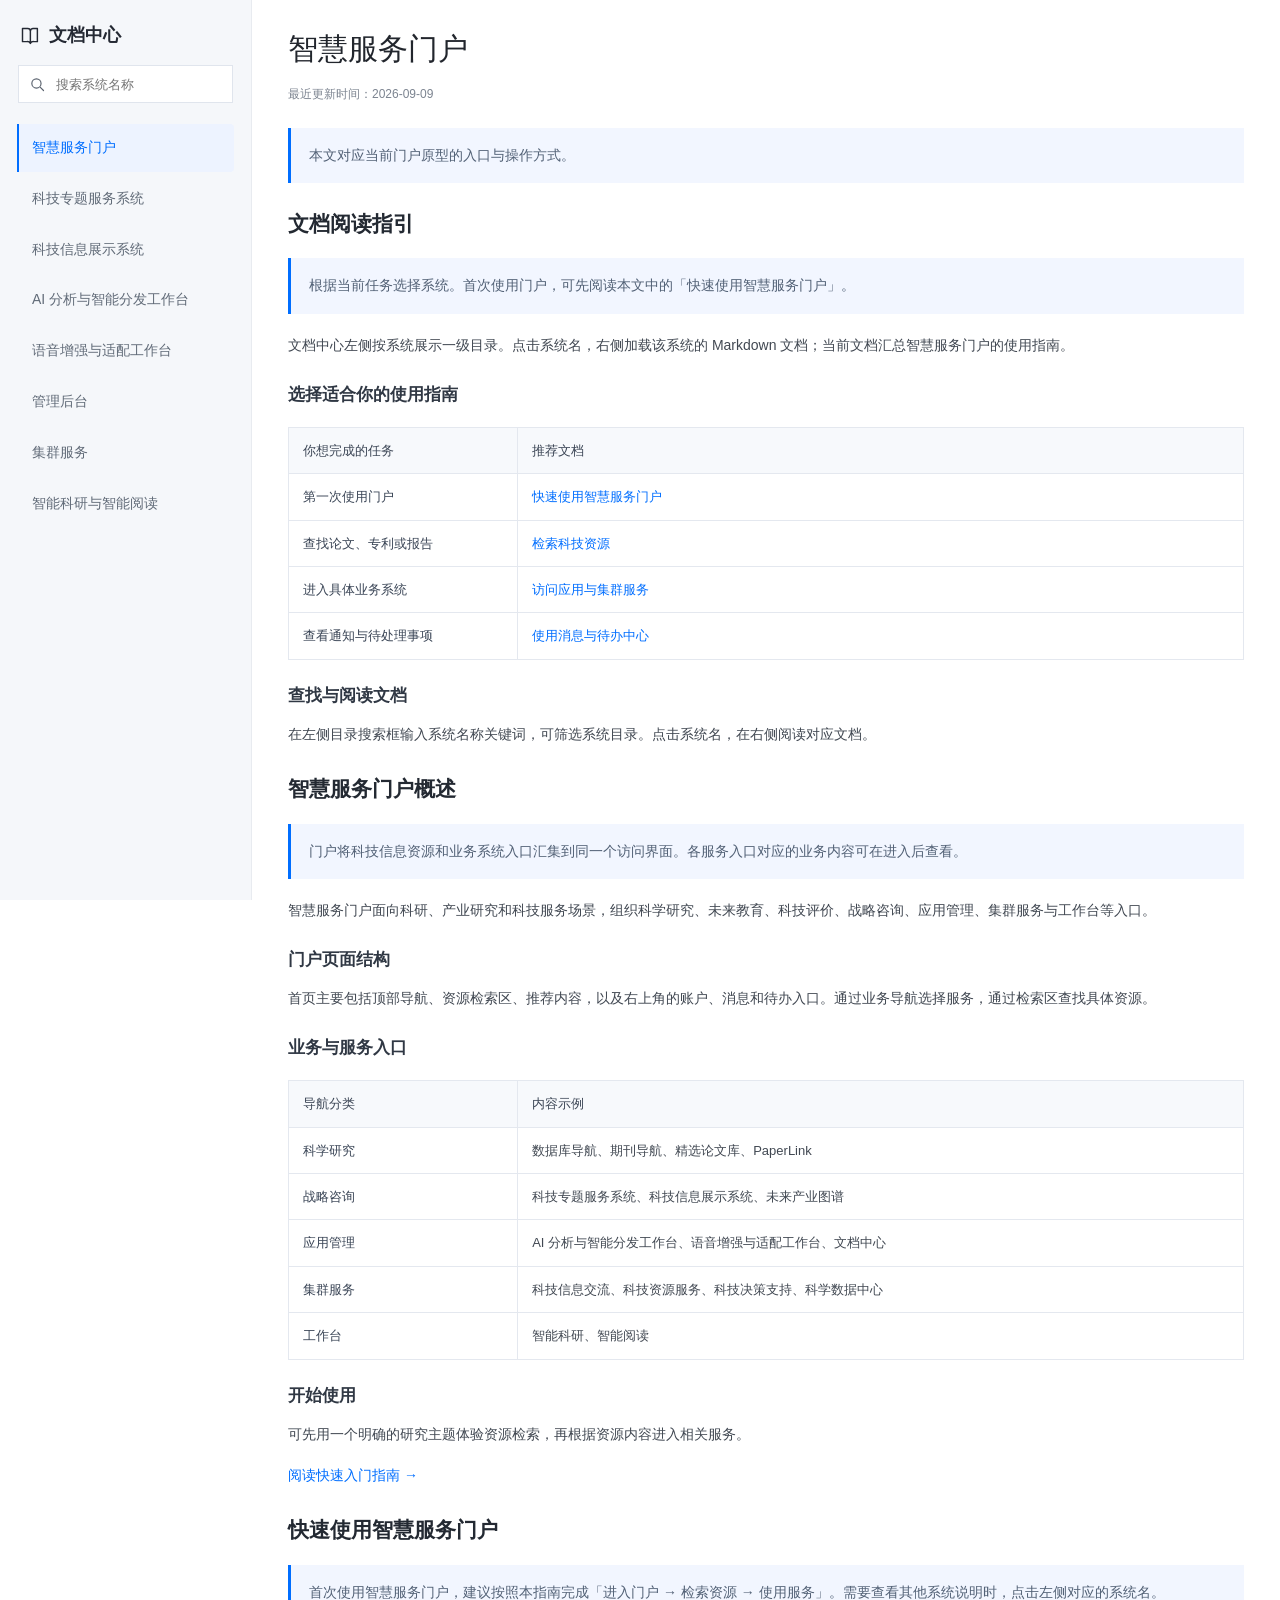
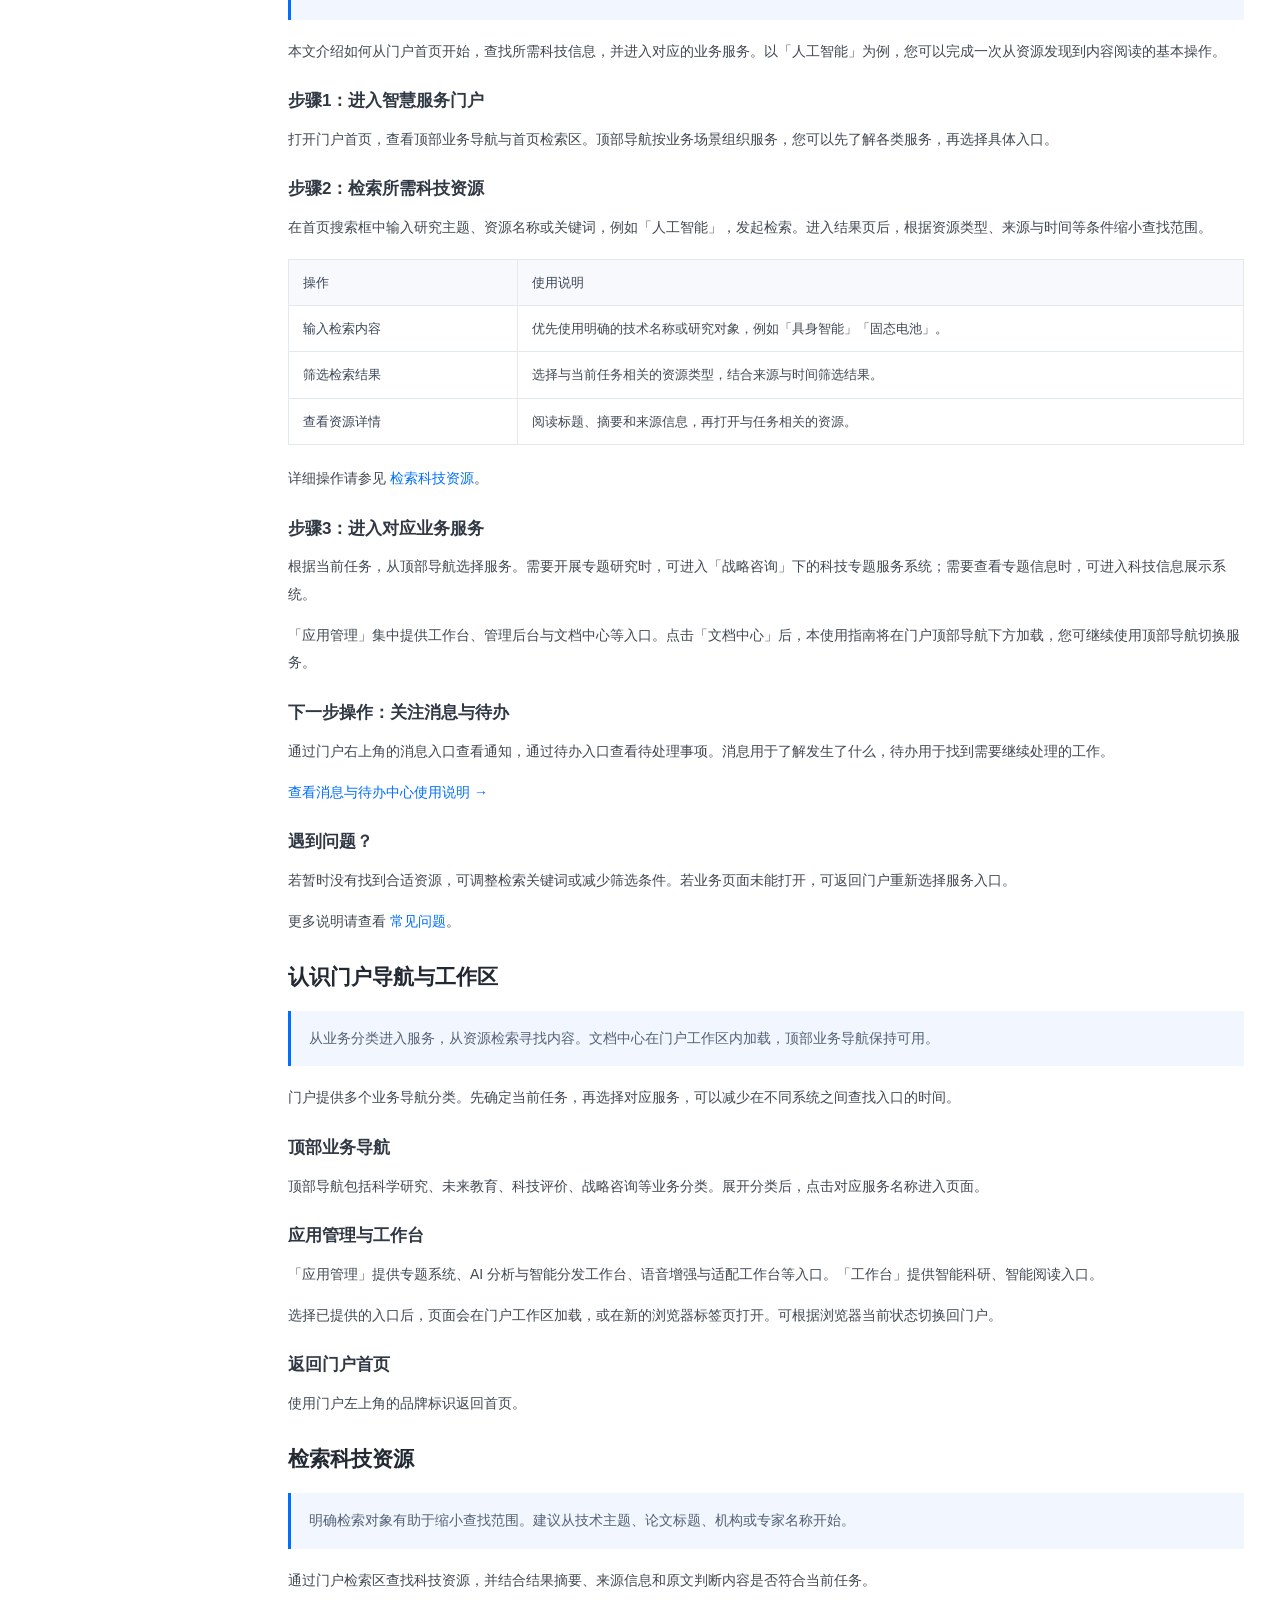
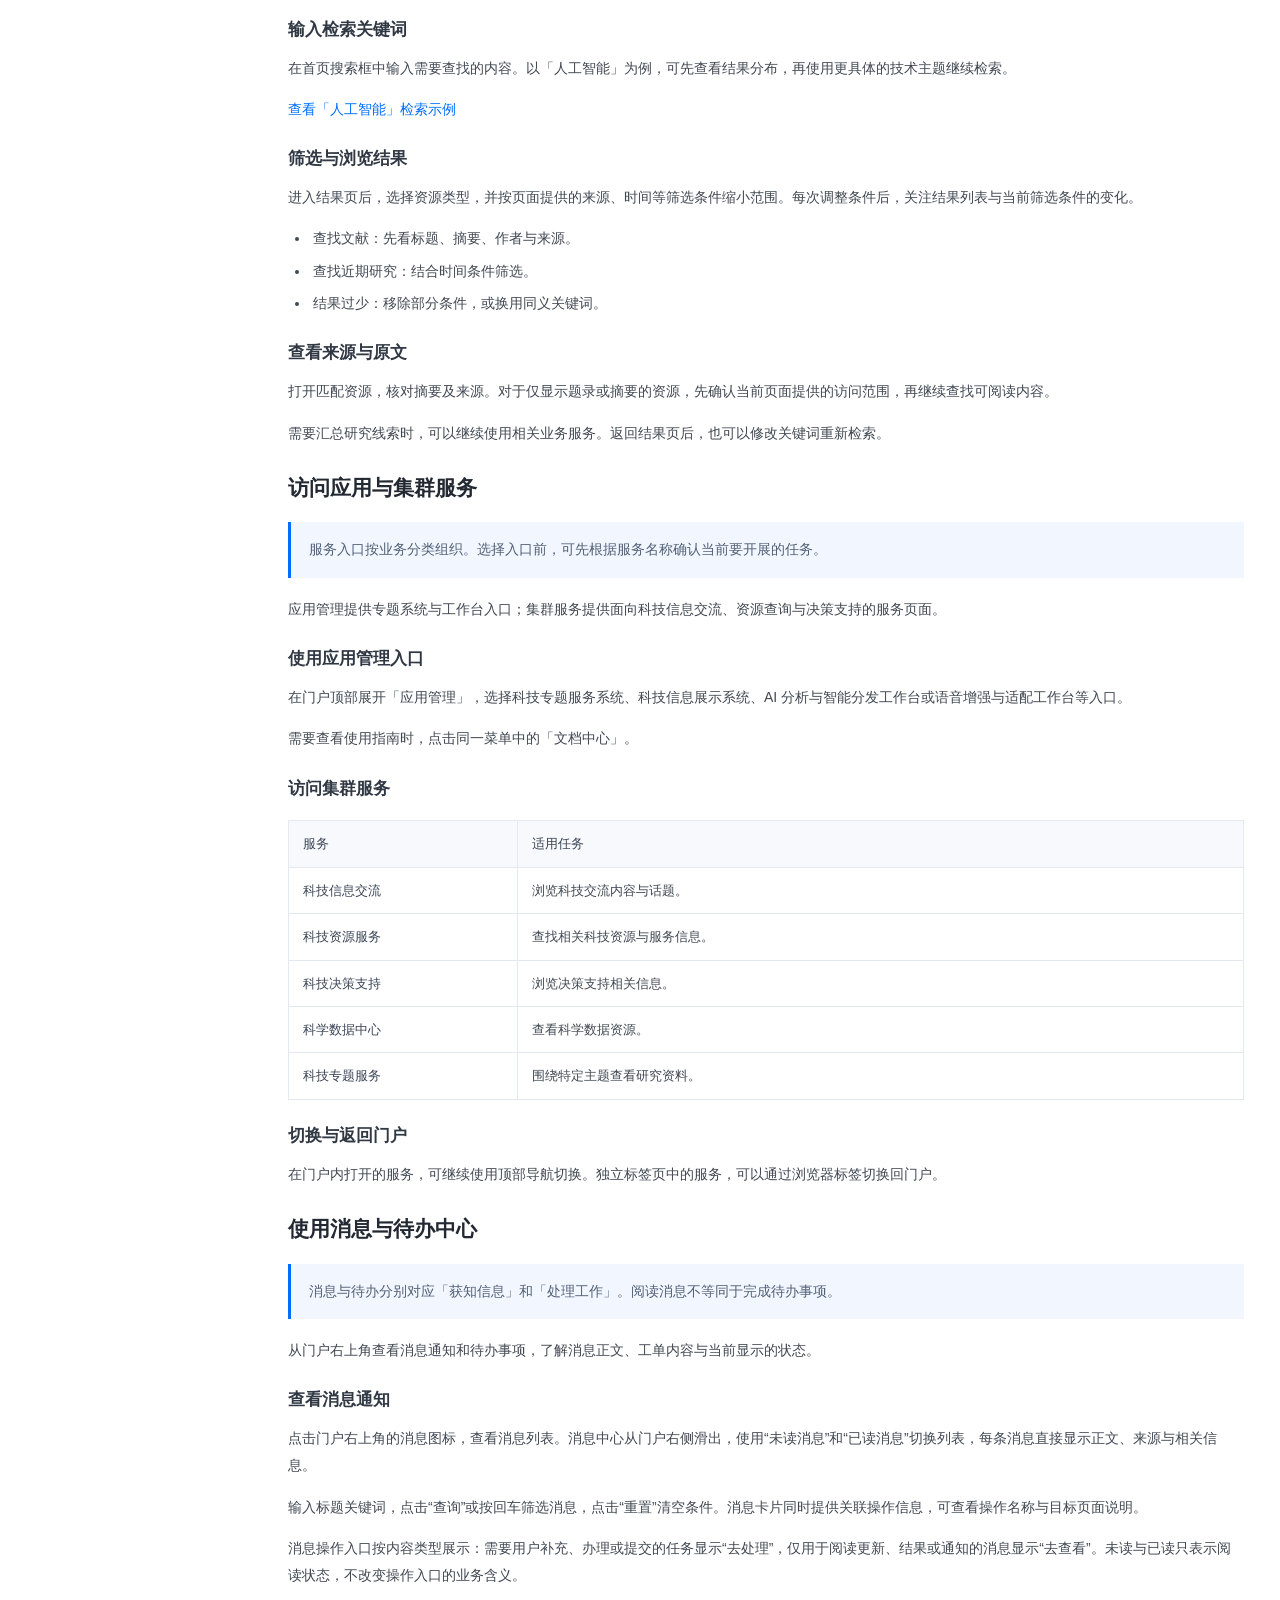
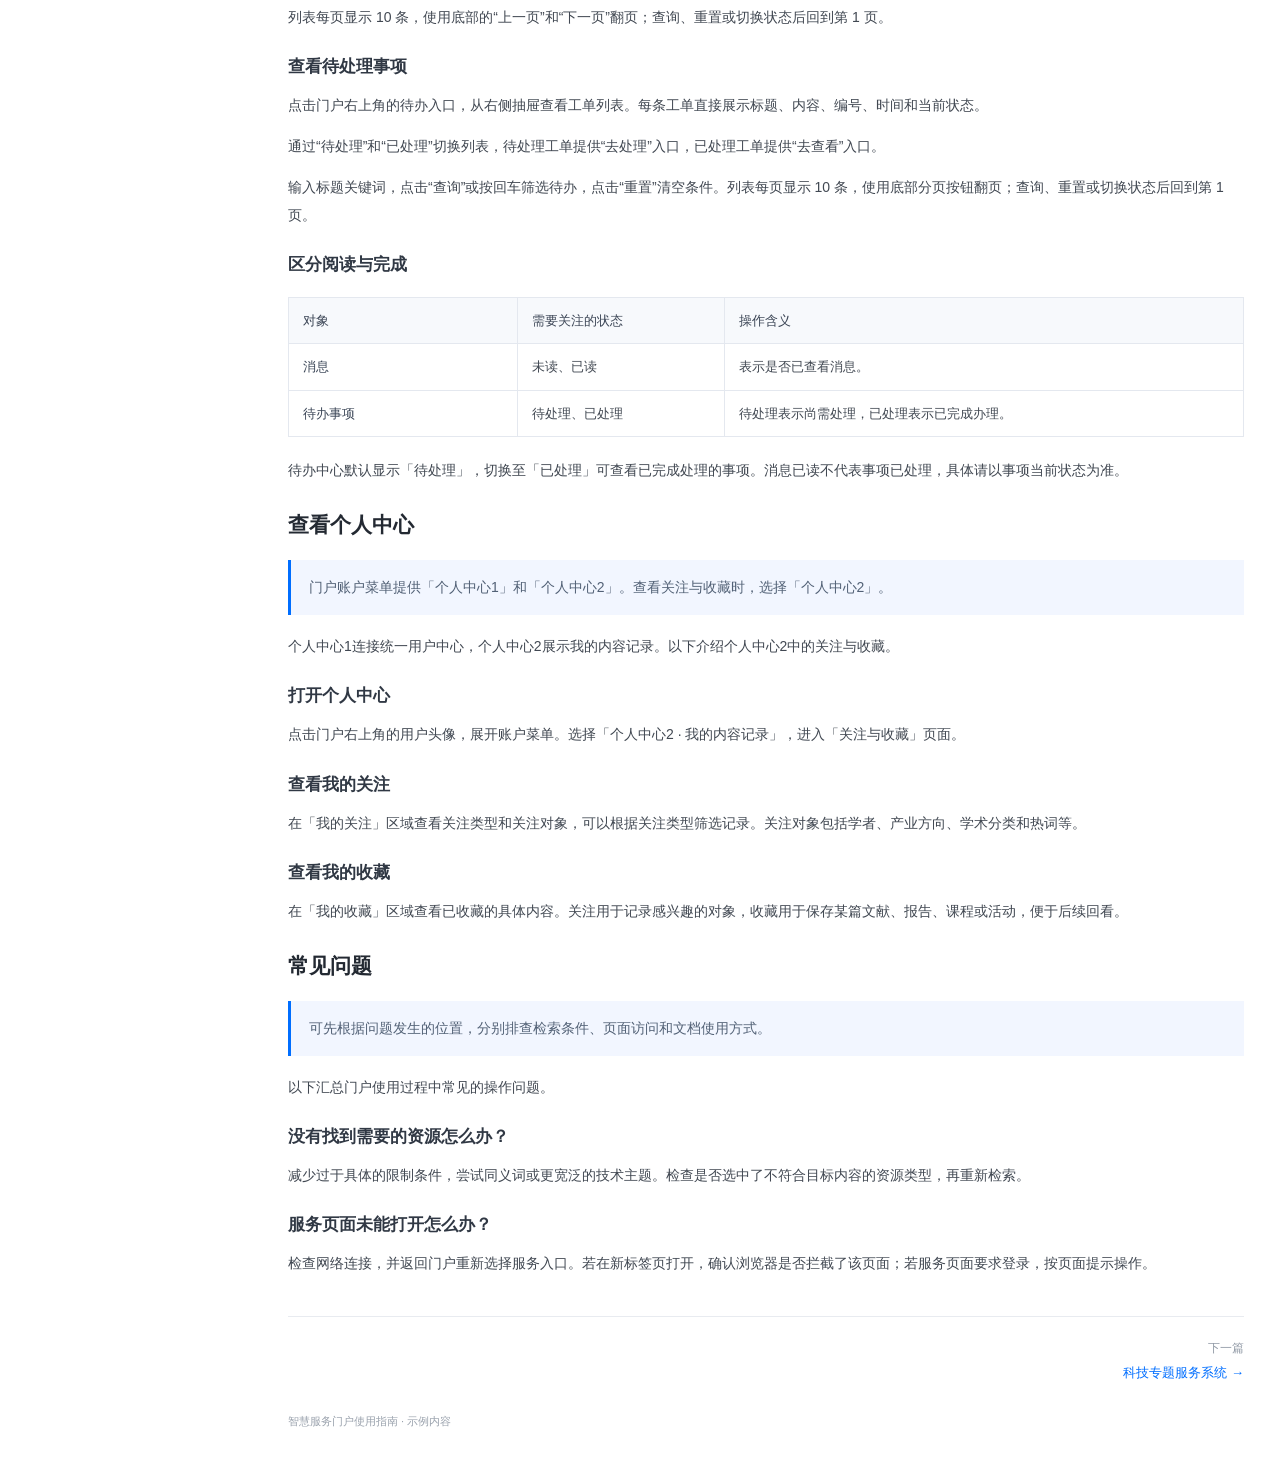
<file: document-center.html>
<!doctype html>
<html lang="zh-CN">
<head>
  <meta charset="utf-8">
  <meta name="viewport" content="width=device-width, initial-scale=1">
  <meta name="color-scheme" content="light">
  <meta name="description" content="智慧服务门户文档中心，提供门户入门、资源检索、服务访问与消息待办使用指南。">
  <title>文档中心 · 智慧服务门户</title>
  <style>
    :root { --blue:#006eff; --ink:#242933; --muted:#7c8490; --line:#e8ebf0; --sidebar:#f5f7fa; --blue-soft:#f2f6ff; --sidebar-width:252px; }
    * { box-sizing:border-box; }
    [hidden] { display:none !important; }
    html { min-width:1100px; scroll-behavior:smooth; }
    body { margin:0; color:var(--ink); background:#fff; font-family:"PingFang SC","Microsoft YaHei",Arial,sans-serif; font-size:14px; -webkit-font-smoothing:antialiased; }
    a { color:var(--blue); text-decoration:none; }
    a:hover { text-decoration:underline; }
    button,input { font:inherit; }
    button { cursor:pointer; }
    button:disabled { cursor:default; }
    button { color:inherit; }
    button:focus-visible,a:focus-visible,button[aria-current]:focus-visible { outline:2px solid var(--blue); outline-offset:3px; }
    svg { width:19px; height:19px; flex-shrink:0; fill:none; stroke:currentColor; stroke-width:1.65; stroke-linecap:round; stroke-linejoin:round; vertical-align:middle; }
    .skip-link { position:fixed; top:-60px; left:280px; z-index:5; padding:10px 16px; background:white; border:1px solid var(--blue); }
    .skip-link:focus { top:10px; }
    .sidebar { position:fixed; inset:0 auto 0 0; width:var(--sidebar-width); display:flex; flex-direction:column; background:var(--sidebar); border-right:1px solid var(--line); }
    .sidebar-brand { display:flex; align-items:center; gap:9px; padding:23px 19px 18px; font-size:18px; font-weight:600; }
    .sidebar-brand > svg { width:21px; height:21px; }
    .icon-button { border:0; background:transparent; display:inline-flex; align-items:center; justify-content:center; width:30px; height:30px; border-radius:4px; color:var(--muted); }
    .icon-button:hover { color:var(--blue); background:#e9eef6; }
    .search-box { display:flex; align-items:center; height:38px; margin:0 18px 18px; padding:0 10px; gap:8px; background:#fff; border:1px solid #e0e5ed; }
    .search-box:focus-within { border-color:var(--blue); }
    .search-box > svg { width:17px; height:17px; color:#59616d; }
    .search-box input { min-width:0; width:100%; outline:0; border:0; background:transparent; color:var(--ink); font-size:13px; }
    .search-box input::-webkit-search-cancel-button { display:none; }
    .search-box .icon-button { width:20px; height:24px; }
    .search-status { margin:-5px 20px 13px; font-size:12px; color:var(--muted); }
    .doc-navigation { flex:1; min-height:0; overflow-y:auto; padding:0 17px 24px; scrollbar-width:thin; }
    .nav-link { display:block; padding:12px 13px; margin:3px 0; border-left:2px solid transparent; border-radius:0 4px 4px 0; color:#616b78; font-size:14px; line-height:1.7; text-decoration:none; }
    .nav-link:hover { background:#edf1f6; color:var(--blue); text-decoration:none; }
    .nav-link.active { color:var(--blue); border-left-color:var(--blue); background:#edf3ff; font-weight:500; }
    .empty-state { margin:28px 2px; text-align:center; color:var(--muted); font-size:13px; line-height:1.9; }
    .empty-state button { margin-top:10px; border:0; background:transparent; color:var(--blue); }
    .workspace { margin-left:var(--sidebar-width); padding:27px 36px 48px; }
    .reading-layout { display:block; }
    .document { min-width:0; width:100%; }
    h1 { margin:0 0 15px; font-size:30px; line-height:1.45; font-weight:500; color:#22262d; }
    .meta-row { margin-bottom:25px; color:var(--muted); font-size:12px; }
    .article-content { font-size:14px; line-height:1.95; color:#414852; }
    .article-content > p { margin:0 0 20px; }
    .article-content h3 { margin:22px 0 10px; font-size:17px; line-height:1.7; color:#303844; }
    .article-content blockquote { margin:18px 0; padding:10px 18px; border-left:3px solid var(--blue); background:var(--blue-soft); color:#526176; }
    .article-content blockquote p { margin:4px 0; }
    .article-content code { padding:2px 5px; border-radius:3px; background:#f2f4f7; font-family:ui-monospace,SFMono-Regular,Consolas,monospace; font-size:13px; }
    .article-content pre { padding:16px; overflow:auto; border:1px solid var(--line); background:#f7f9fc; line-height:1.7; }
    .article-content pre code { padding:0; background:none; }
    .article-content img { max-width:100%; }
    .article-content hr { margin:28px 0; border:0; border-top:1px solid var(--line); }
    .document-status { padding:28px 0; color:var(--muted); line-height:1.8; }
    .document-status button { margin-left:10px; border:0; padding:0; color:var(--blue); background:none; }

    .article-content h2,.article-content h3,.article-content h4 { scroll-margin-top:26px; }
    .article-content h2 { margin:24px 0 12px; color:#232932; font-weight:600; font-size:21px; line-height:1.6; }
    .article-content p { margin:10px 0 14px; }
    .article-content ul,.article-content ol { margin:10px 0 18px; padding-left:22px; }
    .article-content li { padding-left:3px; margin:5px 0; }
    .article-content strong { font-weight:600; color:#343b45; }
    table { width:100%; margin:17px 0 20px; border-collapse:collapse; font-size:13px; line-height:1.8; }
    th,td { padding:11px 14px; border:1px solid #e4e8ef; text-align:left; vertical-align:top; }
    th { background:#f7f9fc; font-weight:500; color:#3b4555; }
    td:first-child { width:24%; color:#3a4556; }
    .next-docs { display:flex; justify-content:space-between; gap:20px; border-top:1px solid var(--line); margin-top:38px; padding-top:23px; }
    .next-docs a { display:flex; flex-direction:column; gap:7px; font-size:13px; }
    .next-docs a:last-child { margin-left:auto; text-align:right; }
    .next-docs span { color:#929ba7; font-size:12px; }
    .document-footer { margin-top:32px; color:#9aa2ad; font-size:11px; }
    @media (prefers-reduced-motion:reduce) { html { scroll-behavior:auto; } }
    @media print {
      html { min-width:0; } .sidebar,.skip-link,.next-docs { display:none !important; }
      .workspace { margin:0; padding:0; } .reading-layout { display:block; } .document { max-width:none; } .meta-row { margin-bottom:20px; }
      .article-content { break-inside:auto; } h2 { break-after:avoid; } tr,blockquote { break-inside:avoid; } a { color:inherit; }
    }
  </style>
</head>
<body>
  <a class="skip-link" href="#article">跳转到文档正文</a>
  <aside class="sidebar" aria-label="文档导航">
    <div class="sidebar-brand"><svg viewBox="0 0 24 24" aria-hidden="true"><path d="M4 4h6a3 3 0 0 1 3 3v14a4 4 0 0 0-4-2H4zM13 7a3 3 0 0 1 3-3h5v15h-4a4 4 0 0 0-4 2"/></svg><span>文档中心</span></div>
    <label class="search-box"><svg viewBox="0 0 24 24" aria-hidden="true"><circle cx="10.5" cy="10.5" r="6.5"/><path d="m16 16 4.5 4.5"/></svg><input id="directorySearch" type="search" placeholder="搜索系统名称" aria-label="搜索系统名称" autocomplete="off"><button id="clearSearch" class="icon-button" type="button" aria-label="清空搜索" hidden>×</button></label>
    <p id="searchStatus" class="search-status" role="status" hidden></p>
    <nav id="docNavigation" class="doc-navigation" aria-label="文档目录"></nav>
  </aside>
  <main class="workspace">
    <div class="reading-layout">
      <article class="document" id="article" tabindex="-1">
        <h1 id="documentTitle"></h1>
        <div class="meta-row"><span id="documentUpdated"></span></div>
        <div class="document-status" id="documentStatus" role="status">正在加载文档…</div>
        <div class="article-content" id="articleContent"></div>
        <nav class="next-docs" id="nextDocs" aria-label="相邻文档"></nav>
        <footer class="document-footer">智慧服务门户使用指南 · 示例内容</footer>
      </article>
    </div>
  </main>
  <script src="assets/vendor/marked-18.0.12.min.js"></script>
  <script src="assets/vendor/purify-3.4.15.min.js"></script>
  <script src="document-center.js?v=20260909-doc-cleanup"></script>
</body>
</html>
</file>
<file: apps/ai-distribution/design-adapter.css>
/* Reference-aligned presentation only; business selectors and actions stay intact. */
:root {
  --brand: #165dff;
  --hover: #4080ff;
  --active: #0e42d2;
  --brand-light: #e8f3ff;
  --surface: #fff;
  --module: #f7f8fa;
  --subtle: #f2f3f5;
  --border: #e5e6eb;
  --text2: #4e5969;
  --text3: #86909c;
  --disabled: #c9cdd4;
  --green: #00b42a;
  --orange: #ff7d00;
  --red: #f53f3f;
  --sidebar-width: 200px;
  color: #1d2129;
  background: #d8e7fc;
  font-family: Inter, -apple-system, BlinkMacSystemFont, "PingFang SC", "Hiragino Sans GB", "Microsoft YaHei", "Helvetica Neue", Arial, sans-serif;
  font-synthesis: none;
  -webkit-font-smoothing: antialiased;
}

html,
body {
  width: 100%;
  height: 100%;
  margin: 0;
  overflow: hidden;
  background: #d8e7fc;
  font-size: 14px;
  line-height: 22px;
  letter-spacing: 0;
  scrollbar-color: #c9cdd4 transparent;
  scrollbar-width: thin;
}

*,
*::before,
*::after { box-sizing: border-box; }

[hidden] { display: none !important; }

::selection { color: #1d2129; background: #bedaff; }

::-webkit-scrollbar { width: 8px; height: 8px; }
::-webkit-scrollbar-track { background: transparent; }
::-webkit-scrollbar-thumb { border: 2px solid transparent; border-radius: 4px; background: #c9cdd4; background-clip: padding-box; }
::-webkit-scrollbar-thumb:hover { background-color: #a9aeb8; }

button,
input,
select,
textarea { font: inherit; color: inherit; }

button { -webkit-appearance: none; appearance: none; -webkit-tap-highlight-color: transparent; }
button:disabled { cursor: not-allowed; }
strong { font-weight: 500; }
input,
textarea { caret-color: var(--brand); }
input::placeholder,
textarea::placeholder { color: var(--text3); opacity: 1; }

button:focus-visible,
input:focus-visible,
select:focus-visible,
textarea:focus-visible,
.marquee:focus-visible {
  outline: 2px solid #9bc2ff;
  outline-offset: 2px;
}

.shell {
  height: 100vh;
  height: 100dvh;
  min-height: 0;
  grid-template-columns: var(--sidebar-width) minmax(0, 1fr);
  grid-template-rows: 44px 48px minmax(0, 1fr);
  background: #d8e7fc;
}

html.portal-embedded .shell { grid-template-rows: 0 48px minmax(0, 1fr); }
html.portal-embedded .topbar { display: none; }

.topbar {
  min-width: 0;
  padding: 0 16px;
  gap: 16px;
  background: rgba(255, 255, 255, .32);
  border-bottom: 1px solid rgba(255, 255, 255, .8);
}

.brand-area { min-width: 178px; gap: 8px; }
.brand { font-size: 14px; line-height: 22px; font-weight: 500; }
.seal { color: var(--text2); border-color: var(--text3); }
.global-nav { min-width: 0; }
.global-item { height: 44px; padding: 0 10px; display: inline-flex; align-items: center; font-size: 14px; line-height: 22px; color: var(--text2); }
.global-item.selected { color: var(--brand); background: rgba(255, 255, 255, .48); font-weight: 500; }
.global-item:hover { color: var(--brand); background: rgba(255, 255, 255, .32); }
.top-right { gap: 12px; }
.top-tool { border: 0; padding: 0; background: transparent; color: var(--text2); font-size: 12px; line-height: 20px; }
.user { padding: 4px 8px; background: rgba(255, 255, 255, .48); font-size: 12px; line-height: 20px; }
.avatar { background: var(--brand); font-weight: 400; }
.notify { background: var(--red); }

.app-strip {
  min-width: 0;
  height: 48px;
  padding: 0 16px;
  gap: 16px;
  background: rgba(255, 255, 255, .32);
  border-bottom: 1px solid #fff;
  color: #1d2129;
  font-size: 14px;
  line-height: 22px;
}

.app-strip strong { min-width: 0; font-size: 14px; line-height: 22px; font-weight: 500; }
.strip-right { display: flex; align-items: center; flex-shrink: 0; gap: 12px; color: var(--text2); font-size: 12px; line-height: 20px; }

.sidebar {
  position: relative;
  z-index: 3;
  min-width: 0;
  min-height: 0;
  padding: 16px;
  overflow: auto;
  overscroll-behavior: contain;
  border: 0;
  background: transparent;
  scrollbar-gutter: auto;
}

#navigation { display: block; min-width: 0; }
.group { margin: 0 0 12px; }
.group-name {
  display: flex;
  align-items: center;
  width: 100%;
  min-height: 40px;
  height: 40px;
  padding: 8px 16px;
  gap: 8px;
  border: 1px solid transparent;
  border-radius: 4px;
  background: transparent;
  color: #1d2129;
  font-size: 14px;
  line-height: 22px;
  font-weight: 500;
  white-space: nowrap;
  text-align: left;
}

.group-name:hover { background: rgba(255, 255, 255, .32); }
.group-icon { display: none; }
.group-label { min-width: 0; overflow: hidden; white-space: nowrap; text-overflow: ellipsis; }
.group-arrow { display: inline-flex; align-items: center; justify-content: center; flex: 0 0 12px; width: 12px; height: 16px; margin-left: auto; color: var(--text2); font-size: 0; }
.group-arrow::before { content: ""; display: block; width: 6px; height: 6px; margin-top: -3px; border-right: 1px solid currentColor; border-bottom: 1px solid currentColor; transform: rotate(45deg); }
.group-name[aria-expanded="false"] .group-arrow::before { margin-top: 0; transform: rotate(-45deg); }
.group-items { display: grid; gap: 4px; padding: 4px 0 0; }
.group-items[hidden] { display: none !important; }
.nav-item {
  display: block;
  width: 100%;
  min-height: 40px;
  height: 40px;
  padding: 8px 16px;
  border: 1px solid transparent;
  border-radius: 4px;
  background: transparent;
  color: var(--text2);
  font-size: 14px;
  line-height: 22px;
  font-weight: 400;
  text-align: left;
  white-space: nowrap;
  overflow: hidden;
  overflow-wrap: normal;
  text-overflow: ellipsis;
}

.nav-item::after { content: none !important; display: none !important; }
.nav-item:hover { background: rgba(255, 255, 255, .32); color: #1d2129; }
.nav-item.active { border: 1px solid #fff; border-radius: 4px; background: rgba(255, 255, 255, .48); color: var(--brand); font-weight: 500; }

.main {
  min-width: 0;
  min-height: 0;
  margin: 16px 16px 16px 0;
  padding: 16px;
  overflow: auto;
  overscroll-behavior: contain;
  scrollbar-gutter: stable;
  overflow-anchor: none;
  border: 1px solid #fff;
  border-radius: 8px;
  background: rgba(255, 255, 255, .48);
}

.page { min-width: 0; min-height: 100%; max-width: none; margin: 0; padding: 16px; border: 0; border-radius: 6px; background: #fff; box-shadow: none; }
.page-head { align-items: flex-start; gap: 16px; margin-bottom: 16px; padding-bottom: 16px; border-bottom: 1px solid var(--border); }
.page-head > div { min-width: 0; }
.page-head h1 { margin: 0 0 4px; color: #1d2129; font-size: 18px; line-height: 28px; font-weight: 500; overflow-wrap: anywhere; }
.page-head p,
.subtle { color: var(--text3); font-size: 12px; line-height: 20px; }
.page-head p { margin: 0; }
.section { margin-top: 16px; }
.section-title { margin: 0 0 12px; color: #1d2129; font-size: 16px; line-height: 24px; font-weight: 500; }
.row { gap: 8px; }
.row.between { gap: 12px; }
.divider { height: 1px; margin: 24px 0; background: var(--border); }
.tag-text { color: var(--text2); font-size: 12px; line-height: 20px; }

.btn,
.top-tool,
.link,
.nav-item,
.group-name,
.top-node,
.bell,
.close { transition: color .1s linear, background-color .1s linear, border-color .1s linear; }
.nav-item,
.group-name { transition: color 180ms ease, background-color 180ms ease, border-color 180ms ease; }
.group-arrow::before { transition: transform 160ms ease; }

.btn {
  display: inline-flex;
  align-items: center;
  justify-content: center;
  flex-shrink: 0;
  height: 32px;
  min-width: 0;
  padding: 0 16px;
  border: 1px solid var(--border);
  border-radius: 4px;
  background: #fff;
  color: #1d2129;
  font-size: 14px;
  line-height: 22px;
  font-weight: 400;
  white-space: nowrap;
  box-shadow: none;
}

.btn:hover { border-color: var(--hover); background: #fff; color: var(--brand); }
.btn:active { border-color: var(--active); background: #fff; color: var(--active); }
.btn.primary { border-color: var(--brand); background: var(--brand); color: #fff; }
.btn.primary:hover { border-color: var(--hover); background: var(--hover); color: #fff; }
.btn.primary:active { border-color: var(--active); background: var(--active); color: #fff; }
.btn.danger { border-color: transparent; background: #ffece8; color: var(--red); }
.btn.danger:hover { background: #fdcdc5; color: #f76560; }
.btn.danger:active { background: #fbaca3; color: #cb272d; }
.btn:disabled,
.btn:disabled:hover,
.btn:disabled:active,
.btn.danger:disabled,
.btn.danger:disabled:hover,
.btn.danger:disabled:active { border-color: transparent; background: var(--module); color: var(--disabled); cursor: not-allowed; }
.btn.primary:disabled,
.btn.primary:disabled:hover,
.btn.primary:disabled:active { border-color: #94bfff; background: #94bfff; color: #fff; cursor: not-allowed; }
.link { height: auto; padding: 0; border: 0; border-radius: 2px; background: transparent; color: var(--brand); font-size: 14px; line-height: 22px; white-space: nowrap; text-underline-offset: 3px; }
.link:hover { background: transparent; color: var(--hover); text-decoration: none; }
.link:active { color: var(--active); }
.danger-link { color: var(--red); }
.danger-link:hover { color: #f76560; }
.danger-link:active { color: #cb272d; }
.link:disabled,
.link:disabled:hover { color: var(--disabled); cursor: not-allowed; }

.control,
.condition select,
.condition input {
  min-width: 0;
  max-width: 100%;
  height: 32px;
  padding: 4px 12px;
  border: 1px solid var(--border);
  border-radius: 4px;
  background-color: #fff;
  color: #1d2129;
  font-size: 14px;
  line-height: 22px;
  box-shadow: none;
  transition: color .1s linear, background-color .1s linear, border-color .1s linear;
}

.control:hover,
.condition select:hover,
.condition input:hover { border-color: #c9cdd4; }
.control:focus,
.condition select:focus,
.condition input:focus { outline: 0; border-color: var(--hover); background-color: #fff; box-shadow: none; }
.control.wide { min-width: min(260px, 100%); }
.control.full { width: 100%; }
textarea.control { min-height: 80px; height: 80px; padding: 8px 12px; resize: vertical; line-height: 22px; }
input[type="time"].control { -webkit-appearance: none; appearance: none; min-width: 0; }
input[type="time"]::-webkit-calendar-picker-indicator { padding: 0; opacity: .6; cursor: pointer; }
.control:disabled,
.control:disabled:hover,
.condition select:disabled,
.condition input:disabled { border-color: var(--border); background-color: var(--module); color: var(--text2); cursor: not-allowed; }
.control[aria-invalid="true"],
.control[aria-invalid="true"]:hover,
.control[aria-invalid="true"]:focus { border-color: var(--red); background-color: #fff; }
.field { align-content: start; gap: 8px; }
.field label,
.condition-label { color: var(--text2); font-size: 14px; line-height: 22px; }
.field small { color: var(--text3); font-size: 12px; line-height: 20px; }
.form-grid,
.source-grid,
.split { gap: 16px; }
.filterbar { min-width: 0; gap: 12px; margin-bottom: 16px; }
.filterbar .control { min-width: 140px; }
.rule-group { padding: 0; border: 0; border-radius: 0; background: transparent; }
.source-grid { margin-bottom: 16px; }
.condition { grid-template-columns: 64px minmax(0, 1fr) 112px minmax(0, 1fr); align-items: start; gap: 12px; margin-top: 0; padding: 8px 0; border-radius: 4px; }
.condition select,
.condition input { width: 100%; }
.condition[draggable="true"] { cursor: grab; }
.condition.dragging { opacity: .5; background: var(--brand-light); cursor: grabbing; }

.checkbox {
  -webkit-appearance: none;
  appearance: none;
  position: relative;
  display: inline-grid;
  place-items: center;
  flex: 0 0 16px;
  width: 16px;
  height: 16px;
  margin: 0;
  border: 1px solid #c9cdd4;
  border-radius: 2px;
  background: #fff;
  vertical-align: middle;
  cursor: pointer;
  transition: background-color .1s linear, border-color .1s linear;
}

.checkbox:hover { border-color: var(--hover); }
.checkbox:checked,
.checkbox:indeterminate { border-color: var(--brand); background: var(--brand); }
.checkbox:checked::after { content: ""; width: 5px; height: 9px; margin-top: -2px; border: 0; border-right: 2px solid #fff; border-bottom: 2px solid #fff; background: transparent; transform: rotate(45deg); }
.checkbox:indeterminate::after { content: ""; width: 8px; height: 2px; margin: 0; border: 0; border-radius: 1px; background: #fff; transform: none; }
.checkbox:disabled { border-color: var(--border); background: var(--subtle); cursor: not-allowed; }
.checkbox:checked:disabled,
.checkbox:indeterminate:disabled { border-color: #bedaff; background: #bedaff; }
.checkbox:disabled::after { opacity: .8; }

.slider {
  -webkit-appearance: none;
  appearance: none;
  flex: 1 1 0;
  min-width: 0;
  width: 100%;
  height: 4px;
  margin: 14px 0;
  border: 0;
  border-radius: 2px;
  background: linear-gradient(to right, var(--brand) 0, var(--brand) var(--range-progress, 85%), var(--border) var(--range-progress, 85%), var(--border) 100%);
  accent-color: var(--brand);
  cursor: pointer;
}

.slider::-webkit-slider-runnable-track { height: 4px; border: 0; border-radius: 2px; background: transparent; }
.slider::-webkit-slider-thumb { -webkit-appearance: none; appearance: none; width: 14px; height: 14px; margin-top: -5px; border: 2px solid var(--brand); border-radius: 50%; background: #fff; transition: border-color .1s linear, background-color .1s linear; }
.slider::-moz-range-track { height: 4px; border: 0; border-radius: 2px; background: var(--border); }
.slider::-moz-range-progress { height: 4px; border: 0; border-radius: 2px; background: var(--brand); }
.slider::-moz-range-thumb { width: 10px; height: 10px; border: 2px solid var(--brand); border-radius: 50%; background: #fff; }
.slider:hover::-webkit-slider-thumb { border-color: var(--hover); }
.slider:active::-webkit-slider-thumb { border-color: var(--active); }
.slider:disabled { opacity: .5; cursor: not-allowed; }
#thresholdValue { min-width: 42px; color: #1d2129; font-size: 14px; line-height: 22px; font-weight: 500; font-variant-numeric: tabular-nums; }

.table-wrap { width: 100%; max-width: 100%; overflow: auto; border: 0; border-radius: 0; scrollbar-gutter: auto; }
table { width: 100%; border-collapse: collapse; text-align: left; white-space: nowrap; font-variant-numeric: tabular-nums; }
th,
td { height: 40px; padding: 8px 16px; border-bottom: 1px solid var(--border); color: #1d2129; font-size: 14px; line-height: 22px; vertical-align: middle; }
th { background: #f2f3f5; color: var(--text2); font-weight: 500; }
tbody tr:last-child td { border-bottom: 1px solid var(--border); }
tbody tr:hover { background: var(--module); }
tbody tr:has(.row-check:checked) { background: var(--brand-light); }
td .control { min-width: 128px; }
th .checkbox,
td .checkbox { vertical-align: middle; }

.status { display: inline-flex; align-items: center; gap: 6px; color: #1d2129; font-size: 14px; line-height: 22px; font-weight: 400; white-space: nowrap; }
.status::before { content: ""; flex: 0 0 6px; width: 6px; height: 6px; border-radius: 50%; background: var(--green); }
.status.warn::before { background: var(--orange); }
.status.error::before { background: var(--red); }
.status.info::before { background: var(--brand); }
.notice { padding: 12px 16px; border: 0; border-radius: 4px; background: var(--module); color: var(--text2); font-size: 14px; line-height: 22px; overflow-wrap: anywhere; }
.notice strong { color: #1d2129; font-weight: 500; }
.empty { padding: 32px 16px; color: var(--text3); font-size: 14px; line-height: 22px; text-align: center; }
.block { padding: 16px; border: 0; border-radius: 4px; background: var(--module); color: var(--text2); }
.block h3 { margin: 0 0 12px; font-size: 14px; line-height: 22px; font-weight: 500; }

.metrics { display: grid; grid-template-columns: repeat(3, minmax(0, 1fr)); gap: 0; margin: 16px 0 24px; }
.metric { min-width: 0; padding: 0 24px; border-right: 1px solid var(--border); background: transparent; }
.metric:first-child { padding-left: 0; }
.metric:last-child { border-right: 0; }
.metric label { display: block; margin-bottom: 8px; color: var(--text2); font-size: 14px; line-height: 22px; }
.metric strong { color: #1d2129; font-size: 24px; line-height: 32px; font-weight: 500; font-variant-numeric: tabular-nums; overflow-wrap: anywhere; }
.metric small { display: block; margin-top: 4px; color: var(--text3); font-size: 12px; line-height: 20px; }

/* Short previews keep topology whitespace compact; statistics are shared in surfaces.css. */
@media (min-width: 768px) and (max-height: 760px) {
  html[data-workbench="ai"] .topology-metrics + .topology-grid { padding-block: 8px; }
}

.topology-grid { grid-template-columns: minmax(0, 1fr) 160px minmax(0, 1fr); grid-template-rows: repeat(4, minmax(96px, auto)); gap: 12px 20px; padding: 16px 0; }
.topology-wires line { stroke: #c9cdd4; stroke-width: 1; }
.top-node { min-width: 0; padding: 12px; border: 1px solid var(--border); border-radius: 4px; background: #fff; box-shadow: none; text-align: left; }
.top-node:hover { border-color: var(--hover); background: var(--module); }
.top-node:active { border-color: var(--brand); background: var(--brand-light); }
.top-node-head { align-items: flex-start; gap: 8px; }
.top-node strong { min-width: 0; color: #1d2129; font-size: 14px; line-height: 22px; font-weight: 500; white-space: normal; }
.top-node .status { flex-shrink: 0; font-size: 12px; line-height: 20px; }
.top-node-meta { flex-wrap: wrap; gap: 0 12px; margin-top: 4px; color: var(--text3); font-size: 12px; line-height: 20px; white-space: normal; font-variant-numeric: tabular-nums; }
.hub-grid { min-width: 0; padding: 16px 12px; border: 1px solid var(--border); border-radius: 4px; background: var(--module); box-shadow: none; }
.hub-grid strong { color: #1d2129; font-size: 14px; line-height: 22px; font-weight: 500; }
.hub-grid span { margin-top: 8px; }
.hub-grid .status { font-size: 12px; line-height: 20px; }

.feed-item { padding: 16px 0; margin: 0; border: 0; border-bottom: 1px solid var(--border); border-radius: 0; background: transparent; }
.feed-item:last-child { border-bottom: 1px solid var(--border); }
.feed-item[hidden] { display: none !important; }
.feed-title { color: #1d2129; font-size: 14px; line-height: 22px; font-weight: 500; }
.feed-meta { margin-top: 4px; color: var(--text3); font-size: 12px; line-height: 20px; }
.feed-item p { margin: 8px 0 0; color: var(--text2); font-size: 14px; line-height: 22px; }
.highlight { padding: 0 2px; color: var(--brand); background: var(--brand-light); font-weight: 500; }
.timeline { margin: 8px 0 0 5px; padding-left: 24px; border-left: 1px solid var(--border); }
.event { padding-bottom: 24px; }
.event::before { left: -29px; top: 7px; width: 8px; height: 8px; border: 1px solid var(--brand); border-radius: 50%; background: #fff; }
.event:last-child { padding-bottom: 0; }
.event time { margin-right: 12px; color: var(--text3); font-size: 12px; line-height: 20px; font-variant-numeric: tabular-nums; }
.event strong { color: #1d2129; font-size: 14px; line-height: 22px; font-weight: 500; }
.event p { margin: 4px 0 0; color: var(--text2); font-size: 14px; line-height: 22px; }
.mini-line { display: block; width: 100%; height: 160px; }
.mini-line polyline { fill: none; stroke: var(--brand); stroke-width: 2; }
.heatmap { grid-template-columns: 150px repeat(3, minmax(0, 1fr)); width: 100%; max-width: 760px; gap: 4px; }
.heatmap div { min-width: 0; min-height: 44px; padding: 8px; border-radius: 2px; font-size: 14px; line-height: 22px; }
.heatmap .axis { background: var(--subtle); color: var(--text2); }
.heatmap .h1 { background: #e8f3ff; color: #1d2129; }
.heatmap .h2 { background: #bedaff; color: #1d2129; }
.heatmap .h3 { background: #94bfff; color: #1d2129; }
.heatmap .h4 { background: #4080ff; color: #fff; }
.bell { display: inline-flex; align-items: center; min-height: 32px; gap: 8px; padding: 4px 12px; border: 1px solid transparent; border-radius: 4px; background: var(--subtle); color: #1d2129; font-size: 14px; line-height: 22px; }
.bell:hover { background: var(--border); }
.bell .red-dot { width: 6px; height: 6px; background: var(--red); }
.marquee { margin-top: 16px; padding: 8px 12px; border: 0; border-radius: 4px; background: var(--subtle); color: var(--text2); font-size: 14px; line-height: 22px; }
.marquee:hover .marquee-text,
.marquee:focus-within .marquee-text { animation-play-state: paused; }
.popup-sample { position: fixed; z-index: 15; right: 24px; bottom: 24px; width: 360px; max-width: calc(100vw - 32px); margin: 0; padding: 16px; border: 0; border-radius: 4px; background: #fff; box-shadow: 0 2px 6px rgba(0, 0, 0, .16); }
.popup-sample strong { margin-bottom: 4px; font-size: 14px; line-height: 22px; font-weight: 500; }

.drawer-mask { display: block; position: fixed; z-index: 40; inset: 0; background: rgba(0, 0, 0, .5); opacity: 0; visibility: hidden; pointer-events: none; transition: opacity 150ms ease, visibility 0s linear 150ms; }
.drawer-mask.open { display: block; opacity: 1; visibility: visible; pointer-events: auto; transition-delay: 0s; }
.drawer { display: flex; flex-direction: column; z-index: 41; top: 0; right: 0; bottom: 0; width: min(520px, calc(100vw - 32px)); padding: 0; overflow: hidden; overscroll-behavior: contain; border: 0; border-radius: 0; background: #fff; box-shadow: -2px 0 6px rgba(0, 0, 0, .12); transform: translateX(100%); opacity: 1; visibility: hidden; pointer-events: none; transition: transform 200ms ease, visibility 0s linear 200ms; }
.drawer.open { transform: translateX(0); visibility: visible; pointer-events: auto; transition-delay: 0s; }
.drawer[inert] { pointer-events: none; }
.drawer-head { position: sticky; z-index: 2; top: 0; flex: 0 0 auto; min-height: 56px; gap: 12px; margin: 0; padding: 12px 24px; border-bottom: 1px solid var(--border); background: #fff; }
.drawer-head h2 { min-width: 0; margin: 0; color: #1d2129; font-size: 16px; line-height: 24px; font-weight: 500; overflow-wrap: anywhere; }
.close { position: relative; display: inline-flex; align-items: center; justify-content: center; flex: 0 0 28px; width: 28px; height: 28px; padding: 0; border: 0; border-radius: 4px; background: transparent; color: var(--text3); font-size: 0; }
.close::before,
.close::after { content: ""; position: absolute; left: 7px; top: 13px; width: 14px; height: 1px; border: 0; background: currentColor; transform: rotate(45deg); }
.close::after { transform: rotate(-45deg); }
.close:hover { background: var(--subtle); color: #1d2129; }
.close:active { background: var(--border); }
.drawer-body { flex: 1 1 auto; min-width: 0; min-height: 0; padding: 16px 24px 24px; overflow: auto; overscroll-behavior: contain; }
.drawer-body > .section:first-child { margin-top: 0; }
.drawer-body > p,
.drawer-body > ul { color: var(--text2); font-size: 14px; line-height: 22px; }
.drawer-body > ul { padding-left: 20px; }
.drawer-actions { position: sticky; z-index: 2; bottom: 0; flex: 0 0 auto; margin: 0 !important; padding: 16px 24px; border-top: 1px solid var(--border); background: #fff; }
.drawer .table-wrap th { min-width: 132px; }
.toast { z-index: 1000; top: 16px; left: 50%; max-width: calc(100vw - 32px); padding: 8px 16px; border: 0; border-radius: 4px; background: #fff; color: #1d2129; box-shadow: 0 2px 6px rgba(0, 0, 0, .16); font-size: 14px; line-height: 22px; text-align: center; overflow-wrap: anywhere; transform: translate(-50%, -8px); opacity: 0; visibility: hidden; transition: opacity 200ms ease-out, transform 200ms ease-out, visibility 0s linear 200ms; }
.toast.show { transform: translate(-50%, 0); opacity: 1; visibility: visible; transition-delay: 0s; }

.confirm-dialog { width: 560px; max-width: calc(100vw - 32px); max-height: calc(100dvh - 48px); margin: auto; padding: 0; overflow: auto; overscroll-behavior: contain; border: 0; border-radius: 8px; background: #fff; color: #1d2129; box-shadow: 0 2px 6px rgba(0, 0, 0, .16); }
.confirm-dialog[open] { animation: adapter-modal-in 200ms ease; }
.confirm-dialog::backdrop { background: rgba(0, 0, 0, .5); animation: adapter-mask-in 150ms ease; }
.confirm-dialog form { margin: 0; }
.confirm-head { display: flex; align-items: center; justify-content: space-between; min-height: 56px; gap: 16px; padding: 0 24px; }
.confirm-head h2 { min-width: 0; margin: 0; font-size: 16px; line-height: 24px; font-weight: 500; }
.confirm-body { padding: 8px 24px 24px; color: #1d2129; font-size: 16px; line-height: 24px; overflow-wrap: anywhere; }
.confirm-body p { margin: 0; }
.confirm-body .subtle { margin-top: 8px; color: var(--text2); font-size: 14px; line-height: 22px; }
.confirm-actions { display: flex; align-items: center; justify-content: flex-end; min-height: 64px; gap: 16px; padding: 16px 24px; border-top: 1px solid var(--border); }
.confirm-actions .btn { min-width: 80px; }

@keyframes adapter-modal-in {
  from { opacity: 0; transform: translateY(10px) scale(.985); }
  to { opacity: 1; transform: translateY(0) scale(1); }
}

@keyframes adapter-mask-in {
  from { opacity: 0; }
  to { opacity: 1; }
}

@media (max-width: 1200px) {
  .topbar { gap: 10px; }
  .brand-area { min-width: 0; }
  .brand { display: none; }
  .global-item { padding: 0 8px; font-size: 12px; }
  .top-right { gap: 8px; }
  .topology-grid { grid-template-columns: minmax(0, 1fr) 132px minmax(0, 1fr); gap: 12px; }
  .top-node-head { flex-wrap: wrap; gap: 4px 8px; }
}

@media (min-width: 768px) and (max-width: 1024px) {
  :root { --sidebar-width: 200px; }
  .shell { grid-template-columns: var(--sidebar-width) minmax(0, 1fr); }
  .sidebar { padding: 16px; }
  .main { margin: 12px 12px 12px 0; padding: 12px; }
  .page { padding: 16px; }
  .nav-item { padding: 8px 16px; font-size: 14px; text-align: left; }
  .group-name { display: flex; }
  .source-grid { grid-template-columns: 1fr; }
  .condition { grid-template-columns: 56px minmax(0, 1fr) 88px minmax(0, 1fr); gap: 8px; }
  .metric { padding: 0 16px; }
  .topology-grid { grid-template-columns: minmax(0, 1fr) 112px minmax(0, 1fr); gap: 12px 8px; }
  .top-node { padding: 10px; }
  .hub-grid { padding: 16px 8px; }
}

@media (min-width: 768px) {
  #navigation { width: 168px; }
}

@media (max-width: 767px) {
  .shell { grid-template-columns: minmax(0, 1fr); grid-template-rows: 44px 48px 48px minmax(0, 1fr); }
  html.portal-embedded .shell { grid-template-rows: 0 48px 48px minmax(0, 1fr); }
  .topbar { grid-column: 1; grid-row: 1; height: 44px; min-height: 44px; padding: 0 12px; overflow-x: auto; }
  .global-nav { flex: none; }
  .top-right { display: none; }
  .app-strip { grid-column: 1; grid-row: 2; height: 48px; padding: 0 12px; gap: 8px; }
  .app-strip strong { max-width: 65%; font-size: 13px; line-height: 20px; }
  .strip-right { min-width: 0; gap: 8px; font-size: 11px; line-height: 18px; text-align: right; }
  html.portal-embedded .strip-right { gap: 8px; }
  .sidebar { grid-column: 1; grid-row: 3; z-index: 20; height: 48px; min-height: 48px; padding: 0 8px; overflow: visible; border: 0; background: transparent; white-space: normal; scrollbar-gutter: auto; }
  #navigation { display: grid; grid-template-columns: repeat(3, minmax(0, 1fr)); gap: 4px; min-width: 0; height: 48px; overflow: visible; }
  .group { display: block; position: static; min-width: 0; margin: 0; }
  .group-name { display: flex; align-items: center; width: 100%; min-height: 44px; height: 44px; padding: 4px 8px; gap: 4px; font-size: 12px; line-height: 18px; white-space: normal; }
  .group-arrow { flex-basis: 10px; width: 10px; }
  .group-items { display: none; position: absolute; z-index: 21; top: 48px; left: 8px; right: 8px; width: auto; max-height: min(60dvh, 480px); padding: 8px; gap: 4px; overflow-x: hidden; overflow-y: auto; overscroll-behavior: contain; border: 1px solid #fff; border-radius: 4px; background: #eef5ff; box-shadow: 0 2px 6px rgba(0, 0, 0, .12); }
  .group:focus-within > .group-items:not([hidden]),
  .group.is-open > .group-items:not([hidden]) { display: grid; }
  .nav-item { min-height: 40px; padding: 8px 12px; font-size: 14px; line-height: 22px; }
  .main { grid-column: 1; grid-row: 4; min-height: 0; margin: 0 8px 8px; padding: 8px; overflow: auto; border-radius: 8px; scrollbar-gutter: auto; }
  .page { padding: 16px; border-radius: 4px; }
  .page-head { display: block; padding-bottom: 16px; }
  .page-head h1 { font-size: 18px; line-height: 28px; }
  .form-grid,
  .source-grid,
  .split { grid-template-columns: 1fr; }
  .filterbar { align-items: stretch; gap: 8px; }
  .filterbar .control { flex: 1 1 140px; min-width: 0; }
  .control.wide { min-width: 0; }
  .condition { grid-template-columns: minmax(0, 1fr) minmax(0, 1fr); gap: 8px; padding: 12px 0; }
  .condition .condition-label,
  .condition > input { grid-column: 1 / -1; }
  .metrics { grid-template-columns: 1fr; gap: 16px; margin: 16px 0 24px; }
  .metric,
  .metric:first-child,
  .metric:last-child { padding: 0 0 16px; border-right: 0; border-bottom: 1px solid var(--border); }
  .metric:last-child { padding-bottom: 0; border-bottom: 0; }
  .metric label { margin-bottom: 4px; }
  .topology-grid { grid-template-columns: minmax(0, 1fr); grid-template-rows: auto; gap: 8px; }
  .topology-wires { display: none; }
  .top-node { grid-column: 1 !important; grid-row: auto !important; padding: 12px; }
  .top-node-head { flex-wrap: nowrap; }
  .hub-grid { display: flex; align-items: center; justify-content: space-between; grid-column: 1; grid-row: 1; padding: 12px; }
  .hub-grid span { margin: 0; }
  .heatmap { grid-template-columns: 92px repeat(3, minmax(56px, 1fr)); max-width: 100%; overflow-x: auto; }
  .heatmap div { padding: 8px 4px; font-size: 12px; line-height: 20px; }
  .table-wrap { margin: 0; }
  th,
  td { padding: 8px 12px; }
  .mini-line { height: 128px; }
  .popup-sample { right: 16px; bottom: 16px; }
  .drawer { width: min(520px, calc(100vw - 24px)); padding: 0; }
  .drawer-head { margin: 0; padding: 12px 16px; }
  .drawer-body { padding: 16px; }
  .drawer-actions { padding: 16px; }
  .confirm-dialog { width: calc(100vw - 32px); }
  .confirm-head { padding: 0 24px; }
  .confirm-actions { gap: 16px; }
}

@media (prefers-reduced-motion: reduce) {
  *,
  *::before,
  *::after { scroll-behavior: auto !important; transition: none !important; animation: none !important; }
  .marquee-text { min-width: 0; transform: none; }
  .marquee { white-space: normal; }
}

/* Activated after the existing application strip moves into the main column. */
.shell.has-breadcrumb-layout { grid-template-rows: 44px minmax(0, 1fr); }
html.portal-embedded .shell.has-breadcrumb-layout { grid-template-rows: 0 minmax(0, 1fr); }
.shell.has-breadcrumb-layout > .sidebar,
.shell.has-breadcrumb-layout > .main { grid-row: 2; }
.shell.has-breadcrumb-layout > .main { display: flex; flex-direction: column; align-items: stretch; gap: 0; }
.shell.has-breadcrumb-layout .app-strip.workbench-breadcrumb-bar {
  position: static;
  display: flex;
  flex: 0 0 auto;
  flex-direction: column;
  align-items: stretch;
  justify-content: flex-start;
  grid-area: auto;
  width: 100%;
  min-width: 0;
  min-height: 24px;
  height: auto;
  margin: 0 0 16px;
  padding: 0;
  gap: 8px;
  border: 0;
  border-radius: 0;
  background: transparent;
  box-shadow: none;
}
.shell.has-breadcrumb-layout .workbench-breadcrumb-bar > .strip-right:empty { display: none; }
.shell.has-breadcrumb-layout .workbench-breadcrumb { display: flex; align-items: center; min-width: 0; min-height: 24px; color: var(--text2); font-size: 12px; line-height: 20px; }
.shell.has-breadcrumb-layout .workbench-breadcrumb ol { display: flex; align-items: center; flex-wrap: wrap; min-width: 0; max-width: 100%; margin: 0; padding: 0; list-style: none; }
.shell.has-breadcrumb-layout .workbench-breadcrumb li { display: inline-flex; align-items: baseline; min-width: 0; max-width: 100%; color: var(--text2); font-size: 12px; line-height: 20px; font-weight: 400; white-space: normal; overflow-wrap: anywhere; }
.shell.has-breadcrumb-layout .workbench-breadcrumb li + li::before { content: "/"; flex: 0 0 auto; margin: 0 8px; color: var(--disabled); font-weight: 400; }
.shell.has-breadcrumb-layout .workbench-breadcrumb li[aria-current="page"] { color: #1d2129; }
.shell.has-breadcrumb-layout .main > .page { flex: 1 0 auto; width: 100%; min-width: 0; min-height: 0; margin: 0; }
.shell.has-breadcrumb-layout .page-head { display: flex; align-items: flex-start; flex-wrap: wrap; column-gap: 16px; row-gap: 8px; }
.shell.has-breadcrumb-layout .page-head > div:first-child { flex: 1 1 0; min-width: 0; }

@media (max-width: 767px) {
  .shell.has-breadcrumb-layout { grid-template-rows: 44px 48px minmax(0, 1fr); }
  html.portal-embedded .shell.has-breadcrumb-layout { grid-template-rows: 0 48px minmax(0, 1fr); }
  .shell.has-breadcrumb-layout > .sidebar { grid-row: 2; }
  .shell.has-breadcrumb-layout > .main { grid-column: 1; grid-row: 3; }
  .shell.has-breadcrumb-layout .page-head { display: flex; align-items: flex-start; flex-wrap: wrap; column-gap: 12px; row-gap: 8px; }
}

/* Shared controls retain the original page grid and flex sizing. */
.gkx-select.full,
.gkx-text-input.full,
.field > .gkx-select,
.field > .gkx-text-input,
.source-grid .gkx-select,
.source-grid .gkx-text-input,
.condition-field > .gkx-select,
.condition-field > .gkx-text-input { width: 100%; min-width: 0; }
.row > .gkx-select,
.row > .gkx-text-input,
.filterbar > .gkx-select,
.filterbar > .gkx-text-input { flex: 0 1 auto; width: auto; min-width: 140px; }
.row > .gkx-select.full,
.row > .gkx-text-input.full { width: 100%; }
.row > .gkx-select:has(> select:is([aria-label="组内关系"], [aria-label="组间关系"])) { flex: 0 0 64px; width: 64px; min-width: 64px; }
.gkx-select.wide,
.gkx-text-input.wide { min-width: min(260px, 100%); }
.condition-field { display: grid; align-content: start; align-items: start; align-self: start; min-width: 0; }
.condition > .condition-value { grid-column: 1 / -1; }
.condition .gkx-text-input > .gkx-field { width: 100%; }
@container gkx-rule (min-width: 720px) {
  .condition > .condition-value { grid-column: auto; }
  .condition > .condition-label { display: flex; align-items: center; min-height: 32px; }
}
.row > label > .gkx-select,
.row > label > .gkx-text-input { width: auto; min-width: 140px; }
td > .gkx-select,
td > .gkx-text-input { width: 100%; min-width: 128px; }
#aiAnnotationTable tbody tr:has([data-correction-id]):has(.gkx-field-error) > td { vertical-align: top; }
#aiAnnotationTable .annotation-peer { display: contents; }
#aiAnnotationTable .annotation-peer > .gkx-tag { vertical-align: middle; }
#aiAnnotationTable .annotation-peer > .gkx-truncate { display: block; }
#aiAnnotationTable tbody tr:has([data-correction-id]):has(.gkx-field-error) .annotation-peer { display: flex; align-items: center; min-width: 0; min-height: 32px; }
.slider.gkx-range { flex: 1 1 0; width: 100%; margin: 14px 0; }
.intel-title-cell { min-width: 160px; }
.intel-title-cell > .gkx-truncate,
.intel-title-cell > .annotation-peer > .gkx-truncate { max-width: 320px; }
@media (max-width: 767px) {
  .intel-title-cell > .gkx-truncate,
  .intel-title-cell > .annotation-peer > .gkx-truncate { max-width: 240px; }
  .filterbar > .gkx-select,
  .filterbar > .gkx-text-input { flex: 1 1 140px; width: auto; min-width: 0; }
  .gkx-select.wide,
  .gkx-text-input.wide { min-width: 0; }
  .condition > .gkx-text-input,
  .condition > .gkx-field-error { grid-column: 1 / -1; }
}

/* Drill dashboard: two known values, scoped apart from shared summary strips. */
html[data-workbench="ai"] .drill-dashboard { display: grid; gap: 16px; width: 100%; min-width: 0; color: #1d2129; }
html[data-workbench="ai"] .drill-dashboard .drill-context { display: flex; align-items: center; justify-content: space-between; flex-wrap: wrap; gap: 4px 16px; min-width: 0; min-height: 24px; }
html[data-workbench="ai"] .drill-dashboard .drill-context h2 { margin: 0; font-size: 16px; line-height: 24px; font-weight: 500; }
html[data-workbench="ai"] .drill-dashboard .drill-context > span { color: #86909c; font-size: 12px; line-height: 20px; }
html[data-workbench="ai"] .drill-dashboard .metrics.drill-metrics { display: grid; grid-template-columns: repeat(3, minmax(0, 1fr)); gap: 16px; margin: 0; padding: 0; border: 0; border-radius: 0; background: transparent; }
html[data-workbench="ai"] .drill-dashboard .metrics.drill-metrics > .metric.drill-metric-card { display: grid; grid-auto-rows: max-content; align-content: start; justify-self: stretch; gap: 8px; width: 100%; max-width: none; min-width: 0; min-height: 106px; padding: 16px; border: 1px solid #e5e6eb; border-radius: 8px; background: #fff; }
html[data-workbench="ai"] .drill-dashboard .drill-metrics > .drill-metric-card label { margin: 0; color: #1d2129; font-size: 14px; line-height: 22px; font-weight: 500; }
html[data-workbench="ai"] .drill-dashboard .drill-metrics > .drill-metric-card strong { margin: 0; color: #1d2129; font-size: 20px; line-height: 28px; font-weight: 500; font-variant-numeric: tabular-nums; white-space: nowrap; overflow-wrap: normal; }
html[data-workbench="ai"] .drill-dashboard .drill-metrics > .drill-metric-card small { margin: 0; color: #86909c; font-size: 12px; line-height: 20px; }
html[data-workbench="ai"] .drill-dashboard .drill-metrics > .drill-metric-card small span { color: #165dff; }
html[data-workbench="ai"] .drill-dashboard .drill-panel-grid { display: grid; grid-template-columns: minmax(0, 1.6fr) minmax(260px, 1fr); align-items: stretch; gap: 16px; min-width: 0; }
html[data-workbench="ai"] .drill-dashboard :is(.drill-chart-card, .drill-detail-card) { min-width: 0; min-height: 278px; padding: 16px; border: 1px solid #e5e6eb; border-radius: 8px; background: #fff; }
html[data-workbench="ai"] .drill-dashboard .drill-card-head { display: flex; align-items: center; justify-content: space-between; flex-wrap: wrap; gap: 8px 12px; min-width: 0; min-height: 28px; margin: 0 0 10px; }
html[data-workbench="ai"] .drill-dashboard .drill-card-head h3 { min-width: 0; margin: 0; font-size: 14px; line-height: 22px; font-weight: 500; }
html[data-workbench="ai"] .drill-dashboard .drill-title-group { display: flex; align-items: center; flex-wrap: wrap; gap: 4px 12px; min-width: 0; }
html[data-workbench="ai"] .drill-dashboard .drill-chart-legend { display: inline-flex; align-items: center; gap: 6px; color: #4e5969; font-size: 12px; line-height: 20px; white-space: nowrap; }
html[data-workbench="ai"] .drill-dashboard .drill-chart-legend i { display: block; width: 16px; height: 2px; border-radius: 1px; background: #165dff; }
html[data-workbench="ai"] .drill-dashboard .drill-chart-switch { display: inline-flex; flex: 0 0 auto; gap: 2px; padding: 2px; border-radius: 4px; background: #f2f3f5; }
html[data-workbench="ai"] .drill-dashboard .drill-view-button { height: 24px; padding: 0 8px; border: 0; border-radius: 3px; background: transparent; color: #4e5969; font-size: 12px; line-height: 20px; white-space: nowrap; transition: color 100ms linear, background-color 100ms linear; }
html[data-workbench="ai"] .drill-dashboard .drill-view-button:hover { color: #165dff; }
html[data-workbench="ai"] .drill-dashboard .drill-view-button[aria-pressed="true"] { background: #fff; color: #165dff; }
html[data-workbench="ai"] .drill-dashboard .drill-chart-stage { position: relative; width: 100%; min-width: 0; height: 206px; }
html[data-workbench="ai"] .drill-dashboard .drill-chart-svg { display: block; width: 100%; max-width: 100%; height: 206px; overflow: visible; font-family: inherit; font-size: 12px; }
html[data-workbench="ai"] .drill-dashboard .drill-grid-lines line { stroke: #e5e6eb; stroke-width: 1; }
html[data-workbench="ai"] .drill-dashboard .drill-grid-lines text { fill: #4e5969; font-size: 12px; }
html[data-workbench="ai"] .drill-dashboard .drill-chart-baseline,
html[data-workbench="ai"] .drill-dashboard .drill-chart-x-label line { stroke: #86909c; stroke-width: 1; }
html[data-workbench="ai"] .drill-dashboard .drill-chart-x-label text { fill: #4e5969; font-size: 12px; }
html[data-workbench="ai"] .drill-dashboard .drill-chart-area { pointer-events: none; }
html[data-workbench="ai"] .drill-dashboard .drill-chart-line { fill: none; stroke: #165dff; stroke-width: 2; vector-effect: non-scaling-stroke; pointer-events: none; }
html[data-workbench="ai"] .drill-dashboard .drill-chart-point { cursor: help; outline: 0; }
html[data-workbench="ai"] .drill-dashboard .drill-point-hit { fill: transparent; pointer-events: all; }
html[data-workbench="ai"] .drill-dashboard .drill-point-dot { fill: #fff; stroke: #165dff; stroke-width: 2; vector-effect: non-scaling-stroke; }
html[data-workbench="ai"] .drill-dashboard .drill-point-ring { fill: none; stroke: #165dff; stroke-width: 2; opacity: 0; pointer-events: none; }
html[data-workbench="ai"] .drill-dashboard .drill-chart-point:is(:hover, :focus-visible) .drill-point-ring { opacity: .35; }
html[data-workbench="ai"] .drill-dashboard .drill-point-value { fill: #165dff; font-size: 12px; font-weight: 500; pointer-events: none; }
html[data-workbench="ai"] .drill-dashboard .drill-chart-tooltip { position: absolute; z-index: 3; display: grid; grid-template-columns: auto auto; gap: 4px 16px; width: max-content; max-width: calc(100% - 16px); padding: 8px 12px; border: 1px solid #e5e6eb; border-radius: 4px; background: #fff; box-shadow: 0 2px 6px rgba(0, 0, 0, .16); pointer-events: none; }
html[data-workbench="ai"] .drill-dashboard .drill-chart-tooltip > span { color: #4e5969; font-size: 12px; line-height: 20px; }
html[data-workbench="ai"] .drill-dashboard .drill-chart-tooltip strong { color: #1d2129; font-size: 14px; line-height: 20px; font-weight: 500; text-align: right; font-variant-numeric: tabular-nums; }
html[data-workbench="ai"] .drill-dashboard .drill-chart-tooltip small { grid-column: 1 / -1; color: #86909c; font-size: 12px; line-height: 20px; }
html[data-workbench="ai"] .drill-dashboard .drill-data-table { width: 100%; border-collapse: collapse; table-layout: fixed; white-space: normal; font-variant-numeric: tabular-nums; }
html[data-workbench="ai"] .drill-dashboard .drill-data-table caption { position: absolute; width: 1px; height: 1px; overflow: hidden; clip: rect(0, 0, 0, 0); clip-path: inset(50%); white-space: nowrap; }
html[data-workbench="ai"] .drill-dashboard .drill-data-table :is(th, td) { height: 40px; padding: 8px 12px; border-bottom: 1px solid #e5e6eb; color: #1d2129; font-size: 14px; line-height: 22px; vertical-align: middle; }
html[data-workbench="ai"] .drill-dashboard .drill-data-table thead th { background: #f7f8fa; color: #4e5969; font-weight: 500; }
html[data-workbench="ai"] .drill-dashboard .drill-data-table tbody th { background: #fff; color: #4e5969; font-weight: 400; }
html[data-workbench="ai"] .drill-dashboard .drill-data-table :is(th, td):last-child { width: 40%; text-align: right; white-space: nowrap; }
html[data-workbench="ai"] .drill-dashboard .drill-data-table tbody tr:last-child :is(th, td) { border-bottom: 0; }
html[data-workbench="ai"] .drill-dashboard .drill-data-table td.drill-change-value { color: #165dff; font-weight: 500; }
@media (max-width: 1100px) {
  html[data-workbench="ai"] .drill-dashboard .drill-panel-grid { grid-template-columns: minmax(0, 1fr); }
}
@media (max-width: 600px) {
  html[data-workbench="ai"] .drill-dashboard .metrics.drill-metrics { grid-template-columns: minmax(0, 1fr); gap: 12px; }
  html[data-workbench="ai"] .drill-dashboard .metrics.drill-metrics > .metric.drill-metric-card { grid-template-columns: minmax(0, 1fr) auto; min-height: 0; gap: 4px 16px; }
  html[data-workbench="ai"] .drill-dashboard .drill-metrics > .drill-metric-card label { grid-column: 1; }
  html[data-workbench="ai"] .drill-dashboard .drill-metrics > .drill-metric-card strong { grid-column: 2; grid-row: 1 / 3; align-self: center; }
  html[data-workbench="ai"] .drill-dashboard .drill-metrics > .drill-metric-card small { grid-column: 1; }
}

/* Topology only: Figma 97:876/1665/723 translated into the existing workbench.
 * Curves use live DOM geometry; 160ms feedback is a project motion adaptation. */
html[data-workbench="ai"] .topology-canvas {
  isolation: isolate;
  min-width: 0;
  grid-template-columns: minmax(0, 1fr) 160px minmax(0, 1fr);
  grid-template-rows: repeat(4, minmax(92px, auto));
  gap: 12px clamp(28px, 5vw, 80px);
  padding: 16px;
  overflow: hidden;
  border: 1px solid #e5e6eb;
  border-radius: 12px;
  background: #fff;
}
html[data-workbench="ai"] .topology-canvas::before {
  content: "";
  position: absolute;
  z-index: 0;
  inset: 0;
  border-radius: inherit;
  background-image: url("assets/topology/dots.png");
  background-repeat: repeat;
  background-size: 186.075px 452.488px;
  opacity: .06;
  pointer-events: none;
}
html[data-workbench="ai"] .topology-canvas .topology-wires { z-index: 0; display: block; opacity: 0; overflow: visible; }
html[data-workbench="ai"] .topology-canvas.has-wires .topology-wires { opacity: 1; }
html[data-workbench="ai"] .topology-canvas :is(.top-node, .topology-link) {
  --node-accent: #165dff;
  --node-tint: #e8f3ff;
  --node-halo: rgba(22, 93, 255, .12);
  --node-wire: #c5d3e4;
}
html[data-workbench="ai"] .topology-canvas [data-tone="warn"] {
  --node-accent: #ff7d00;
  --node-tint: #fff3e8;
  --node-halo: rgba(255, 125, 0, .12);
  --node-wire: #fcc59f;
}
html[data-workbench="ai"] .topology-canvas [data-tone="error"] {
  --node-accent: #f53f3f;
  --node-tint: #ffece8;
  --node-halo: rgba(245, 63, 63, .12);
  --node-wire: #f5b5b5;
}
html[data-workbench="ai"] .topology-canvas .top-node {
  width: 100%;
  max-width: 420px;
  min-height: 92px;
  justify-self: end;
  padding: 10px 12px;
  border: 1px solid #e5e6eb;
  border-radius: 6px;
  background: #fff;
  box-shadow: 0 0 0 3px transparent;
  transition: border-color 160ms ease, background-color 160ms ease, box-shadow 160ms ease;
}
html[data-workbench="ai"] .topology-canvas .top-node[data-node="4"],
html[data-workbench="ai"] .topology-canvas .top-node[data-node="5"],
html[data-workbench="ai"] .topology-canvas .top-node[data-node="6"],
html[data-workbench="ai"] .topology-canvas .top-node[data-node="7"] { justify-self: start; }
html[data-workbench="ai"] .topology-canvas .top-node:is(:hover, :focus-visible, .is-highlighted, .is-selected) {
  border-color: var(--node-accent);
  background: #fff;
  box-shadow: 0 0 0 3px var(--node-halo);
}
html[data-workbench="ai"] .topology-canvas .top-node:focus-visible { outline: 0; }
html[data-workbench="ai"] .topology-canvas .top-node:active { background: var(--node-tint); }
html[data-workbench="ai"] .topology-canvas .top-node-head { align-items: center; flex-wrap: nowrap; gap: 8px; }
html[data-workbench="ai"] .topology-canvas .top-node-title { display: flex; align-items: center; gap: 8px; min-width: 0; }
html[data-workbench="ai"] .topology-canvas .top-node-tile { display: inline-flex; align-items: center; justify-content: center; flex: 0 0 22px; width: 22px; height: 22px; border-radius: 4px; background: var(--node-tint); color: var(--node-accent); font-size: 12px; line-height: 20px; font-weight: 500; }
html[data-workbench="ai"] .topology-canvas .top-node strong { font-size: 14px; line-height: 22px; font-weight: 500; white-space: nowrap; }
html[data-workbench="ai"] .topology-canvas .top-node .status { flex: 0 0 auto; font-size: 12px; line-height: 20px; }
html[data-workbench="ai"] .topology-canvas .top-node-meta { flex-wrap: wrap; gap: 0 12px; margin-top: 4px; color: #86909c; font-size: 12px; line-height: 20px; }
html[data-workbench="ai"] .topology-canvas .top-node-meta > span { display: inline-flex; gap: 4px; white-space: nowrap; }
html[data-workbench="ai"] .topology-canvas .top-node-value { color: #4e5969; }
html[data-workbench="ai"] .topology-canvas .hub-grid { width: 100%; min-width: 0; padding: 16px 12px; border: 1px solid #94bfff; border-radius: 8px; background: #e8f3ff; box-shadow: none; }
html[data-workbench="ai"] .topology-canvas .hub-grid strong { color: #165dff; font-size: 14px; line-height: 22px; font-weight: 500; }
html[data-workbench="ai"] .topology-canvas .hub-grid > .status { display: inline-flex; margin-top: 8px; color: #4e5969; font-size: 12px; line-height: 20px; }
html[data-workbench="ai"] .topology-canvas .topology-path { fill: none; stroke: var(--node-wire); stroke-width: 1.5; stroke-linecap: round; vector-effect: non-scaling-stroke; transition: stroke 160ms ease, opacity 160ms ease; }
html[data-workbench="ai"] .topology-canvas .topology-port { fill: #fff; stroke: var(--node-wire); stroke-width: 1.5; vector-effect: non-scaling-stroke; transition: fill 160ms ease, stroke 160ms ease; }
html[data-workbench="ai"] .topology-canvas .topology-link.is-active .topology-path { stroke: var(--node-accent); }
html[data-workbench="ai"] .topology-canvas .topology-link.is-active .topology-port { fill: var(--node-accent); stroke: var(--node-accent); }
@media (max-width: 1200px) {
  html[data-workbench="ai"] .topology-canvas { grid-template-columns: minmax(0, 1fr) 136px minmax(0, 1fr); column-gap: 32px; }
}
@media (min-width: 768px) and (max-width: 1024px) {
  html[data-workbench="ai"] .topology-canvas { grid-template-columns: minmax(0, 1fr) 112px minmax(0, 1fr); column-gap: 12px; }
  html[data-workbench="ai"] .topology-canvas .hub-grid { padding-inline: 8px; }
}
html[data-workbench="ai"] .topology-canvas.is-compact { grid-template-columns: repeat(2, minmax(0, 1fr)); grid-template-rows: auto; gap: 12px; }
html[data-workbench="ai"] .topology-canvas.is-compact .topology-wires { display: none; }
html[data-workbench="ai"] .topology-canvas.is-compact .top-node { grid-column: auto !important; grid-row: auto !important; max-width: none; justify-self: stretch; }
html[data-workbench="ai"] .topology-canvas.is-compact .hub-grid { display: flex; align-items: center; justify-content: space-between; grid-column: 1 / -1; grid-row: 1; padding: 12px; }
html[data-workbench="ai"] .topology-canvas.is-compact .hub-grid > .status { margin: 0; }
@media (max-width: 767px) {
  html[data-workbench="ai"] .topology-canvas,
  html[data-workbench="ai"] .topology-canvas.is-compact { grid-template-columns: minmax(0, 1fr); grid-template-rows: auto; gap: 10px; padding: 12px; }
  html[data-workbench="ai"] .topology-canvas .topology-wires { display: none; }
  html[data-workbench="ai"] .topology-canvas .top-node { max-width: none; justify-self: stretch; }
  html[data-workbench="ai"] .topology-canvas .hub-grid { display: flex; align-items: center; justify-content: space-between; grid-column: 1; grid-row: 1; padding: 12px; }
  html[data-workbench="ai"] .topology-canvas .hub-grid > .status { margin: 0; }
}
@media (prefers-reduced-motion: reduce) {
  html[data-workbench="ai"] .topology-canvas :is(.top-node, .topology-path, .topology-port) { transition: none; }
}
</file>
<file: apps/workbench-controls/controls.css>
/* Shared workbench controls, based on the deployed admin control layer. */
:root {
  --gkx-control-brand: #165dff;
  --gkx-control-hover: #4080ff;
  --gkx-control-active: #0e42d2;
  --gkx-control-selected: #e8f3ff;
  --gkx-control-text: #1d2129;
  --gkx-control-secondary: #4e5969;
  --gkx-control-placeholder: #86909c;
  --gkx-control-border: #e5e6eb;
  --gkx-control-border-hover: #c9cdd4;
  --gkx-control-muted: #f7f8fa;
  --gkx-control-hover-fill: #f2f3f5;
  --gkx-control-error: #f53f3f;
}

.gkx-field.gkx-field,
.gkx-editable.gkx-editable,
.gkx-select .gkx-select-trigger {
  box-sizing: border-box;
  min-width: 0;
  max-width: 100%;
  height: 32px;
  padding: 0 12px;
  border: 1px solid var(--gkx-control-border);
  border-radius: 4px;
  background: #fff;
  color: var(--gkx-control-text);
  font: inherit;
  font-size: 14px;
  font-weight: 400;
  line-height: 22px;
  outline: none;
  box-shadow: none;
  transition: color 100ms linear, background-color 100ms linear, border-color 100ms linear;
}

.gkx-field.gkx-field::placeholder { color: var(--gkx-control-placeholder); opacity: 1; }
.gkx-field.gkx-field:hover,
.gkx-editable.gkx-editable:hover,
.gkx-select .gkx-select-trigger:hover { border-color: var(--gkx-control-border-hover); background-color: #fff; }
.gkx-field.gkx-field:focus,
.gkx-field.gkx-field:focus-visible,
.gkx-editable.gkx-editable:focus,
.gkx-editable.gkx-editable:focus-visible,
.gkx-select .gkx-select-trigger:focus,
.gkx-select .gkx-select-trigger:focus-visible,
.gkx-select .gkx-select-trigger[aria-expanded="true"] {
  border-color: var(--gkx-control-hover);
  background-color: #fff;
  outline: none;
  box-shadow: none;
}

textarea.gkx-field.gkx-field { height: 80px; min-height: 80px; padding: 8px 12px; resize: vertical; }
.gkx-editable.gkx-editable { height: auto; padding: 8px 12px; caret-color: var(--gkx-control-brand); }
.gkx-editable.editor { min-height: 300px; padding: 12px; }
.gkx-field.gkx-field[readonly],
.gkx-field.gkx-field[readonly]:hover,
.gkx-field.gkx-field[readonly]:focus,
.gkx-field.gkx-field[readonly]:focus-visible,
.gkx-editable.gkx-editable[aria-readonly="true"],
.gkx-editable.gkx-editable[aria-readonly="true"]:hover,
.gkx-editable.gkx-editable[aria-readonly="true"]:focus,
.gkx-editable.gkx-editable[contenteditable="false"] {
  border-color: var(--gkx-control-border);
  background: var(--gkx-control-muted);
  color: var(--gkx-control-secondary);
  outline: none;
  box-shadow: none;
  cursor: text;
  -webkit-user-select: text;
  user-select: text;
}
.gkx-field.gkx-field:disabled,
.gkx-field.gkx-field:disabled:hover,
.gkx-field.gkx-field:disabled:focus,
.gkx-editable.gkx-editable[aria-disabled="true"],
.gkx-editable.gkx-editable[aria-disabled="true"]:hover,
.gkx-select .gkx-select-trigger:disabled,
.gkx-select .gkx-select-trigger:disabled:hover,
.gkx-select .gkx-select-trigger:disabled:focus,
.gkx-select .gkx-select-trigger[aria-disabled="true"] {
  border-color: var(--gkx-control-border);
  background: var(--gkx-control-muted);
  color: var(--gkx-control-secondary);
  -webkit-text-fill-color: var(--gkx-control-secondary);
  outline: none;
  box-shadow: none;
  opacity: 1;
  cursor: not-allowed;
}

.gkx-select,
.gkx-text-input {
  position: relative;
  display: inline-flex;
  align-items: center;
  min-width: 0;
  max-width: 100%;
  width: 100%;
  height: 32px;
  margin: 0;
  padding: 0;
  border: 0;
  border-radius: 0;
  background: transparent;
  box-shadow: none;
  vertical-align: middle;
}
.gkx-select > select[hidden] { display: none !important; }
.gkx-select .gkx-select-trigger {
  display: flex;
  align-items: center;
  justify-content: space-between;
  flex: 1 1 auto;
  width: 100%;
  gap: 8px;
  margin: 0;
  text-align: left;
  white-space: nowrap;
  cursor: pointer;
  -webkit-tap-highlight-color: transparent;
}
.gkx-select-value,
.gkx-select-trigger > span:first-child {
  display: block;
  flex: 1 1 auto;
  min-width: 0;
  overflow: hidden;
  text-overflow: ellipsis;
  white-space: nowrap;
}
.gkx-select .is-placeholder { color: var(--gkx-control-placeholder); }
.gkx-select .gkx-select-arrow {
  display: inline-flex;
  align-items: center;
  justify-content: center;
  flex: 0 0 16px;
  width: 16px;
  height: 16px;
  color: var(--gkx-control-placeholder);
  transform: rotate(0);
  transition: transform 160ms ease;
}
.gkx-select-arrow svg { display: block; width: 16px; height: 16px; }
.gkx-select-trigger[aria-expanded="true"] .gkx-select-arrow { transform: rotate(180deg); }
.gkx-select-trigger:disabled .gkx-select-arrow { color: var(--gkx-control-border-hover); }

.gkx-select-menu {
  position: fixed;
  z-index: 130;
  box-sizing: border-box;
  display: flex;
  flex-direction: column;
  align-items: stretch;
  gap: 0;
  min-width: 0;
  max-width: calc(100vw - 16px);
  max-height: 224px;
  margin: 0;
  padding: 4px;
  overflow-x: hidden;
  overflow-y: auto;
  overscroll-behavior: contain;
  border: 1px solid var(--gkx-control-border);
  border-radius: 4px;
  background: #fff;
  color: var(--gkx-control-text);
  box-shadow: 0 4px 12px rgba(29, 33, 41, .12);
  font-size: 14px;
  line-height: 22px;
  text-align: left;
}
.gkx-select-menu [role="option"] {
  box-sizing: border-box;
  display: block;
  flex: 0 0 auto;
  width: 100%;
  min-width: 0;
  min-height: 32px;
  height: auto;
  margin: 0;
  padding: 5px 8px;
  border: 0;
  border-radius: 4px;
  background: transparent;
  color: var(--gkx-control-text);
  font: inherit;
  font-size: 14px;
  line-height: 22px;
  text-align: left;
  overflow-wrap: anywhere;
  white-space: normal;
  outline: none;
  box-shadow: none;
  cursor: pointer;
  transition: color 100ms linear, background-color 100ms linear;
}
.gkx-select-menu [role="option"]:hover,
.gkx-select-menu [role="option"].is-active { background: var(--gkx-control-hover-fill); }
.gkx-select-menu [role="option"].active,
.gkx-select-menu [role="option"][aria-selected="true"] { background: var(--gkx-control-selected); color: var(--gkx-control-brand); }
.gkx-select-menu [role="option"]:disabled,
.gkx-select-menu [role="option"]:disabled:hover,
.gkx-select-menu [role="option"][aria-disabled="true"],
.gkx-select-menu [role="option"][aria-disabled="true"]:hover { background: transparent; color: var(--gkx-control-border-hover); cursor: not-allowed; }

.gkx-text-input > .gkx-field { flex: 1 1 auto; width: 100%; min-width: 0; }
.gkx-text-input:has(> textarea) { height: auto; align-items: flex-start; }
.gkx-text-input.has-clear > .gkx-field { padding-right: 40px; }
.gkx-text-input.has-clear > input:is([type="date"], [type="time"], [type="datetime-local"], [type="month"], [type="week"]) { padding-right: 68px; }
.gkx-text-input .gkx-clear-button {
  position: absolute;
  top: 50%;
  right: 8px;
  display: inline-flex;
  align-items: center;
  justify-content: center;
  width: 24px;
  min-width: 24px;
  height: 24px;
  margin: 0;
  padding: 4px;
  border: 0;
  border-radius: 4px;
  background: transparent;
  color: var(--gkx-control-placeholder);
  opacity: 0;
  visibility: hidden;
  pointer-events: none;
  outline: none;
  box-shadow: none;
  transform: translateY(-50%);
  cursor: pointer;
  transition: opacity 160ms ease, background-color 160ms ease;
}
.gkx-text-input.has-clear:hover .gkx-clear-button,
.gkx-text-input.has-clear:focus-within .gkx-clear-button,
.gkx-text-input.has-clear .gkx-clear-button:focus-visible { opacity: 1; visibility: visible; pointer-events: auto; }
.gkx-clear-button svg,
.gkx-clear-button img { display: block; flex: 0 0 16px; width: 16px; height: 16px; }
.gkx-text-input .gkx-clear-button:hover,
.gkx-text-input .gkx-clear-button:focus-visible { background: var(--gkx-control-hover-fill); color: var(--gkx-control-secondary); }
.gkx-text-input .gkx-clear-button:active { background: var(--gkx-control-border); }
.gkx-text-input .gkx-clear-button:focus-visible { outline: 2px solid var(--gkx-control-brand); outline-offset: 1px; }
.gkx-text-input:has(> input:is([type="date"], [type="time"], [type="datetime-local"], [type="month"], [type="week"])) .gkx-clear-button { right: 36px; }
.gkx-text-input > input:is([type="date"], [type="time"], [type="datetime-local"], [type="month"], [type="week"]) { color-scheme: light; }
.gkx-field::-webkit-calendar-picker-indicator { width: 16px; height: 16px; margin: 0; padding: 0; opacity: .65; cursor: pointer; }
.gkx-field:disabled::-webkit-calendar-picker-indicator { cursor: not-allowed; }

input.gkx-check.gkx-check {
  -webkit-appearance: none;
  appearance: none;
  position: relative;
  display: inline-grid;
  place-items: center;
  flex: 0 0 14px;
  width: 14px;
  min-width: 14px;
  height: 14px;
  margin: 0;
  padding: 0;
  border: 2px solid var(--gkx-control-border);
  border-radius: 2px;
  background: #fff;
  vertical-align: middle;
  outline: none;
  box-shadow: none;
  cursor: pointer;
  transition: background-color 100ms linear, border-color 100ms linear;
}
input.gkx-check.gkx-check:hover { border-color: var(--gkx-control-border-hover); }
input.gkx-check.gkx-check:checked,
input.gkx-check.gkx-check:indeterminate { border-color: var(--gkx-control-brand); background: var(--gkx-control-brand); }
input.gkx-check.gkx-check::after { content: none; }
input.gkx-check.gkx-check:checked::after { content: ""; display: block; width: 4px; height: 7px; margin-top: -2px; border: 0; border-right: 1.5px solid #fff; border-bottom: 1.5px solid #fff; border-radius: 0; background: transparent; transform: rotate(45deg); }
input.gkx-check.gkx-check:indeterminate::after { content: ""; display: block; width: 8px; height: 2px; margin: 0; border: 0; border-radius: 1px; background: #fff; transform: none; }
input.gkx-check.gkx-check:focus-visible { border-color: var(--gkx-control-hover); outline: none; box-shadow: none; }
input.gkx-check.gkx-check:disabled,
input.gkx-check.gkx-check:disabled:hover,
input.gkx-check.gkx-check:disabled:checked,
input.gkx-check.gkx-check:disabled:indeterminate { border-color: var(--gkx-control-border); background: var(--gkx-control-muted); opacity: 1; cursor: not-allowed; }
input.gkx-check.gkx-check:checked:disabled::after { border-color: var(--gkx-control-border-hover); opacity: 1; }
input.gkx-check.gkx-check:indeterminate:disabled::after { background: var(--gkx-control-border-hover); opacity: 1; }

/* The reference has no slider; these tracks use its confirmed control tokens. */
input.gkx-range.gkx-range {
  -webkit-appearance: none;
  appearance: none;
  min-width: 0;
  max-width: 100%;
  width: 160px;
  height: 4px;
  margin: 12px 8px;
  padding: 0;
  border: 0;
  border-radius: 2px;
  background: linear-gradient(to right, var(--gkx-control-brand) 0, var(--gkx-control-brand) var(--range-progress, 0%), var(--gkx-control-border) var(--range-progress, 0%), var(--gkx-control-border) 100%);
  vertical-align: middle;
  outline: none;
  box-shadow: none;
  opacity: 1;
  cursor: pointer;
}
input.gkx-range.gkx-range::-webkit-slider-runnable-track { height: 4px; border: 0; border-radius: 2px; background: transparent; }
input.gkx-range.gkx-range::-webkit-slider-thumb { -webkit-appearance: none; appearance: none; box-sizing: border-box; width: 14px; height: 14px; margin-top: -5px; border: 2px solid var(--gkx-control-brand); border-radius: 50%; background: #fff; transition: border-color 100ms linear; }
input.gkx-range.gkx-range::-moz-range-track { height: 4px; border: 0; border-radius: 2px; background: var(--gkx-control-border); }
input.gkx-range.gkx-range::-moz-range-progress { height: 4px; border: 0; border-radius: 2px; background: var(--gkx-control-brand); }
input.gkx-range.gkx-range::-moz-range-thumb { box-sizing: border-box; width: 14px; height: 14px; border: 2px solid var(--gkx-control-brand); border-radius: 50%; background: #fff; transition: border-color 100ms linear; }
input.gkx-range.gkx-range:hover::-webkit-slider-thumb,
input.gkx-range.gkx-range:focus-visible::-webkit-slider-thumb { border-color: var(--gkx-control-hover); }
input.gkx-range.gkx-range:hover::-moz-range-thumb,
input.gkx-range.gkx-range:focus-visible::-moz-range-thumb { border-color: var(--gkx-control-hover); }
input.gkx-range.gkx-range:active::-webkit-slider-thumb { border-color: var(--gkx-control-active); }
input.gkx-range.gkx-range:active::-moz-range-thumb { border-color: var(--gkx-control-active); }
input.gkx-range.gkx-range:focus-visible { outline: none; box-shadow: none; }
input.gkx-range.gkx-range:disabled { background: linear-gradient(to right, var(--gkx-control-border-hover) 0, var(--gkx-control-border-hover) var(--range-progress, 0%), var(--gkx-control-border) var(--range-progress, 0%), var(--gkx-control-border) 100%); opacity: 1; cursor: not-allowed; }
input.gkx-range.gkx-range:disabled::-webkit-slider-thumb { border-color: var(--gkx-control-border-hover); background: var(--gkx-control-muted); }
input.gkx-range.gkx-range:disabled::-moz-range-thumb { border-color: var(--gkx-control-border-hover); background: var(--gkx-control-muted); }
input.gkx-range.gkx-range:disabled::-moz-range-progress { background: var(--gkx-control-border-hover); }

.gkx-field.gkx-field[aria-invalid="true"],
.gkx-field.gkx-field[aria-invalid="true"]:hover,
.gkx-field.gkx-field[aria-invalid="true"]:focus,
.gkx-editable.gkx-editable[aria-invalid="true"],
.gkx-editable.gkx-editable[aria-invalid="true"]:focus,
.gkx-text-input.is-invalid > .gkx-field,
.gkx-text-input.is-invalid > .gkx-field:focus,
.gkx-select.is-invalid .gkx-select-trigger,
.gkx-select .gkx-select-trigger[aria-invalid="true"],
.gkx-select .gkx-select-trigger[aria-invalid="true"]:focus { border-color: var(--gkx-control-error); outline: none; box-shadow: none; }
.gkx-field-error { display: block; width: 100%; margin: 4px 0 0; color: var(--gkx-control-error); font-size: 12px; line-height: 20px; overflow-wrap: anywhere; }
.gkx-text-input.is-invalid > .gkx-field:is(:disabled, [readonly]),
.gkx-text-input.is-invalid > .gkx-field:is(:disabled, [readonly]):hover,
.gkx-field.gkx-field[aria-invalid="true"]:is(:disabled, [readonly]),
.gkx-field.gkx-field[aria-invalid="true"]:is(:disabled, [readonly]):focus,
.gkx-select.is-invalid .gkx-select-trigger:disabled,
.gkx-select .gkx-select-trigger[aria-invalid="true"]:disabled,
.gkx-select .gkx-select-trigger[aria-invalid="true"]:disabled:hover { border-color: var(--gkx-control-border); }

.gkx-file-feedback { box-sizing: border-box; display: flex; align-items: center; gap: 12px; width: min(400px, 100%); min-width: 0; min-height: 36px; margin-top: 8px; padding: 7px 12px; border: 0; border-radius: 2px; background: var(--gkx-control-muted); color: var(--gkx-control-text); font-size: 14px; line-height: 22px; }
.gkx-file-name { display: block; flex: 1 1 auto; min-width: 0; overflow: hidden; text-overflow: ellipsis; white-space: nowrap; }
.gkx-file-feedback .gkx-file-clear { flex: 0 0 auto; min-width: 0; height: 22px; margin: 0; padding: 0; border: 0; border-radius: 2px; background: transparent; color: var(--gkx-control-brand); font: inherit; font-size: 14px; line-height: 22px; cursor: pointer; transition: color 100ms linear; }
.gkx-file-feedback .gkx-file-clear:hover { background: transparent; color: var(--gkx-control-hover); }
.gkx-file-feedback .gkx-file-clear:disabled { color: var(--gkx-control-border-hover); cursor: not-allowed; }

@media (hover: none) {
  .gkx-text-input.has-clear .gkx-clear-button { opacity: 1; visibility: visible; pointer-events: auto; }
}
@media (prefers-reduced-motion: reduce) {
  .gkx-field.gkx-field,
  .gkx-editable.gkx-editable,
  .gkx-select .gkx-select-trigger,
  .gkx-select .gkx-select-arrow,
  .gkx-select-menu [role="option"],
  .gkx-text-input .gkx-clear-button,
  input.gkx-check.gkx-check,
  .gkx-file-feedback .gkx-file-clear { transition: none; }
  input.gkx-range.gkx-range::-webkit-slider-thumb { transition: none; }
  input.gkx-range.gkx-range::-moz-range-thumb { transition: none; }
}
</file>
<file: apps/workbench-controls/surfaces.css>
/* Geometry: Figma 1072:29397, 87:1288, 98:1891 and 107:1801.
 * Motion durations are project adaptations; the inspected Figma nodes have no motion data. */
html[data-workbench] {
  --sidebar-width: 200px;
  --gkx-surface-enter: 180ms;
  --gkx-surface-exit: 160ms;
  --gkx-surface-mask: 150ms;
}
html[data-workbench] .shell.has-breadcrumb-layout { grid-template-columns: 200px minmax(0, 1fr); }
html[data-workbench] .sidebar { padding: 16px; scrollbar-gutter: auto; scrollbar-width: none; }
html[data-workbench] .sidebar::-webkit-scrollbar { width: 0; height: 0; }
html[data-workbench] #navigation { width: 168px; min-width: 0; }
html[data-workbench] .nav-item,
html[data-workbench] .group-name { width: 168px; min-height: 40px; height: 40px; }
html[data-workbench] .nav-item { overflow: hidden; text-overflow: ellipsis; white-space: nowrap; }
html[data-workbench] .group-label { flex: 1 1 auto; min-width: 0; overflow: hidden; text-overflow: ellipsis; white-space: nowrap; }
html[data-workbench] .main { margin: 16px 16px 16px 0; padding: 16px; border-radius: 12px; }
html[data-workbench] .page { padding: 16px; border-radius: 8px; }
html[data-workbench] .shell.has-breadcrumb-layout .workbench-breadcrumb li { color: #86909c; font-size: 12px; line-height: 20px; font-weight: 400; }
html[data-workbench] .shell.has-breadcrumb-layout .workbench-breadcrumb li[aria-current="page"] { color: #4e5969; font-weight: 500; }

/* Keep the source heading and description available to assistive technology and page sync. */
html[data-workbench] .shell.has-breadcrumb-layout .page-head {
  position: absolute;
  display: block;
  width: 1px;
  min-width: 0;
  height: 1px;
  min-height: 0;
  margin: -1px;
  padding: 0;
  overflow: hidden;
  border: 0;
  clip: rect(0, 0, 0, 0);
  clip-path: inset(50%);
  white-space: nowrap;
}
html[data-workbench] .page > .page-head + .section { margin-top: 0; }
html[data-workbench] .page strong,
html[data-workbench] .drawer strong,
html[data-workbench] .modal strong,
html[data-workbench] .confirm-dialog strong { font-weight: 500; }

html[data-workbench] .table-wrap th { height: 40px; padding: 8px 16px; background: #f7f8fa; color: #4e5969; font-weight: 500; }
html[data-workbench] .table-wrap td { height: 40px; padding: 8px 16px; }
html[data-workbench] .table-wrap tr:has(.gkx-select, .gkx-text-input, .gkx-field, .btn) > td { padding-block: 3px; }
html[data-workbench] .table-wrap td:has(> .gkx-tag) { padding-block: 7px; }
html[data-workbench] .table-wrap tr:has(.gkx-select, .gkx-text-input, .gkx-field, .btn) > td:has(> .gkx-tag) { padding-block: 3px; }
html[data-workbench] .gkx-sticky-actions .gkx-operation-cell { position: sticky; right: 0; z-index: 2; background: #fff; }
html[data-workbench] .gkx-sticky-actions th.gkx-operation-cell { z-index: 3; background: #f7f8fa; }
html[data-workbench] .gkx-sticky-actions .gkx-operation-cell::before { content: ""; position: absolute; top: 0; bottom: -1px; left: -32px; width: 32px; background: linear-gradient(to right, rgba(0, 0, 0, 0), rgba(0, 0, 0, .08)); pointer-events: none; }
html[data-workbench] .gkx-sticky-actions tbody tr:hover > .gkx-operation-cell { background: #f7f8fa; }
html[data-workbench] .gkx-sticky-actions tbody tr:is(.selected, [aria-selected="true"]) > .gkx-operation-cell,
html[data-workbench] .gkx-sticky-actions tbody tr:has(.row-check:checked) > .gkx-operation-cell { background: #e8f3ff; }
html[data-workbench] .status { min-height: 22px; gap: 8px; vertical-align: middle; }
html[data-workbench] .table-wrap td > .link,
html[data-workbench] .table-wrap td > .btn,
html[data-workbench] .table-wrap td > .gkx-tag { vertical-align: middle; }
.gkx-tag { display: inline-flex; align-items: center; min-width: 0; min-height: 24px; padding: 2px 8px; border: 0; border-radius: 4px; background: #f2f3f5; color: #1d2129; font-size: 12px; line-height: 20px; font-weight: 400; white-space: nowrap; }
.gkx-tag.info,
.gkx-tag[data-tone="info"] { background: #e8f3ff; color: #165dff; }
.gkx-tag.success,
.gkx-tag[data-tone="success"] { background: #e8ffea; color: #00b42a; }

/* Current portal reference: default actions are white outlined, while role
   classes distinguish task completion, display controls and destruction. */
html[data-workbench] .btn { border-color: #e5e6eb; background: #fff; color: #1d2129; }
html[data-workbench] .btn:hover { border-color: #4080ff; background: #fff; color: #165dff; }
html[data-workbench] .btn:active { border-color: #0e42d2; background: #fff; color: #0e42d2; }
html[data-workbench] .btn:not(.primary):not(.danger):not(.text):not(:disabled):focus-visible { border-color: #4080ff; background: #fff; color: #165dff; outline: 2px solid rgba(22, 93, 255, .18); outline-offset: 1px; }
html[data-workbench] .btn.primary { border-color: #165dff; background: #165dff; color: #fff; }
html[data-workbench] .btn.primary:hover { border-color: #4080ff; background: #4080ff; color: #fff; }
html[data-workbench] .btn.primary:active { border-color: #0e42d2; background: #0e42d2; color: #fff; }
html[data-workbench] .btn.danger { border-color: #f53f3f; background: #f53f3f; color: #fff; }
html[data-workbench] .btn.danger:hover { border-color: #f76560; background: #f76560; color: #fff; }
html[data-workbench] .btn.danger:active { border-color: #cb272d; background: #cb272d; color: #fff; }
html[data-workbench] .btn.text { min-height: 32px; height: 32px; padding: 0 4px; border-color: transparent; background: transparent; color: #165dff; }
html[data-workbench] .btn.text:hover { border-color: transparent; background: #f2f3f5; color: #4080ff; }
html[data-workbench] .btn.text:active { border-color: transparent; background: #e5e6eb; color: #0e42d2; }
html[data-workbench] .link.danger-link { color: #f53f3f; }
html[data-workbench] .link.danger-link:hover { color: #f76560; }
html[data-workbench] .link.danger-link:active { color: #cb272d; }
html[data-workbench] .btn:disabled,
html[data-workbench] .btn:disabled:is(:hover, :active, :focus-visible) { border-color: #e5e6eb; background: #f7f8fa; color: #c9cdd4; cursor: not-allowed; }
html[data-workbench] .btn.primary:disabled,
html[data-workbench] .btn.primary:disabled:is(:hover, :active, :focus-visible) { border-color: #94bfff; background: #94bfff; color: #fff; }
html[data-workbench] .btn.text:disabled,
html[data-workbench] .btn.text:disabled:is(:hover, :active, :focus-visible) { border-color: transparent; background: transparent; color: #c9cdd4; }
html[data-workbench] .link:disabled,
html[data-workbench] .link:disabled:is(:hover, :active, :focus-visible),
html[data-workbench] .link[aria-disabled="true"],
html[data-workbench] .link[aria-disabled="true"]:is(:hover, :active, :focus-visible) { color: #c9cdd4; background: transparent; cursor: not-allowed; text-decoration: none; }

html[data-workbench] .gkx-close-control {
  position: relative;
  display: inline-flex;
  align-items: center;
  justify-content: center;
  flex: 0 0 32px;
  width: 32px;
  min-width: 32px;
  height: 32px;
  margin: 0;
  padding: 8px;
  border: 0;
  border-radius: 4px;
  background: transparent;
  font-size: 0;
  line-height: 0;
}
html[data-workbench] .gkx-close-control::before,
html[data-workbench] .gkx-close-control::after { content: none; display: none; }
html[data-workbench] .gkx-close-control:hover { background: #f2f3f5; }
html[data-workbench] .gkx-close-control:active { background: #e5e6eb; }
.gkx-close-icon { display: block; flex: 0 0 16px; width: 16px; height: 16px; max-width: none; }

html[data-workbench] .modal:is(.is-compact, [data-size="compact"]):not(.confirm-dialog) { width: min(480px, calc(100vw - 32px)); }
html[data-workbench] .modal-mask { transition: opacity var(--gkx-surface-mask) ease, visibility 0s linear var(--gkx-surface-exit); }
html[data-workbench] .modal-mask .modal { transition: opacity var(--gkx-surface-enter) ease, transform var(--gkx-surface-enter) ease, visibility 0s linear var(--gkx-surface-exit); }
html[data-workbench] .modal-mask:not(.open) .modal { transition-duration: var(--gkx-surface-exit), var(--gkx-surface-exit), 0s; }
html[data-workbench] .modal-mask.open,
html[data-workbench] .modal-mask.open .modal { transition-delay: 0s; }

html[data-workbench] .confirm-dialog {
  width: 400px;
  max-width: calc(100vw - 32px);
  max-height: calc(100vh - 32px);
  max-height: calc(100dvh - 32px);
  margin: auto;
  padding: 0;
  overflow: hidden;
  border: 0;
  border-radius: 4px;
  background: #fff;
  color: #1d2129;
  box-shadow: 0 2px 6px rgba(0, 0, 0, .16);
}
html[data-workbench] .confirm-dialog[open] { opacity: 1; visibility: visible; transform: none; animation: gkx-dialog-in var(--gkx-surface-enter) ease; }
html[data-workbench] .confirm-dialog form { display: flex; flex-direction: column; min-height: 0; max-height: inherit; margin: 0; }
html[data-workbench] .confirm-dialog :is(.confirm-head, .modal-head) { position: relative; display: flex; align-items: center; justify-content: space-between; flex: 0 0 auto; min-height: 48px; height: 48px; margin: 0; padding: 12px 52px 12px 20px; gap: 8px; border: 0; border-bottom: 1px solid #e5e6eb; }
html[data-workbench] .confirm-dialog :is(.confirm-head, .modal-head) h2 { min-width: 0; margin: 0; color: #1d2129; font-size: 16px; line-height: 24px; font-weight: 500; }
html[data-workbench] .confirm-dialog :is(.confirm-head, .modal-head) .gkx-close-control { position: absolute; top: 8px; right: 12px; }
html[data-workbench] .confirm-dialog :is(.confirm-body, .modal-body) { display: flex; flex: 1 1 auto; flex-direction: column; min-height: 84px; margin: 0; padding: 20px; gap: 4px; overflow-y: auto; color: #1d2129; font-size: 14px; line-height: 22px; }
html[data-workbench] .confirm-dialog :is(.confirm-body, .modal-body) p { margin: 0; font: inherit; }
html[data-workbench] .confirm-dialog :is(.confirm-body, .modal-body) .subtle { margin: 0; color: #86909c; font-size: 14px; line-height: 22px; }
html[data-workbench] .confirm-dialog :is(.confirm-actions, .modal-foot) { display: flex; flex: 0 0 auto; align-items: center; justify-content: flex-end; flex-wrap: wrap; box-sizing: border-box; min-height: 64px; height: 64px; margin: 0; padding: 16px 20px; gap: 10px; border: 0; border-top: 1px solid #e5e6eb; }
html[data-workbench] .confirm-dialog :is(.confirm-actions, .modal-foot) .btn { min-width: 0; }
html[data-workbench] .confirm-dialog::backdrop { background: rgba(0, 0, 0, .5); animation: gkx-mask-in var(--gkx-surface-mask) ease; }
html[data-workbench] .confirm-dialog.is-closing { pointer-events: none; animation: gkx-dialog-out var(--gkx-surface-exit) ease forwards; }
html[data-workbench] .confirm-dialog.is-closing::backdrop { animation: gkx-mask-out var(--gkx-surface-mask) ease forwards; }

html[data-workbench] #toast {
  position: fixed;
  z-index: 1000;
  top: 16px;
  left: 50%;
  display: inline-flex;
  align-items: center;
  gap: 8px;
  width: max-content;
  max-width: calc(100vw - 32px);
  min-height: 40px;
  margin: 0;
  padding: 8px 16px;
  border: 1px solid #e5e6eb;
  border-radius: 2px;
  background: #fff;
  color: #1d2129;
  box-shadow: 0 4px 10px rgba(0, 0, 0, .1);
  font-size: 14px;
  line-height: 22px;
  text-align: left;
  opacity: 0;
  visibility: hidden;
  pointer-events: none;
  transform: translate(-50%, -6px);
  transition: opacity var(--gkx-surface-exit) ease, transform var(--gkx-surface-exit) ease, visibility 0s linear var(--gkx-surface-exit);
}
html[data-workbench] #toast.show { opacity: 1; visibility: visible; transform: translate(-50%, 0); transition-duration: var(--gkx-surface-enter), var(--gkx-surface-enter), 0s; transition-delay: 0s; }
.gkx-message-icon { display: inline-flex; align-items: center; justify-content: center; flex: 0 0 20px; width: 20px; height: 20px; }
.gkx-message-icon img { display: block; flex: 0 0 auto; max-width: none; }
.gkx-message-text { display: block; min-width: 0; overflow-wrap: anywhere; }

/* Opt-in list, form and detail patterns: Figma 751:25878/32806/27577/27045 and 2516:39027. */
html[data-workbench] .gkx-filter-form,
html[data-workbench] .gkx-filter-fields { display: flex; align-items: center; flex-wrap: wrap; min-width: 0; max-width: 100%; column-gap: 24px; row-gap: 16px; }
html[data-workbench] .gkx-filter-form { margin: 0; }
html[data-workbench] .gkx-filter-fields { flex: 1 1 auto; }
html[data-workbench] .gkx-filter-form :is(.field, .gkx-filter-field) { display: inline-flex; align-items: center; flex: 0 1 auto; flex-wrap: wrap; min-width: 0; max-width: 100%; margin: 0; gap: 8px; color: #1d2129; font-size: 14px; line-height: 22px; }
html[data-workbench] .gkx-filter-form label { color: #1d2129; font-size: 14px; line-height: 22px; }
html[data-workbench] .gkx-filter-form :is(.field, .gkx-filter-field) > label,
html[data-workbench] .gkx-filter-label { flex: 0 0 auto; white-space: nowrap; }
html[data-workbench] .gkx-filter-form :is(.field, .gkx-filter-field) > :is(.gkx-select, .gkx-text-input, .gkx-field) { flex: 0 1 280px; width: 280px; min-width: 0; max-width: 100%; }
html[data-workbench] .gkx-filter-form :is(.field, .gkx-filter-field) > .gkx-field-error { flex: 0 0 100%; order: 1; margin-top: 0; }
html[data-workbench] .gkx-filter-actions,
html[data-workbench] .gkx-filter-form > .row { display: flex; align-items: center; flex: 0 0 auto; flex-wrap: wrap; min-width: 0; gap: 10px; }
html[data-workbench] .gkx-list-toolbar { display: flex; align-items: center; justify-content: space-between; flex-wrap: wrap; min-width: 0; margin-block: 16px; gap: 16px; }
html[data-workbench] .gkx-list-toolbar > .row,
html[data-workbench] .gkx-list-actions { display: flex; align-items: center; flex-wrap: wrap; min-width: 0; gap: 16px; }
html[data-workbench] .gkx-selection-bar { display: flex; align-items: center; flex-wrap: wrap; min-width: 0; margin-top: 16px; gap: 16px; color: #1d2129; font-size: 14px; line-height: 22px; }
html[data-workbench] .gkx-selection-bar > .row { min-width: 0; gap: 16px; }
html[data-workbench] .gkx-selection-bar .data-count { color: #1d2129; font-size: 14px; line-height: 22px; font-variant-numeric: tabular-nums; }
html[data-workbench] .gkx-form-section-title { display: flex; align-items: center; min-width: 0; margin: 0 0 16px; gap: 8px; color: #1d2129; font-size: 14px; line-height: 22px; font-weight: 500; }
html[data-workbench] .gkx-form-section-title::before { content: ""; display: block; flex: 0 0 3px; width: 3px; height: 14px; border: 0; background: #165dff; }
html[data-workbench] .gkx-section-card { min-width: 0; padding: 16px; border: 0; border-radius: 4px; background: #f7f8fa; box-shadow: none; }
html[data-workbench] .gkx-detail-grid { display: grid; grid-template-columns: var(--gkx-detail-label-width, max-content) minmax(0, 1fr); align-items: start; min-width: 0; margin: 0; padding: 0; column-gap: 16px; row-gap: 16px; color: #1d2129; font-size: 14px; line-height: 22px; }
html[data-workbench] .gkx-detail-grid > div,
html[data-workbench] .gkx-detail-row { display: contents; }
html[data-workbench] .gkx-detail-grid dt,
html[data-workbench] .gkx-detail-grid .gkx-detail-label { min-width: 0; margin: 0; color: #86909c; font-weight: 400; }
html[data-workbench] .gkx-detail-grid dd,
html[data-workbench] .gkx-detail-grid .gkx-detail-value { min-width: 0; margin: 0; color: #1d2129; overflow-wrap: anywhere; }
html[data-workbench] .gkx-truncate { display: inline-block; min-width: 0; max-width: 100%; width: var(--gkx-truncate-width, 280px); overflow: hidden; text-overflow: ellipsis; white-space: nowrap; vertical-align: middle; }
html[data-workbench] td > .gkx-truncate { display: block; }
html[data-workbench] .gkx-empty { display: flex; flex-direction: column; align-items: center; justify-content: center; min-width: 0; padding: 32px 16px; gap: 8px; color: #86909c; font-size: 14px; line-height: 22px; text-align: center; }
/* Main forms/editing sections use the white workspace; gray is reserved for nested information. */
html[data-workbench] .gkx-primary-section { padding: 0; border: 0; border-radius: 0; background: transparent; box-shadow: none; }
html[data-workbench] .gkx-primary-section + .gkx-primary-section { margin-top: 24px; padding-top: 24px; border-top: 1px solid #e5e6eb; }
html[data-workbench] .textlink,
html[data-workbench] .gkx-selection-bar .link { display: inline-flex; align-items: center; min-height: 22px; height: auto; margin: 0; padding: 0; border: 0; border-radius: 2px; background: transparent; color: #165dff; font-size: 14px; line-height: 22px; font-weight: 400; text-decoration: none; vertical-align: middle; cursor: pointer; transition: color 100ms linear, background-color 100ms linear; }
html[data-workbench] .textlink:hover,
html[data-workbench] .gkx-selection-bar .link:hover { background: transparent; color: #4080ff; }
html[data-workbench] .textlink:active,
html[data-workbench] .gkx-selection-bar .link:active { background: transparent; color: #0e42d2; }
html[data-workbench] .textlink:is(:disabled, [aria-disabled="true"]),
html[data-workbench] .textlink:is(:disabled, [aria-disabled="true"]):is(:hover, :active),
html[data-workbench] .gkx-selection-bar .link:is(:disabled, [aria-disabled="true"]),
html[data-workbench] .gkx-selection-bar .link:is(:disabled, [aria-disabled="true"]):is(:hover, :active) { border: 0; background: transparent; color: #c9cdd4; box-shadow: none; cursor: not-allowed; }
html[data-workbench] .table-wrap tbody tr,
html[data-workbench] .table-wrap tbody td { transition: background-color 100ms linear; }

/* All workbench statistics use the calibrated Figma 1831:18703/19104 rhythm.
   Child count determines height; absent descriptions never create empty rows. */
html[data-workbench] :is(.metrics, .metric-row) {
  display: grid;
  grid-template-columns: repeat(3, minmax(0, 1fr));
  gap: clamp(24px, 5vw, 64px);
  margin: 16px 0;
  padding: 16px clamp(16px, 5vw, 64px);
  border: 0;
  border-radius: 2px;
  background: #f2f3f5;
}
html[data-workbench] :is(.metrics, .metric-row):first-child { margin-top: 0; }
html[data-workbench] :is(.metrics, .metric-row)[hidden] { display: none; }
html[data-workbench] :is(.metrics, .metric-row) > .metric {
  display: grid;
  grid-template-rows: none;
  grid-auto-rows: max-content;
  align-content: start;
  justify-self: center;
  gap: 8px;
  width: 100%;
  max-width: 232px;
  min-width: 0;
  padding: 0;
  border: 0;
  background: transparent;
}
html[data-workbench] :is(.metrics, .metric-row) > .metric label { margin: 0; color: #4e5969; font-size: 14px; line-height: 22px; }
html[data-workbench] :is(.metrics, .metric-row) > .metric strong { color: #1d2129; font-size: 20px; line-height: 28px; font-weight: 500; font-variant-numeric: tabular-nums; white-space: normal; overflow-wrap: anywhere; }
html[data-workbench] :is(.metrics, .metric-row) > .metric small { margin: 0; color: #86909c; font-size: 12px; line-height: 20px; overflow-wrap: anywhere; }
@media (min-width: 768px) and (max-width: 1024px) {
  html[data-workbench] :is(.metrics, .metric-row) { gap: 24px; padding: 16px 24px; }
}
@media (min-width: 768px) and (max-height: 760px) {
  html[data-workbench] :is(.metrics, .metric-row) { padding-block: 12px; margin-bottom: 8px; }
  html[data-workbench] :is(.metrics, .metric-row) > .metric { row-gap: 4px; }
}
@media (max-width: 767px) {
  html[data-workbench] :is(.metrics, .metric-row) { grid-template-columns: minmax(0, 1fr); gap: 16px; padding: 16px; }
  html[data-workbench] :is(.metrics, .metric-row) > .metric { max-width: none; justify-self: stretch; }
}

@keyframes gkx-dialog-in { from { opacity: 0; transform: translateY(8px) scale(.99); } to { opacity: 1; transform: translateY(0) scale(1); } }
@keyframes gkx-dialog-out { from { opacity: 1; transform: translateY(0) scale(1); } to { opacity: 0; transform: translateY(6px) scale(.99); } }
@keyframes gkx-mask-in { from { opacity: 0; } to { opacity: 1; } }
@keyframes gkx-mask-out { from { opacity: 1; } to { opacity: 0; } }

@media (max-width: 767px) {
  html[data-workbench] .shell.has-breadcrumb-layout { grid-template-columns: minmax(0, 1fr); }
  html[data-workbench] .sidebar { padding: 0 8px; overflow: visible; }
  html[data-workbench] #navigation { width: 100%; }
  html[data-workbench] .group-name { width: 100%; min-height: 44px; height: 44px; }
  html[data-workbench] .nav-item { width: 100%; min-height: 40px; height: auto; white-space: normal; overflow-wrap: anywhere; }
  html[data-workbench] .main { margin: 0 8px 8px; padding: 8px; }
  html[data-workbench] .page { padding: 16px; }
  html[data-workbench] .table-wrap th,
  html[data-workbench] .table-wrap td { padding-inline: 12px; }
  html[data-workbench] .gkx-filter-form :is(.field, .gkx-filter-field),
  html[data-workbench] .gkx-filter-fields { flex: 1 1 100%; width: 100%; }
  html[data-workbench] .gkx-filter-form :is(.field, .gkx-filter-field) > :is(.gkx-select, .gkx-text-input, .gkx-field) { flex: 1 1 0; width: auto; min-width: 0; }
  html[data-workbench] .gkx-detail-grid { grid-template-columns: var(--gkx-detail-label-width, max-content) minmax(0, 1fr); }
}
@media (prefers-reduced-motion: reduce) {
  html[data-workbench] .confirm-dialog[open],
  html[data-workbench] .confirm-dialog.is-closing,
  html[data-workbench] .confirm-dialog::backdrop,
  html[data-workbench] .confirm-dialog.is-closing::backdrop { animation: none; }
  html[data-workbench] .modal-mask,
  html[data-workbench] .modal-mask .modal,
  html[data-workbench] #toast,
  html[data-workbench] #toast.show,
  html[data-workbench] .textlink,
  html[data-workbench] .gkx-selection-bar .link,
  html[data-workbench] .table-wrap tbody tr,
  html[data-workbench] .table-wrap tbody td { transition: none; }
}
</file>
<file: apps/workbench-controls/tables.css>
/* Opt-in table search and pagination, using the archived Figma list controls.
   Existing table rows, sticky operation cells, and business actions stay owned
   by surfaces.css and each workbench. */
html[data-workbench] .gkx-table-list {
  container: gkx-table-list / inline-size;
  min-width: 0;
  max-width: 100%;
  margin: 0;
  padding: 0;
  border: 0;
  background: #fff;
  color: #1d2129;
  font-size: 14px;
  line-height: 22px;
}

html[data-workbench] .gkx-table-list > .gkx-table-toolbar {
  display: flex;
  align-items: flex-start;
  justify-content: space-between;
  flex-wrap: wrap;
  min-width: 0;
  max-width: 100%;
  margin: 0 0 16px;
  padding: 0;
  gap: 12px 16px;
}

html[data-workbench] .gkx-table-list .gkx-table-query {
  display: flex;
  align-items: center;
  flex: 0 1 auto;
  flex-wrap: wrap;
  min-width: 0;
  max-width: 100%;
  margin: 0;
  padding: 0;
  gap: 12px 24px;
}

html[data-workbench] .gkx-table-list .gkx-table-fields {
  display: contents;
}

html[data-workbench] .gkx-table-list .gkx-table-operations,
html[data-workbench] .gkx-table-list .gkx-table-operations > :is(.row, .gkx-list-toolbar, .gkx-list-actions) {
  display: flex;
  align-items: center;
  justify-content: flex-start;
  flex: 0 1 auto;
  flex-wrap: wrap;
  min-width: 0;
  max-width: 100%;
  margin: 0;
  padding: 0;
  gap: 12px 16px;
}

/* Moving an existing action group must not retain its old end-alignment. */
html[data-workbench] .gkx-table-list .gkx-table-operations > *,
html[data-workbench] .gkx-table-list .gkx-table-operations > :is(.row, .gkx-list-toolbar, .gkx-list-actions) > * {
  margin-inline-start: 0 !important;
}

html[data-workbench] .gkx-table-list .gkx-table-operations .btn {
  flex: 0 0 auto;
  min-width: 0;
  height: 32px;
  font-size: 14px;
  line-height: 22px;
  white-space: nowrap;
}

html[data-workbench] .gkx-table-list .gkx-table-operations [hidden] {
  display: none !important;
}

html[data-workbench] .gkx-table-list .gkx-table-field {
  display: inline-flex;
  align-items: center;
  flex: 0 1 auto;
  flex-wrap: wrap;
  min-width: 0;
  max-width: 100%;
  margin: 0;
  gap: 8px;
  color: #1d2129;
  font-size: 14px;
  font-weight: 400;
  line-height: 22px;
}

html[data-workbench] .gkx-table-list .gkx-table-label {
  flex: 0 0 auto;
  margin: 0;
  white-space: nowrap;
}

html[data-workbench] .gkx-table-list .gkx-table-field > :is(.control, .gkx-field, .gkx-text-input, .gkx-select) {
  box-sizing: border-box;
  flex: 0 1 var(--gkx-table-field-width, 280px);
  min-width: 0;
  max-width: 100%;
  width: var(--gkx-table-field-width, 280px);
  height: 32px;
  margin: 0;
}

html[data-workbench] .gkx-table-list .gkx-table-field > :is(select.control, .gkx-select) {
  flex-basis: var(--gkx-table-field-width, 160px);
  width: var(--gkx-table-field-width, 160px);
}

html[data-workbench] .gkx-table-list .gkx-table-field > .gkx-field-error {
  flex: 0 0 100%;
  order: 1;
  margin-top: 0;
}

html[data-workbench] .gkx-table-list .gkx-table-query-actions {
  display: flex;
  align-items: center;
  flex: 0 0 auto;
  flex-wrap: wrap;
  min-width: 0;
  max-width: 100%;
  gap: 10px;
}

html[data-workbench] .gkx-table-list :is(.gkx-table-query-actions, .gkx-page-jump, .gkx-table-empty) .btn {
  flex: 0 0 auto;
  min-width: 0;
  height: 32px;
  padding: 0 16px;
  border-radius: 4px;
  font-size: 14px;
  font-weight: 400;
  line-height: 22px;
  white-space: nowrap;
}

/* Native fallbacks share the enhanced control's geometry and state colors. */
html[data-workbench] .gkx-table-list :is(.gkx-table-query, .gkx-table-footer) :is(input.control, select.control) {
  box-sizing: border-box;
  min-width: 0;
  height: 32px;
  margin: 0;
  padding: 0 12px;
  border: 1px solid #e5e6eb;
  border-radius: 4px;
  background: #fff;
  color: #1d2129;
  font: inherit;
  font-size: 14px;
  line-height: 22px;
}

html[data-workbench] .gkx-table-list :is(.gkx-table-query, .gkx-table-footer) :is(input.control, select.control):hover {
  border-color: #c9cdd4;
}

html[data-workbench] .gkx-table-list :is(.gkx-table-query, .gkx-table-footer) :is(input.control, select.control):focus {
  border-color: #4080ff;
  outline: none;
  box-shadow: none;
}

html[data-workbench] .gkx-table-list :is(.gkx-table-query, .gkx-table-footer) :is(input.control, select.control):is(:disabled, [readonly]) {
  border-color: #e5e6eb;
  background: #f7f8fa;
  color: #4e5969;
}

html[data-workbench] .gkx-table-list :is(.gkx-table-query, .gkx-table-footer) :is(input.control, select.control)[aria-invalid="true"] {
  border-color: #f53f3f;
  background: #fff;
}

html[data-workbench] .gkx-table-list :is(.gkx-table-query, .gkx-table-footer) .gkx-text-input.has-clear > input.control {
  padding-right: 40px;
}

/* Preserve the original scroll container and all existing table styling. */
html[data-workbench] .gkx-table-list > .table-wrap {
  min-width: 0;
  max-width: 100%;
  margin: 0;
}

html[data-workbench] .gkx-table-list .gkx-table-footer {
  display: flex;
  align-items: center;
  justify-content: space-between;
  flex-wrap: wrap;
  min-width: 0;
  max-width: 100%;
  margin: 16px 0 0;
  padding: 0;
  gap: 16px;
  color: #1d2129;
  font-size: 14px;
  line-height: 22px;
}

html[data-workbench] .gkx-table-list .gkx-table-count {
  display: block;
  flex: 0 1 auto;
  min-width: 0;
  margin: 0;
  padding: 0;
  color: #1d2129;
  font: inherit;
  font-variant-numeric: tabular-nums;
  overflow-wrap: anywhere;
}

html[data-workbench] .gkx-table-list .gkx-table-pagination {
  display: flex;
  align-items: center;
  justify-content: flex-end;
  flex: 0 1 auto;
  flex-wrap: wrap;
  min-width: 0;
  max-width: 100%;
  margin-left: auto;
  gap: 8px;
}

html[data-workbench] .gkx-table-list .gkx-table-pages {
  display: flex;
  align-items: center;
  flex: 0 1 auto;
  flex-wrap: wrap;
  min-width: 0;
  max-width: 100%;
  gap: 8px;
}

html[data-workbench] .gkx-table-list .gkx-page-button,
html[data-workbench] .gkx-table-list .gkx-page-ellipsis {
  box-sizing: border-box;
  display: inline-flex;
  align-items: center;
  justify-content: center;
  flex: 0 0 32px;
  min-width: 32px;
  width: 32px;
  height: 32px;
  margin: 0;
  padding: 0;
  border: 0;
  border-radius: 2px;
  background: transparent;
  color: #4e5969;
  font: inherit;
  font-size: 14px;
  font-weight: 600;
  line-height: 22px;
  text-align: center;
  font-variant-numeric: tabular-nums;
}

html[data-workbench] .gkx-table-list .gkx-page-button {
  cursor: pointer;
  transition: background-color 100ms linear, color 100ms linear;
}

html[data-workbench] .gkx-table-list .gkx-page-button:not([aria-current="page"]):not(:disabled):not([aria-disabled="true"]):hover {
  background: #f2f3f5;
}

html[data-workbench] .gkx-table-list .gkx-page-button:not([aria-current="page"]):not(:disabled):not([aria-disabled="true"]):active {
  background: #e5e6eb;
}

html[data-workbench] .gkx-table-list .gkx-page-button[aria-current="page"],
html[data-workbench] .gkx-table-list .gkx-page-button[aria-current="page"]:is(:hover, :active) {
  background: #e8f3ff;
  color: #165dff;
}

html[data-workbench] .gkx-table-list .gkx-page-button:focus-visible {
  outline: 2px solid #165dff;
  outline-offset: 2px;
}

html[data-workbench] .gkx-table-list .gkx-page-button:is(:disabled, [aria-disabled="true"]) {
  background: transparent;
  color: #c9cdd4;
  cursor: not-allowed;
}

html[data-workbench] .gkx-table-list .gkx-page-size,
html[data-workbench] .gkx-table-list .gkx-page-jump {
  display: inline-flex;
  align-items: center;
  flex: 0 0 auto;
  flex-wrap: nowrap;
  min-width: 0;
  max-width: 100%;
  margin: 0;
  gap: 8px;
  color: #1d2129;
  font-size: 14px;
  font-weight: 400;
  line-height: 22px;
  white-space: nowrap;
}

html[data-workbench] .gkx-table-list .gkx-page-size > :is(.control, .gkx-select) {
  flex: 0 0 104px;
  min-width: 0;
  width: 104px;
  height: 32px;
}

html[data-workbench] .gkx-table-list .gkx-page-jump > :is(.control, .gkx-text-input) {
  flex: 0 0 72px;
  min-width: 0;
  width: 72px;
  height: 32px;
}

html[data-workbench] .gkx-table-list .gkx-page-jump > .gkx-text-input {
  flex-basis: 88px;
  width: 88px;
}

html[data-workbench] .gkx-table-list .gkx-page-jump input.control {
  padding-inline: 8px;
  text-align: center;
  font-variant-numeric: tabular-nums;
}

html[data-workbench] .gkx-table-list .gkx-page-jump .gkx-text-input.has-clear > input.control {
  padding-right: 40px;
}

html[data-workbench] .gkx-table-list .table-wrap tbody .gkx-table-empty > td {
  height: auto;
  padding: 32px 16px;
  background: #fff;
  color: #86909c;
  font-size: 14px;
  font-weight: 400;
  line-height: 22px;
  text-align: center;
  white-space: normal;
}

html[data-workbench] .gkx-table-list .gkx-table-empty p {
  margin: 0;
  line-height: 22px;
  overflow-wrap: anywhere;
}

html[data-workbench] .gkx-table-list .gkx-table-empty .btn {
  margin-top: 16px;
}

/* Reserve the first line for business actions without forcing all filters onto
   that line. Narrow lists retain the natural left-aligned wrap above. */
@container gkx-table-list (min-width: 800px) {
  html[data-workbench] .gkx-table-list > .gkx-table-toolbar:has(> .gkx-table-operations) {
    display: grid;
    grid-template-columns: minmax(0, 1fr) auto;
    align-items: start;
  }
}

@media (max-width: 600px) {
  html[data-workbench] .gkx-table-list .gkx-table-query,
  html[data-workbench] .gkx-table-list .gkx-table-field {
    flex: 1 1 100%;
    width: 100%;
  }

  html[data-workbench] .gkx-table-list .gkx-table-field > :is(.control, .gkx-field, .gkx-text-input, .gkx-select) {
    flex: 1 1 160px;
    width: auto;
  }

  html[data-workbench] .gkx-table-list .gkx-table-pagination {
    justify-content: flex-start;
    flex: 1 1 100%;
    width: 100%;
    margin-left: 0;
  }
}

@media (prefers-reduced-motion: reduce) {
  html[data-workbench] .gkx-table-list .gkx-page-button {
    transition: none;
  }
}
</file>
<file: apps/workbench-controls/layout.css>
/* Explicit result cards; editing paragraphs and version navigation are unchanged.
   Card surface/density follows the archived message card at 2353:10740. */
html[data-workbench] .gkx-result-grid {
  container: gkx-results / inline-size;
  display: grid;
  grid-template-columns: minmax(0, 1fr);
  align-items: start;
  gap: 16px;
  min-width: 0;
  max-width: 100%;
  margin: 0;
  padding: 0;
}

html[data-workbench] .gkx-filter-form + .gkx-result-grid { margin-top: 16px; }

/* A heading shares one baseline with its sibling count, status, or actions. */
html[data-workbench] .row.between > .section-title { margin-block: 0; }

html[data-workbench] .gkx-result-grid > .feed-item {
  display: flex;
  flex-direction: column;
  align-items: stretch;
  grid-column: 1 / -1;
  gap: 8px;
  min-width: 0;
  width: 100%;
  max-width: none;
  margin: 0;
  padding: 16px;
  border: 1px solid #e5e6eb;
  border-radius: 2px;
  background: #fff;
  color: #1d2129;
  box-shadow: none;
  overflow-wrap: anywhere;
}

html[data-workbench] .gkx-result-grid > .feed-item:last-child { border-bottom: 1px solid #e5e6eb; }
html[data-workbench] .gkx-result-grid > .feed-item[hidden] { display: none !important; }

html[data-workbench] .gkx-result-grid > .feed-item > .row {
  align-items: flex-start;
  min-width: 0;
  gap: 8px 12px;
}

html[data-workbench] .gkx-result-grid .feed-title {
  display: block;
  min-width: 0;
  color: #1d2129;
  font-size: 14px;
  font-weight: 500;
  line-height: 22px;
  overflow-wrap: anywhere;
}

html[data-workbench] .gkx-result-grid > .feed-item > .row > .feed-title { flex: 1 1 0; }

html[data-workbench] .gkx-result-grid .feed-meta {
  margin: 0;
  color: #86909c;
  font-size: 12px;
  font-weight: 400;
  line-height: 20px;
  overflow-wrap: anywhere;
}

html[data-workbench] .gkx-result-grid > .feed-item > p {
  margin: 0;
  color: #4e5969;
  font-size: 12px;
  font-weight: 400;
  line-height: 20px;
  overflow-wrap: anywhere;
}

html[data-workbench] .gkx-result-grid > .feed-item > .feed-meta + p { margin-top: 4px; }

html[data-workbench] .gkx-result-grid > :is(.empty, .gkx-empty) {
  grid-column: 1 / -1;
  min-width: 0;
  max-width: 100%;
  margin: 0;
  overflow-wrap: anywhere;
}

/* Quiet hours retains its native checkbox behavior with the original 28×16 assets. */
html[data-workbench="ai"] .gkx-switch-label {
  display: inline-flex;
  align-items: center;
  gap: 8px;
  min-height: 40px;
  margin: 0;
  color: #1d2129;
  font-size: 14px;
  line-height: 22px;
  cursor: pointer;
}

html[data-workbench="ai"] input.gkx-switch.gkx-switch,
html[data-workbench="ai"] input.gkx-switch.gkx-switch:is(:hover, :checked, :indeterminate, :disabled) {
  --gkx-switch-asset: url("figma-assets/switch-off.svg");
  -webkit-appearance: none;
  appearance: none;
  display: inline-block;
  flex: 0 0 28px;
  min-width: 28px;
  width: 28px;
  height: 16px;
  margin: 0;
  padding: 0;
  border: 0;
  border-radius: 8px;
  background: transparent var(--gkx-switch-asset) center / 28px 16px no-repeat;
  box-shadow: none;
  vertical-align: middle;
  cursor: pointer;
  transition: opacity 100ms linear;
}

html[data-workbench="ai"] input.gkx-switch.gkx-switch:checked {
  --gkx-switch-asset: url("figma-assets/switch-on.svg");
}

html[data-workbench="ai"] input.gkx-switch.gkx-switch::before,
html[data-workbench="ai"] input.gkx-switch.gkx-switch::after,
html[data-workbench="ai"] input.gkx-switch.gkx-switch:checked::before,
html[data-workbench="ai"] input.gkx-switch.gkx-switch:checked::after {
  content: none;
  display: none;
}

html[data-workbench="ai"] input.gkx-switch.gkx-switch:hover { opacity: .85; }

html[data-workbench="ai"] input.gkx-switch.gkx-switch:focus-visible {
  outline: 2px solid #165dff;
  outline-offset: 3px;
  box-shadow: none;
}

html[data-workbench="ai"] input.gkx-switch.gkx-switch:disabled {
  opacity: .5;
  cursor: not-allowed;
}

@media (prefers-reduced-motion: reduce) {
  html[data-workbench="ai"] input.gkx-switch.gkx-switch { transition: none; }
}

/* Sequential tasks stay in document order at every viewport width. */
html[data-workbench="ai"] .gkx-collect-layout,
html[data-workbench="ai"] .gkx-broadcast-workspace { min-width: 0; width: 100%; }

html[data-workbench="ai"] .gkx-collect-form {
  grid-template-columns: minmax(0, 1fr);
  align-items: start;
  gap: 16px;
}
html[data-workbench="ai"] .gkx-collect-form > * { min-width: 0; grid-column: 1; grid-row: auto; }
html[data-workbench="ai"] .gkx-collect-kind { width: 100%; max-width: 280px; }
html[data-workbench="ai"] .gkx-collect-form > #clueResult { overflow-wrap: anywhere; }

html[data-workbench="ai"] .gkx-broadcast-grid,
html[data-workbench="ai"] .gkx-detail-flow {
  display: grid;
  grid-template-columns: minmax(0, 1fr);
  align-items: start;
  gap: 24px;
}
html[data-workbench="ai"] .gkx-flow-section {
  min-width: 0;
  margin: 0;
  padding: 0;
  border: 0;
  border-radius: 0;
  background: transparent;
}
html[data-workbench="ai"] .gkx-flow-section > .section-title { margin-top: 0; }

/* Short source selectors have a readable width; free text uses the remaining
   condition-row space. Paired selectors are one stage, not separate tasks. */
html[data-workbench="ai"] .rule-group { container: gkx-rule / inline-size; }
html[data-workbench="ai"] .rule-group .source-grid {
  display: grid;
  grid-template-columns: minmax(0, 1fr);
  max-width: 584px;
  gap: 16px 24px;
}
html[data-workbench="ai"] .rule-group .source-grid > .field { width: 100%; max-width: 280px; }
html[data-workbench="ai"] .rule-group .condition {
  grid-template-columns: minmax(0, 1fr) minmax(0, 1fr);
  gap: 8px;
}
html[data-workbench="ai"] .rule-group .condition-label,
html[data-workbench="ai"] .rule-group .condition > :is(input, .gkx-text-input) { grid-column: 1 / -1; }
html[data-workbench="ai"] .rule-group .gkx-condition-actions { margin-top: 16px; }
@container gkx-rule (min-width: 584px) {
  html[data-workbench="ai"] .rule-group .source-grid { grid-template-columns: repeat(2, minmax(0, 280px)); }
}
@container gkx-rule (min-width: 720px) {
  html[data-workbench="ai"] .rule-group .condition { grid-template-columns: 72px minmax(160px, 280px) 112px minmax(160px, 1fr); }
  html[data-workbench="ai"] .rule-group .condition-label,
  html[data-workbench="ai"] .rule-group .condition > :is(input, .gkx-text-input) { grid-column: auto; }
}

/* Version selection is a master-detail task; the reading pane keeps both
   drafts in their original vertical order. 640 = 220 navigation + 16 gap +
   404 reading space, based on the available work area rather than the screen. */
html[data-workbench="voice"] .voice-history-workspace {
  container: gkx-voice-history / inline-size;
  min-width: 0;
  width: 100%;
}
html[data-workbench="voice"] .voice-history-layout {
  display: grid;
  grid-template-columns: minmax(0, 1fr);
  align-items: start;
  gap: 16px;
}
html[data-workbench="voice"] .voice-history-layout > * { min-width: 0; }
html[data-workbench="voice"] .voice-history-heading { margin-bottom: 16px; }
@container gkx-voice-history (min-width: 640px) {
  html[data-workbench="voice"] .voice-history-layout { grid-template-columns: 220px minmax(0, 1fr); }
}

/* Read the contract, submit/query a task, then inspect its logs. */
html[data-workbench="voice"] .voice-integration-flow {
  display: grid;
  grid-template-columns: minmax(0, 1fr);
  align-items: start;
  gap: 24px;
}
html[data-workbench="voice"] .voice-integration-flow > * { min-width: 0; }
</file>
<file: apps/ai-distribution/inbox.css>
/* Single-layer notifications use the actual workspace width. */
html[data-workbench="ai"] .gkx-inbox {
  container: gkx-inbox / inline-size;
  min-width: 0;
  width: 100%;
  max-width: none;
  color: var(--gkx-control-text, #1d2129);
  font-size: 14px;
  line-height: 22px;
}

html[data-workbench="ai"] .gkx-inbox-tools {
  display: grid;
  grid-template-columns: minmax(0, 1fr);
  align-items: start;
  gap: 16px;
  min-width: 0;
  margin-bottom: 16px;
}

html[data-workbench="ai"] .gkx-inbox-query {
  display: flex;
  align-items: center;
  flex-wrap: wrap;
  gap: 12px 16px;
  min-width: 0;
  max-width: 100%;
  flex: 0 1 auto;
  margin: 0;
}

html[data-workbench="ai"] .gkx-inbox-search-label {
  display: flex;
  align-items: center;
  flex: 0 1 400px;
  gap: 8px;
  min-width: 0;
  width: 400px;
  max-width: 100%;
}

html[data-workbench="ai"] .gkx-inbox-search-label > span { flex: 0 0 auto; }

html[data-workbench="ai"] .gkx-inbox-search-label > :is(input, .gkx-text-input) {
  flex: 1 1 auto;
  min-width: 0;
  width: 0;
  max-width: 100%;
}

html[data-workbench="ai"] .gkx-inbox-query-actions {
  display: flex;
  flex: 0 0 auto;
  align-items: center;
  gap: 10px;
}

html[data-workbench="ai"] .gkx-inbox-toolbar {
  display: flex;
  align-items: center;
  justify-content: space-between;
  flex-wrap: wrap;
  flex: initial;
  gap: 12px 16px;
  min-width: 0;
  margin: 0;
}

html[data-workbench="ai"] .gkx-inbox-tabs {
  display: inline-flex;
  align-items: center;
  flex: 0 1 auto;
  min-height: 32px;
  max-width: 100%;
  padding: 3px;
  border-radius: 2px;
  background: var(--gkx-control-hover-fill, #f2f3f5);
}

html[data-workbench="ai"] .gkx-inbox-tab {
  display: inline-flex;
  align-items: center;
  justify-content: center;
  flex: 1 1 auto;
  min-width: 0;
  min-height: 26px;
  margin: 0;
  padding: 2px 12px;
  border: 0;
  border-radius: 2px;
  background: transparent;
  color: var(--gkx-control-secondary, #4e5969);
  font: inherit;
  font-size: 14px;
  font-weight: 400;
  line-height: 22px;
  white-space: nowrap;
  cursor: pointer;
  transition: color 100ms linear, background-color 100ms linear;
}

html[data-workbench="ai"] .gkx-inbox-tab:hover { color: var(--gkx-control-brand, #165dff); }

html[data-workbench="ai"] .gkx-inbox-tab[aria-pressed="true"] {
  background: #fff;
  color: var(--gkx-control-brand, #165dff);
  font-weight: 500;
}

html[data-workbench="ai"] .gkx-inbox-tab:disabled {
  color: var(--disabled, #c9cdd4);
  cursor: not-allowed;
}

html[data-workbench="ai"] .gkx-inbox-notifications {
  display: flex;
  flex-direction: column;
  gap: 12px;
  min-width: 0;
}

html[data-workbench="ai"] .gkx-inbox-notification {
  display: flex;
  flex-direction: column;
  gap: 12px;
  min-width: 0;
  margin: 0;
  padding: 16px;
  border: 1px solid var(--gkx-control-border, #e5e6eb);
  border-radius: 2px;
  background: #fff;
  color: var(--gkx-control-text, #1d2129);
  overflow-wrap: anywhere;
}

html[data-workbench="ai"] .gkx-inbox-message-head {
  display: flex;
  align-items: flex-start;
  justify-content: flex-start;
  flex-wrap: wrap;
  gap: 8px 4px;
  min-width: 0;
}

html[data-workbench="ai"] .gkx-inbox-message-title {
  display: inline-flex;
  align-items: flex-start;
  flex: 0 1 auto;
  gap: 4px;
  min-width: 0;
  max-width: 100%;
  margin: 0;
  color: var(--gkx-control-text, #1d2129);
  font-size: 14px;
  font-weight: 500;
  line-height: 22px;
  overflow-wrap: anywhere;
}

html[data-workbench="ai"] .gkx-inbox-message-title img,
html[data-workbench="ai"] .gkx-inbox-message-head > img {
  display: block;
  flex: 0 0 auto;
  margin-top: 3px;
}

html[data-workbench="ai"] .gkx-inbox-message-state,
html[data-workbench="ai"] .gkx-inbox-message-status {
  flex: 0 0 auto;
  margin-inline-start: auto;
  padding-inline-start: 12px;
  color: var(--gkx-control-placeholder, #86909c);
  font-size: 12px;
  line-height: 20px;
  white-space: nowrap;
}

html[data-workbench="ai"] .gkx-inbox-message-body {
  margin: 0;
  color: var(--gkx-control-secondary, #4e5969);
  font-size: 14px;
  font-weight: 400;
  line-height: 22px;
  overflow-wrap: anywhere;
}

html[data-workbench="ai"] .gkx-inbox-message-footer {
  display: flex;
  align-items: center;
  justify-content: space-between;
  flex-wrap: wrap;
  gap: 8px 16px;
  min-width: 0;
  padding-top: 12px;
  border-top: 1px solid var(--gkx-control-border, #e5e6eb);
}

html[data-workbench="ai"] .gkx-inbox-source,
html[data-workbench="ai"] .gkx-inbox-message-actions .link {
  display: inline-flex;
  align-items: center;
  gap: 4px;
  min-width: 0;
  font-size: 14px;
  line-height: 22px;
}

html[data-workbench="ai"] .gkx-inbox-source {
  color: var(--gkx-control-secondary, #4e5969);
  overflow-wrap: anywhere;
}

html[data-workbench="ai"] .gkx-inbox-message-actions {
  display: flex;
  align-items: center;
  flex-wrap: wrap;
  gap: 8px 16px;
  min-width: 0;
  margin: 0;
  padding: 0;
}

html[data-workbench="ai"] .gkx-inbox-message-actions .link {
  margin: 0;
  padding: 0;
  color: var(--gkx-control-brand, #165dff);
  white-space: nowrap;
  transition: color 100ms linear;
}

html[data-workbench="ai"] .gkx-inbox-message-actions .link:hover { color: var(--gkx-control-hover, #4080ff); }
html[data-workbench="ai"] .gkx-inbox-message-actions .link:active { color: var(--gkx-control-active, #0e42d2); }

html[data-workbench="ai"] .gkx-inbox :is(.gkx-inbox-source, .gkx-inbox-message-actions) img {
  display: block;
  flex: 0 0 auto;
}

html[data-workbench="ai"] .gkx-inbox-list-footer {
  margin-top: 16px;
  color: var(--gkx-control-secondary, #4e5969);
  font-size: 12px;
  line-height: 20px;
}

html[data-workbench="ai"] .gkx-inbox-empty {
  display: flex;
  flex-direction: column;
  align-items: center;
  justify-content: center;
  gap: 8px;
  min-width: 0;
  padding: 32px 16px;
  text-align: center;
  overflow-wrap: anywhere;
}

html[data-workbench="ai"] .gkx-inbox-empty strong {
  color: var(--gkx-control-text, #1d2129);
  font-size: 14px;
  font-weight: 500;
  line-height: 22px;
}

html[data-workbench="ai"] .gkx-inbox-empty p {
  margin: 0;
  color: var(--gkx-control-placeholder, #86909c);
  font-size: 12px;
  line-height: 20px;
}

html[data-workbench="ai"] .gkx-inbox-return { margin-bottom: 16px; }

html[data-workbench="ai"] .gkx-inbox :is(.gkx-inbox-tab, .gkx-inbox-message-actions .link):focus-visible {
  outline: 2px solid #9bc2ff;
  outline-offset: 2px;
}

@container gkx-inbox (max-width: 480px) {
  html[data-workbench="ai"] .gkx-inbox-search-label { flex-basis: 100%; max-width: none; }
  html[data-workbench="ai"] .gkx-inbox-toolbar { align-items: flex-start; }
  html[data-workbench="ai"] .gkx-inbox-tabs { width: 100%; }
  html[data-workbench="ai"] .gkx-inbox-tab { padding-inline: 8px; }
}

@media (prefers-reduced-motion: reduce) {
  html[data-workbench="ai"] .gkx-inbox :is(.gkx-inbox-tab, .gkx-inbox-message-actions .link) { transition: none; }
}
</file>
<file: apps/workbench-controls/hierarchy.css>
/* Explicit content roles, mapped after auditing both workbenches.
   Page identity stays in the breadcrumb. These are not global h2/h3 resets.
   The blue marker follows the existing workbench convention; the 16/24 and
   14/22 scale follows the archived references and the current admin system. */
html[data-workbench] {
  --gkx-module-title-size: 16px;
  --gkx-module-title-line: 24px;
  --gkx-group-title-size: 14px;
  --gkx-group-title-line: 22px;
  --gkx-module-content-gap: 16px;
  --gkx-group-content-gap: 12px;
}

html[data-workbench] .gkx-module-title {
  display: flex;
  align-items: center;
  gap: 8px;
  min-width: 0;
  margin: 0 0 var(--gkx-module-content-gap);
  color: #1d2129;
  font-size: var(--gkx-module-title-size);
  line-height: var(--gkx-module-title-line);
  font-weight: 500;
  overflow-wrap: anywhere;
}
html[data-workbench] .gkx-module-title::before {
  content: "";
  display: block;
  flex: 0 0 3px;
  width: 3px;
  height: 16px;
  background: #165dff;
}
/* A dashboard context already belongs to its own named analysis region. */
html[data-workbench] .gkx-module-title-plain::before { content: none; }

html[data-workbench] .gkx-module-header {
  display: flex;
  align-items: center;
  justify-content: space-between;
  flex-wrap: wrap;
  min-width: 0;
  margin-bottom: var(--gkx-module-content-gap);
  gap: 8px 16px;
}
html[data-workbench] .gkx-module-header > .gkx-module-title { margin: 0; }

html[data-workbench] .gkx-subsection-title {
  display: block;
  min-width: 0;
  margin: 0 0 var(--gkx-group-content-gap);
  color: #1d2129;
  font-size: var(--gkx-group-title-size);
  line-height: var(--gkx-group-title-line);
  font-weight: 500;
  overflow-wrap: anywhere;
}
html[data-workbench] .gkx-subsection-title::before { content: none; }
html[data-workbench] .gkx-subsection-title.section { margin-top: 20px; }

/* Entity headings retain their own card/row boundary and compact type scale. */
html[data-workbench] .gkx-record-title {
  margin: 0;
  color: #1d2129;
  font-size: 14px;
  line-height: 22px;
  font-weight: 500;
  overflow-wrap: anywhere;
}
html[data-workbench] .gkx-field-label {
  color: #4e5969;
  font-size: 14px;
  line-height: 22px;
  font-weight: 400;
}

/* Sequential modules share a white work surface, with one boundary only.
   Parent gap is zero so the established 24px + rule + 24px rhythm is not
   added to a second grid gap. Master-detail and record grids are excluded. */
html[data-workbench] .gkx-section-stack {
  display: grid;
  grid-template-columns: minmax(0, 1fr);
  align-items: start;
  gap: 0;
  min-width: 0;
}
html[data-workbench] .gkx-section-stack > .gkx-primary-section {
  min-width: 0;
  margin: 0;
}
html[data-workbench] .gkx-section-stack > .gkx-primary-section + .gkx-primary-section {
  margin-top: 24px;
  padding-top: 24px;
  border-top: 1px solid #e5e6eb;
}

/* Boundary headings do not animate or change size with recording states.
   Long names wrap within the same module; narrow screens keep the same rank. */
</file>
<file: apps/voice-enhancement/design-adapter.css>
/* Presentation adapter only. Existing business pages and actions stay intact. */
:root {
  --brand: #165dff;
  --hover: #4080ff;
  --active: #0e42d2;
  --brand-light: #e8f3ff;
  --surface: #fff;
  --module: #f7f8fa;
  --subtle: #f2f3f5;
  --border: #e5e6eb;
  --text2: #4e5969;
  --text3: #86909c;
  --disabled: #c9cdd4;
  --green: #00b42a;
  --orange: #ff7d00;
  --red: #f53f3f;
  --sidebar-width: 200px;
  --topbar-height: 44px;
  --app-strip-height: 48px;
  --mobile-nav-height: 48px;
  color: #1d2129;
  background: #d8e7fc;
  font-family: Inter, -apple-system, BlinkMacSystemFont, "PingFang SC", "Hiragino Sans GB", "Microsoft YaHei", "Helvetica Neue", Arial, sans-serif;
  font-synthesis: none;
  -webkit-font-smoothing: antialiased;
}

html,
body { width: 100%; height: 100%; margin: 0; overflow: hidden; background: #d8e7fc; font-size: 14px; line-height: 22px; letter-spacing: 0; scrollbar-color: #c9cdd4 transparent; scrollbar-width: thin; }
*,
*::before,
*::after { box-sizing: border-box; }
[hidden] { display: none !important; }
::selection { color: #1d2129; background: #bedaff; }
::-webkit-scrollbar { width: 8px; height: 8px; }
::-webkit-scrollbar-track { background: transparent; }
::-webkit-scrollbar-thumb { border: 2px solid transparent; border-radius: 4px; background: #c9cdd4; background-clip: padding-box; }
::-webkit-scrollbar-thumb:hover { background-color: #a9aeb8; }

button,
input,
select,
textarea { color: inherit; font: inherit; }
button { -webkit-appearance: none; appearance: none; -webkit-tap-highlight-color: transparent; }
button:disabled { cursor: not-allowed; }
input,
textarea,
[contenteditable="true"] { caret-color: var(--brand); }
input::placeholder,
textarea::placeholder { color: var(--text3); opacity: 1; }
button:focus-visible,
input:focus-visible,
select:focus-visible,
textarea:focus-visible,
summary:focus-visible,
a:focus-visible,
[contenteditable="true"]:focus-visible,
.version-item:focus-visible { outline: 2px solid #9bc2ff; outline-offset: 2px; }

.shell { height: 100vh; height: 100dvh; min-height: 0; display: grid; grid-template-columns: var(--sidebar-width) minmax(0, 1fr); grid-template-rows: var(--topbar-height) auto minmax(0, 1fr); background: #d8e7fc; }
.topbar,
.app-strip { grid-column: 1 / -1; }
html.portal-embedded { --topbar-height: 0px; }
html.portal-embedded .shell { grid-template-rows: 0 auto minmax(0, 1fr); }
html.portal-embedded .topbar { display: none; }
.topbar { grid-row: 1; min-width: 0; height: 44px; padding: 0 16px; gap: 16px; border-bottom: 1px solid rgba(255, 255, 255, .8); background: rgba(255, 255, 255, .32); }
.brand-area { min-width: 178px; gap: 8px; }
.brand { font-size: 14px; line-height: 22px; font-weight: 500; }
.seal { border-color: var(--text3); color: var(--text2); }
.global-nav { min-width: 0; }
.global-item { display: inline-flex; align-items: center; height: 44px; padding: 0 10px; color: var(--text2); font-size: 14px; line-height: 22px; }
.global-item:hover { color: var(--brand); background: rgba(255, 255, 255, .32); }
.global-item.selected { color: var(--brand); background: rgba(255, 255, 255, .48); font-weight: 500; }
.top-right { gap: 12px; }
.top-tool { padding: 0; border: 0; background: transparent; color: var(--text2); font-size: 12px; line-height: 20px; }
.user { padding: 4px 8px; background: rgba(255, 255, 255, .48); font-size: 12px; line-height: 20px; }
.avatar { background: var(--brand); font-weight: 400; }

.app-strip { position: relative; grid-row: 2; display: flex; align-items: center; justify-content: space-between; flex-wrap: wrap; min-width: 0; min-height: var(--app-strip-height); height: auto; padding: 8px 16px; gap: 8px 16px; border-bottom: 1px solid #fff; background: rgba(255, 255, 255, .32); color: #1d2129; font-size: 14px; line-height: 22px; }
.app-strip > strong { min-width: 0; font-size: 14px; line-height: 22px; font-weight: 500; white-space: normal; overflow-wrap: anywhere; }
.integration-context { display: flex; align-items: center; justify-content: flex-end; flex-wrap: wrap; min-width: 0; max-width: 100%; gap: 8px; color: var(--text2); }
.integration-context label { flex: 0 0 auto; color: var(--text2); font-size: 12px; line-height: 20px; white-space: nowrap; }
.context-note,
.integration-context .context-note { display: inline; min-width: 0; margin: 0; color: var(--text3); font-size: 12px; line-height: 20px; white-space: normal; overflow-wrap: anywhere; }

.sidebar { position: relative; z-index: 3; grid-column: 1; grid-row: 3; min-width: 0; min-height: 0; padding: 16px 12px; overflow: auto; overscroll-behavior: contain; scrollbar-gutter: stable; border: 0; background: transparent; }
.side-caption { padding: 0 12px 8px; color: var(--text3); font-size: 12px; line-height: 20px; }
#navigation { display: block; min-width: 0; }
.group { margin: 0 0 12px; }
.group-name { display: flex; align-items: center; width: 100%; min-height: 40px; height: auto; padding: 8px 12px; gap: 8px; border: 1px solid transparent; border-radius: 4px; background: transparent; color: #1d2129; font-size: 14px; line-height: 22px; font-weight: 500; text-align: left; white-space: normal; }
.group-name:hover { background: rgba(255, 255, 255, .32); }
.group-icon { display: none; }
.group-arrow { display: inline-flex; align-items: center; justify-content: center; flex: 0 0 12px; width: 12px; height: 16px; margin-left: auto; color: var(--text2); font-size: 0; }
.group-arrow::before { content: ""; display: block; width: 6px; height: 6px; margin-top: -3px; border-right: 1px solid currentColor; border-bottom: 1px solid currentColor; transform: rotate(45deg); transition: transform 160ms ease; }
.group-name[aria-expanded="false"] .group-arrow::before { margin-top: 0; transform: rotate(-45deg); }
.group-items { position: static; display: grid; gap: 4px; padding: 4px 0 0; }
.group-items[hidden] { display: none !important; }
.nav-item { display: block; width: 100%; min-height: 40px; height: auto; padding: 8px 12px; border: 1px solid transparent; border-radius: 4px; background: transparent; color: var(--text2); font-size: 14px; line-height: 22px; font-weight: 400; text-align: left; white-space: normal; overflow-wrap: anywhere; }
.nav-item:hover { background: rgba(255, 255, 255, .32); color: #1d2129; }
.nav-item.active { border: 1px solid #fff; border-radius: 4px; background: rgba(255, 255, 255, .48); color: var(--brand); font-weight: 500; }
.main { grid-column: 2; grid-row: 3; min-width: 0; min-height: 0; margin: 16px 16px 16px 0; padding: 16px; overflow: auto; overscroll-behavior: contain; scrollbar-gutter: stable; overflow-anchor: none; border: 1px solid #fff; border-radius: 8px; background: rgba(255, 255, 255, .48); }
.page { min-width: 0; min-height: 100%; max-width: none; margin: 0; padding: 16px; border: 0; border-radius: 6px; background: #fff; box-shadow: none; }
.page-head { align-items: flex-start; gap: 16px; margin-bottom: 16px; padding-bottom: 16px; border-bottom: 1px solid var(--border); }
.page-head > div { min-width: 0; }
.page-head h1 { margin: 0 0 4px; color: #1d2129; font-size: 18px; line-height: 28px; font-weight: 500; overflow-wrap: anywhere; }
.page-head p,
.subtle { color: var(--text3); font-size: 12px; line-height: 20px; }
.page-head p { margin: 0; }
.section { margin-top: 16px; }
.section-title { margin: 0 0 12px; color: #1d2129; font-size: 16px; line-height: 24px; font-weight: 500; }
.row { min-width: 0; gap: 8px; }
.row.between { gap: 12px; }
.grid2,
.grid3,
.layout-main-side { min-width: 0; gap: 16px; }
.grid2 > *,
.grid3 > *,
.layout-main-side > * { min-width: 0; }
.field { min-width: 0; align-content: start; gap: 8px; }
.field label,
.field > span,
.row > label:not(.subtle) { color: var(--text2); font-size: 14px; line-height: 22px; }
.field small { color: var(--text3); font-size: 12px; line-height: 20px; }
.notice { padding: 12px 16px; border: 0; border-radius: 4px; background: var(--module); color: var(--text2); font-size: 14px; line-height: 22px; overflow-wrap: anywhere; }
.notice strong { color: #1d2129; font-weight: 500; }
.block { padding: 16px; border: 0; border-radius: 4px; background: var(--module); color: var(--text2); }
.block h3 { margin: 0 0 12px; font-size: 14px; line-height: 22px; font-weight: 500; }
.empty { padding: 32px 16px; color: var(--text3); font-size: 14px; line-height: 22px; text-align: center; }
.error-text { color: var(--red); font-size: 12px; line-height: 20px; }

.btn,
.top-tool,
.link,
.modal-close,
.hotword button,
.jk-tag button { transition: color 100ms linear, background-color 100ms linear, border-color 100ms linear; }
.nav-item,
.group-name { transition: color 180ms ease, background-color 180ms ease, border-color 180ms ease; }
.btn { display: inline-flex; align-items: center; justify-content: center; flex-shrink: 0; min-width: 0; height: 32px; padding: 0 16px; border: 1px solid var(--border); border-radius: 4px; background: #fff; color: #1d2129; font-size: 14px; line-height: 22px; font-weight: 400; white-space: nowrap; box-shadow: none; }
.btn:hover { border-color: var(--hover); background: #fff; color: var(--brand); }
.btn:active { border-color: var(--active); background: #fff; color: var(--active); }
.btn.primary { border-color: var(--brand); background: var(--brand); color: #fff; }
.btn.primary:hover { border-color: var(--hover); background: var(--hover); color: #fff; }
.btn.primary:active { border-color: var(--active); background: var(--active); color: #fff; }
.btn.danger { border-color: transparent; background: #ffece8; color: var(--red); }
.btn.danger:hover { border-color: transparent; background: #fdcdc5; color: #f76560; }
.btn.danger:active { border-color: transparent; background: #fbaca3; color: #cb272d; }
.btn:disabled,
.btn:disabled:hover,
.btn:disabled:active { border-color: transparent; background: var(--module); color: var(--disabled); cursor: not-allowed; }
.btn.primary:disabled,
.btn.primary:disabled:hover,
.btn.primary:disabled:active { border-color: #94bfff; background: #94bfff; color: #fff; cursor: not-allowed; }
.link { display: inline-flex; align-items: center; min-width: 0; height: auto; padding: 0; border: 0; border-radius: 2px; background: transparent; color: var(--brand); font-size: 14px; line-height: 22px; white-space: normal; text-align: left; text-underline-offset: 3px; }
.link:hover { background: transparent; color: var(--hover); text-decoration: none; }
.link:active { color: var(--active); }
.link:disabled,
.link:disabled:hover { color: var(--disabled); cursor: not-allowed; }

.control,
.context-select { min-width: 0; max-width: 100%; height: 32px; padding: 4px 12px; border: 1px solid var(--border); border-radius: 4px; background-color: #fff; color: #1d2129; font-size: 14px; line-height: 22px; box-shadow: none; transition: color 100ms linear, background-color 100ms linear, border-color 100ms linear; }
.control:hover,
.context-select:hover { border-color: #c9cdd4; }
.control:focus,
textarea.control:focus,
.context-select:focus { outline: 0; border-color: var(--hover); background-color: #fff; box-shadow: none; }
.control.wide { min-width: min(260px, 100%); }
.control.full { width: 100%; }
textarea.control { min-height: 80px; height: 80px; padding: 8px 12px; resize: vertical; line-height: 22px; }
.control:disabled,
.control:disabled:hover,
.context-select:disabled,
.context-select:disabled:hover { border-color: var(--border); background-color: var(--module); color: var(--text2); cursor: not-allowed; }
.control[aria-invalid="true"],
.control[aria-invalid="true"]:hover,
.control[aria-invalid="true"]:focus { border-color: var(--red); background-color: #fff; }

.check,
input[type="checkbox"],
input[type="radio"] { -webkit-appearance: none; appearance: none; position: relative; display: inline-grid; place-items: center; flex: 0 0 16px; width: 16px; height: 16px; margin: 0; border: 1px solid #c9cdd4; border-radius: 2px; background: #fff; vertical-align: middle; cursor: pointer; transition: background-color 100ms linear, border-color 100ms linear; }
.check:hover,
input[type="checkbox"]:hover,
input[type="radio"]:hover { border-color: var(--hover); }
.check:checked,
input[type="checkbox"]:checked,
input[type="checkbox"]:indeterminate { border-color: var(--brand); background: var(--brand); }
.check:checked::after,
input[type="checkbox"]:checked::after { content: ""; display: block; width: 5px; height: 9px; margin-top: -2px; border: 0; border-right: 2px solid #fff; border-bottom: 2px solid #fff; background: transparent; transform: rotate(45deg); }
input[type="checkbox"]:indeterminate::after { content: ""; width: 8px; height: 2px; margin: 0; border: 0; border-radius: 1px; background: #fff; transform: none; }
input[type="radio"] { border-radius: 50%; }
input[type="radio"]:checked { border-color: var(--brand); background: #fff; }
input[type="radio"]:checked::after { content: ""; width: 8px; height: 8px; margin: 0; border: 0; border-radius: 50%; background: var(--brand); transform: none; }
.check:disabled,
input[type="checkbox"]:disabled,
input[type="radio"]:disabled { border-color: var(--border); background: var(--subtle); cursor: not-allowed; }
.check:checked:disabled,
input[type="checkbox"]:checked:disabled,
input[type="checkbox"]:indeterminate:disabled { border-color: #bedaff; background: #bedaff; }
input[type="radio"]:checked:disabled::after { background: var(--disabled); }

input[type="range"] { -webkit-appearance: none; appearance: none; min-width: 0; width: 160px; max-width: 100%; height: 4px; margin: 12px 8px; padding: 0; border: 0; border-radius: 2px; background: linear-gradient(to right, var(--brand) 0, var(--brand) var(--range-progress, 0%), var(--border) var(--range-progress, 0%), var(--border) 100%); accent-color: var(--brand); vertical-align: middle; cursor: pointer; }
input[type="range"]::-webkit-slider-runnable-track { height: 4px; border: 0; border-radius: 2px; background: transparent; }
input[type="range"]::-webkit-slider-thumb { -webkit-appearance: none; appearance: none; width: 14px; height: 14px; margin-top: -5px; border: 2px solid var(--brand); border-radius: 50%; background: #fff; transition: border-color 100ms linear, background-color 100ms linear; }
input[type="range"]::-moz-range-track { height: 4px; border: 0; border-radius: 2px; background: var(--border); }
input[type="range"]::-moz-range-progress { height: 4px; border: 0; border-radius: 2px; background: var(--brand); }
input[type="range"]::-moz-range-thumb { width: 10px; height: 10px; border: 2px solid var(--brand); border-radius: 50%; background: #fff; }
input[type="range"]:hover::-webkit-slider-thumb { border-color: var(--hover); }
input[type="range"]:active::-webkit-slider-thumb { border-color: var(--active); }
input[type="range"]:hover::-moz-range-thumb { border-color: var(--hover); }
input[type="range"]:active::-moz-range-thumb { border-color: var(--active); }
input[type="range"]:disabled { opacity: .5; cursor: not-allowed; }
#audioPosition { --range-progress: 0%; }
#summaryLength { --range-progress: 25%; }
#summaryLengthValue,
#playTime { font-variant-numeric: tabular-nums; }

.table-wrap { width: 100%; max-width: 100%; overflow: auto; border: 0; border-radius: 0; scrollbar-gutter: auto; }
table { width: 100%; border-collapse: collapse; text-align: left; white-space: nowrap; font-variant-numeric: tabular-nums; }
th,
td { height: 40px; padding: 8px 16px; border-bottom: 1px solid var(--border); color: #1d2129; font-size: 14px; line-height: 22px; vertical-align: middle; }
th { background: #f2f3f5; color: var(--text2); font-weight: 500; }
tbody tr:last-child td { border-bottom: 1px solid var(--border); }
tbody tr:hover { background: var(--module); }
td .control { min-width: 128px; }
th .check,
td .check { vertical-align: middle; }
.status { display: inline-flex; align-items: center; gap: 6px; color: #1d2129; font-size: 14px; line-height: 22px; font-weight: 400; white-space: nowrap; }
.status::before { content: ""; flex: 0 0 6px; width: 6px; height: 6px; border-radius: 50%; background: var(--green); }
.status.warn::before { background: var(--orange); }
.status.error::before { background: var(--red); }
.status.info::before { background: var(--brand); }
.metric-row { display: grid; grid-template-columns: repeat(3, minmax(0, 1fr)); gap: 0; margin: 16px 0 24px; }
.metric { min-width: 0; padding: 0 24px; border-right: 1px solid var(--border); background: transparent; }
.metric:first-child { padding-left: 0; }
.metric:last-child { border-right: 0; }
.metric label { display: block; margin-bottom: 8px; color: var(--text2); font-size: 14px; line-height: 22px; }
.metric strong { color: #1d2129; font-size: 24px; line-height: 32px; font-weight: 500; font-variant-numeric: tabular-nums; overflow-wrap: anywhere; }
.metric small { display: block; margin-top: 4px; color: var(--text3); font-size: 12px; line-height: 20px; }

.recorder { padding: 16px; border: 0; border-radius: 4px; background: var(--module); }
.rec-head { display: flex; align-items: flex-start; justify-content: space-between; flex-wrap: wrap; min-width: 0; gap: 12px; }
.recorder .row > div { min-width: 0; }
.recorder .timer,
.timer { color: #1d2129; font-size: 24px; line-height: 32px; font-weight: 500; font-variant-numeric: tabular-nums; white-space: nowrap; }
.recorder .status + p { margin: 4px 0 0; }
.recorder .row > label { color: var(--text2); }
.wave { min-width: 0; height: 60px; margin: 16px 0; padding: 8px 12px; gap: 4px; border-radius: 4px; background: var(--subtle); overflow: hidden; }
.wave i { flex: 0 0 4px; width: 4px; max-height: 40px; border-radius: 2px; background: var(--brand); animation: none; }
.progress,
.quality-track { height: 5px; border: 0; border-radius: 4px; background: #edf1f6; overflow: hidden; }
.progress i,
.quality-track i { display: block; height: 100%; border: 0; border-radius: 4px; background: var(--brand); transition: none; }
.quality-bars { display: grid; gap: 12px; }
.quality-row { display: grid; grid-template-columns: 92px minmax(0, 1fr) 42px; align-items: center; min-width: 0; gap: 12px; color: var(--text2); font-size: 14px; line-height: 22px; }
.quality-row b { color: #1d2129; font-size: 12px; line-height: 20px; font-weight: 500; text-align: right; font-variant-numeric: tabular-nums; }

.hotword-list { display: flex; flex-wrap: wrap; min-width: 0; gap: 8px; }
.hotword,
.jk-tag { display: inline-flex; align-items: center; gap: 6px; min-width: 0; max-width: 100%; height: 26px; padding: 0 8px; border: 1px solid #e3e6ec; border-radius: 13px; background: #f5f6f8; color: var(--text2); font-size: 12px; line-height: 20px; overflow-wrap: anywhere; }
.hotword button,
.jk-tag button { position: relative; display: inline-flex; align-items: center; justify-content: center; flex: 0 0 18px; width: 18px; height: 18px; padding: 0; border: 0; border-radius: 50%; background: transparent; color: var(--text3); font-size: 0; line-height: 0; }
.hotword button::before,
.hotword button::after,
.jk-tag button::before,
.jk-tag button::after { content: ""; position: absolute; top: 8px; left: 5px; width: 8px; height: 1px; background: currentColor; transform: rotate(45deg); }
.hotword button::after,
.jk-tag button::after { transform: rotate(-45deg); }
.hotword button:hover,
.jk-tag button:hover { background: #ffece8; color: var(--red); }
.hotword button:active,
.jk-tag button:active { background: #fdcdc5; color: #cb272d; }
.api-label { display: inline-flex; align-items: center; min-height: 24px; height: auto; margin-right: 4px; padding: 2px 8px; border: 0; border-radius: 2px; background: var(--brand-light); color: var(--brand); font-size: 12px; line-height: 20px; white-space: normal; }

.editor,
[contenteditable="true"].editor { min-width: 0; width: 100%; min-height: 300px; padding: 12px; border: 1px solid var(--border); border-radius: 4px; background: #fff; color: #1d2129; font-size: 14px; line-height: 24px; white-space: pre-wrap; overflow: auto; overflow-wrap: anywhere; box-shadow: none; transition: border-color 100ms linear; }
.editor:hover { border-color: #c9cdd4; }
.editor:focus,
[contenteditable="true"].editor:focus { outline: 0; border-color: var(--hover); box-shadow: none; }
.transcript-line { padding: 12px 0; border-bottom: 1px solid var(--border); }
.transcript-line:last-child { border-bottom: 0; }
.transcript-line time { width: 80px; color: var(--text3); font-size: 12px; line-height: 20px; font-variant-numeric: tabular-nums; }
.para-list { min-width: 0; display: grid; gap: 12px; }
.para { min-width: 0; padding: 16px; border: 1px solid var(--border); border-radius: 4px; background: #fff; transition: border-color 100ms linear, background-color 100ms linear; }
.para:hover { border-color: #c9cdd4; }
.para.selected { border-color: var(--brand); background: #fff; }
.para.dragging { border-color: var(--brand); background: var(--brand-light); opacity: .5; }
.para > .row { align-items: flex-start; }
.para > .row .subtle { min-width: 0; overflow-wrap: anywhere; }
.para-text { min-width: 0; min-height: 56px; margin: 8px 0 0; padding: 8px; border: 1px solid transparent; border-radius: 2px; color: #1d2129; font-size: 14px; line-height: 24px; white-space: pre-wrap; overflow-wrap: anywhere; transition: border-color 100ms linear; }
.para-text:hover { border-color: var(--border); }
.para-text:focus { outline: 0; border-color: var(--hover); }
.para-tools { display: flex; align-items: center; justify-content: flex-end; flex-wrap: wrap; min-height: 32px; margin-top: 8px; padding-top: 8px; gap: 8px 16px; border-top: 1px solid var(--border); }
.para-tools .link { min-height: 32px; }
.para-drag-handle { cursor: grab; user-select: none; touch-action: auto; }
.para-drag-handle:active { cursor: grabbing; }
#liveEditControls,
#paragraphStructure { align-items: center; gap: 8px; }
#liveEditControls .subtle { flex: 0 1 auto; }
#paragraphStructure > label { display: inline-flex; align-items: center; flex-wrap: wrap; gap: 8px; }
#assistResult,
#polishPreview,
#grammarPreview { overflow-wrap: anywhere; }
#polishPreview p { white-space: pre-wrap; }
#polishPreview del { color: var(--text3); }
.pill-tabs { gap: 16px; border-bottom: 1px solid var(--border); }
.pill-tabs button { min-height: 40px; height: auto; padding: 8px 0; border: 0; border-bottom: 2px solid transparent; color: var(--text2); font-size: 14px; line-height: 22px; transition: color 100ms linear, border-color 100ms linear; }
.pill-tabs button:hover { color: var(--hover); }
.pill-tabs button.active { border-bottom-color: var(--brand); color: var(--brand); font-weight: 500; }
.version-list { gap: 4px; }
.version-item { min-width: 0; min-height: 40px; padding: 8px 12px; border: 1px solid transparent; border-radius: 4px; color: var(--text2); font-size: 14px; line-height: 22px; transition: color 100ms linear, border-color 100ms linear, background-color 100ms linear; }
.version-item:hover { background: #fff; color: #1d2129; }
.version-item.active { border-color: var(--brand); background: var(--brand-light); color: var(--brand); }
.version-item strong { font-weight: 500; }
.version-item small { display: block; margin-top: 4px; color: var(--text3); font-size: 12px; line-height: 20px; }
.format-choice { display: inline-flex; align-items: center; min-height: 32px; padding: 4px 12px; gap: 8px; border: 1px solid var(--border); border-radius: 4px; background: #fff; color: var(--text2); transition: border-color 100ms linear, background-color 100ms linear; }
.format-choice:hover { border-color: #c9cdd4; }
.format-choice:has(input:checked) { border-color: var(--brand); background: var(--brand-light); }
.format-choice:has(input:focus-visible) { outline: none; }
.search-result { padding: 12px 0; border-bottom: 1px solid var(--border); }
.code { max-width: 100%; padding: 12px; border: 0; border-radius: 4px; background: var(--module); color: var(--text2); font: 12px/20px ui-monospace, SFMono-Regular, Menlo, Monaco, Consolas, monospace; overflow: auto; tab-size: 2; }
code { font-family: ui-monospace, SFMono-Regular, Menlo, Monaco, Consolas, monospace; }
.review-label { display: block; margin-bottom: 4px; color: var(--text3); font-size: 12px; line-height: 20px; }

.modal-mask { position: fixed; z-index: 60; inset: 0; display: flex; align-items: center; justify-content: center; padding: 24px; background: rgba(0, 0, 0, .5); opacity: 0; visibility: hidden; pointer-events: none; transition: opacity 150ms ease, visibility 0s linear 200ms; }
.modal-mask.open { display: flex; opacity: 1; visibility: visible; pointer-events: auto; transition-delay: 0s; }
.modal { width: min(640px, calc(100vw - 48px)); max-height: calc(100vh - 48px); max-height: calc(100dvh - 48px); padding: 0; border: 0; border-radius: 8px; background: #fff; color: #1d2129; box-shadow: 0 2px 6px rgba(0, 0, 0, .16); overscroll-behavior: contain; overflow: auto; }
.modal-mask .modal { display: flex; flex-direction: column; min-height: 0; opacity: 0; visibility: hidden; transform: translateY(10px) scale(.985); transition: opacity 200ms ease, transform 200ms ease, visibility 0s linear 200ms; }
.modal-mask.open .modal { opacity: 1; visibility: visible; transform: translateY(0) scale(1); transition-delay: 0s; }
.modal-mask[inert],
.modal[inert] { pointer-events: none; }
.modal-mask .modal-head { position: relative; display: flex; align-items: center; justify-content: space-between; flex: 0 0 auto; min-height: 48px; height: auto; padding: 24px 24px 0; gap: 16px; border-bottom: 0; }
.modal-mask .modal-head > .modal-close { position: absolute; top: 20px; right: 20px; }
.modal-mask .modal-head h2 { min-width: 0; margin: 0; padding-right: 40px; color: #1d2129; font-size: 16px; line-height: 24px; font-weight: 500; overflow-wrap: anywhere; }
.modal-mask .modal-body { min-height: 0; padding: 16px 24px 24px; color: #1d2129; font-size: 14px; line-height: 22px; overflow: auto; overflow-wrap: anywhere; }
.modal-body > p:first-child { margin-top: 0; }
.modal-body > p:last-child { margin-bottom: 0; }
.modal-mask .modal-foot { box-sizing: border-box; display: flex; align-items: center; justify-content: flex-end; flex: 0 0 auto; flex-wrap: wrap; min-height: 64px; height: 64px; padding: 16px 24px; gap: 16px; border-top: 1px solid var(--border); }
.modal-foot .btn { min-width: 80px; }
.modal-close { position: relative; display: inline-flex; align-items: center; justify-content: center; flex: 0 0 28px; width: 28px; height: 28px; padding: 0; border: 0; border-radius: 4px; background: transparent; color: var(--text3); font-size: 0; line-height: 0; }
.modal-close::before,
.modal-close::after { content: ""; position: absolute; top: 13px; left: 7px; width: 14px; height: 1px; background: currentColor; transform: rotate(45deg); }
.modal-close::after { transform: rotate(-45deg); }
.modal-close:hover { background: var(--subtle); color: #1d2129; }
.modal-close:active { background: var(--border); }
.confirm-dialog { width: 560px; max-width: calc(100vw - 32px); margin: auto; padding: 0; border: 0; }
.confirm-dialog form { margin: 0; }
.confirm-dialog[open] { opacity: 1; visibility: visible; transform: none; animation: voice-confirm-in 200ms ease; }
.confirm-dialog::backdrop { background: rgba(0, 0, 0, .5); animation: voice-mask-in 150ms ease; }
.confirm-dialog .modal-foot .btn { min-width: 80px; }
.toast { position: fixed; z-index: 1000; top: 16px; left: 50%; max-width: calc(100vw - 32px); padding: 8px 16px; border: 0; border-radius: 4px; background: #fff; color: #1d2129; box-shadow: 0 2px 6px rgba(0, 0, 0, .16); font-size: 14px; line-height: 22px; text-align: center; overflow-wrap: anywhere; opacity: 0; visibility: hidden; pointer-events: none; transform: translate(-50%, -8px); transition: opacity 200ms ease-out, transform 200ms ease-out, visibility 0s linear 200ms; }
.toast.show { opacity: 1; visibility: visible; transform: translate(-50%, 0); transition-delay: 0s; }

@keyframes voice-confirm-in {
  from { opacity: 0; transform: translateY(10px) scale(.985); }
  to { opacity: 1; transform: translateY(0) scale(1); }
}
@keyframes voice-mask-in {
  from { opacity: 0; }
  to { opacity: 1; }
}

@media (max-width: 1280px) {
  .topbar { gap: 10px; }
  .brand-area { min-width: 0; }
  .brand { display: none; }
  .global-item { padding: 0 8px; font-size: 12px; }
  .top-right { gap: 8px; }
  .integration-context { justify-content: flex-start; }
}

@media (max-width: 1120px) {
  :root { --app-strip-height: 112px; }
  .shell { grid-template-columns: var(--sidebar-width) minmax(0, 1fr); }
  .app-strip,
  html.portal-embedded .app-strip { display: flex; flex-direction: column; align-items: stretch; justify-content: center; min-height: 0; height: auto; padding: 12px 16px; gap: 8px; }
  .app-strip > strong { min-height: 28px; }
  .integration-context { justify-content: flex-start; }
  .integration-context .context-note { flex: 1 1 100%; }
  .layout-main-side { grid-template-columns: minmax(0, 1fr); }
  .grid3 { grid-template-columns: repeat(2, minmax(0, 1fr)); }
}

@media (min-width: 768px) and (max-width: 960px) {
  .main { margin: 12px 12px 12px 0; padding: 12px; }
  .page { padding: 16px; }
  .grid2,
  .grid3 { grid-template-columns: minmax(0, 1fr); }
  .metric { padding: 0 12px; }
  .metric strong { font-size: 20px; line-height: 28px; }
}

@media (max-width: 767px) {
  :root { --app-strip-height: 136px; }
  .shell { grid-template-columns: minmax(0, 1fr); grid-template-rows: var(--topbar-height) auto var(--mobile-nav-height) minmax(0, 1fr); }
  html.portal-embedded .shell { grid-template-rows: 0 auto var(--mobile-nav-height) minmax(0, 1fr); }
  .topbar { grid-column: 1; grid-row: 1; min-height: 44px; height: 44px; padding: 0 12px; overflow-x: auto; }
  .global-nav { flex: none; }
  .top-right { display: none; }
  .app-strip,
  html.portal-embedded .app-strip { grid-column: 1; grid-row: 2; min-height: 0; height: auto; padding: 8px; gap: 8px; }
  .app-strip > strong { min-height: 28px; font-size: 13px; line-height: 20px; }
  .integration-context { position: static; display: grid; grid-template-columns: max-content minmax(0, 1fr) max-content minmax(0, 1.25fr); align-items: center; justify-content: normal; min-width: 0; width: 100%; gap: 4px; }
  .integration-context label,
  .integration-context label[for="hostSystem"],
  .integration-context label[for="hostScene"] { display: block; min-width: 0; font-size: 12px; line-height: 20px; }
  .integration-context label[for="hostSystem"] { grid-column: 1; grid-row: 1; }
  #hostSystem { grid-column: 2; grid-row: 1; }
  .integration-context label[for="hostScene"] { grid-column: 3; grid-row: 1; }
  #hostScene { grid-column: 4; grid-row: 1; }
  .integration-context .context-select { min-width: 0; width: 100%; height: 32px; padding: 0 12px; font-size: 14px; line-height: 22px; }
  .integration-context .context-note { display: block; grid-column: 1 / -1; grid-row: 2; min-width: 0; width: 100%; margin: 0; white-space: normal; }
  .sidebar { grid-column: 1; grid-row: 3; z-index: 20; min-height: 48px; height: 48px; padding: 0 8px; border: 0; background: transparent; overflow: visible; scrollbar-gutter: auto; white-space: normal; }
  .side-caption { display: none; }
  #navigation { display: grid; grid-template-columns: repeat(2, minmax(0, 1fr)); min-width: 0; height: 48px; gap: 4px; overflow: visible; }
  .group { position: static; display: block; min-width: 0; margin: 0; }
  .group-name { display: flex; align-items: center; width: 100%; min-height: 44px; height: 44px; padding: 4px 12px; gap: 8px; font-size: 14px; line-height: 22px; white-space: normal; }
  .group-items { position: absolute; z-index: 21; top: 48px; right: 8px; left: 8px; display: none; width: auto; max-height: min(60dvh, 480px); padding: 8px; gap: 4px; border: 1px solid #fff; border-radius: 4px; background: #eef5ff; box-shadow: 0 2px 6px rgba(0, 0, 0, .12); overflow-x: hidden; overflow-y: auto; overscroll-behavior: contain; }
  .group:focus-within > .group-items:not([hidden]),
  .group.is-open > .group-items:not([hidden]) { display: grid; }
  .nav-item { min-height: 40px; padding: 8px 12px; font-size: 14px; line-height: 22px; }
  .main { grid-column: 1; grid-row: 4; min-height: 0; margin: 0 8px 8px; padding: 8px; border-radius: 8px; overflow: auto; scrollbar-gutter: auto; }
  .page { padding: 16px; border-radius: 6px; }
  .page-head { display: block; padding-bottom: 16px; }
  .page-head h1 { font-size: 18px; line-height: 28px; }
  .grid2,
  .grid3,
  .layout-main-side { grid-template-columns: minmax(0, 1fr); }
  .row { gap: 8px; }
  .control.wide { min-width: 0; max-width: 100%; }
  .row > .control.wide { flex: 1 1 100%; width: 100%; }
  .field,
  .row > label { max-width: 100%; }
  .metric-row { grid-template-columns: minmax(0, 1fr); gap: 16px; margin: 16px 0 24px; }
  .metric,
  .metric:first-child,
  .metric:last-child { padding: 0 0 16px; border-right: 0; border-bottom: 1px solid var(--border); }
  .metric:last-child { padding-bottom: 0; border-bottom: 0; }
  .metric label { margin-bottom: 4px; }
  .metric strong { font-size: 20px; line-height: 28px; }
  .recorder { padding: 12px; }
  .recorder .timer,
  .timer { font-size: 22px; line-height: 30px; }
  .recorder .row > label { font-size: 14px; line-height: 22px; }
  .editor { min-height: 260px; padding: 12px; }
  .para { padding: 12px; }
  .para-text { padding: 8px 0; }
  .para-tools { min-height: 40px; }
  .quality-row { grid-template-columns: 80px minmax(0, 1fr) 36px; gap: 8px; font-size: 12px; line-height: 20px; }
  .hotword,
  .jk-tag { max-width: 100%; }
  .table-wrap { margin: 0; }
  th,
  td { padding: 8px 12px; }
  .modal-mask { padding: 16px; }
  .modal { width: calc(100vw - 32px); max-height: calc(100dvh - 32px); }
  .modal-head { padding: 12px 24px; }
  .modal-body { padding: 24px; }
  .modal-foot { padding: 16px 24px; gap: 16px; }
}

@media (prefers-reduced-motion: reduce) {
  *,
  *::before,
  *::after { scroll-behavior: auto !important; transition: none !important; animation: none !important; }
}

/* Activated after the existing application strip moves into the main column. */
.shell.has-breadcrumb-layout { grid-template-rows: 44px minmax(0, 1fr); }
html.portal-embedded .shell.has-breadcrumb-layout { grid-template-rows: 0 minmax(0, 1fr); }
.shell.has-breadcrumb-layout > .sidebar,
.shell.has-breadcrumb-layout > .main { grid-row: 2; }
.shell.has-breadcrumb-layout > .main { display: flex; flex-direction: column; align-items: stretch; gap: 0; }
.shell.has-breadcrumb-layout .app-strip.workbench-breadcrumb-bar {
  position: static;
  display: flex;
  flex: 0 0 auto;
  flex-direction: column;
  align-items: stretch;
  justify-content: flex-start;
  grid-area: auto;
  width: 100%;
  min-width: 0;
  min-height: 24px;
  height: auto;
  margin: 0 0 16px;
  padding: 0;
  gap: 8px;
  border: 0;
  border-radius: 0;
  background: transparent;
  box-shadow: none;
}
.shell.has-breadcrumb-layout .workbench-breadcrumb { display: flex; align-items: center; min-width: 0; min-height: 24px; color: var(--text2); font-size: 12px; line-height: 20px; }
.shell.has-breadcrumb-layout .workbench-breadcrumb ol { display: flex; align-items: center; flex-wrap: wrap; min-width: 0; max-width: 100%; margin: 0; padding: 0; list-style: none; }
.shell.has-breadcrumb-layout .workbench-breadcrumb li { display: inline-flex; align-items: baseline; min-width: 0; max-width: 100%; color: var(--text2); font-size: 12px; line-height: 20px; font-weight: 400; white-space: normal; overflow-wrap: anywhere; }
.shell.has-breadcrumb-layout .workbench-breadcrumb li + li::before { content: "/"; flex: 0 0 auto; margin: 0 8px; color: var(--disabled); font-weight: 400; }
.shell.has-breadcrumb-layout .workbench-breadcrumb li[aria-current="page"] { color: #1d2129; }
.shell.has-breadcrumb-layout .page > .voice-context-section > .integration-context { position: static; display: flex; align-items: center; align-self: stretch; justify-content: flex-start; flex: 0 0 auto; flex-wrap: wrap; width: 100%; min-width: 0; max-width: 100%; margin: 0; gap: 16px; }
.shell.has-breadcrumb-layout .page > .voice-context-section > .integration-context label { display: inline-block; flex: 0 0 auto; grid-area: auto; font-size: 14px; line-height: 22px; white-space: nowrap; }
.shell.has-breadcrumb-layout .page > .voice-context-section > .integration-context .context-select { position: static; flex: 0 1 auto; grid-area: auto; width: auto; min-width: 96px; max-width: 100%; height: 32px; padding: 0 12px; font-size: 14px; line-height: 22px; }
.shell.has-breadcrumb-layout .page > .voice-context-section > .integration-context .context-note { display: block; flex: 0 1 auto; grid-area: auto; width: auto; min-width: 0; margin: 0; font-size: 12px; line-height: 20px; white-space: normal; overflow-wrap: anywhere; }
.shell.has-breadcrumb-layout .main > .page { flex: 1 0 auto; width: 100%; min-width: 0; min-height: 0; margin: 0; }
.shell.has-breadcrumb-layout .page-head { display: flex; align-items: flex-start; flex-wrap: wrap; column-gap: 16px; row-gap: 8px; }
.shell.has-breadcrumb-layout .page-head > div:first-child { flex: 1 1 0; min-width: 0; }

@media (max-width: 767px) {
  .shell.has-breadcrumb-layout { grid-template-rows: 44px 48px minmax(0, 1fr); }
  html.portal-embedded .shell.has-breadcrumb-layout { grid-template-rows: 0 48px minmax(0, 1fr); }
  .shell.has-breadcrumb-layout > .sidebar { grid-row: 2; }
  .shell.has-breadcrumb-layout > .main { grid-column: 1; grid-row: 3; }
  .shell.has-breadcrumb-layout .page > .voice-context-section > .integration-context { display: grid; grid-template-columns: max-content minmax(0, 1fr); align-items: center; gap: 8px; }
  .shell.has-breadcrumb-layout .page > .voice-context-section > .integration-context label[for="hostSystem"] { grid-column: 1; grid-row: 1; }
  .shell.has-breadcrumb-layout .page > .voice-context-section > .integration-context #hostSystem { grid-column: 2; grid-row: 1; }
  .shell.has-breadcrumb-layout .page > .voice-context-section > .integration-context label[for="hostScene"] { grid-column: 1; grid-row: 2; }
  .shell.has-breadcrumb-layout .page > .voice-context-section > .integration-context #hostScene { grid-column: 2; grid-row: 2; }
  .shell.has-breadcrumb-layout .page > .voice-context-section > .integration-context .context-select { width: 100%; min-width: 0; }
  .shell.has-breadcrumb-layout .page > .voice-context-section > .integration-context .context-note { grid-column: 1 / -1; grid-row: 3; width: 100%; }
  .shell.has-breadcrumb-layout .page-head { display: flex; align-items: flex-start; flex-wrap: wrap; column-gap: 12px; row-gap: 8px; }
}

/* Shared controls retain field sizing after the native node is wrapped. */
.gkx-select.full,
.gkx-text-input.full,
.field > .gkx-select,
.field > .gkx-text-input { width: 100%; min-width: 0; }
.row > .gkx-select,
.row > .gkx-text-input { flex: 0 1 auto; width: auto; min-width: 140px; }
.row > .gkx-select.full,
.row > .gkx-text-input.full { width: 100%; }
.gkx-select.wide,
.gkx-text-input.wide { min-width: min(260px, 100%); }
.row > label > .gkx-select,
.row > label > .gkx-text-input { width: auto; min-width: 140px; }
td > .gkx-select,
td > .gkx-text-input { width: 100%; min-width: 128px; }
.integration-context > .gkx-select,
.shell.has-breadcrumb-layout .page > .voice-context-section > .integration-context .gkx-select.context-select { flex: 0 1 auto; width: auto; min-width: 96px; height: 32px; padding: 0; border: 0; border-radius: 0; background: transparent; font-size: 14px; line-height: 22px; box-shadow: none; }
.integration-context .gkx-select-trigger { font-size: 14px; line-height: 22px; }
.para.selected:has(.gkx-editable:focus) { border-color: var(--border); }
@media (max-width: 767px) {
  .gkx-select.wide,
  .gkx-text-input.wide { min-width: 0; }
  .row > .gkx-text-input:has(> #sessionHotwordInput) { flex: 0 0 100%; width: 100%; min-width: 0; }
  .shell.has-breadcrumb-layout .page > .voice-context-section > .integration-context .gkx-select.context-select { width: 100%; min-width: 0; }
  .shell.has-breadcrumb-layout .page > .voice-context-section > .integration-context .gkx-select[data-control-id="hostSystem"] { grid-column: 2; grid-row: 1; }
  .shell.has-breadcrumb-layout .page > .voice-context-section > .integration-context .gkx-select[data-control-id="hostScene"] { grid-column: 2; grid-row: 2; }
}

/* Operation groups keep the current paragraph context beside existing actions. */
.voice-editor-toolbar { display: flex; align-items: center; flex-wrap: wrap; gap: 16px; }
.voice-editor-context { flex: 1 0 100%; min-width: 0; color: var(--text2); font-size: 14px; line-height: 22px; overflow-wrap: anywhere; }
.voice-editor-groups { display: flex; align-items: flex-start; flex-wrap: wrap; min-width: 0; gap: 16px; }
.voice-editor-action-group { display: flex; align-items: center; flex-wrap: wrap; min-width: 0; gap: 8px; }
.voice-editor-action-group > label { display: inline-flex; align-items: center; flex-wrap: wrap; min-width: 0; gap: 8px; }
.voice-editor-action-group > .gkx-select,
.voice-editor-action-group > .gkx-text-input { flex: 0 1 auto; min-width: 140px; }
.voice-find-replace > .gkx-text-input { width: 180px; }
.voice-find-replace > #replaceResult { flex: 1 1 100%; }
#semanticLibrary { container: voice-lexicon / inline-size; }
html[data-workbench="voice"] .voice-lexicon-entry {
  display: grid;
  grid-template-columns: minmax(0, 1fr);
  gap: 16px 24px;
  align-items: start;
  min-width: 0;
  max-width: 1120px;
}
html[data-workbench="voice"] .voice-lexicon-field {
  display: grid;
  grid-template-columns: max-content minmax(0, 1fr);
  align-items: start;
  min-width: 0;
  gap: 4px 8px;
}
html[data-workbench="voice"] .voice-lexicon-field > label {
  grid-area: 1 / 1;
  color: var(--text2);
  font-size: 14px;
  line-height: 32px;
  white-space: nowrap;
}
html[data-workbench="voice"] .voice-lexicon-field > :is(.control, .gkx-select, .gkx-text-input) {
  grid-area: 1 / 2;
  width: 100%;
  min-width: 0;
  max-width: 100%;
}
html[data-workbench="voice"] .voice-lexicon-field > .gkx-field-error { grid-area: 2 / 2; margin: 0; }
/* Keep peers on the editable control line while its error expands below. */
html[data-workbench="voice"] #voiceLexiconTable tbody tr:has(.gkx-field-error) > td { vertical-align: top; }
html[data-workbench="voice"] #voiceLexiconTable tbody tr:has(.gkx-field-error) > td > .gkx-text-input { display: flex; }
html[data-workbench="voice"] #voiceLexiconTable tbody tr:has(.gkx-field-error) .voice-lexicon-peer {
  display: flex;
  align-items: center;
  min-height: 32px;
}
html[data-workbench="voice"] .voice-lexicon-compose {
  display: grid;
  grid-template-columns: minmax(0, 1fr);
  align-items: start;
  min-width: 0;
  gap: 12px;
}
html[data-workbench="voice"] .voice-lexicon-compose > button { justify-self: end; white-space: nowrap; }
html[data-workbench="voice"] .voice-lexicon-feedback {
  display: flex;
  align-items: center;
  flex-wrap: wrap;
  min-width: 0;
  margin-top: 8px;
  gap: 8px 16px;
  color: var(--text2);
  font-size: 12px;
  line-height: 20px;
  overflow-wrap: anywhere;
}
@container voice-lexicon (min-width: 560px) {
  html[data-workbench="voice"] .voice-lexicon-entry { grid-template-columns: repeat(2, minmax(0, 1fr)); }
  html[data-workbench="voice"] .voice-lexicon-compose { grid-column: 1 / -1; grid-template-columns: minmax(0, 1fr) max-content; }
}
@container voice-lexicon (min-width: 900px) {
  html[data-workbench="voice"] .voice-lexicon-entry { grid-template-columns: 204px 196px minmax(0, 1fr); }
  html[data-workbench="voice"] .voice-lexicon-compose { grid-column: auto; }
}
/* An error grows its own field, without becoming a full-width flex item. */
html[data-workbench="voice"] .voice-inline-input-field { flex: 0 1 260px; width: 260px; min-width: 0; max-width: 100%; }
html[data-workbench="voice"] .voice-inline-input-field > :is(.control, .gkx-text-input) { width: 100%; min-width: 0; max-width: 100%; }
html[data-workbench="voice"] .voice-find-input-field { flex-basis: 180px; width: 180px; }
html[data-workbench="voice"] .voice-find-replace { align-items: flex-start; }
html[data-workbench="voice"] .voice-find-replace > label { min-height: 32px; }
/* Prepare, control, then edit. Shared section titles and separators match the
   session page; inner fields retain their own smaller spacing. */
html[data-workbench="voice"] .voice-realtime-recorder {
  container: voice-realtime / inline-size;
  display: grid;
  gap: 0;
  min-width: 0;
  margin: 0;
}
html[data-workbench="voice"] .voice-realtime-stage { min-width: 0; margin: 0; }
html[data-workbench="voice"] .voice-settings-fields {
  display: flex;
  align-items: flex-start;
  flex-wrap: wrap;
  gap: 16px 24px;
  min-width: 0;
}
html[data-workbench="voice"] .voice-host-context-slot { flex: 0 1 auto; min-width: 0; max-width: 100%; }
html[data-workbench="voice"] .voice-host-context-slot > .integration-context {
  position: static;
  display: flex;
  align-items: center;
  flex-wrap: wrap;
  width: auto;
  min-width: 0;
  max-width: 100%;
  margin: 0;
  padding: 0;
  gap: 16px;
}
html[data-workbench="voice"] .voice-host-context-slot .integration-context label {
  display: inline-block;
  flex: 0 0 auto;
  grid-area: auto;
  font-size: 14px;
  line-height: 22px;
  white-space: nowrap;
}
html[data-workbench="voice"] .voice-host-context-slot .context-select {
  grid-area: auto;
  flex: 0 1 auto;
  width: auto;
  min-width: 96px;
  max-width: 100%;
  height: 32px;
  padding: 0 12px;
  font-size: 14px;
  line-height: 22px;
}
html[data-workbench="voice"] .voice-host-context-slot .gkx-select.context-select {
  padding: 0;
  border: 0;
  border-radius: 0;
  background: transparent;
  box-shadow: none;
}
html[data-workbench="voice"] .voice-language-field { flex: 0 1 auto; min-width: 0; }
html[data-workbench="voice"] .voice-record-context { margin: 8px 0 0; }
html[data-workbench="voice"] .voice-record-context b { font-weight: 400; }
html[data-workbench="voice"] .voice-hotword-field { margin-top: 24px; }
html[data-workbench="voice"] .voice-hotword-heading { font-weight: 500; }
html[data-workbench="voice"] .voice-hotword-heading small {
  display: block;
  margin-top: 4px;
  color: var(--text3);
  font-weight: 400;
}
html[data-workbench="voice"] .voice-hotword-field .hotword-list { margin-top: 12px; }
html[data-workbench="voice"] .voice-hotword-field .hotword-list:empty { display: none; }
html[data-workbench="voice"] .voice-hotword-entry-row { align-items: flex-start; }
html[data-workbench="voice"] .voice-hotword-count { display: inline-flex; align-items: center; min-height: 32px; }
html[data-workbench="voice"] .voice-record-controls { display: block; }
html[data-workbench="voice"] .voice-record-actions { margin-top: 12px; }
html[data-workbench="voice"] .voice-realtime-recorder .voice-record-feedback {
  justify-content: flex-start;
  gap: 8px 16px;
}
html[data-workbench="voice"] .voice-transcript-toolbar {
  justify-content: space-between;
  gap: 8px 12px;
}
html[data-workbench="voice"] .voice-transcript-toolbar > .btn { margin-left: auto; }
html[data-workbench="voice"] .voice-transcript-toolbar .voice-transcript-label {
  margin: 0;
  color: inherit;
  font: inherit;
}
html[data-workbench="voice"] .voice-transcript-hint { margin: 4px 0 0; }
html[data-workbench="voice"] .voice-transcript-section > .editor { margin-top: 12px; }
/* Shared title rows own their following gap; preserve the existing control rhythm. */
html[data-workbench="voice"] .gkx-module-header + :is(.section, .metric-row, .quality-bars) { margin-top: 0; }
html[data-workbench="voice"] .voice-history-draft > p,
html[data-workbench="voice"] .voice-request-example > .code { margin: 0; }
@container voice-realtime (max-width: 640px) {
  html[data-workbench="voice"] .voice-host-context-slot,
  html[data-workbench="voice"] .voice-language-field { flex: 1 1 100%; width: 100%; }
  html[data-workbench="voice"] .voice-host-context-slot > .integration-context,
  html[data-workbench="voice"] .voice-language-field {
    display: grid;
    grid-template-columns: max-content minmax(0, 1fr);
    align-items: center;
    gap: 16px;
    width: 100%;
  }
  html[data-workbench="voice"] .voice-host-context-slot label[for="hostSystem"] { grid-area: 1 / 1; }
  html[data-workbench="voice"] .voice-host-context-slot label[for="hostScene"] { grid-area: 2 / 1; }
  html[data-workbench="voice"] .voice-host-context-slot .integration-context > :is(#hostSystem, .gkx-select[data-control-id="hostSystem"]) { grid-area: 1 / 2; }
  html[data-workbench="voice"] .voice-host-context-slot .integration-context > :is(#hostScene, .gkx-select[data-control-id="hostScene"]) { grid-area: 2 / 2; }
  html[data-workbench="voice"] .voice-host-context-slot .context-select,
  html[data-workbench="voice"] .voice-language-field > :is(.control, .gkx-select) { width: 100%; min-width: 0; }
}
@media (max-width: 767px) {
  .voice-editor-action-group { width: 100%; }
  html[data-workbench="voice"] .voice-inline-input-field:has(#sessionHotwordInput) { flex-basis: 100%; width: 100%; }
  .voice-find-replace > .gkx-text-input { flex: 1 1 140px; width: auto; min-width: 0; }
  .shell.has-breadcrumb-layout .page > .voice-context-section > .integration-context .gkx-select.context-select { width: 100%; min-width: 0; }
}

/* The same persistent target controls have one settings heading on every route.
   Realtime keeps its existing settings stage; other routes use this open region. */
html[data-workbench="voice"] .page > .voice-context-section {
  min-width: 0;
  margin: 0 0 24px;
  padding: 0 0 24px;
  border-bottom: 1px solid #e5e6eb;
}
</file>
